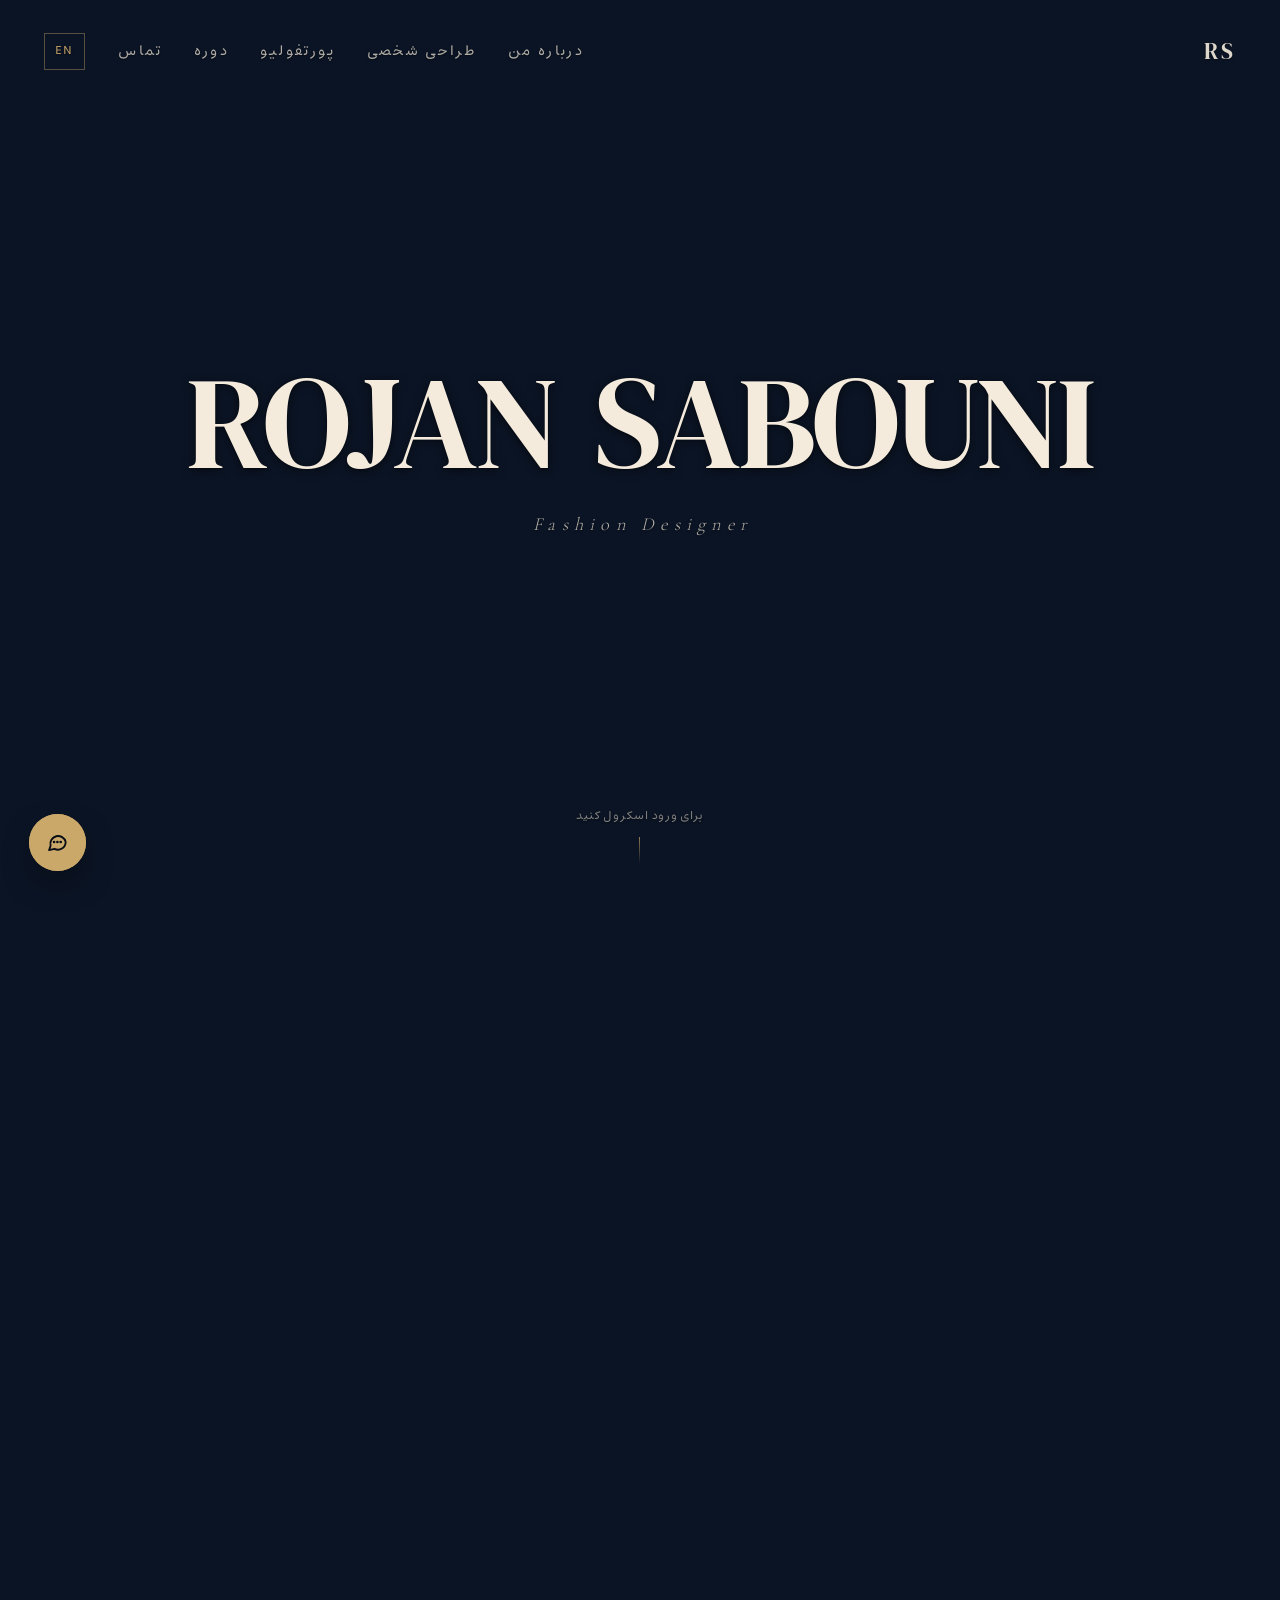
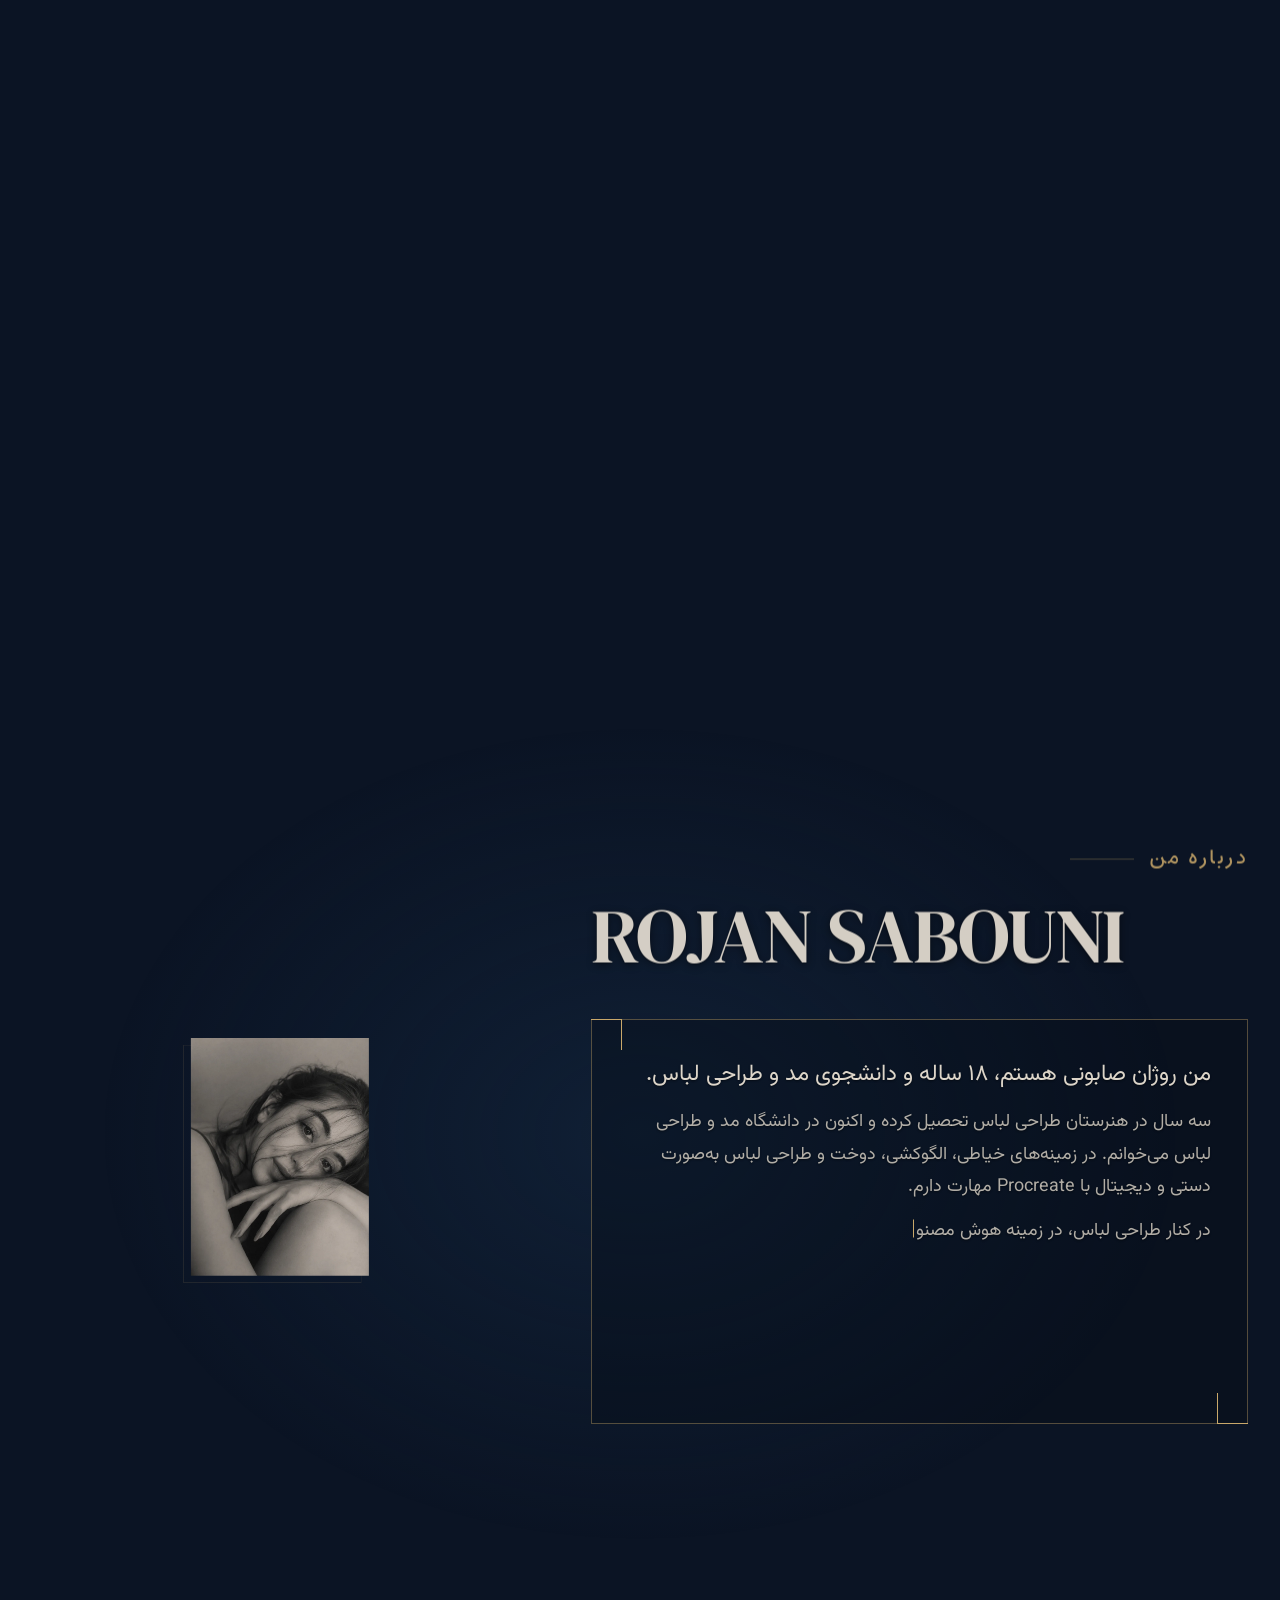
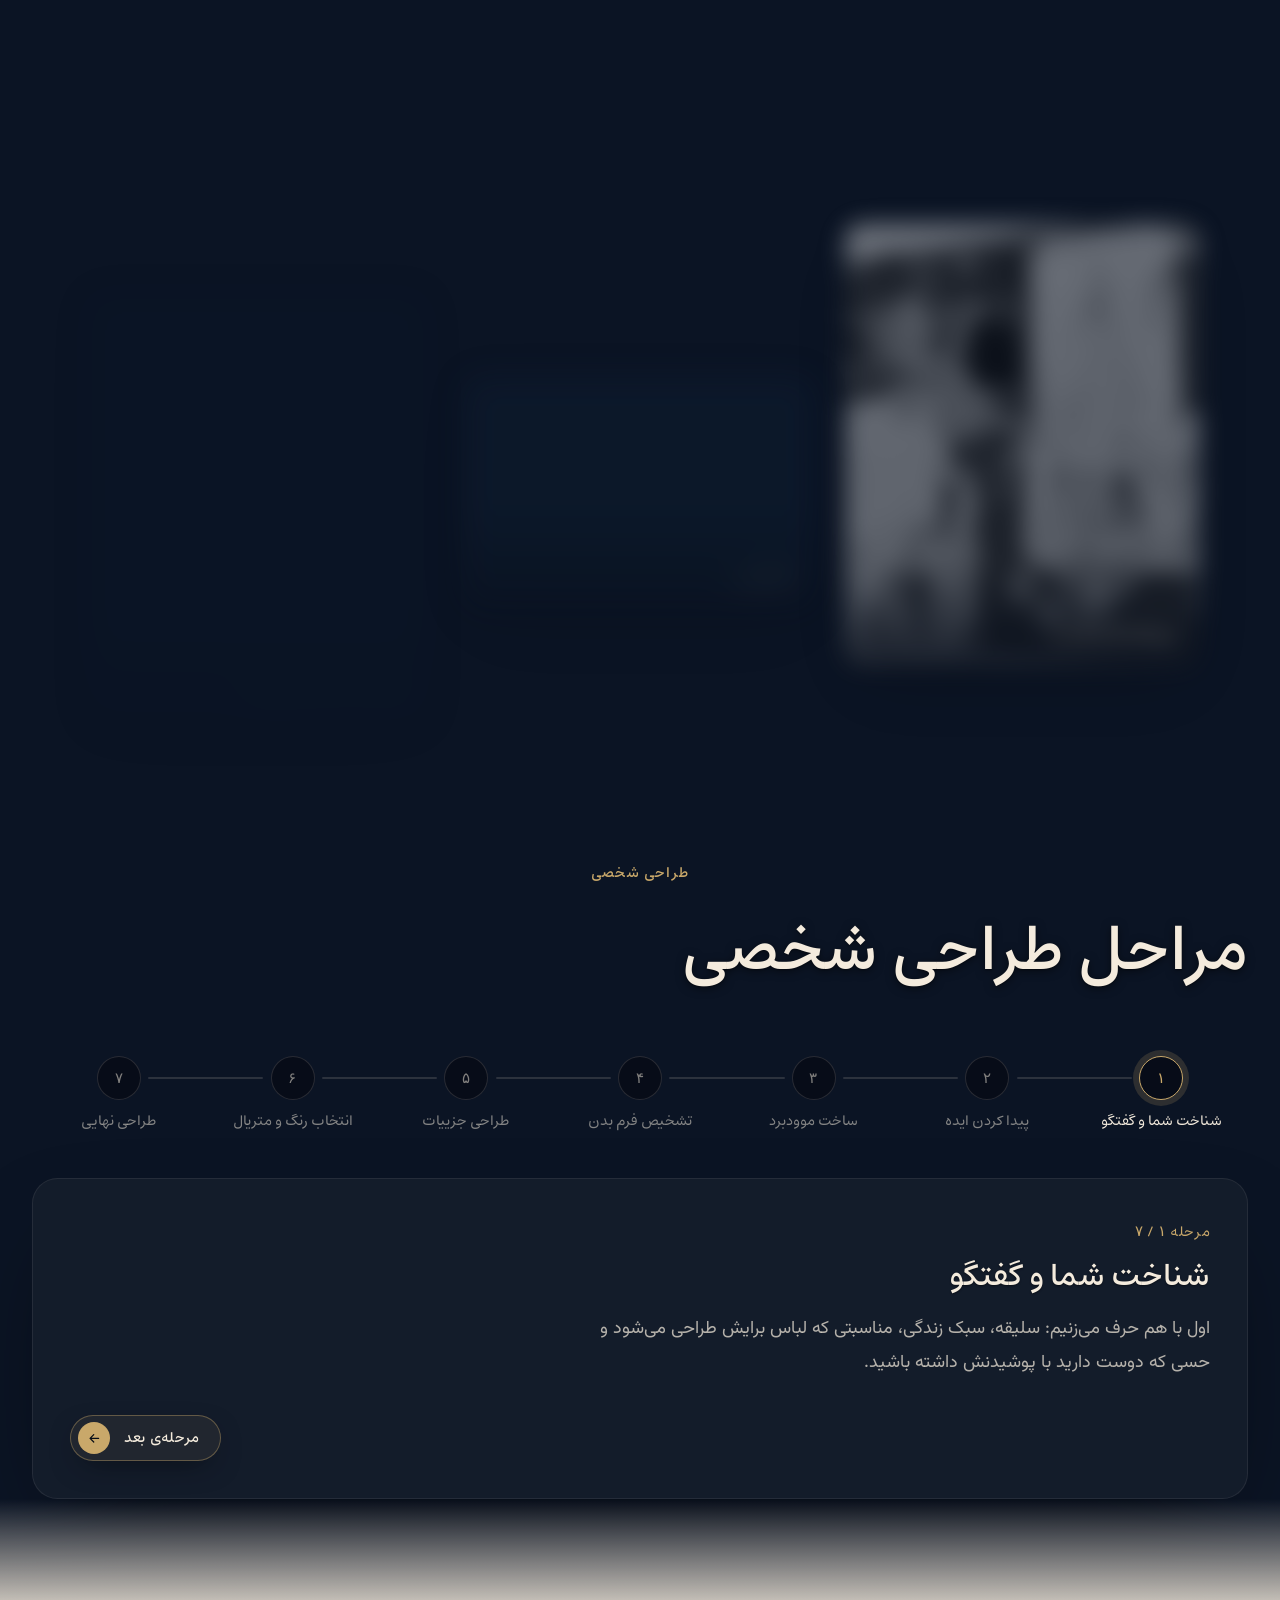
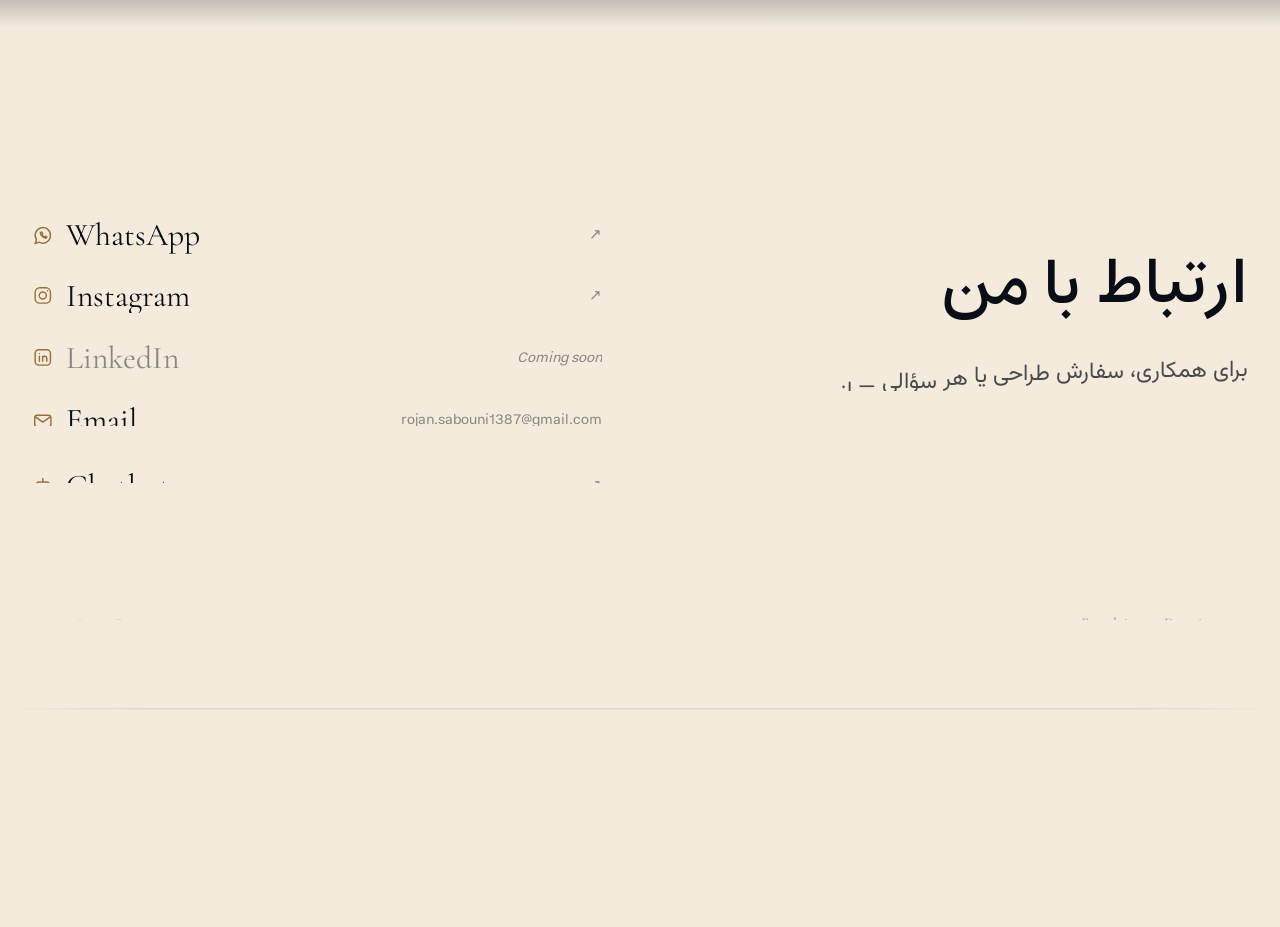
<file: index.html>
<!DOCTYPE html><html lang="fa" dir="rtl" class="no-js"> <head><meta charset="utf-8"><meta name="viewport" content="width=device-width, initial-scale=1"><title>روژان صابونی — طراح لباس</title><meta name="description" content="پورتفولیوی شخصی روژان صابونی، طراح لباس. طراحی دستی و دیجیتال، الگوسازی، دوخت، و تلفیق هوش مصنوعی با طراحی لباس."><meta name="theme-color" content="#0b1424"><meta name="color-scheme" content="dark"><link rel="icon" href="/favicon.svg" type="image/svg+xml"><meta property="og:title" content="روژان صابونی — طراح لباس"><meta property="og:description" content="پورتفولیوی شخصی روژان صابونی، طراح لباس. طراحی دستی و دیجیتال، الگوسازی، دوخت، و تلفیق هوش مصنوعی با طراحی لباس."><meta property="og:type" content="website"><meta property="og:locale" content="fa_IR"><link rel="alternate" hreflang="fa" href="/"><link rel="alternate" hreflang="en" href="/en/"><script>
      // پیش از رنگ‌آمیزی اجرا می‌شود تا حالت بدون‌جاوااسکریپت پرشی نداشته باشد
      document.documentElement.classList.remove('no-js');
    </script><link rel="stylesheet" href="/_astro/consult.D8MBUDCA.css">
<link rel="stylesheet" href="/_astro/index.CSEawr52.css"></head> <body>  <div class="atmosphere" data-atmosphere aria-hidden="true"> <div class="atmosphere__layer atmosphere__layer--1"></div> <div class="atmosphere__layer atmosphere__layer--deep"></div> </div> <a class="skip-link" href="#main">رفتن به محتوای اصلی</a> <header class="nav" data-astro-cid-dmqpwcec> <a class="nav__mark latin" href="/" aria-label="Rojan Sabouni" data-astro-cid-dmqpwcec>RS</a> <button class="nav__toggle" type="button" aria-expanded="false" aria-controls="nav-menu" data-astro-cid-dmqpwcec> <span class="nav__toggle-label" data-astro-cid-dmqpwcec>منو</span> <span class="nav__toggle-bars" aria-hidden="true" data-astro-cid-dmqpwcec><i data-astro-cid-dmqpwcec></i><i data-astro-cid-dmqpwcec></i></span> </button> <nav id="nav-menu" class="nav__menu" aria-label="منو" data-astro-cid-dmqpwcec> <ul class="nav__list" data-astro-cid-dmqpwcec> <li data-astro-cid-dmqpwcec><a class="nav__link" href="#about" data-astro-cid-dmqpwcec>درباره من</a></li><li data-astro-cid-dmqpwcec><a class="nav__link" href="#process" data-astro-cid-dmqpwcec>طراحی شخصی</a></li><li data-astro-cid-dmqpwcec><a class="nav__link" href="#portfolio" data-astro-cid-dmqpwcec>پورتفولیو</a></li><li data-astro-cid-dmqpwcec><a class="nav__link" href="/course/" data-astro-cid-dmqpwcec>دوره</a></li><li data-astro-cid-dmqpwcec><a class="nav__link" href="#contact" data-astro-cid-dmqpwcec>تماس</a></li> </ul> <a class="nav__lang" href="/en/" lang="en" title="Switch to English" data-astro-cid-dmqpwcec> EN </a> </nav> </header>  <script type="module">const n=document.querySelector(".nav__toggle"),o=document.querySelector(".nav__menu");if(n&&o){const t=e=>{n.setAttribute("aria-expanded",String(e)),o.classList.toggle("is-open",e),document.querySelector(".nav")?.classList.toggle("nav--menu-open",e),document.body.style.overflow=e?"hidden":""};n.addEventListener("click",()=>{t(n.getAttribute("aria-expanded")!=="true")}),o.querySelectorAll("a").forEach(e=>{e.addEventListener("click",()=>t(!1))}),document.addEventListener("keydown",e=>{e.key==="Escape"&&t(!1)})}const c=document.querySelector(".nav"),r=document.querySelector("[data-contact]");c&&r&&"IntersectionObserver"in window&&new IntersectionObserver(([e])=>c.classList.toggle("nav--on-light",e.isIntersecting),{rootMargin:"0px 0px -92% 0px"}).observe(r);</script> <main id="main">  <section class="hero" id="hero" data-hero data-astro-cid-anhloy43> <div class="hero__stage" data-astro-cid-anhloy43> <!-- تصویر full-bleed پشت پنل‌ها --> <div class="hero__media" data-astro-cid-anhloy43> <img src="/images/hero-landing.webp" alt="مانکن خیاطی با متر دوخت آویزان روی آن، در فضایی با نور طبیعی و پرده‌های سفید و سرمه‌ای؛ در پس‌زمینه زنی با لباس مشکی در حال رد شدن" width="1672" height="941" fetchpriority="high" decoding="async" data-astro-cid-anhloy43> </div> <!-- دو پنل مات که در مرکز به هم می‌رسند و مثل دو در باز می‌شوند --> <div class="hero__panel hero__panel--start" aria-hidden="true" data-astro-cid-anhloy43></div> <div class="hero__panel hero__panel--end" aria-hidden="true" data-astro-cid-anhloy43></div> <!-- وردمارک بالای پنل‌ها --> <div class="hero__title" data-astro-cid-anhloy43> <h1 class="hero__wordmark latin" data-astro-cid-anhloy43> <span class="hero__word" data-hero-word="start" data-astro-cid-anhloy43>ROJAN</span> <span class="hero__word" data-hero-word="end" data-astro-cid-anhloy43>SABOUNI</span> </h1> <p class="hero__role latin" data-astro-cid-anhloy43>Fashion Designer</p> </div> <p class="hero__scroll" aria-hidden="true" data-astro-cid-anhloy43> <span data-astro-cid-anhloy43>برای ورود اسکرول کنید</span> </p> </div> </section>  <section class="about section depth-glow" id="about" data-about data-astro-cid-zsov6f23> <div class="shell about__grid" data-astro-cid-zsov6f23> <!-- پرتره — چپ در دسکتاپ، ۴۲٪ عرض بخش --> <figure class="about__figure" data-reveal data-about-figure data-astro-cid-zsov6f23> <img src="/images/about-me.webp" alt="پرتره‌ی نزدیک روژان صابونی با نور ملایم، سر تکیه‌داده و موها در صورت" width="1086" height="1448" loading="lazy" decoding="async" data-astro-cid-zsov6f23> </figure> <div class="about__body" data-astro-cid-zsov6f23> <p class="kicker about__kicker" data-fade data-astro-cid-zsov6f23>درباره من</p> <!-- اسم در هر دو زبان انگلیسی می‌ماند — قانون ۳٫۲ --> <h2 class="about__name latin" data-fade data-astro-cid-zsov6f23>ROJAN SABOUNI</h2> <div class="about__frame" data-astro-cid-zsov6f23> <div class="about__text" data-about-text data-astro-cid-zsov6f23> <p class="about__para" data-about-para data-astro-cid-zsov6f23>من روژان صابونی هستم، ۱۸ ساله و دانشجوی مد و طراحی لباس.</p><p class="about__para" data-about-para data-astro-cid-zsov6f23>سه سال در هنرستان طراحی لباس تحصیل کرده و اکنون در دانشگاه مد و طراحی لباس می‌خوانم. در زمینه‌های خیاطی، الگوکشی، دوخت و طراحی لباس به‌صورت دستی و دیجیتال با Procreate مهارت دارم.</p><p class="about__para" data-about-para data-astro-cid-zsov6f23>در کنار طراحی لباس، در زمینه هوش مصنوعی آموزش دیده‌ام و به‌صورت عملی با آن کار می‌کنم و دارای مدرک بین‌المللی در این حوزه هستم. همچنین به تلفیق خلاقانه‌ی طراحی لباس و هوش مصنوعی برای خلق ایده‌های جدید علاقه‌مندم.</p><p class="about__para" data-about-para data-astro-cid-zsov6f23>هدف من، خلق ایده‌هایی تازه در طراحی لباس و تبدیل آن‌ها به آثاری است که هویت و نگاه شخصی من را نشان می‌دهند.</p> </div> </div> </div> </div> </section>  <section class="xp" id="expertise" data-expertise data-astro-cid-vd2c6lga> <div class="xp__stage" data-xp-stage data-astro-cid-vd2c6lga> <canvas class="xp__canvas" data-xp-canvas aria-hidden="true" data-astro-cid-vd2c6lga></canvas> <div class="xp__scrim" data-xp-scrim aria-hidden="true" data-astro-cid-vd2c6lga></div> <div class="xp__overlay" data-astro-cid-vd2c6lga> <header class="xp__head" data-astro-cid-vd2c6lga> <p class="kicker xp__kicker" data-xp-kicker data-astro-cid-vd2c6lga>تخصص‌ها</p> <h2 class="xp__title latin" aria-label="Expertise" data-astro-cid-vd2c6lga> <span class="xp__c" aria-hidden="true" data-astro-cid-vd2c6lga><span class="xp__ci" data-astro-cid-vd2c6lga>E</span></span><span class="xp__c" aria-hidden="true" data-astro-cid-vd2c6lga><span class="xp__ci" data-astro-cid-vd2c6lga>x</span></span><span class="xp__c" aria-hidden="true" data-astro-cid-vd2c6lga><span class="xp__ci" data-astro-cid-vd2c6lga>p</span></span><span class="xp__c" aria-hidden="true" data-astro-cid-vd2c6lga><span class="xp__ci" data-astro-cid-vd2c6lga>e</span></span><span class="xp__c" aria-hidden="true" data-astro-cid-vd2c6lga><span class="xp__ci" data-astro-cid-vd2c6lga>r</span></span><span class="xp__c" aria-hidden="true" data-astro-cid-vd2c6lga><span class="xp__ci" data-astro-cid-vd2c6lga>t</span></span><span class="xp__c" aria-hidden="true" data-astro-cid-vd2c6lga><span class="xp__ci" data-astro-cid-vd2c6lga>i</span></span><span class="xp__c" aria-hidden="true" data-astro-cid-vd2c6lga><span class="xp__ci" data-astro-cid-vd2c6lga>s</span></span><span class="xp__c" aria-hidden="true" data-astro-cid-vd2c6lga><span class="xp__ci" data-astro-cid-vd2c6lga>e</span></span> </h2> </header> <ol class="xp__list" data-astro-cid-vd2c6lga> <li class="xp__item" data-xp-item data-astro-cid-vd2c6lga> <figure class="xp__media" data-astro-cid-vd2c6lga> <img src="/images/portfolio/hand-digital-cover.webp" alt="دستی که با مداد طرح یک لباس بلند را روی کاغذ می‌کشد" loading="lazy" decoding="async" data-astro-cid-vd2c6lga> </figure> <span class="xp__nwrap" data-astro-cid-vd2c6lga><span class="xp__n num" data-astro-cid-vd2c6lga>01</span></span> <span class="xp__label" data-astro-cid-vd2c6lga> <span class="xp__w" data-astro-cid-vd2c6lga><span class="xp__wi" data-astro-cid-vd2c6lga>طراحی</span></span> <span class="xp__w" data-astro-cid-vd2c6lga><span class="xp__wi" data-astro-cid-vd2c6lga>لباس</span></span> <span class="xp__w" data-astro-cid-vd2c6lga><span class="xp__wi" data-astro-cid-vd2c6lga>دستی</span></span> <span class="xp__w" data-astro-cid-vd2c6lga><span class="xp__wi" data-astro-cid-vd2c6lga>و</span></span> <span class="xp__w" data-astro-cid-vd2c6lga><span class="xp__wi" data-astro-cid-vd2c6lga>دیجیتال</span></span> </span> </li><li class="xp__item xp__item--lead" data-xp-item data-astro-cid-vd2c6lga> <figure class="xp__media" data-astro-cid-vd2c6lga> <img src="/images/hero-landing.webp" alt="مانکن خیاطی در نور پنجره" loading="lazy" decoding="async" data-astro-cid-vd2c6lga> </figure> <span class="xp__nwrap" data-astro-cid-vd2c6lga><span class="xp__n num" data-astro-cid-vd2c6lga>02</span></span> <span class="xp__label" data-astro-cid-vd2c6lga> <span class="xp__w" data-astro-cid-vd2c6lga><span class="xp__wi" data-astro-cid-vd2c6lga>هوش</span></span> <span class="xp__w" data-astro-cid-vd2c6lga><span class="xp__wi" data-astro-cid-vd2c6lga>مصنوعی</span></span> <span class="xp__w" data-astro-cid-vd2c6lga><span class="xp__wi" data-astro-cid-vd2c6lga>و</span></span> <span class="xp__w" data-astro-cid-vd2c6lga><span class="xp__wi" data-astro-cid-vd2c6lga>طراحی</span></span> <span class="xp__w" data-astro-cid-vd2c6lga><span class="xp__wi" data-astro-cid-vd2c6lga>لباس</span></span> </span> </li><li class="xp__item" data-xp-item data-astro-cid-vd2c6lga> <figure class="xp__media" data-astro-cid-vd2c6lga> <img src="/images/portfolio/collections-cover.webp" alt="میزی پر از طرح‌های مدادی لباس" loading="lazy" decoding="async" data-astro-cid-vd2c6lga> </figure> <span class="xp__nwrap" data-astro-cid-vd2c6lga><span class="xp__n num" data-astro-cid-vd2c6lga>03</span></span> <span class="xp__label" data-astro-cid-vd2c6lga> <span class="xp__w" data-astro-cid-vd2c6lga><span class="xp__wi" data-astro-cid-vd2c6lga>الگوسازی</span></span> <span class="xp__w" data-astro-cid-vd2c6lga><span class="xp__wi" data-astro-cid-vd2c6lga>و</span></span> <span class="xp__w" data-astro-cid-vd2c6lga><span class="xp__wi" data-astro-cid-vd2c6lga>متد</span></span> <span class="xp__w" data-astro-cid-vd2c6lga><span class="xp__wi" data-astro-cid-vd2c6lga>الگوی</span></span> <span class="xp__w" data-astro-cid-vd2c6lga><span class="xp__wi" data-astro-cid-vd2c6lga>مولر</span></span> </span> </li><li class="xp__item" data-xp-item data-astro-cid-vd2c6lga> <figure class="xp__media" data-astro-cid-vd2c6lga> <img src="/images/personal-design-process.webp" alt="لباسی در حال شکل گرفتن روی مانکن" loading="lazy" decoding="async" data-astro-cid-vd2c6lga> </figure> <span class="xp__nwrap" data-astro-cid-vd2c6lga><span class="xp__n num" data-astro-cid-vd2c6lga>04</span></span> <span class="xp__label" data-astro-cid-vd2c6lga> <span class="xp__w" data-astro-cid-vd2c6lga><span class="xp__wi" data-astro-cid-vd2c6lga>دوخت</span></span> <span class="xp__w" data-astro-cid-vd2c6lga><span class="xp__wi" data-astro-cid-vd2c6lga>و</span></span> <span class="xp__w" data-astro-cid-vd2c6lga><span class="xp__wi" data-astro-cid-vd2c6lga>ساخت</span></span> <span class="xp__w" data-astro-cid-vd2c6lga><span class="xp__wi" data-astro-cid-vd2c6lga>لباس</span></span> </span> </li><li class="xp__item" data-xp-item data-astro-cid-vd2c6lga> <figure class="xp__media" data-astro-cid-vd2c6lga> <img src="/images/about-me.webp" alt="پرتره‌ی نزدیک با نور ملایم" loading="lazy" decoding="async" data-astro-cid-vd2c6lga> </figure> <span class="xp__nwrap" data-astro-cid-vd2c6lga><span class="xp__n num" data-astro-cid-vd2c6lga>05</span></span> <span class="xp__label" data-astro-cid-vd2c6lga> <span class="xp__w" data-astro-cid-vd2c6lga><span class="xp__wi" data-astro-cid-vd2c6lga>شناخت</span></span> <span class="xp__w" data-astro-cid-vd2c6lga><span class="xp__wi" data-astro-cid-vd2c6lga>و</span></span> <span class="xp__w" data-astro-cid-vd2c6lga><span class="xp__wi" data-astro-cid-vd2c6lga>تحلیل</span></span> <span class="xp__w" data-astro-cid-vd2c6lga><span class="xp__wi" data-astro-cid-vd2c6lga>فرم</span></span> <span class="xp__w" data-astro-cid-vd2c6lga><span class="xp__wi" data-astro-cid-vd2c6lga>بدن</span></span> </span> </li><li class="xp__item" data-xp-item data-astro-cid-vd2c6lga> <figure class="xp__media" data-astro-cid-vd2c6lga> <img src="/images/portfolio/personal-projects-cover.webp" alt="بورد الهام با نمونه‌های تور و مروارید" loading="lazy" decoding="async" data-astro-cid-vd2c6lga> </figure> <span class="xp__nwrap" data-astro-cid-vd2c6lga><span class="xp__n num" data-astro-cid-vd2c6lga>06</span></span> <span class="xp__label" data-astro-cid-vd2c6lga> <span class="xp__w" data-astro-cid-vd2c6lga><span class="xp__wi" data-astro-cid-vd2c6lga>تئوری</span></span> <span class="xp__w" data-astro-cid-vd2c6lga><span class="xp__wi" data-astro-cid-vd2c6lga>رنگ</span></span> <span class="xp__w" data-astro-cid-vd2c6lga><span class="xp__wi" data-astro-cid-vd2c6lga>و</span></span> <span class="xp__w" data-astro-cid-vd2c6lga><span class="xp__wi" data-astro-cid-vd2c6lga>آنالیز</span></span> <span class="xp__w" data-astro-cid-vd2c6lga><span class="xp__wi" data-astro-cid-vd2c6lga>رنگ</span></span> </span> </li> </ol> </div> </div> </section>  <section class="pf" id="portfolio" data-portfolio data-astro-cid-7kp4msfm> <header class="pf__head" data-astro-cid-7kp4msfm> <!-- کلمه در هر دو زبان انگلیسی می‌ماند --> <h2 class="pf__word latin" aria-label="PORTFOLIO" data-pf-word data-astro-cid-7kp4msfm> <span class="pf__ch" aria-hidden="true" data-astro-cid-7kp4msfm><span class="pf__chi" data-astro-cid-7kp4msfm>P</span></span><span class="pf__ch" aria-hidden="true" data-astro-cid-7kp4msfm><span class="pf__chi" data-astro-cid-7kp4msfm>O</span></span><span class="pf__ch" aria-hidden="true" data-astro-cid-7kp4msfm><span class="pf__chi" data-astro-cid-7kp4msfm>R</span></span><span class="pf__ch" aria-hidden="true" data-astro-cid-7kp4msfm><span class="pf__chi" data-astro-cid-7kp4msfm>T</span></span><span class="pf__ch" aria-hidden="true" data-astro-cid-7kp4msfm><span class="pf__chi" data-astro-cid-7kp4msfm>F</span></span><span class="pf__ch" aria-hidden="true" data-astro-cid-7kp4msfm><span class="pf__chi" data-astro-cid-7kp4msfm>O</span></span><span class="pf__ch" aria-hidden="true" data-astro-cid-7kp4msfm><span class="pf__chi" data-astro-cid-7kp4msfm>L</span></span><span class="pf__ch" aria-hidden="true" data-astro-cid-7kp4msfm><span class="pf__chi" data-astro-cid-7kp4msfm>I</span></span><span class="pf__ch" aria-hidden="true" data-astro-cid-7kp4msfm><span class="pf__chi" data-astro-cid-7kp4msfm>O</span></span> </h2> <p class="pf__intro" data-pf-intro data-astro-cid-7kp4msfm>سه مسیر کاری — روی هرکدام کلیک کن.</p> </header> <!-- چیدمان ماسونری: هر باکس نسبتِ واقعیِ عکسِ خودش را دارد --> <ul class="pf__grid" data-astro-cid-7kp4msfm> <li class="pf__item" data-pf-item data-astro-cid-7kp4msfm> <a class="pf__card" href="/portfolio/personal-projects/" style="--ratio:1200 / 1500" data-pf-card data-astro-cid-7kp4msfm> <img src="/images/portfolio/personal-projects-cover.webp" alt="بورد الهام سیاه‌وسفید از طرح‌های لباس عروس، همراه با نمونه‌های تور و پاپیون مرواریددوزی‌شده" width="1200" height="1500" loading="lazy" decoding="async" data-astro-cid-7kp4msfm> <span class="pf__tint" aria-hidden="true" data-astro-cid-7kp4msfm></span> <span class="pf__meta" data-astro-cid-7kp4msfm> <span class="pf__label" data-astro-cid-7kp4msfm>پروژه‌های شخصی</span> </span> </a> </li><li class="pf__item" data-pf-item data-astro-cid-7kp4msfm> <a class="pf__card" href="/portfolio/collections/" style="--ratio:1200 / 800" data-pf-card data-astro-cid-7kp4msfm> <img src="/images/portfolio/collections-cover.webp" alt="میزی پر از طرح‌های مدادی پراکنده‌ی لباس، همراه با یک دفترچه اسکیس" width="1200" height="800" loading="lazy" decoding="async" data-astro-cid-7kp4msfm> <span class="pf__tint" aria-hidden="true" data-astro-cid-7kp4msfm></span> <span class="pf__meta" data-astro-cid-7kp4msfm> <span class="pf__label" data-astro-cid-7kp4msfm>کالکشن</span> </span> </a> </li><li class="pf__item" data-pf-item data-astro-cid-7kp4msfm> <a class="pf__card" href="/portfolio/hand-digital/" style="--ratio:1200 / 1500" data-pf-card data-astro-cid-7kp4msfm> <img src="/images/portfolio/hand-digital-cover.webp" alt="نمای نزدیک از دستی که با مداد طرح یک لباس بلند را روی کاغذ سفید می‌کشد" width="1200" height="1500" loading="lazy" decoding="async" data-astro-cid-7kp4msfm> <span class="pf__tint" aria-hidden="true" data-astro-cid-7kp4msfm></span> <span class="pf__meta" data-astro-cid-7kp4msfm> <span class="pf__label" data-astro-cid-7kp4msfm>طراحی دستی و دیجیتال</span> </span> </a> </li> </ul> </section>  <section class="pr" id="process" data-process data-astro-cid-gto3gzpn> <div class="pr__inner" data-astro-cid-gto3gzpn> <header class="pr__head" data-astro-cid-gto3gzpn> <p class="kicker pr__kicker" data-astro-cid-gto3gzpn>طراحی شخصی</p> <h2 class="pr__title" data-astro-cid-gto3gzpn>مراحل طراحی شخصی</h2> </header> <!-- استپر: هر مرحله یک دکمه و یک کارتِ متن. ترتیبِ DOM همان ترتیبِ خواندن
         روی گوشی است (مرحله، متنش، مرحله‌ی بعد…)؛ روی لپ‌تاپ CSS دکمه‌ها را در
         یک ردیف افقی می‌چیند و همه‌ی کارت‌ها را در یک خانه‌ی مشترک زیرشان. --> <div class="st" data-stepper data-astro-cid-gto3gzpn> <div class="st__grid" data-astro-cid-gto3gzpn>  <button class="st__tab" type="button" id="st-tab-1" aria-controls="st-panel-1" style="--i:1" data-step-tab data-astro-cid-gto3gzpn> <span class="st__dot" aria-hidden="true" data-astro-cid-gto3gzpn> <span class="st__n num" data-astro-cid-gto3gzpn>۱</span> <svg class="st__check" viewBox="0 0 24 24" fill="none" data-astro-cid-gto3gzpn> <path d="M5 12.5l4.3 4.3L19 7" stroke="currentColor" stroke-width="2.4" stroke-linecap="round" stroke-linejoin="round" data-astro-cid-gto3gzpn></path> </svg> </span> <span class="st__name" data-astro-cid-gto3gzpn>شناخت شما و گفتگو</span> </button> <div class="st__panel" id="st-panel-1" role="region" aria-labelledby="st-tab-1" data-step-panel data-astro-cid-gto3gzpn> <div class="st__card" data-astro-cid-gto3gzpn> <p class="st__eyebrow" data-astro-cid-gto3gzpn> مرحله <span class="num" data-astro-cid-gto3gzpn>۱</span> / <span class="num" data-astro-cid-gto3gzpn>۷</span> </p> <h3 class="st__heading" tabindex="-1" data-astro-cid-gto3gzpn>شناخت شما و گفتگو</h3> <p class="st__text" data-astro-cid-gto3gzpn>اول با هم حرف می‌زنیم: سلیقه، سبک زندگی، مناسبتی که لباس برایش طراحی می‌شود و حسی که دوست دارید با پوشیدنش داشته باشید.</p> <div class="st__nav" data-astro-cid-gto3gzpn>  <button class="cta cta--sm st__next" type="button" data-step-go="next" data-astro-cid-gto3gzpn="true"><span class="cta__label">مرحله‌ی بعد</span><span class="cta__icon" aria-hidden="true"><svg viewBox="0 0 24 24" fill="none"><path d="M5 12h14M13 6l6 6-6 6" stroke="currentColor" stroke-width="2" stroke-linecap="round" stroke-linejoin="round"></path></svg></span></button> </div> </div> </div>  <button class="st__tab" type="button" id="st-tab-2" aria-controls="st-panel-2" style="--i:2" data-step-tab data-astro-cid-gto3gzpn> <span class="st__dot" aria-hidden="true" data-astro-cid-gto3gzpn> <span class="st__n num" data-astro-cid-gto3gzpn>۲</span> <svg class="st__check" viewBox="0 0 24 24" fill="none" data-astro-cid-gto3gzpn> <path d="M5 12.5l4.3 4.3L19 7" stroke="currentColor" stroke-width="2.4" stroke-linecap="round" stroke-linejoin="round" data-astro-cid-gto3gzpn></path> </svg> </span> <span class="st__name" data-astro-cid-gto3gzpn>پیدا کردن ایده</span> </button> <div class="st__panel" id="st-panel-2" role="region" aria-labelledby="st-tab-2" data-step-panel data-astro-cid-gto3gzpn> <div class="st__card" data-astro-cid-gto3gzpn> <p class="st__eyebrow" data-astro-cid-gto3gzpn> مرحله <span class="num" data-astro-cid-gto3gzpn>۲</span> / <span class="num" data-astro-cid-gto3gzpn>۷</span> </p> <h3 class="st__heading" tabindex="-1" data-astro-cid-gto3gzpn>پیدا کردن ایده</h3> <p class="st__text" data-astro-cid-gto3gzpn>از دل همان گفتگو چند مسیر ایده شکل می‌گیرد و با هم یکی را انتخاب می‌کنیم که دقیقاً شبیه خودتان باشد.</p> <div class="st__nav" data-astro-cid-gto3gzpn> <button class="st__back" type="button" data-step-go="prev" data-astro-cid-gto3gzpn>قبلی</button> <button class="cta cta--sm st__next" type="button" data-step-go="next" data-astro-cid-gto3gzpn="true"><span class="cta__label">مرحله‌ی بعد</span><span class="cta__icon" aria-hidden="true"><svg viewBox="0 0 24 24" fill="none"><path d="M5 12h14M13 6l6 6-6 6" stroke="currentColor" stroke-width="2" stroke-linecap="round" stroke-linejoin="round"></path></svg></span></button> </div> </div> </div>  <button class="st__tab" type="button" id="st-tab-3" aria-controls="st-panel-3" style="--i:3" data-step-tab data-astro-cid-gto3gzpn> <span class="st__dot" aria-hidden="true" data-astro-cid-gto3gzpn> <span class="st__n num" data-astro-cid-gto3gzpn>۳</span> <svg class="st__check" viewBox="0 0 24 24" fill="none" data-astro-cid-gto3gzpn> <path d="M5 12.5l4.3 4.3L19 7" stroke="currentColor" stroke-width="2.4" stroke-linecap="round" stroke-linejoin="round" data-astro-cid-gto3gzpn></path> </svg> </span> <span class="st__name" data-astro-cid-gto3gzpn>ساخت موودبرد</span> </button> <div class="st__panel" id="st-panel-3" role="region" aria-labelledby="st-tab-3" data-step-panel data-astro-cid-gto3gzpn> <div class="st__card" data-astro-cid-gto3gzpn> <p class="st__eyebrow" data-astro-cid-gto3gzpn> مرحله <span class="num" data-astro-cid-gto3gzpn>۳</span> / <span class="num" data-astro-cid-gto3gzpn>۷</span> </p> <h3 class="st__heading" tabindex="-1" data-astro-cid-gto3gzpn>ساخت موودبرد</h3> <p class="st__text" data-astro-cid-gto3gzpn>تصویرها، بافت‌ها و رنگ‌های الهام را کنار هم می‌گذارم تا حال‌وهوای طرح، پیش از کشیدنِ اولین خط، روشن باشد.</p> <div class="st__nav" data-astro-cid-gto3gzpn> <button class="st__back" type="button" data-step-go="prev" data-astro-cid-gto3gzpn>قبلی</button> <button class="cta cta--sm st__next" type="button" data-step-go="next" data-astro-cid-gto3gzpn="true"><span class="cta__label">مرحله‌ی بعد</span><span class="cta__icon" aria-hidden="true"><svg viewBox="0 0 24 24" fill="none"><path d="M5 12h14M13 6l6 6-6 6" stroke="currentColor" stroke-width="2" stroke-linecap="round" stroke-linejoin="round"></path></svg></span></button> </div> </div> </div>  <button class="st__tab" type="button" id="st-tab-4" aria-controls="st-panel-4" style="--i:4" data-step-tab data-astro-cid-gto3gzpn> <span class="st__dot" aria-hidden="true" data-astro-cid-gto3gzpn> <span class="st__n num" data-astro-cid-gto3gzpn>۴</span> <svg class="st__check" viewBox="0 0 24 24" fill="none" data-astro-cid-gto3gzpn> <path d="M5 12.5l4.3 4.3L19 7" stroke="currentColor" stroke-width="2.4" stroke-linecap="round" stroke-linejoin="round" data-astro-cid-gto3gzpn></path> </svg> </span> <span class="st__name" data-astro-cid-gto3gzpn>تشخیص فرم بدن</span> </button> <div class="st__panel" id="st-panel-4" role="region" aria-labelledby="st-tab-4" data-step-panel data-astro-cid-gto3gzpn> <div class="st__card" data-astro-cid-gto3gzpn> <p class="st__eyebrow" data-astro-cid-gto3gzpn> مرحله <span class="num" data-astro-cid-gto3gzpn>۴</span> / <span class="num" data-astro-cid-gto3gzpn>۷</span> </p> <h3 class="st__heading" tabindex="-1" data-astro-cid-gto3gzpn>تشخیص فرم بدن</h3> <p class="st__text" data-astro-cid-gto3gzpn>فرم بدن را بررسی می‌کنم تا برش‌ها، خط‌ها و تناسب‌ها طوری انتخاب شوند که به بهترین شکل روی شما بنشینند.</p> <div class="st__nav" data-astro-cid-gto3gzpn> <button class="st__back" type="button" data-step-go="prev" data-astro-cid-gto3gzpn>قبلی</button> <button class="cta cta--sm st__next" type="button" data-step-go="next" data-astro-cid-gto3gzpn="true"><span class="cta__label">مرحله‌ی بعد</span><span class="cta__icon" aria-hidden="true"><svg viewBox="0 0 24 24" fill="none"><path d="M5 12h14M13 6l6 6-6 6" stroke="currentColor" stroke-width="2" stroke-linecap="round" stroke-linejoin="round"></path></svg></span></button> </div> </div> </div>  <button class="st__tab" type="button" id="st-tab-5" aria-controls="st-panel-5" style="--i:5" data-step-tab data-astro-cid-gto3gzpn> <span class="st__dot" aria-hidden="true" data-astro-cid-gto3gzpn> <span class="st__n num" data-astro-cid-gto3gzpn>۵</span> <svg class="st__check" viewBox="0 0 24 24" fill="none" data-astro-cid-gto3gzpn> <path d="M5 12.5l4.3 4.3L19 7" stroke="currentColor" stroke-width="2.4" stroke-linecap="round" stroke-linejoin="round" data-astro-cid-gto3gzpn></path> </svg> </span> <span class="st__name" data-astro-cid-gto3gzpn>طراحی جزییات</span> </button> <div class="st__panel" id="st-panel-5" role="region" aria-labelledby="st-tab-5" data-step-panel data-astro-cid-gto3gzpn> <div class="st__card" data-astro-cid-gto3gzpn> <p class="st__eyebrow" data-astro-cid-gto3gzpn> مرحله <span class="num" data-astro-cid-gto3gzpn>۵</span> / <span class="num" data-astro-cid-gto3gzpn>۷</span> </p> <h3 class="st__heading" tabindex="-1" data-astro-cid-gto3gzpn>طراحی جزییات</h3> <p class="st__text" data-astro-cid-gto3gzpn>یقه، آستین، دوخت‌ها و تزیینات یکی‌یکی طراحی می‌شوند؛ جزییات است که یک لباس را مالِ خودِ شما می‌کند.</p> <div class="st__nav" data-astro-cid-gto3gzpn> <button class="st__back" type="button" data-step-go="prev" data-astro-cid-gto3gzpn>قبلی</button> <button class="cta cta--sm st__next" type="button" data-step-go="next" data-astro-cid-gto3gzpn="true"><span class="cta__label">مرحله‌ی بعد</span><span class="cta__icon" aria-hidden="true"><svg viewBox="0 0 24 24" fill="none"><path d="M5 12h14M13 6l6 6-6 6" stroke="currentColor" stroke-width="2" stroke-linecap="round" stroke-linejoin="round"></path></svg></span></button> </div> </div> </div>  <button class="st__tab" type="button" id="st-tab-6" aria-controls="st-panel-6" style="--i:6" data-step-tab data-astro-cid-gto3gzpn> <span class="st__dot" aria-hidden="true" data-astro-cid-gto3gzpn> <span class="st__n num" data-astro-cid-gto3gzpn>۶</span> <svg class="st__check" viewBox="0 0 24 24" fill="none" data-astro-cid-gto3gzpn> <path d="M5 12.5l4.3 4.3L19 7" stroke="currentColor" stroke-width="2.4" stroke-linecap="round" stroke-linejoin="round" data-astro-cid-gto3gzpn></path> </svg> </span> <span class="st__name" data-astro-cid-gto3gzpn>انتخاب رنگ و متریال</span> </button> <div class="st__panel" id="st-panel-6" role="region" aria-labelledby="st-tab-6" data-step-panel data-astro-cid-gto3gzpn> <div class="st__card" data-astro-cid-gto3gzpn> <p class="st__eyebrow" data-astro-cid-gto3gzpn> مرحله <span class="num" data-astro-cid-gto3gzpn>۶</span> / <span class="num" data-astro-cid-gto3gzpn>۷</span> </p> <h3 class="st__heading" tabindex="-1" data-astro-cid-gto3gzpn>انتخاب رنگ و متریال</h3> <p class="st__text" data-astro-cid-gto3gzpn>رنگ و پارچه را بر اساس رنگ پوست، فصل و حسی که طرح باید منتقل کند، با هم انتخاب می‌کنیم.</p> <div class="st__nav" data-astro-cid-gto3gzpn> <button class="st__back" type="button" data-step-go="prev" data-astro-cid-gto3gzpn>قبلی</button> <button class="cta cta--sm st__next" type="button" data-step-go="next" data-astro-cid-gto3gzpn="true"><span class="cta__label">مرحله‌ی بعد</span><span class="cta__icon" aria-hidden="true"><svg viewBox="0 0 24 24" fill="none"><path d="M5 12h14M13 6l6 6-6 6" stroke="currentColor" stroke-width="2" stroke-linecap="round" stroke-linejoin="round"></path></svg></span></button> </div> </div> </div>  <button class="st__tab" type="button" id="st-tab-7" aria-controls="st-panel-7" style="--i:7" data-step-tab data-astro-cid-gto3gzpn> <span class="st__dot" aria-hidden="true" data-astro-cid-gto3gzpn> <span class="st__n num" data-astro-cid-gto3gzpn>۷</span> <svg class="st__check" viewBox="0 0 24 24" fill="none" data-astro-cid-gto3gzpn> <path d="M5 12.5l4.3 4.3L19 7" stroke="currentColor" stroke-width="2.4" stroke-linecap="round" stroke-linejoin="round" data-astro-cid-gto3gzpn></path> </svg> </span> <span class="st__name" data-astro-cid-gto3gzpn>طراحی نهایی</span> </button> <div class="st__panel" id="st-panel-7" role="region" aria-labelledby="st-tab-7" data-step-panel data-astro-cid-gto3gzpn> <div class="st__card" data-astro-cid-gto3gzpn> <p class="st__eyebrow" data-astro-cid-gto3gzpn> مرحله <span class="num" data-astro-cid-gto3gzpn>۷</span> / <span class="num" data-astro-cid-gto3gzpn>۷</span> </p> <h3 class="st__heading" tabindex="-1" data-astro-cid-gto3gzpn>طراحی نهایی</h3> <p class="st__text" data-astro-cid-gto3gzpn>همه‌چیز در یک طرحِ نهاییِ کامل جمع می‌شود — آماده برای دوخت.</p> <div class="st__nav" data-astro-cid-gto3gzpn> <button class="st__back" type="button" data-step-go="prev" data-astro-cid-gto3gzpn>قبلی</button> <div class="st__consult" data-astro-cid-gto3gzpn> <span class="st__consult-text" data-astro-cid-gto3gzpn>مشاوره برای طراحی</span>  <a class="cta cta--sm" href="/consult/" data-astro-cid-gto3gzpn="true"><span class="cta__label">شروع</span><span class="cta__icon" aria-hidden="true"><svg viewBox="0 0 24 24" fill="none"><path d="M5 12h14M13 6l6 6-6 6" stroke="currentColor" stroke-width="2" stroke-linecap="round" stroke-linejoin="round"></path></svg></span></a> </div> </div> </div> </div>  </div> </div> </div> </section>  <footer class="ct" id="contact" data-contact data-astro-cid-2w3kkqjp> <div class="ct__top shell" data-astro-cid-2w3kkqjp> <!-- ── تیتر و جمله‌ی زیرش ── --> <header class="ct__head" data-astro-cid-2w3kkqjp> <h2 class="ct__title" data-astro-cid-2w3kkqjp> <span class="rv" data-astro-cid-2w3kkqjp><span class="rv__i" data-astro-cid-2w3kkqjp>ارتباط</span></span> <span class="rv" data-astro-cid-2w3kkqjp><span class="rv__i" data-astro-cid-2w3kkqjp>با</span></span> <span class="rv" data-astro-cid-2w3kkqjp><span class="rv__i" data-astro-cid-2w3kkqjp>من</span></span> </h2> <p class="ct__intro" data-astro-cid-2w3kkqjp> <span class="rv" data-astro-cid-2w3kkqjp><span class="rv__i" data-astro-cid-2w3kkqjp>برای</span></span> <span class="rv" data-astro-cid-2w3kkqjp><span class="rv__i" data-astro-cid-2w3kkqjp>همکاری،</span></span> <span class="rv" data-astro-cid-2w3kkqjp><span class="rv__i" data-astro-cid-2w3kkqjp>سفارش</span></span> <span class="rv" data-astro-cid-2w3kkqjp><span class="rv__i" data-astro-cid-2w3kkqjp>طراحی</span></span> <span class="rv" data-astro-cid-2w3kkqjp><span class="rv__i" data-astro-cid-2w3kkqjp>یا</span></span> <span class="rv" data-astro-cid-2w3kkqjp><span class="rv__i" data-astro-cid-2w3kkqjp>هر</span></span> <span class="rv" data-astro-cid-2w3kkqjp><span class="rv__i" data-astro-cid-2w3kkqjp>سؤالی</span></span> <span class="rv" data-astro-cid-2w3kkqjp><span class="rv__i" data-astro-cid-2w3kkqjp>—</span></span> <span class="rv" data-astro-cid-2w3kkqjp><span class="rv__i" data-astro-cid-2w3kkqjp>از</span></span> <span class="rv" data-astro-cid-2w3kkqjp><span class="rv__i" data-astro-cid-2w3kkqjp>هر</span></span> <span class="rv" data-astro-cid-2w3kkqjp><span class="rv__i" data-astro-cid-2w3kkqjp>راهی</span></span> <span class="rv" data-astro-cid-2w3kkqjp><span class="rv__i" data-astro-cid-2w3kkqjp>که</span></span> <span class="rv" data-astro-cid-2w3kkqjp><span class="rv__i" data-astro-cid-2w3kkqjp>راحت‌تری.</span></span> </p> </header> <!-- ── راه‌های ارتباط: عمودی، فشرده، چپ‌چین ── --> <aside class="ct__side" data-astro-cid-2w3kkqjp> <ul class="ct__channels" data-astro-cid-2w3kkqjp> <li class="rv-line" data-astro-cid-2w3kkqjp> <div class="rv-in" data-astro-cid-2w3kkqjp> <a class="ct__channel" href="https://wa.me/989131998194?text=%D9%BE%DB%8C%D8%A7%D9%85%20%D8%A7%D8%B2%20%D8%B3%D8%A7%DB%8C%D8%AA" target="_blank" rel="noopener noreferrer" data-astro-cid-2w3kkqjp> <svg class="ct__ico" viewBox="0 0 24 24" fill="none" stroke="currentColor" stroke-width="1.6" stroke-linecap="round" stroke-linejoin="round" aria-hidden="true" data-astro-cid-2w3kkqjp><path d="M20.5 11.6a8.5 8.5 0 0 1-12.6 7.4L3.5 20.5l1.6-4.2A8.5 8.5 0 1 1 20.5 11.6Z"/><path d="M9.2 8.4c.3 3 3.3 6 6.3 6.3l1.1-1.3-1.9-1-.9.9c-1-.5-2.3-1.8-2.8-2.8l.9-.9-1-1.9-1.7.7Z"/></svg> <span class="ct__ch-label" data-astro-cid-2w3kkqjp>WhatsApp</span> <span class="ct__ch-value" data-astro-cid-2w3kkqjp>↗</span> </a> </div> </li><li class="rv-line" data-astro-cid-2w3kkqjp> <div class="rv-in" data-astro-cid-2w3kkqjp> <a class="ct__channel" href="https://instagram.com/roje_designer" target="_blank" rel="noopener noreferrer" data-astro-cid-2w3kkqjp> <svg class="ct__ico" viewBox="0 0 24 24" fill="none" stroke="currentColor" stroke-width="1.6" stroke-linecap="round" stroke-linejoin="round" aria-hidden="true" data-astro-cid-2w3kkqjp><rect x="3.5" y="3.5" width="17" height="17" rx="5"/><circle cx="12" cy="12" r="3.9"/><path d="M17.3 6.8v.01"/></svg> <span class="ct__ch-label" data-astro-cid-2w3kkqjp>Instagram</span> <span class="ct__ch-value" data-astro-cid-2w3kkqjp>↗</span> </a> </div> </li><li class="rv-line" data-astro-cid-2w3kkqjp> <div class="rv-in" data-astro-cid-2w3kkqjp> <span class="ct__channel is-soon" data-astro-cid-2w3kkqjp> <svg class="ct__ico" viewBox="0 0 24 24" fill="none" stroke="currentColor" stroke-width="1.6" stroke-linecap="round" stroke-linejoin="round" aria-hidden="true" data-astro-cid-2w3kkqjp><rect x="3.5" y="3.5" width="17" height="17" rx="4"/><path d="M8.2 10.6v5.7M8.2 7.7v.01M11.8 16.3v-3.4a2.3 2.3 0 0 1 4.6 0v3.4M11.8 10.6v5.7"/></svg> <span class="ct__ch-label" data-astro-cid-2w3kkqjp>LinkedIn</span> <span class="ct__ch-value" data-astro-cid-2w3kkqjp>Coming soon</span> </span> </div> </li><li class="rv-line" data-astro-cid-2w3kkqjp> <div class="rv-in" data-astro-cid-2w3kkqjp> <a class="ct__channel" href="mailto:rojan.sabouni1387@gmail.com" data-astro-cid-2w3kkqjp> <svg class="ct__ico" viewBox="0 0 24 24" fill="none" stroke="currentColor" stroke-width="1.6" stroke-linecap="round" stroke-linejoin="round" aria-hidden="true" data-astro-cid-2w3kkqjp><rect x="3" y="5.5" width="18" height="13" rx="3"/><path d="m4.2 7.5 7.8 5.6 7.8-5.6"/></svg> <span class="ct__ch-label" data-astro-cid-2w3kkqjp>Email</span> <span class="ct__ch-value" data-astro-cid-2w3kkqjp>rojan.sabouni1387@gmail.com</span> </a> </div> </li><li class="rv-line" data-astro-cid-2w3kkqjp> <div class="rv-in" data-astro-cid-2w3kkqjp> <a class="ct__channel" href="#chat" data-astro-cid-2w3kkqjp> <svg class="ct__ico" viewBox="0 0 24 24" fill="none" stroke="currentColor" stroke-width="1.6" stroke-linecap="round" stroke-linejoin="round" aria-hidden="true" data-astro-cid-2w3kkqjp><rect x="4" y="7.5" width="16" height="11.5" rx="4"/><path d="M12 3.5v4M9.3 12.6v.01M14.7 12.6v.01M9.8 15.6h4.4"/></svg> <span class="ct__ch-label" data-astro-cid-2w3kkqjp>Chatbot</span> <span class="ct__ch-value" data-astro-cid-2w3kkqjp>↗</span> </a> </div> </li> </ul> </aside> </div> <div class="ct__meta shell rv-line" data-astro-cid-2w3kkqjp> <div class="rv-in" data-astro-cid-2w3kkqjp> <span class="latin ct__role" data-astro-cid-2w3kkqjp>Fashion Designer</span> <span data-astro-cid-2w3kkqjp><span class="latin" data-astro-cid-2w3kkqjp>© 2026 ROJAN SABOUNI</span> · تمام حقوق محفوظ است.</span> </div> </div> <!-- ── نوارِ متحرک: بیشتر جنبه‌ی طراحی دارد. برای صفحه‌خوان و کیبورد پنهان
       است، چون همان لینک‌ها در فهرستِ عمودیِ بالا در دسترس‌اند. ── --> <div class="ct__ticker rv-line" aria-hidden="true" data-astro-cid-2w3kkqjp> <div class="rv-in" data-astro-cid-2w3kkqjp> <div class="ct__marquee" data-astro-cid-2w3kkqjp> <div class="ct__track" data-astro-cid-2w3kkqjp> <ul class="ct__group" data-astro-cid-2w3kkqjp> <li data-astro-cid-2w3kkqjp> <a class="ct__chip" href="https://wa.me/989131998194?text=%D9%BE%DB%8C%D8%A7%D9%85%20%D8%A7%D8%B2%20%D8%B3%D8%A7%DB%8C%D8%AA" tabindex="-1" target="_blank" rel="noopener noreferrer" data-astro-cid-2w3kkqjp> <svg class="ct__ico" viewBox="0 0 24 24" fill="none" stroke="currentColor" stroke-width="1.6" stroke-linecap="round" stroke-linejoin="round" data-astro-cid-2w3kkqjp><path d="M20.5 11.6a8.5 8.5 0 0 1-12.6 7.4L3.5 20.5l1.6-4.2A8.5 8.5 0 1 1 20.5 11.6Z"/><path d="M9.2 8.4c.3 3 3.3 6 6.3 6.3l1.1-1.3-1.9-1-.9.9c-1-.5-2.3-1.8-2.8-2.8l.9-.9-1-1.9-1.7.7Z"/></svg> <span data-astro-cid-2w3kkqjp>WhatsApp</span> </a> </li><li data-astro-cid-2w3kkqjp> <a class="ct__chip" href="https://instagram.com/roje_designer" tabindex="-1" target="_blank" rel="noopener noreferrer" data-astro-cid-2w3kkqjp> <svg class="ct__ico" viewBox="0 0 24 24" fill="none" stroke="currentColor" stroke-width="1.6" stroke-linecap="round" stroke-linejoin="round" data-astro-cid-2w3kkqjp><rect x="3.5" y="3.5" width="17" height="17" rx="5"/><circle cx="12" cy="12" r="3.9"/><path d="M17.3 6.8v.01"/></svg> <span data-astro-cid-2w3kkqjp>Instagram</span> </a> </li><li data-astro-cid-2w3kkqjp> <span class="ct__chip is-soon" data-astro-cid-2w3kkqjp> <svg class="ct__ico" viewBox="0 0 24 24" fill="none" stroke="currentColor" stroke-width="1.6" stroke-linecap="round" stroke-linejoin="round" data-astro-cid-2w3kkqjp><rect x="3.5" y="3.5" width="17" height="17" rx="4"/><path d="M8.2 10.6v5.7M8.2 7.7v.01M11.8 16.3v-3.4a2.3 2.3 0 0 1 4.6 0v3.4M11.8 10.6v5.7"/></svg> <span data-astro-cid-2w3kkqjp>LinkedIn</span> </span> </li><li data-astro-cid-2w3kkqjp> <a class="ct__chip" href="mailto:rojan.sabouni1387@gmail.com" tabindex="-1" data-astro-cid-2w3kkqjp> <svg class="ct__ico" viewBox="0 0 24 24" fill="none" stroke="currentColor" stroke-width="1.6" stroke-linecap="round" stroke-linejoin="round" data-astro-cid-2w3kkqjp><rect x="3" y="5.5" width="18" height="13" rx="3"/><path d="m4.2 7.5 7.8 5.6 7.8-5.6"/></svg> <span data-astro-cid-2w3kkqjp>Email</span> </a> </li><li data-astro-cid-2w3kkqjp> <a class="ct__chip" href="#chat" tabindex="-1" data-astro-cid-2w3kkqjp> <svg class="ct__ico" viewBox="0 0 24 24" fill="none" stroke="currentColor" stroke-width="1.6" stroke-linecap="round" stroke-linejoin="round" data-astro-cid-2w3kkqjp><rect x="4" y="7.5" width="16" height="11.5" rx="4"/><path d="M12 3.5v4M9.3 12.6v.01M14.7 12.6v.01M9.8 15.6h4.4"/></svg> <span data-astro-cid-2w3kkqjp>Chatbot</span> </a> </li><li data-astro-cid-2w3kkqjp> <a class="ct__chip" href="https://wa.me/989131998194?text=%D9%BE%DB%8C%D8%A7%D9%85%20%D8%A7%D8%B2%20%D8%B3%D8%A7%DB%8C%D8%AA" tabindex="-1" target="_blank" rel="noopener noreferrer" data-astro-cid-2w3kkqjp> <svg class="ct__ico" viewBox="0 0 24 24" fill="none" stroke="currentColor" stroke-width="1.6" stroke-linecap="round" stroke-linejoin="round" data-astro-cid-2w3kkqjp><path d="M20.5 11.6a8.5 8.5 0 0 1-12.6 7.4L3.5 20.5l1.6-4.2A8.5 8.5 0 1 1 20.5 11.6Z"/><path d="M9.2 8.4c.3 3 3.3 6 6.3 6.3l1.1-1.3-1.9-1-.9.9c-1-.5-2.3-1.8-2.8-2.8l.9-.9-1-1.9-1.7.7Z"/></svg> <span data-astro-cid-2w3kkqjp>WhatsApp</span> </a> </li><li data-astro-cid-2w3kkqjp> <a class="ct__chip" href="https://instagram.com/roje_designer" tabindex="-1" target="_blank" rel="noopener noreferrer" data-astro-cid-2w3kkqjp> <svg class="ct__ico" viewBox="0 0 24 24" fill="none" stroke="currentColor" stroke-width="1.6" stroke-linecap="round" stroke-linejoin="round" data-astro-cid-2w3kkqjp><rect x="3.5" y="3.5" width="17" height="17" rx="5"/><circle cx="12" cy="12" r="3.9"/><path d="M17.3 6.8v.01"/></svg> <span data-astro-cid-2w3kkqjp>Instagram</span> </a> </li><li data-astro-cid-2w3kkqjp> <span class="ct__chip is-soon" data-astro-cid-2w3kkqjp> <svg class="ct__ico" viewBox="0 0 24 24" fill="none" stroke="currentColor" stroke-width="1.6" stroke-linecap="round" stroke-linejoin="round" data-astro-cid-2w3kkqjp><rect x="3.5" y="3.5" width="17" height="17" rx="4"/><path d="M8.2 10.6v5.7M8.2 7.7v.01M11.8 16.3v-3.4a2.3 2.3 0 0 1 4.6 0v3.4M11.8 10.6v5.7"/></svg> <span data-astro-cid-2w3kkqjp>LinkedIn</span> </span> </li><li data-astro-cid-2w3kkqjp> <a class="ct__chip" href="mailto:rojan.sabouni1387@gmail.com" tabindex="-1" data-astro-cid-2w3kkqjp> <svg class="ct__ico" viewBox="0 0 24 24" fill="none" stroke="currentColor" stroke-width="1.6" stroke-linecap="round" stroke-linejoin="round" data-astro-cid-2w3kkqjp><rect x="3" y="5.5" width="18" height="13" rx="3"/><path d="m4.2 7.5 7.8 5.6 7.8-5.6"/></svg> <span data-astro-cid-2w3kkqjp>Email</span> </a> </li><li data-astro-cid-2w3kkqjp> <a class="ct__chip" href="#chat" tabindex="-1" data-astro-cid-2w3kkqjp> <svg class="ct__ico" viewBox="0 0 24 24" fill="none" stroke="currentColor" stroke-width="1.6" stroke-linecap="round" stroke-linejoin="round" data-astro-cid-2w3kkqjp><rect x="4" y="7.5" width="16" height="11.5" rx="4"/><path d="M12 3.5v4M9.3 12.6v.01M14.7 12.6v.01M9.8 15.6h4.4"/></svg> <span data-astro-cid-2w3kkqjp>Chatbot</span> </a> </li><li data-astro-cid-2w3kkqjp> <a class="ct__chip" href="https://wa.me/989131998194?text=%D9%BE%DB%8C%D8%A7%D9%85%20%D8%A7%D8%B2%20%D8%B3%D8%A7%DB%8C%D8%AA" tabindex="-1" target="_blank" rel="noopener noreferrer" data-astro-cid-2w3kkqjp> <svg class="ct__ico" viewBox="0 0 24 24" fill="none" stroke="currentColor" stroke-width="1.6" stroke-linecap="round" stroke-linejoin="round" data-astro-cid-2w3kkqjp><path d="M20.5 11.6a8.5 8.5 0 0 1-12.6 7.4L3.5 20.5l1.6-4.2A8.5 8.5 0 1 1 20.5 11.6Z"/><path d="M9.2 8.4c.3 3 3.3 6 6.3 6.3l1.1-1.3-1.9-1-.9.9c-1-.5-2.3-1.8-2.8-2.8l.9-.9-1-1.9-1.7.7Z"/></svg> <span data-astro-cid-2w3kkqjp>WhatsApp</span> </a> </li><li data-astro-cid-2w3kkqjp> <a class="ct__chip" href="https://instagram.com/roje_designer" tabindex="-1" target="_blank" rel="noopener noreferrer" data-astro-cid-2w3kkqjp> <svg class="ct__ico" viewBox="0 0 24 24" fill="none" stroke="currentColor" stroke-width="1.6" stroke-linecap="round" stroke-linejoin="round" data-astro-cid-2w3kkqjp><rect x="3.5" y="3.5" width="17" height="17" rx="5"/><circle cx="12" cy="12" r="3.9"/><path d="M17.3 6.8v.01"/></svg> <span data-astro-cid-2w3kkqjp>Instagram</span> </a> </li><li data-astro-cid-2w3kkqjp> <span class="ct__chip is-soon" data-astro-cid-2w3kkqjp> <svg class="ct__ico" viewBox="0 0 24 24" fill="none" stroke="currentColor" stroke-width="1.6" stroke-linecap="round" stroke-linejoin="round" data-astro-cid-2w3kkqjp><rect x="3.5" y="3.5" width="17" height="17" rx="4"/><path d="M8.2 10.6v5.7M8.2 7.7v.01M11.8 16.3v-3.4a2.3 2.3 0 0 1 4.6 0v3.4M11.8 10.6v5.7"/></svg> <span data-astro-cid-2w3kkqjp>LinkedIn</span> </span> </li><li data-astro-cid-2w3kkqjp> <a class="ct__chip" href="mailto:rojan.sabouni1387@gmail.com" tabindex="-1" data-astro-cid-2w3kkqjp> <svg class="ct__ico" viewBox="0 0 24 24" fill="none" stroke="currentColor" stroke-width="1.6" stroke-linecap="round" stroke-linejoin="round" data-astro-cid-2w3kkqjp><rect x="3" y="5.5" width="18" height="13" rx="3"/><path d="m4.2 7.5 7.8 5.6 7.8-5.6"/></svg> <span data-astro-cid-2w3kkqjp>Email</span> </a> </li><li data-astro-cid-2w3kkqjp> <a class="ct__chip" href="#chat" tabindex="-1" data-astro-cid-2w3kkqjp> <svg class="ct__ico" viewBox="0 0 24 24" fill="none" stroke="currentColor" stroke-width="1.6" stroke-linecap="round" stroke-linejoin="round" data-astro-cid-2w3kkqjp><rect x="4" y="7.5" width="16" height="11.5" rx="4"/><path d="M12 3.5v4M9.3 12.6v.01M14.7 12.6v.01M9.8 15.6h4.4"/></svg> <span data-astro-cid-2w3kkqjp>Chatbot</span> </a> </li> </ul><ul class="ct__group" data-astro-cid-2w3kkqjp> <li data-astro-cid-2w3kkqjp> <a class="ct__chip" href="https://wa.me/989131998194?text=%D9%BE%DB%8C%D8%A7%D9%85%20%D8%A7%D8%B2%20%D8%B3%D8%A7%DB%8C%D8%AA" tabindex="-1" target="_blank" rel="noopener noreferrer" data-astro-cid-2w3kkqjp> <svg class="ct__ico" viewBox="0 0 24 24" fill="none" stroke="currentColor" stroke-width="1.6" stroke-linecap="round" stroke-linejoin="round" data-astro-cid-2w3kkqjp><path d="M20.5 11.6a8.5 8.5 0 0 1-12.6 7.4L3.5 20.5l1.6-4.2A8.5 8.5 0 1 1 20.5 11.6Z"/><path d="M9.2 8.4c.3 3 3.3 6 6.3 6.3l1.1-1.3-1.9-1-.9.9c-1-.5-2.3-1.8-2.8-2.8l.9-.9-1-1.9-1.7.7Z"/></svg> <span data-astro-cid-2w3kkqjp>WhatsApp</span> </a> </li><li data-astro-cid-2w3kkqjp> <a class="ct__chip" href="https://instagram.com/roje_designer" tabindex="-1" target="_blank" rel="noopener noreferrer" data-astro-cid-2w3kkqjp> <svg class="ct__ico" viewBox="0 0 24 24" fill="none" stroke="currentColor" stroke-width="1.6" stroke-linecap="round" stroke-linejoin="round" data-astro-cid-2w3kkqjp><rect x="3.5" y="3.5" width="17" height="17" rx="5"/><circle cx="12" cy="12" r="3.9"/><path d="M17.3 6.8v.01"/></svg> <span data-astro-cid-2w3kkqjp>Instagram</span> </a> </li><li data-astro-cid-2w3kkqjp> <span class="ct__chip is-soon" data-astro-cid-2w3kkqjp> <svg class="ct__ico" viewBox="0 0 24 24" fill="none" stroke="currentColor" stroke-width="1.6" stroke-linecap="round" stroke-linejoin="round" data-astro-cid-2w3kkqjp><rect x="3.5" y="3.5" width="17" height="17" rx="4"/><path d="M8.2 10.6v5.7M8.2 7.7v.01M11.8 16.3v-3.4a2.3 2.3 0 0 1 4.6 0v3.4M11.8 10.6v5.7"/></svg> <span data-astro-cid-2w3kkqjp>LinkedIn</span> </span> </li><li data-astro-cid-2w3kkqjp> <a class="ct__chip" href="mailto:rojan.sabouni1387@gmail.com" tabindex="-1" data-astro-cid-2w3kkqjp> <svg class="ct__ico" viewBox="0 0 24 24" fill="none" stroke="currentColor" stroke-width="1.6" stroke-linecap="round" stroke-linejoin="round" data-astro-cid-2w3kkqjp><rect x="3" y="5.5" width="18" height="13" rx="3"/><path d="m4.2 7.5 7.8 5.6 7.8-5.6"/></svg> <span data-astro-cid-2w3kkqjp>Email</span> </a> </li><li data-astro-cid-2w3kkqjp> <a class="ct__chip" href="#chat" tabindex="-1" data-astro-cid-2w3kkqjp> <svg class="ct__ico" viewBox="0 0 24 24" fill="none" stroke="currentColor" stroke-width="1.6" stroke-linecap="round" stroke-linejoin="round" data-astro-cid-2w3kkqjp><rect x="4" y="7.5" width="16" height="11.5" rx="4"/><path d="M12 3.5v4M9.3 12.6v.01M14.7 12.6v.01M9.8 15.6h4.4"/></svg> <span data-astro-cid-2w3kkqjp>Chatbot</span> </a> </li><li data-astro-cid-2w3kkqjp> <a class="ct__chip" href="https://wa.me/989131998194?text=%D9%BE%DB%8C%D8%A7%D9%85%20%D8%A7%D8%B2%20%D8%B3%D8%A7%DB%8C%D8%AA" tabindex="-1" target="_blank" rel="noopener noreferrer" data-astro-cid-2w3kkqjp> <svg class="ct__ico" viewBox="0 0 24 24" fill="none" stroke="currentColor" stroke-width="1.6" stroke-linecap="round" stroke-linejoin="round" data-astro-cid-2w3kkqjp><path d="M20.5 11.6a8.5 8.5 0 0 1-12.6 7.4L3.5 20.5l1.6-4.2A8.5 8.5 0 1 1 20.5 11.6Z"/><path d="M9.2 8.4c.3 3 3.3 6 6.3 6.3l1.1-1.3-1.9-1-.9.9c-1-.5-2.3-1.8-2.8-2.8l.9-.9-1-1.9-1.7.7Z"/></svg> <span data-astro-cid-2w3kkqjp>WhatsApp</span> </a> </li><li data-astro-cid-2w3kkqjp> <a class="ct__chip" href="https://instagram.com/roje_designer" tabindex="-1" target="_blank" rel="noopener noreferrer" data-astro-cid-2w3kkqjp> <svg class="ct__ico" viewBox="0 0 24 24" fill="none" stroke="currentColor" stroke-width="1.6" stroke-linecap="round" stroke-linejoin="round" data-astro-cid-2w3kkqjp><rect x="3.5" y="3.5" width="17" height="17" rx="5"/><circle cx="12" cy="12" r="3.9"/><path d="M17.3 6.8v.01"/></svg> <span data-astro-cid-2w3kkqjp>Instagram</span> </a> </li><li data-astro-cid-2w3kkqjp> <span class="ct__chip is-soon" data-astro-cid-2w3kkqjp> <svg class="ct__ico" viewBox="0 0 24 24" fill="none" stroke="currentColor" stroke-width="1.6" stroke-linecap="round" stroke-linejoin="round" data-astro-cid-2w3kkqjp><rect x="3.5" y="3.5" width="17" height="17" rx="4"/><path d="M8.2 10.6v5.7M8.2 7.7v.01M11.8 16.3v-3.4a2.3 2.3 0 0 1 4.6 0v3.4M11.8 10.6v5.7"/></svg> <span data-astro-cid-2w3kkqjp>LinkedIn</span> </span> </li><li data-astro-cid-2w3kkqjp> <a class="ct__chip" href="mailto:rojan.sabouni1387@gmail.com" tabindex="-1" data-astro-cid-2w3kkqjp> <svg class="ct__ico" viewBox="0 0 24 24" fill="none" stroke="currentColor" stroke-width="1.6" stroke-linecap="round" stroke-linejoin="round" data-astro-cid-2w3kkqjp><rect x="3" y="5.5" width="18" height="13" rx="3"/><path d="m4.2 7.5 7.8 5.6 7.8-5.6"/></svg> <span data-astro-cid-2w3kkqjp>Email</span> </a> </li><li data-astro-cid-2w3kkqjp> <a class="ct__chip" href="#chat" tabindex="-1" data-astro-cid-2w3kkqjp> <svg class="ct__ico" viewBox="0 0 24 24" fill="none" stroke="currentColor" stroke-width="1.6" stroke-linecap="round" stroke-linejoin="round" data-astro-cid-2w3kkqjp><rect x="4" y="7.5" width="16" height="11.5" rx="4"/><path d="M12 3.5v4M9.3 12.6v.01M14.7 12.6v.01M9.8 15.6h4.4"/></svg> <span data-astro-cid-2w3kkqjp>Chatbot</span> </a> </li><li data-astro-cid-2w3kkqjp> <a class="ct__chip" href="https://wa.me/989131998194?text=%D9%BE%DB%8C%D8%A7%D9%85%20%D8%A7%D8%B2%20%D8%B3%D8%A7%DB%8C%D8%AA" tabindex="-1" target="_blank" rel="noopener noreferrer" data-astro-cid-2w3kkqjp> <svg class="ct__ico" viewBox="0 0 24 24" fill="none" stroke="currentColor" stroke-width="1.6" stroke-linecap="round" stroke-linejoin="round" data-astro-cid-2w3kkqjp><path d="M20.5 11.6a8.5 8.5 0 0 1-12.6 7.4L3.5 20.5l1.6-4.2A8.5 8.5 0 1 1 20.5 11.6Z"/><path d="M9.2 8.4c.3 3 3.3 6 6.3 6.3l1.1-1.3-1.9-1-.9.9c-1-.5-2.3-1.8-2.8-2.8l.9-.9-1-1.9-1.7.7Z"/></svg> <span data-astro-cid-2w3kkqjp>WhatsApp</span> </a> </li><li data-astro-cid-2w3kkqjp> <a class="ct__chip" href="https://instagram.com/roje_designer" tabindex="-1" target="_blank" rel="noopener noreferrer" data-astro-cid-2w3kkqjp> <svg class="ct__ico" viewBox="0 0 24 24" fill="none" stroke="currentColor" stroke-width="1.6" stroke-linecap="round" stroke-linejoin="round" data-astro-cid-2w3kkqjp><rect x="3.5" y="3.5" width="17" height="17" rx="5"/><circle cx="12" cy="12" r="3.9"/><path d="M17.3 6.8v.01"/></svg> <span data-astro-cid-2w3kkqjp>Instagram</span> </a> </li><li data-astro-cid-2w3kkqjp> <span class="ct__chip is-soon" data-astro-cid-2w3kkqjp> <svg class="ct__ico" viewBox="0 0 24 24" fill="none" stroke="currentColor" stroke-width="1.6" stroke-linecap="round" stroke-linejoin="round" data-astro-cid-2w3kkqjp><rect x="3.5" y="3.5" width="17" height="17" rx="4"/><path d="M8.2 10.6v5.7M8.2 7.7v.01M11.8 16.3v-3.4a2.3 2.3 0 0 1 4.6 0v3.4M11.8 10.6v5.7"/></svg> <span data-astro-cid-2w3kkqjp>LinkedIn</span> </span> </li><li data-astro-cid-2w3kkqjp> <a class="ct__chip" href="mailto:rojan.sabouni1387@gmail.com" tabindex="-1" data-astro-cid-2w3kkqjp> <svg class="ct__ico" viewBox="0 0 24 24" fill="none" stroke="currentColor" stroke-width="1.6" stroke-linecap="round" stroke-linejoin="round" data-astro-cid-2w3kkqjp><rect x="3" y="5.5" width="18" height="13" rx="3"/><path d="m4.2 7.5 7.8 5.6 7.8-5.6"/></svg> <span data-astro-cid-2w3kkqjp>Email</span> </a> </li><li data-astro-cid-2w3kkqjp> <a class="ct__chip" href="#chat" tabindex="-1" data-astro-cid-2w3kkqjp> <svg class="ct__ico" viewBox="0 0 24 24" fill="none" stroke="currentColor" stroke-width="1.6" stroke-linecap="round" stroke-linejoin="round" data-astro-cid-2w3kkqjp><rect x="4" y="7.5" width="16" height="11.5" rx="4"/><path d="M12 3.5v4M9.3 12.6v.01M14.7 12.6v.01M9.8 15.6h4.4"/></svg> <span data-astro-cid-2w3kkqjp>Chatbot</span> </a> </li> </ul> </div> </div> </div> </div> <!-- ── امضا: اسم، خیلی بزرگ، کشیده در ارتفاع، چسبیده به کفِ صفحه ── --> <div class="ct__signature" data-astro-cid-2w3kkqjp> <h2 class="ct__name latin" aria-label="ROJAN SABOUNI" data-astro-cid-2w3kkqjp> <span class="rv" aria-hidden="true" data-astro-cid-2w3kkqjp><span class="rv__i" data-astro-cid-2w3kkqjp>ROJAN</span></span> <span class="rv" aria-hidden="true" data-astro-cid-2w3kkqjp><span class="rv__i" data-astro-cid-2w3kkqjp>SABOUNI</span></span> </h2> </div> </footer>  <script type="module" src="/_astro/ContactFooter.astro_astro_type_script_index_0_lang.CO91rcUD.js"></script> <script type="module" src="/_astro/Home.astro_astro_type_script_index_0_lang.j6XGx-Wd.js"></script>  </main> <div class="chat" data-chat data-locale="fa"> <div class="chat__panel" id="chat-panel" role="dialog" aria-labelledby="chat-title" hidden data-chat-panel> <header class="chat__head"> <span class="chat__avatar latin" aria-hidden="true">RS</span> <div class="chat__who"> <p class="chat__title" id="chat-title">دستیار روژان</p> <p class="chat__status"><span class="chat__dot" aria-hidden="true"></span>همیشه در دسترس</p> </div> <button class="chat__icon" type="button" aria-label="گفتگوی جدید" title="گفتگوی جدید" data-chat-new> <svg viewBox="0 0 24 24" fill="none" aria-hidden="true"> <path d="M20 12a8 8 0 1 1-2.5-5.8M20 4v4h-4" stroke="currentColor" stroke-width="1.8" stroke-linecap="round" stroke-linejoin="round"></path> </svg> </button> <button class="chat__icon" type="button" aria-label="بستن گفتگو" data-chat-close> <svg viewBox="0 0 24 24" fill="none" aria-hidden="true"><path d="M6 6l12 12M18 6 6 18" stroke="currentColor" stroke-width="1.8" stroke-linecap="round"></path></svg> </button> </header> <!-- ── شخصیتِ متحرک، وسطِ پنل ── --> <div class="chat__stage" aria-hidden="true"> <svg class="bot" viewBox="0 0 200 200" data-bot> <defs> <linearGradient id="bot-g1" x1="0" y1="0" x2="1" y2="1"> <stop offset="0" stop-color="#e0457b"></stop><stop offset="1" stop-color="#7d5cf0"></stop> </linearGradient> <linearGradient id="bot-g2" x1="0" y1="1" x2="1" y2="0"> <stop offset="0" stop-color="#4fb3f6"></stop><stop offset="1" stop-color="#7be495"></stop> </linearGradient> <linearGradient id="bot-g3" x1="1" y1="0" x2="0" y2="1"> <stop offset="0" stop-color="#f5d547"></stop><stop offset="1" stop-color="#e0457b"></stop> </linearGradient> </defs> <g class="bot__orbits" data-bot-orbits> <ellipse class="bot__orbit" data-bot-orbit cx="100" cy="100" rx="86" ry="24" transform="rotate(-24 100 100)" stroke="url(#bot-g1)"></ellipse> <ellipse class="bot__orbit" data-bot-orbit cx="100" cy="100" rx="82" ry="30" transform="rotate(38 100 100)" stroke="url(#bot-g2)"></ellipse> <ellipse class="bot__orbit" data-bot-orbit cx="100" cy="100" rx="80" ry="20" transform="rotate(92 100 100)" stroke="url(#bot-g3)"></ellipse> </g> <path class="bot__line" data-bot-line d="M38 162C50 154 60 170 72 162S94 154 106 162"></path> <g class="bot__figure" data-bot-figure> <path class="bot__body" data-bot-body d="M38,100A62,62 0 1,1 162,100A62,62 0 1,1 38,100Z"></path> <g class="bot__pencil" data-bot-pencil> <rect class="bot__band" x="87" y="64" width="26" height="9"></rect> <path class="bot__wood" d="M87,150L100,180L113,150Z"></path> <path class="bot__lead" d="M95.5,169.5L100,180L104.5,169.5Z"></path> </g> <g data-bot-eye transform="translate(108 73) rotate(-25)"> <rect class="bot__eye" x="-5" y="-11" width="10" height="22" rx="5"></rect> </g> <g data-bot-eye transform="translate(137 66) rotate(-25)"> <rect class="bot__eye" x="-5" y="-11" width="10" height="22" rx="5"></rect> </g> </g> <g class="bot__dots"> <circle class="bot__dot" data-bot-dot cx="64" cy="100" r="11"></circle> <circle class="bot__dot" data-bot-dot cx="100" cy="100" r="11"></circle> <circle class="bot__dot" data-bot-dot cx="136" cy="100" r="11"></circle> </g> <g class="bot__sparks"> <circle class="bot__spark" data-bot-spark cx="100" cy="100" r="5"></circle><circle class="bot__spark" data-bot-spark cx="100" cy="100" r="5"></circle><circle class="bot__spark" data-bot-spark cx="100" cy="100" r="5"></circle><circle class="bot__spark" data-bot-spark cx="100" cy="100" r="5"></circle><circle class="bot__spark" data-bot-spark cx="100" cy="100" r="5"></circle><circle class="bot__spark" data-bot-spark cx="100" cy="100" r="5"></circle> </g> </svg> </div> <div class="chat__body" data-chat-log aria-live="polite"> <div class="chat__msg chat__msg--bot"><p>سلام، خوش اومدید! من دستیارِ سایتِ روژانم. درباره‌ی روژان، تخصص‌هاش، نمونه‌کارها، دوره‌ی ProGeriate یا راه‌های ارتباط — هرچی خواستید بپرسید.</p></div> <!-- سؤال‌های پیشنهادی: با کلیک، همان سؤال پرسیده می‌شود --> <div class="chat__quick" data-chat-starters> <button class="chat__chip" type="button" data-chat-ask="روژان چه کسی است؟">روژان چه کسی است؟</button><button class="chat__chip" type="button" data-chat-ask="دوره چقدر است و چند جلسه؟">دوره چقدر است و چند جلسه؟</button><button class="chat__chip" type="button" data-chat-ask="پورتفولیو را ببینم">پورتفولیو را ببینم</button><button class="chat__chip" type="button" data-chat-ask="برای سفارش لباس چطور شروع کنم؟">برای سفارش لباس چطور شروع کنم؟</button> </div> </div> <form class="chat__form" data-chat-form> <label class="visually-hidden" for="chat-input">پیامتون رو بنویسید…</label> <input id="chat-input" class="chat__input" type="text" autocomplete="off" maxlength="300" placeholder="پیامتون رو بنویسید…" data-chat-input> <button class="chat__send" type="submit" aria-label="ارسال"> <svg viewBox="0 0 24 24" fill="none" aria-hidden="true"><path d="M5 12h14M13 6l6 6-6 6" stroke="currentColor" stroke-width="2" stroke-linecap="round" stroke-linejoin="round"></path></svg> </button> </form> </div> <button class="chat__launcher" type="button" aria-expanded="false" aria-controls="chat-panel" aria-label="گفتگو با دستیار" data-chat-toggle> <svg class="chat__i chat__i--chat" viewBox="0 0 24 24" fill="none" aria-hidden="true"> <path d="M20 11.5a7.5 7.5 0 0 1-10.9 6.7L4 19.5l1.4-4.3A7.5 7.5 0 1 1 20 11.5Z" stroke="currentColor" stroke-width="1.8" stroke-linejoin="round"></path> <path d="M8.8 11.6h.01M12 11.6h.01M15.2 11.6h.01" stroke="currentColor" stroke-width="2.6" stroke-linecap="round"></path> </svg> <svg class="chat__i chat__i--close" viewBox="0 0 24 24" fill="none" aria-hidden="true"> <path d="M6 6l12 12M18 6 6 18" stroke="currentColor" stroke-width="2" stroke-linecap="round"></path> </svg> </button> </div>  <script type="module" src="/_astro/ChatWidget.astro_astro_type_script_index_0_lang.BQnAsgDO.js"></script> <script type="module" src="/_astro/Base.astro_astro_type_script_index_0_lang.TJCyuUtJ.js"></script> </body> </html>
</file>
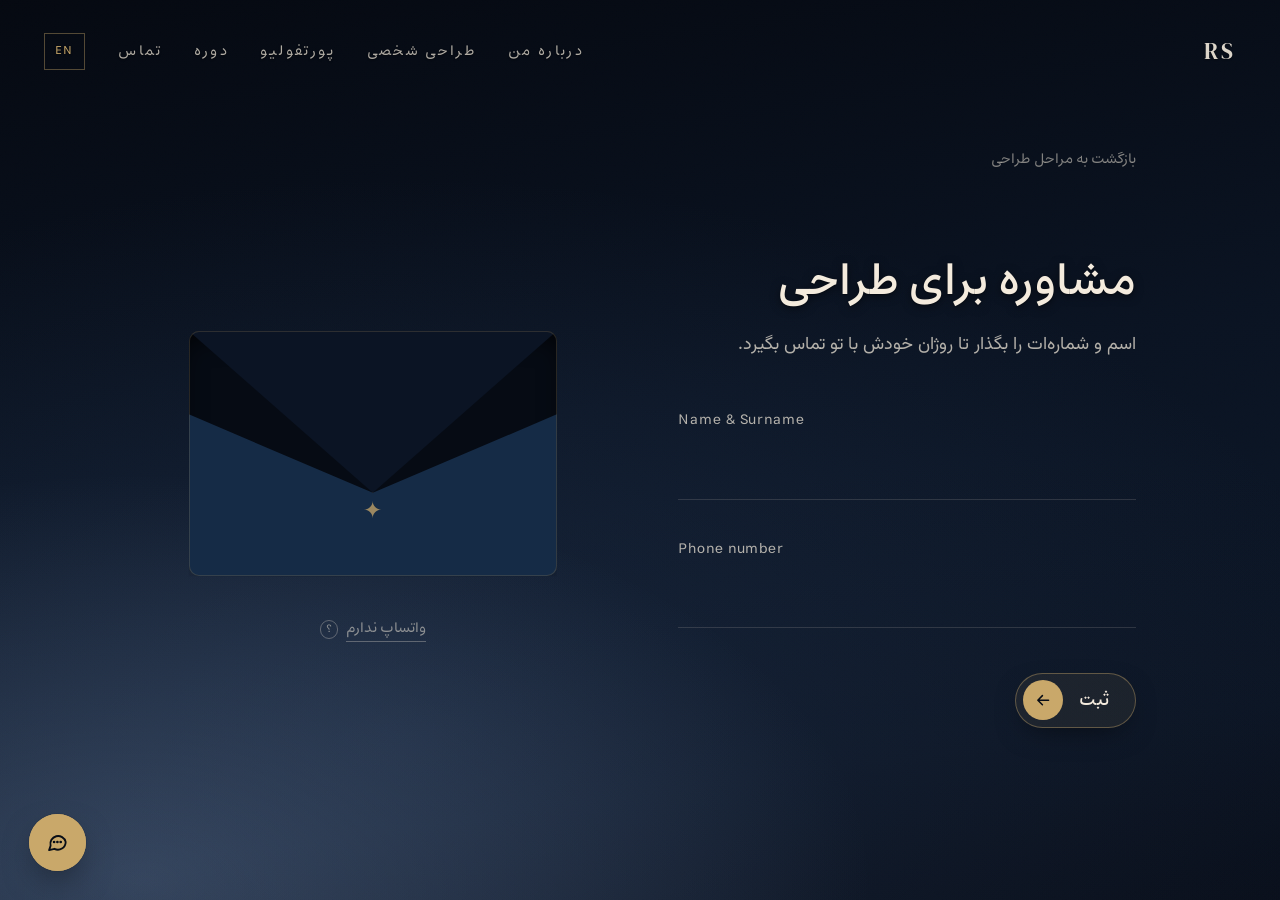
<file: consult/index.html>
<!DOCTYPE html><html lang="fa" dir="rtl" class="no-js"> <head><meta charset="utf-8"><meta name="viewport" content="width=device-width, initial-scale=1"><title>مشاوره برای طراحی — روژان صابونی — طراح لباس</title><meta name="description" content="اسم و شماره‌ات را بگذار تا روژان خودش با تو تماس بگیرد."><meta name="theme-color" content="#0b1424"><meta name="color-scheme" content="dark"><link rel="icon" href="/favicon.svg" type="image/svg+xml"><meta property="og:title" content="مشاوره برای طراحی — روژان صابونی — طراح لباس"><meta property="og:description" content="اسم و شماره‌ات را بگذار تا روژان خودش با تو تماس بگیرد."><meta property="og:type" content="website"><meta property="og:locale" content="fa_IR"><link rel="alternate" hreflang="fa" href="/consult/"><link rel="alternate" hreflang="en" href="/en/consult/"><script>
      // پیش از رنگ‌آمیزی اجرا می‌شود تا حالت بدون‌جاوااسکریپت پرشی نداشته باشد
      document.documentElement.classList.remove('no-js');
    </script><link rel="stylesheet" href="/_astro/consult.D8MBUDCA.css">
<link rel="stylesheet" href="/_astro/consult.nYw5kFey.css"></head> <body>  <div class="atmosphere" data-atmosphere aria-hidden="true"> <div class="atmosphere__layer atmosphere__layer--1"></div> <div class="atmosphere__layer atmosphere__layer--deep"></div> </div> <a class="skip-link" href="#main">رفتن به محتوای اصلی</a> <header class="nav" data-astro-cid-dmqpwcec> <a class="nav__mark latin" href="/" aria-label="Rojan Sabouni" data-astro-cid-dmqpwcec>RS</a> <button class="nav__toggle" type="button" aria-expanded="false" aria-controls="nav-menu" data-astro-cid-dmqpwcec> <span class="nav__toggle-label" data-astro-cid-dmqpwcec>منو</span> <span class="nav__toggle-bars" aria-hidden="true" data-astro-cid-dmqpwcec><i data-astro-cid-dmqpwcec></i><i data-astro-cid-dmqpwcec></i></span> </button> <nav id="nav-menu" class="nav__menu" aria-label="منو" data-astro-cid-dmqpwcec> <ul class="nav__list" data-astro-cid-dmqpwcec> <li data-astro-cid-dmqpwcec><a class="nav__link" href="/#about" data-astro-cid-dmqpwcec>درباره من</a></li><li data-astro-cid-dmqpwcec><a class="nav__link" href="/#process" data-astro-cid-dmqpwcec>طراحی شخصی</a></li><li data-astro-cid-dmqpwcec><a class="nav__link" href="/#portfolio" data-astro-cid-dmqpwcec>پورتفولیو</a></li><li data-astro-cid-dmqpwcec><a class="nav__link" href="/course/" data-astro-cid-dmqpwcec>دوره</a></li><li data-astro-cid-dmqpwcec><a class="nav__link" href="/#contact" data-astro-cid-dmqpwcec>تماس</a></li> </ul> <a class="nav__lang" href="/en/consult/" lang="en" title="Switch to English" data-astro-cid-dmqpwcec> EN </a> </nav> </header>  <script type="module">const n=document.querySelector(".nav__toggle"),o=document.querySelector(".nav__menu");if(n&&o){const t=e=>{n.setAttribute("aria-expanded",String(e)),o.classList.toggle("is-open",e),document.querySelector(".nav")?.classList.toggle("nav--menu-open",e),document.body.style.overflow=e?"hidden":""};n.addEventListener("click",()=>{t(n.getAttribute("aria-expanded")!=="true")}),o.querySelectorAll("a").forEach(e=>{e.addEventListener("click",()=>t(!1))}),document.addEventListener("keydown",e=>{e.key==="Escape"&&t(!1)})}const c=document.querySelector(".nav"),r=document.querySelector("[data-contact]");c&&r&&"IntersectionObserver"in window&&new IntersectionObserver(([e])=>c.classList.toggle("nav--on-light",e.isIntersecting),{rootMargin:"0px 0px -92% 0px"}).observe(r);</script> <main id="main">  <article class="cs" data-consult data-messages="{&#34;errName&#34;:&#34;لطفاً اسم و فامیلت را بنویس.&#34;,&#34;errPhone&#34;:&#34;لطفاً شماره‌ات را بنویس.&#34;,&#34;errPhoneFormat&#34;:&#34;شماره معتبر نیست. مثال: ۰۹۱۲۱۲۳۴۵۶۷&#34;,&#34;errHandle&#34;:&#34;لطفاً آیدی‌ات را بنویس.&#34;,&#34;errEmailFormat&#34;:&#34;ایمیل معتبر نیست.&#34;,&#34;whatsappIntro&#34;:&#34;درخواست مشاوره‌ی طراحی&#34;,&#34;mailSubject&#34;:&#34;درخواست مشاوره‌ی طراحی&#34;,&#34;waBase&#34;:&#34;https://wa.me/989131998194&#34;,&#34;email&#34;:&#34;rojan.sabouni1387@gmail.com&#34;,&#34;altSuccess&#34;:&#34;ثبت شد. روژان از همین راه با تو تماس می‌گیرد.&#34;,&#34;labelInstagram&#34;:&#34;اینستاگرام&#34;,&#34;labelTelegram&#34;:&#34;تلگرام&#34;,&#34;labelEmail&#34;:&#34;ایمیل&#34;,&#34;fieldInstagram&#34;:&#34;آیدی اینستاگرام&#34;,&#34;fieldTelegram&#34;:&#34;آیدی تلگرام&#34;,&#34;fieldEmail&#34;:&#34;آدرس ایمیل&#34;}" data-astro-cid-3r6vqgap> <div class="cs__inner" data-astro-cid-3r6vqgap> <a class="cs__back link" href="/#process" data-astro-cid-3r6vqgap>بازگشت به مراحل طراحی</a> <!-- ── فرم ──────────────────────────────────────────────────────────── --> <div class="cs__form-side" data-consult-panel data-astro-cid-3r6vqgap> <h1 class="cs__title" data-astro-cid-3r6vqgap>مشاوره برای طراحی</h1> <p class="cs__intro" data-astro-cid-3r6vqgap>اسم و شماره‌ات را بگذار تا روژان خودش با تو تماس بگیرد.</p> <form class="cs__form" data-consult-form novalidate data-astro-cid-3r6vqgap> <p class="cs__field" data-astro-cid-3r6vqgap> <label for="cs-name" data-astro-cid-3r6vqgap>Name &amp; Surname</label> <input id="cs-name" name="name" type="text" autocomplete="name" dir="ltr" required data-astro-cid-3r6vqgap> <span class="cs__error" data-error-for="name" role="alert" data-astro-cid-3r6vqgap></span> </p> <p class="cs__field" data-astro-cid-3r6vqgap> <label for="cs-phone" data-astro-cid-3r6vqgap>Phone number</label> <input id="cs-phone" name="phone" type="tel" inputmode="tel" autocomplete="tel" dir="ltr" required data-astro-cid-3r6vqgap> <span class="cs__error" data-error-for="phone" role="alert" data-astro-cid-3r6vqgap></span> </p> <div class="cs__submit" data-astro-cid-3r6vqgap> <button class="cta" type="submit" data-astro-cid-3r6vqgap="true"><span class="cta__label">ثبت</span><span class="cta__icon" aria-hidden="true"><svg viewBox="0 0 24 24" fill="none"><path d="M5 12h14M13 6l6 6-6 6" stroke="currentColor" stroke-width="2" stroke-linecap="round" stroke-linejoin="round"></path></svg></span></button> </div> </form> </div> <!-- ── پاکت نامه ────────────────────────────────────────────────────── --> <div class="cs__envelope-side" data-astro-cid-3r6vqgap> <div class="env" data-envelope aria-live="polite" data-astro-cid-3r6vqgap> <div class="env__stage" data-astro-cid-3r6vqgap> <!-- پشتِ پاکت: تا پاکت بسته است، یک مستطیلِ تو‌پر دیده شود --> <div class="env__back" aria-hidden="true" data-astro-cid-3r6vqgap></div> <!-- نامه: اول داخل پاکت و نامرئی است، بعد بیرون می‌آید --> <div class="env__letter" data-env-letter data-astro-cid-3r6vqgap> <p class="env__title" data-env-line data-astro-cid-3r6vqgap>ممنون!</p> <p class="env__body" data-env-line data-astro-cid-3r6vqgap>اطلاعات ثبت شد. به شما در واتساپ پیام داده می‌شود.</p> <p class="env__note" data-env-line data-astro-cid-3r6vqgap>اگر واتساپ خودش باز نشد، از این دکمه بازش کن تا پیامت به دست روژان برسد.</p> <p class="env__cta" data-env-line data-astro-cid-3r6vqgap> <a class="link env__wa" href="#" data-wa-link target="_blank" rel="noopener noreferrer" data-astro-cid-3r6vqgap> باز کردن واتساپ </a> </p> </div> <!-- بدنه‌ی پاکت: جلوی نامه می‌ایستد تا حس «داخل پاکت بودن» بدهد --> <div class="env__pocket" aria-hidden="true" data-astro-cid-3r6vqgap> <span class="env__seal" data-astro-cid-3r6vqgap>✦</span> </div> <!-- درِ پاکت: با ثبت، به عقب باز می‌شود --> <div class="env__flap" data-env-flap aria-hidden="true" data-astro-cid-3r6vqgap></div> </div> <!-- ── واتساپ ندارم ──────────────────────────────────────────────── --> <button class="cs__no-wa" type="button" data-alt-open data-astro-cid-3r6vqgap> <span class="cs__no-wa-text" data-astro-cid-3r6vqgap>واتساپ ندارم</span> <span class="cs__no-wa-mark" aria-hidden="true" data-astro-cid-3r6vqgap>؟</span> </button> </div> </div> </div> <!-- ── پنجره‌ی راه‌های دیگر ────────────────────────────────────────────── --> <div class="alt" data-alt hidden role="dialog" aria-modal="true" aria-labelledby="alt-title" data-astro-cid-3r6vqgap> <div class="alt__panel" data-astro-cid-3r6vqgap> <button class="alt__x" type="button" data-alt-close aria-label="بستن" data-astro-cid-3r6vqgap>×</button> <h2 class="alt__title" id="alt-title" data-astro-cid-3r6vqgap>از کدام راه با تو تماس بگیریم؟</h2> <p class="alt__intro" data-astro-cid-3r6vqgap>هرکدام را که راحت‌تری انتخاب کن و آیدی‌ات را بنویس.</p> <div class="alt__choices" data-astro-cid-3r6vqgap> <button class="alt__choice" type="button" data-alt-choice="instagram" data-astro-cid-3r6vqgap>اینستاگرام</button> <button class="alt__choice" type="button" data-alt-choice="telegram" data-astro-cid-3r6vqgap>تلگرام</button> <button class="alt__choice" type="button" data-alt-choice="email" data-astro-cid-3r6vqgap>ایمیل</button> </div> <form class="alt__form" data-alt-form novalidate data-astro-cid-3r6vqgap> <div class="alt__field" data-alt-field hidden data-astro-cid-3r6vqgap> <label class="alt__label" for="alt-handle" data-alt-label data-astro-cid-3r6vqgap></label> <input class="alt__input" id="alt-handle" data-alt-input dir="ltr" data-astro-cid-3r6vqgap> <span class="cs__error" data-error-for="handle" role="alert" data-astro-cid-3r6vqgap></span> <p class="alt__note" data-astro-cid-3r6vqgap>با زدن این دکمه، برنامه‌ی ایمیلت با پیامِ آماده باز می‌شود؛ فقط بفرستش.</p> <div class="alt__submit" data-astro-cid-3r6vqgap> <button class="cta cta--sm" type="submit" data-astro-cid-3r6vqgap="true"><span class="cta__label">ثبت</span><span class="cta__icon" aria-hidden="true"><svg viewBox="0 0 24 24" fill="none"><path d="M5 12h14M13 6l6 6-6 6" stroke="currentColor" stroke-width="2" stroke-linecap="round" stroke-linejoin="round"></path></svg></span></button> </div> </div> </form> <p class="alt__done" data-alt-done hidden role="status" data-astro-cid-3r6vqgap></p> </div> </div> </article> <script type="module" src="/_astro/Consult.astro_astro_type_script_index_0_lang.DOj3GZ8L.js"></script>   </main> <div class="chat" data-chat data-locale="fa"> <div class="chat__panel" id="chat-panel" role="dialog" aria-labelledby="chat-title" hidden data-chat-panel> <header class="chat__head"> <span class="chat__avatar latin" aria-hidden="true">RS</span> <div class="chat__who"> <p class="chat__title" id="chat-title">دستیار روژان</p> <p class="chat__status"><span class="chat__dot" aria-hidden="true"></span>همیشه در دسترس</p> </div> <button class="chat__icon" type="button" aria-label="گفتگوی جدید" title="گفتگوی جدید" data-chat-new> <svg viewBox="0 0 24 24" fill="none" aria-hidden="true"> <path d="M20 12a8 8 0 1 1-2.5-5.8M20 4v4h-4" stroke="currentColor" stroke-width="1.8" stroke-linecap="round" stroke-linejoin="round"></path> </svg> </button> <button class="chat__icon" type="button" aria-label="بستن گفتگو" data-chat-close> <svg viewBox="0 0 24 24" fill="none" aria-hidden="true"><path d="M6 6l12 12M18 6 6 18" stroke="currentColor" stroke-width="1.8" stroke-linecap="round"></path></svg> </button> </header> <!-- ── شخصیتِ متحرک، وسطِ پنل ── --> <div class="chat__stage" aria-hidden="true"> <svg class="bot" viewBox="0 0 200 200" data-bot> <defs> <linearGradient id="bot-g1" x1="0" y1="0" x2="1" y2="1"> <stop offset="0" stop-color="#e0457b"></stop><stop offset="1" stop-color="#7d5cf0"></stop> </linearGradient> <linearGradient id="bot-g2" x1="0" y1="1" x2="1" y2="0"> <stop offset="0" stop-color="#4fb3f6"></stop><stop offset="1" stop-color="#7be495"></stop> </linearGradient> <linearGradient id="bot-g3" x1="1" y1="0" x2="0" y2="1"> <stop offset="0" stop-color="#f5d547"></stop><stop offset="1" stop-color="#e0457b"></stop> </linearGradient> </defs> <g class="bot__orbits" data-bot-orbits> <ellipse class="bot__orbit" data-bot-orbit cx="100" cy="100" rx="86" ry="24" transform="rotate(-24 100 100)" stroke="url(#bot-g1)"></ellipse> <ellipse class="bot__orbit" data-bot-orbit cx="100" cy="100" rx="82" ry="30" transform="rotate(38 100 100)" stroke="url(#bot-g2)"></ellipse> <ellipse class="bot__orbit" data-bot-orbit cx="100" cy="100" rx="80" ry="20" transform="rotate(92 100 100)" stroke="url(#bot-g3)"></ellipse> </g> <path class="bot__line" data-bot-line d="M38 162C50 154 60 170 72 162S94 154 106 162"></path> <g class="bot__figure" data-bot-figure> <path class="bot__body" data-bot-body d="M38,100A62,62 0 1,1 162,100A62,62 0 1,1 38,100Z"></path> <g class="bot__pencil" data-bot-pencil> <rect class="bot__band" x="87" y="64" width="26" height="9"></rect> <path class="bot__wood" d="M87,150L100,180L113,150Z"></path> <path class="bot__lead" d="M95.5,169.5L100,180L104.5,169.5Z"></path> </g> <g data-bot-eye transform="translate(108 73) rotate(-25)"> <rect class="bot__eye" x="-5" y="-11" width="10" height="22" rx="5"></rect> </g> <g data-bot-eye transform="translate(137 66) rotate(-25)"> <rect class="bot__eye" x="-5" y="-11" width="10" height="22" rx="5"></rect> </g> </g> <g class="bot__dots"> <circle class="bot__dot" data-bot-dot cx="64" cy="100" r="11"></circle> <circle class="bot__dot" data-bot-dot cx="100" cy="100" r="11"></circle> <circle class="bot__dot" data-bot-dot cx="136" cy="100" r="11"></circle> </g> <g class="bot__sparks"> <circle class="bot__spark" data-bot-spark cx="100" cy="100" r="5"></circle><circle class="bot__spark" data-bot-spark cx="100" cy="100" r="5"></circle><circle class="bot__spark" data-bot-spark cx="100" cy="100" r="5"></circle><circle class="bot__spark" data-bot-spark cx="100" cy="100" r="5"></circle><circle class="bot__spark" data-bot-spark cx="100" cy="100" r="5"></circle><circle class="bot__spark" data-bot-spark cx="100" cy="100" r="5"></circle> </g> </svg> </div> <div class="chat__body" data-chat-log aria-live="polite"> <div class="chat__msg chat__msg--bot"><p>سلام، خوش اومدید! من دستیارِ سایتِ روژانم. درباره‌ی روژان، تخصص‌هاش، نمونه‌کارها، دوره‌ی ProGeriate یا راه‌های ارتباط — هرچی خواستید بپرسید.</p></div> <!-- سؤال‌های پیشنهادی: با کلیک، همان سؤال پرسیده می‌شود --> <div class="chat__quick" data-chat-starters> <button class="chat__chip" type="button" data-chat-ask="روژان چه کسی است؟">روژان چه کسی است؟</button><button class="chat__chip" type="button" data-chat-ask="دوره چقدر است و چند جلسه؟">دوره چقدر است و چند جلسه؟</button><button class="chat__chip" type="button" data-chat-ask="پورتفولیو را ببینم">پورتفولیو را ببینم</button><button class="chat__chip" type="button" data-chat-ask="برای سفارش لباس چطور شروع کنم؟">برای سفارش لباس چطور شروع کنم؟</button> </div> </div> <form class="chat__form" data-chat-form> <label class="visually-hidden" for="chat-input">پیامتون رو بنویسید…</label> <input id="chat-input" class="chat__input" type="text" autocomplete="off" maxlength="300" placeholder="پیامتون رو بنویسید…" data-chat-input> <button class="chat__send" type="submit" aria-label="ارسال"> <svg viewBox="0 0 24 24" fill="none" aria-hidden="true"><path d="M5 12h14M13 6l6 6-6 6" stroke="currentColor" stroke-width="2" stroke-linecap="round" stroke-linejoin="round"></path></svg> </button> </form> </div> <button class="chat__launcher" type="button" aria-expanded="false" aria-controls="chat-panel" aria-label="گفتگو با دستیار" data-chat-toggle> <svg class="chat__i chat__i--chat" viewBox="0 0 24 24" fill="none" aria-hidden="true"> <path d="M20 11.5a7.5 7.5 0 0 1-10.9 6.7L4 19.5l1.4-4.3A7.5 7.5 0 1 1 20 11.5Z" stroke="currentColor" stroke-width="1.8" stroke-linejoin="round"></path> <path d="M8.8 11.6h.01M12 11.6h.01M15.2 11.6h.01" stroke="currentColor" stroke-width="2.6" stroke-linecap="round"></path> </svg> <svg class="chat__i chat__i--close" viewBox="0 0 24 24" fill="none" aria-hidden="true"> <path d="M6 6l12 12M18 6 6 18" stroke="currentColor" stroke-width="2" stroke-linecap="round"></path> </svg> </button> </div>  <script type="module" src="/_astro/ChatWidget.astro_astro_type_script_index_0_lang.BQnAsgDO.js"></script> <script type="module" src="/_astro/Base.astro_astro_type_script_index_0_lang.TJCyuUtJ.js"></script> </body> </html>
</file>
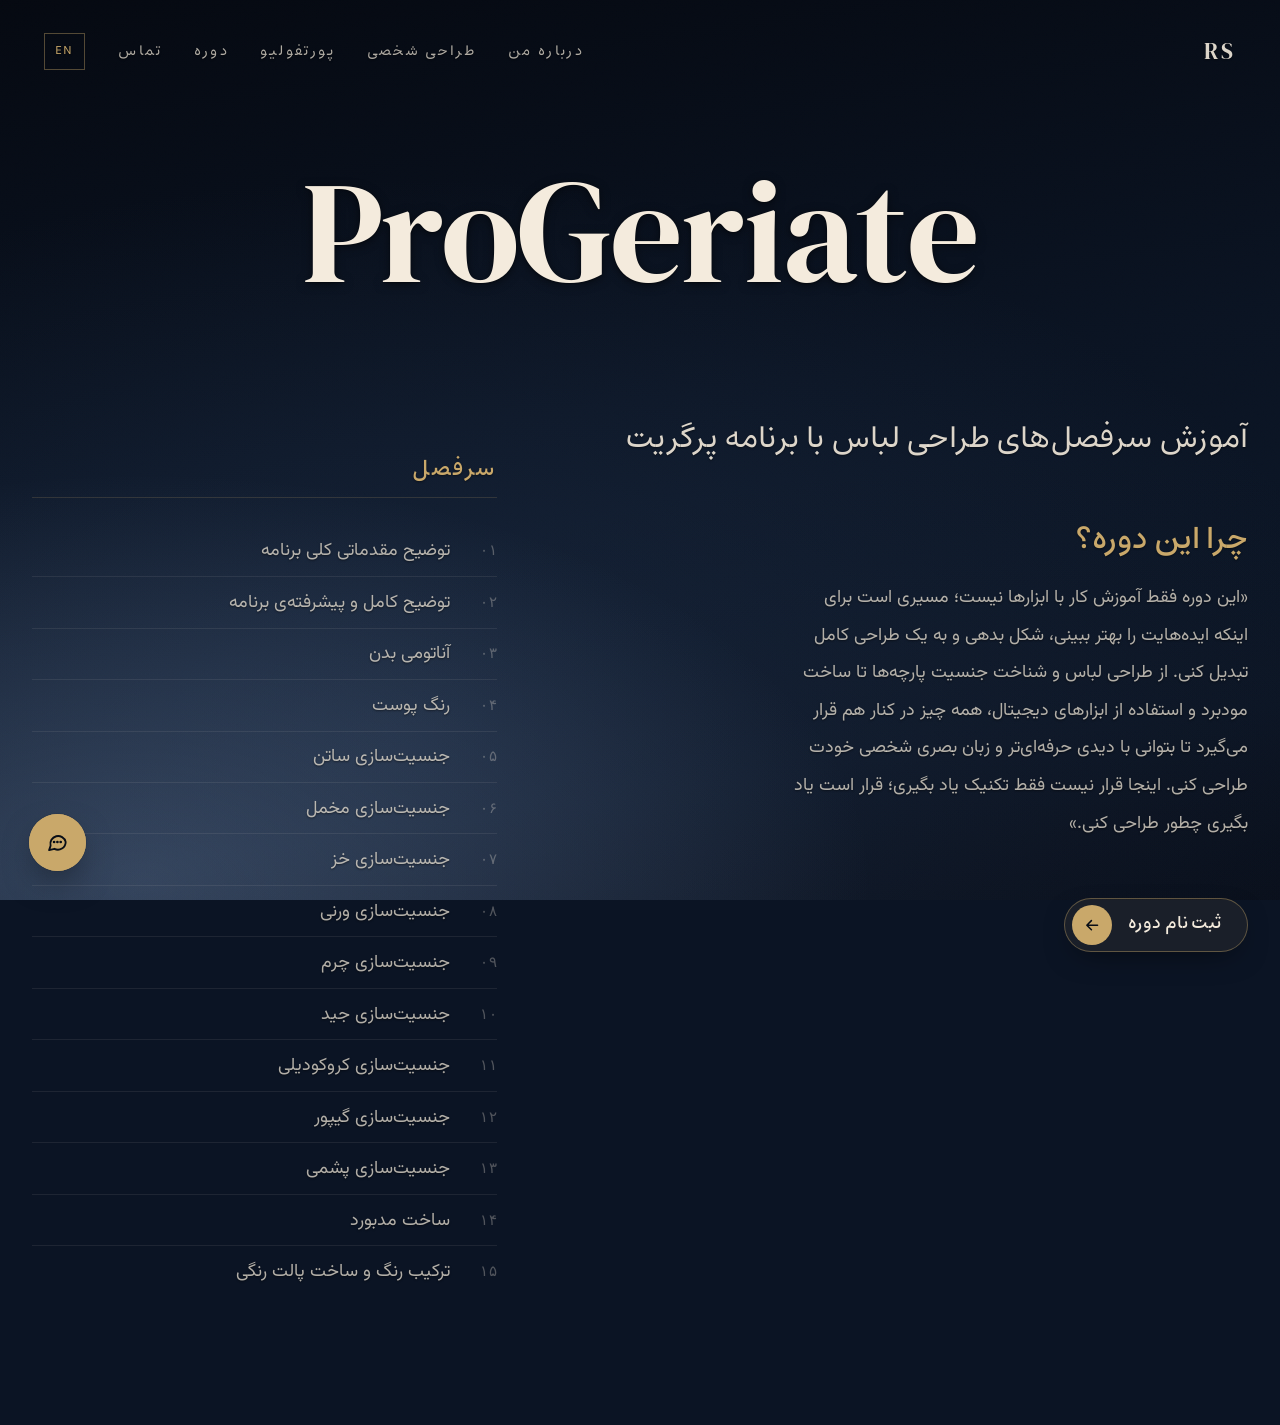
<file: course/index.html>
<!DOCTYPE html><html lang="fa" dir="rtl" class="no-js"> <head><meta charset="utf-8"><meta name="viewport" content="width=device-width, initial-scale=1"><title>ProGeriate — دوره‌ی طراحی لباس | روژان صابونی</title><meta name="description" content="آموزش سرفصل‌های طراحی لباس با برنامه پرگریت."><meta name="theme-color" content="#0b1424"><meta name="color-scheme" content="dark"><link rel="icon" href="/favicon.svg" type="image/svg+xml"><meta property="og:title" content="ProGeriate — دوره‌ی طراحی لباس | روژان صابونی"><meta property="og:description" content="آموزش سرفصل‌های طراحی لباس با برنامه پرگریت."><meta property="og:type" content="website"><meta property="og:locale" content="fa_IR"><link rel="alternate" hreflang="fa" href="/course/"><link rel="alternate" hreflang="en" href="/en/course/"><script>
      // پیش از رنگ‌آمیزی اجرا می‌شود تا حالت بدون‌جاوااسکریپت پرشی نداشته باشد
      document.documentElement.classList.remove('no-js');
    </script><link rel="stylesheet" href="/_astro/consult.D8MBUDCA.css">
<style>.cs[data-astro-cid-mldgemmq]{padding-block:clamp(6rem,14vw,10rem) clamp(4rem,10vw,8rem)}.cs__masthead[data-astro-cid-mldgemmq]{text-align:center;margin-block-end:clamp(3rem,9vw,7rem);padding-inline:1rem}.cs__title[data-astro-cid-mldgemmq]{margin:0;font-family:var(--font-wordmark);font-size:clamp(2.6rem,12vw,9rem);font-weight:400;line-height:1;letter-spacing:-.01em;color:var(--ivory);text-shadow:var(--text-lift-lg)}.cs__grid[data-astro-cid-mldgemmq]{display:grid;grid-template-columns:minmax(0,54fr) minmax(0,38fr);align-items:start;gap:clamp(2.5rem,7vw,7rem)}.cs__subtitle[data-astro-cid-mldgemmq]{margin:0 0 clamp(1.8rem,5vw,3.4rem);font-family:var(--font-heading);font-size:var(--step-2);line-height:1.5;color:var(--ivory-90);text-shadow:var(--text-lift)}.cs__why[data-astro-cid-mldgemmq]{margin:0 0 var(--sp-3);font-family:var(--font-heading);font-size:var(--step-2);color:var(--gold);text-shadow:var(--text-lift)}.cs__lead[data-astro-cid-mldgemmq]{margin:0;max-width:46ch;font-size:var(--step-0);line-height:2.1;color:var(--ivory-72);text-shadow:var(--text-lift)}.cs__cta[data-astro-cid-mldgemmq]{margin-block-start:clamp(2rem,5vw,3.4rem)}.cs__syllabus[data-astro-cid-mldgemmq]{margin-block-start:clamp(0rem,3vw,3rem)}.cs__syllabus-title[data-astro-cid-mldgemmq]{margin:0 0 var(--sp-4);padding-block-end:var(--sp-2);border-block-end:1px solid var(--gold-18);font-family:var(--font-heading);font-size:var(--step-1);letter-spacing:.08em;color:var(--gold);text-shadow:var(--text-lift)}.cs__list[data-astro-cid-mldgemmq]{margin:0;padding:0;list-style:none}.cs__row[data-astro-cid-mldgemmq]{display:flex;align-items:baseline;gap:clamp(.7rem,1.6vw,1.2rem);padding-block:.62rem;border-block-end:1px solid var(--ivory-08);transition:border-color var(--dur) var(--ease)}.cs__row[data-astro-cid-mldgemmq]:last-child{border-block-end:0}.cs__row[data-astro-cid-mldgemmq]:hover{border-block-end-color:var(--gold-40)}.cs__row[data-astro-cid-mldgemmq]:hover .cs__row-label[data-astro-cid-mldgemmq]{color:var(--ivory)}.cs__row[data-astro-cid-mldgemmq]:hover .cs__row-n[data-astro-cid-mldgemmq]{color:var(--gold)}.cs__row-n[data-astro-cid-mldgemmq]{flex:none;min-width:1.9em;font-size:var(--step--1);color:var(--ivory-30);transition:color var(--dur) var(--ease)}.cs__row-label[data-astro-cid-mldgemmq]{font-size:var(--step-0);line-height:1.6;color:var(--ivory-72);text-shadow:var(--text-lift);transition:color var(--dur) var(--ease)}@media(max-width:64rem){.cs__grid[data-astro-cid-mldgemmq]{grid-template-columns:minmax(0,52fr) minmax(0,44fr);gap:clamp(2rem,5vw,3.4rem)}.cs__syllabus[data-astro-cid-mldgemmq]{margin-block-start:0}.cs__subtitle[data-astro-cid-mldgemmq]{font-size:var(--step-1)}.cs__lead[data-astro-cid-mldgemmq]{max-width:none;line-height:2}}@media(max-width:46rem){.cs__grid[data-astro-cid-mldgemmq]{grid-template-columns:1fr;gap:clamp(2.6rem,9vw,4rem)}.cs__cta[data-astro-cid-mldgemmq]{display:flex;justify-content:center}}
</style></head> <body>  <div class="atmosphere" data-atmosphere aria-hidden="true"> <div class="atmosphere__layer atmosphere__layer--1"></div> <div class="atmosphere__layer atmosphere__layer--deep"></div> </div> <a class="skip-link" href="#main">رفتن به محتوای اصلی</a> <header class="nav" data-astro-cid-dmqpwcec> <a class="nav__mark latin" href="/" aria-label="Rojan Sabouni" data-astro-cid-dmqpwcec>RS</a> <button class="nav__toggle" type="button" aria-expanded="false" aria-controls="nav-menu" data-astro-cid-dmqpwcec> <span class="nav__toggle-label" data-astro-cid-dmqpwcec>منو</span> <span class="nav__toggle-bars" aria-hidden="true" data-astro-cid-dmqpwcec><i data-astro-cid-dmqpwcec></i><i data-astro-cid-dmqpwcec></i></span> </button> <nav id="nav-menu" class="nav__menu" aria-label="منو" data-astro-cid-dmqpwcec> <ul class="nav__list" data-astro-cid-dmqpwcec> <li data-astro-cid-dmqpwcec><a class="nav__link" href="/#about" data-astro-cid-dmqpwcec>درباره من</a></li><li data-astro-cid-dmqpwcec><a class="nav__link" href="/#process" data-astro-cid-dmqpwcec>طراحی شخصی</a></li><li data-astro-cid-dmqpwcec><a class="nav__link" href="/#portfolio" data-astro-cid-dmqpwcec>پورتفولیو</a></li><li data-astro-cid-dmqpwcec><a class="nav__link" href="/course/" data-astro-cid-dmqpwcec>دوره</a></li><li data-astro-cid-dmqpwcec><a class="nav__link" href="/#contact" data-astro-cid-dmqpwcec>تماس</a></li> </ul> <a class="nav__lang" href="/en/course/" lang="en" title="Switch to English" data-astro-cid-dmqpwcec> EN </a> </nav> </header>  <script type="module">const n=document.querySelector(".nav__toggle"),o=document.querySelector(".nav__menu");if(n&&o){const t=e=>{n.setAttribute("aria-expanded",String(e)),o.classList.toggle("is-open",e),document.querySelector(".nav")?.classList.toggle("nav--menu-open",e),document.body.style.overflow=e?"hidden":""};n.addEventListener("click",()=>{t(n.getAttribute("aria-expanded")!=="true")}),o.querySelectorAll("a").forEach(e=>{e.addEventListener("click",()=>t(!1))}),document.addEventListener("keydown",e=>{e.key==="Escape"&&t(!1)})}const c=document.querySelector(".nav"),r=document.querySelector("[data-contact]");c&&r&&"IntersectionObserver"in window&&new IntersectionObserver(([e])=>c.classList.toggle("nav--on-light",e.isIntersecting),{rootMargin:"0px 0px -92% 0px"}).observe(r);</script> <main id="main">  <article class="cs" data-astro-cid-mldgemmq> <!-- تیتر اصلی: بالا، وسط، غالب --> <header class="cs__masthead" data-astro-cid-mldgemmq> <h1 class="cs__title latin" data-astro-cid-mldgemmq>ProGeriate</h1> </header> <div class="cs__grid shell" data-astro-cid-mldgemmq> <!-- ستون معرفی — سمت راست در فارسی، سمت اول در چیدمان منطقی --> <section class="cs__intro" data-astro-cid-mldgemmq> <p class="cs__subtitle" data-astro-cid-mldgemmq>آموزش سرفصل‌های طراحی لباس با برنامه پرگریت</p> <h2 class="cs__why" data-astro-cid-mldgemmq>چرا این دوره؟</h2> <p class="cs__lead" data-astro-cid-mldgemmq>«این دوره فقط آموزش کار با ابزارها نیست؛ مسیری است برای اینکه ایده‌هایت را بهتر ببینی، شکل بدهی و به یک طراحی کامل تبدیل کنی. از طراحی لباس و شناخت جنسیت پارچه‌ها تا ساخت مودبرد و استفاده از ابزارهای دیجیتال، همه چیز در کنار هم قرار می‌گیرد تا بتوانی با دیدی حرفه‌ای‌تر و زبان بصری شخصی خودت طراحی کنی. اینجا قرار نیست فقط تکنیک یاد بگیری؛ قرار است یاد بگیری چطور طراحی کنی.»</p> <div class="cs__cta" data-astro-cid-mldgemmq> <a class="cta" href="/course/register/" data-astro-cid-mldgemmq="true"><span class="cta__label">ثبت نام دوره</span><span class="cta__icon" aria-hidden="true"><svg viewBox="0 0 24 24" fill="none"><path d="M5 12h14M13 6l6 6-6 6" stroke="currentColor" stroke-width="2" stroke-linecap="round" stroke-linejoin="round"></path></svg></span></a> </div> </section> <!-- ستون سرفصل — مثل فهرست یک نشریه، نه کارت --> <section class="cs__syllabus" data-astro-cid-mldgemmq> <h2 class="cs__syllabus-title" data-astro-cid-mldgemmq>سرفصل</h2> <ol class="cs__list" data-astro-cid-mldgemmq> <li class="cs__row" data-astro-cid-mldgemmq> <span class="cs__row-n num" data-astro-cid-mldgemmq>۰۱</span> <span class="cs__row-label" data-astro-cid-mldgemmq>توضیح مقدماتی کلی برنامه</span> </li><li class="cs__row" data-astro-cid-mldgemmq> <span class="cs__row-n num" data-astro-cid-mldgemmq>۰۲</span> <span class="cs__row-label" data-astro-cid-mldgemmq>توضیح کامل و پیشرفته‌ی برنامه</span> </li><li class="cs__row" data-astro-cid-mldgemmq> <span class="cs__row-n num" data-astro-cid-mldgemmq>۰۳</span> <span class="cs__row-label" data-astro-cid-mldgemmq>آناتومی بدن</span> </li><li class="cs__row" data-astro-cid-mldgemmq> <span class="cs__row-n num" data-astro-cid-mldgemmq>۰۴</span> <span class="cs__row-label" data-astro-cid-mldgemmq>رنگ پوست</span> </li><li class="cs__row" data-astro-cid-mldgemmq> <span class="cs__row-n num" data-astro-cid-mldgemmq>۰۵</span> <span class="cs__row-label" data-astro-cid-mldgemmq>جنسیت‌سازی ساتن</span> </li><li class="cs__row" data-astro-cid-mldgemmq> <span class="cs__row-n num" data-astro-cid-mldgemmq>۰۶</span> <span class="cs__row-label" data-astro-cid-mldgemmq>جنسیت‌سازی مخمل</span> </li><li class="cs__row" data-astro-cid-mldgemmq> <span class="cs__row-n num" data-astro-cid-mldgemmq>۰۷</span> <span class="cs__row-label" data-astro-cid-mldgemmq>جنسیت‌سازی خز</span> </li><li class="cs__row" data-astro-cid-mldgemmq> <span class="cs__row-n num" data-astro-cid-mldgemmq>۰۸</span> <span class="cs__row-label" data-astro-cid-mldgemmq>جنسیت‌سازی ورنی</span> </li><li class="cs__row" data-astro-cid-mldgemmq> <span class="cs__row-n num" data-astro-cid-mldgemmq>۰۹</span> <span class="cs__row-label" data-astro-cid-mldgemmq>جنسیت‌سازی چرم</span> </li><li class="cs__row" data-astro-cid-mldgemmq> <span class="cs__row-n num" data-astro-cid-mldgemmq>۱۰</span> <span class="cs__row-label" data-astro-cid-mldgemmq>جنسیت‌سازی جید</span> </li><li class="cs__row" data-astro-cid-mldgemmq> <span class="cs__row-n num" data-astro-cid-mldgemmq>۱۱</span> <span class="cs__row-label" data-astro-cid-mldgemmq>جنسیت‌سازی کروکودیلی</span> </li><li class="cs__row" data-astro-cid-mldgemmq> <span class="cs__row-n num" data-astro-cid-mldgemmq>۱۲</span> <span class="cs__row-label" data-astro-cid-mldgemmq>جنسیت‌سازی گیپور</span> </li><li class="cs__row" data-astro-cid-mldgemmq> <span class="cs__row-n num" data-astro-cid-mldgemmq>۱۳</span> <span class="cs__row-label" data-astro-cid-mldgemmq>جنسیت‌سازی پشمی</span> </li><li class="cs__row" data-astro-cid-mldgemmq> <span class="cs__row-n num" data-astro-cid-mldgemmq>۱۴</span> <span class="cs__row-label" data-astro-cid-mldgemmq>ساخت مدبورد</span> </li><li class="cs__row" data-astro-cid-mldgemmq> <span class="cs__row-n num" data-astro-cid-mldgemmq>۱۵</span> <span class="cs__row-label" data-astro-cid-mldgemmq>ترکیب رنگ و ساخت پالت رنگی</span> </li> </ol> </section> </div> </article>   </main> <div class="chat" data-chat data-locale="fa"> <div class="chat__panel" id="chat-panel" role="dialog" aria-labelledby="chat-title" hidden data-chat-panel> <header class="chat__head"> <span class="chat__avatar latin" aria-hidden="true">RS</span> <div class="chat__who"> <p class="chat__title" id="chat-title">دستیار روژان</p> <p class="chat__status"><span class="chat__dot" aria-hidden="true"></span>همیشه در دسترس</p> </div> <button class="chat__icon" type="button" aria-label="گفتگوی جدید" title="گفتگوی جدید" data-chat-new> <svg viewBox="0 0 24 24" fill="none" aria-hidden="true"> <path d="M20 12a8 8 0 1 1-2.5-5.8M20 4v4h-4" stroke="currentColor" stroke-width="1.8" stroke-linecap="round" stroke-linejoin="round"></path> </svg> </button> <button class="chat__icon" type="button" aria-label="بستن گفتگو" data-chat-close> <svg viewBox="0 0 24 24" fill="none" aria-hidden="true"><path d="M6 6l12 12M18 6 6 18" stroke="currentColor" stroke-width="1.8" stroke-linecap="round"></path></svg> </button> </header> <!-- ── شخصیتِ متحرک، وسطِ پنل ── --> <div class="chat__stage" aria-hidden="true"> <svg class="bot" viewBox="0 0 200 200" data-bot> <defs> <linearGradient id="bot-g1" x1="0" y1="0" x2="1" y2="1"> <stop offset="0" stop-color="#e0457b"></stop><stop offset="1" stop-color="#7d5cf0"></stop> </linearGradient> <linearGradient id="bot-g2" x1="0" y1="1" x2="1" y2="0"> <stop offset="0" stop-color="#4fb3f6"></stop><stop offset="1" stop-color="#7be495"></stop> </linearGradient> <linearGradient id="bot-g3" x1="1" y1="0" x2="0" y2="1"> <stop offset="0" stop-color="#f5d547"></stop><stop offset="1" stop-color="#e0457b"></stop> </linearGradient> </defs> <g class="bot__orbits" data-bot-orbits> <ellipse class="bot__orbit" data-bot-orbit cx="100" cy="100" rx="86" ry="24" transform="rotate(-24 100 100)" stroke="url(#bot-g1)"></ellipse> <ellipse class="bot__orbit" data-bot-orbit cx="100" cy="100" rx="82" ry="30" transform="rotate(38 100 100)" stroke="url(#bot-g2)"></ellipse> <ellipse class="bot__orbit" data-bot-orbit cx="100" cy="100" rx="80" ry="20" transform="rotate(92 100 100)" stroke="url(#bot-g3)"></ellipse> </g> <path class="bot__line" data-bot-line d="M38 162C50 154 60 170 72 162S94 154 106 162"></path> <g class="bot__figure" data-bot-figure> <path class="bot__body" data-bot-body d="M38,100A62,62 0 1,1 162,100A62,62 0 1,1 38,100Z"></path> <g class="bot__pencil" data-bot-pencil> <rect class="bot__band" x="87" y="64" width="26" height="9"></rect> <path class="bot__wood" d="M87,150L100,180L113,150Z"></path> <path class="bot__lead" d="M95.5,169.5L100,180L104.5,169.5Z"></path> </g> <g data-bot-eye transform="translate(108 73) rotate(-25)"> <rect class="bot__eye" x="-5" y="-11" width="10" height="22" rx="5"></rect> </g> <g data-bot-eye transform="translate(137 66) rotate(-25)"> <rect class="bot__eye" x="-5" y="-11" width="10" height="22" rx="5"></rect> </g> </g> <g class="bot__dots"> <circle class="bot__dot" data-bot-dot cx="64" cy="100" r="11"></circle> <circle class="bot__dot" data-bot-dot cx="100" cy="100" r="11"></circle> <circle class="bot__dot" data-bot-dot cx="136" cy="100" r="11"></circle> </g> <g class="bot__sparks"> <circle class="bot__spark" data-bot-spark cx="100" cy="100" r="5"></circle><circle class="bot__spark" data-bot-spark cx="100" cy="100" r="5"></circle><circle class="bot__spark" data-bot-spark cx="100" cy="100" r="5"></circle><circle class="bot__spark" data-bot-spark cx="100" cy="100" r="5"></circle><circle class="bot__spark" data-bot-spark cx="100" cy="100" r="5"></circle><circle class="bot__spark" data-bot-spark cx="100" cy="100" r="5"></circle> </g> </svg> </div> <div class="chat__body" data-chat-log aria-live="polite"> <div class="chat__msg chat__msg--bot"><p>سلام، خوش اومدید! من دستیارِ سایتِ روژانم. درباره‌ی روژان، تخصص‌هاش، نمونه‌کارها، دوره‌ی ProGeriate یا راه‌های ارتباط — هرچی خواستید بپرسید.</p></div> <!-- سؤال‌های پیشنهادی: با کلیک، همان سؤال پرسیده می‌شود --> <div class="chat__quick" data-chat-starters> <button class="chat__chip" type="button" data-chat-ask="روژان چه کسی است؟">روژان چه کسی است؟</button><button class="chat__chip" type="button" data-chat-ask="دوره چقدر است و چند جلسه؟">دوره چقدر است و چند جلسه؟</button><button class="chat__chip" type="button" data-chat-ask="پورتفولیو را ببینم">پورتفولیو را ببینم</button><button class="chat__chip" type="button" data-chat-ask="برای سفارش لباس چطور شروع کنم؟">برای سفارش لباس چطور شروع کنم؟</button> </div> </div> <form class="chat__form" data-chat-form> <label class="visually-hidden" for="chat-input">پیامتون رو بنویسید…</label> <input id="chat-input" class="chat__input" type="text" autocomplete="off" maxlength="300" placeholder="پیامتون رو بنویسید…" data-chat-input> <button class="chat__send" type="submit" aria-label="ارسال"> <svg viewBox="0 0 24 24" fill="none" aria-hidden="true"><path d="M5 12h14M13 6l6 6-6 6" stroke="currentColor" stroke-width="2" stroke-linecap="round" stroke-linejoin="round"></path></svg> </button> </form> </div> <button class="chat__launcher" type="button" aria-expanded="false" aria-controls="chat-panel" aria-label="گفتگو با دستیار" data-chat-toggle> <svg class="chat__i chat__i--chat" viewBox="0 0 24 24" fill="none" aria-hidden="true"> <path d="M20 11.5a7.5 7.5 0 0 1-10.9 6.7L4 19.5l1.4-4.3A7.5 7.5 0 1 1 20 11.5Z" stroke="currentColor" stroke-width="1.8" stroke-linejoin="round"></path> <path d="M8.8 11.6h.01M12 11.6h.01M15.2 11.6h.01" stroke="currentColor" stroke-width="2.6" stroke-linecap="round"></path> </svg> <svg class="chat__i chat__i--close" viewBox="0 0 24 24" fill="none" aria-hidden="true"> <path d="M6 6l12 12M18 6 6 18" stroke="currentColor" stroke-width="2" stroke-linecap="round"></path> </svg> </button> </div>  <script type="module" src="/_astro/ChatWidget.astro_astro_type_script_index_0_lang.BQnAsgDO.js"></script> <script type="module" src="/_astro/Base.astro_astro_type_script_index_0_lang.TJCyuUtJ.js"></script> </body> </html>
</file>
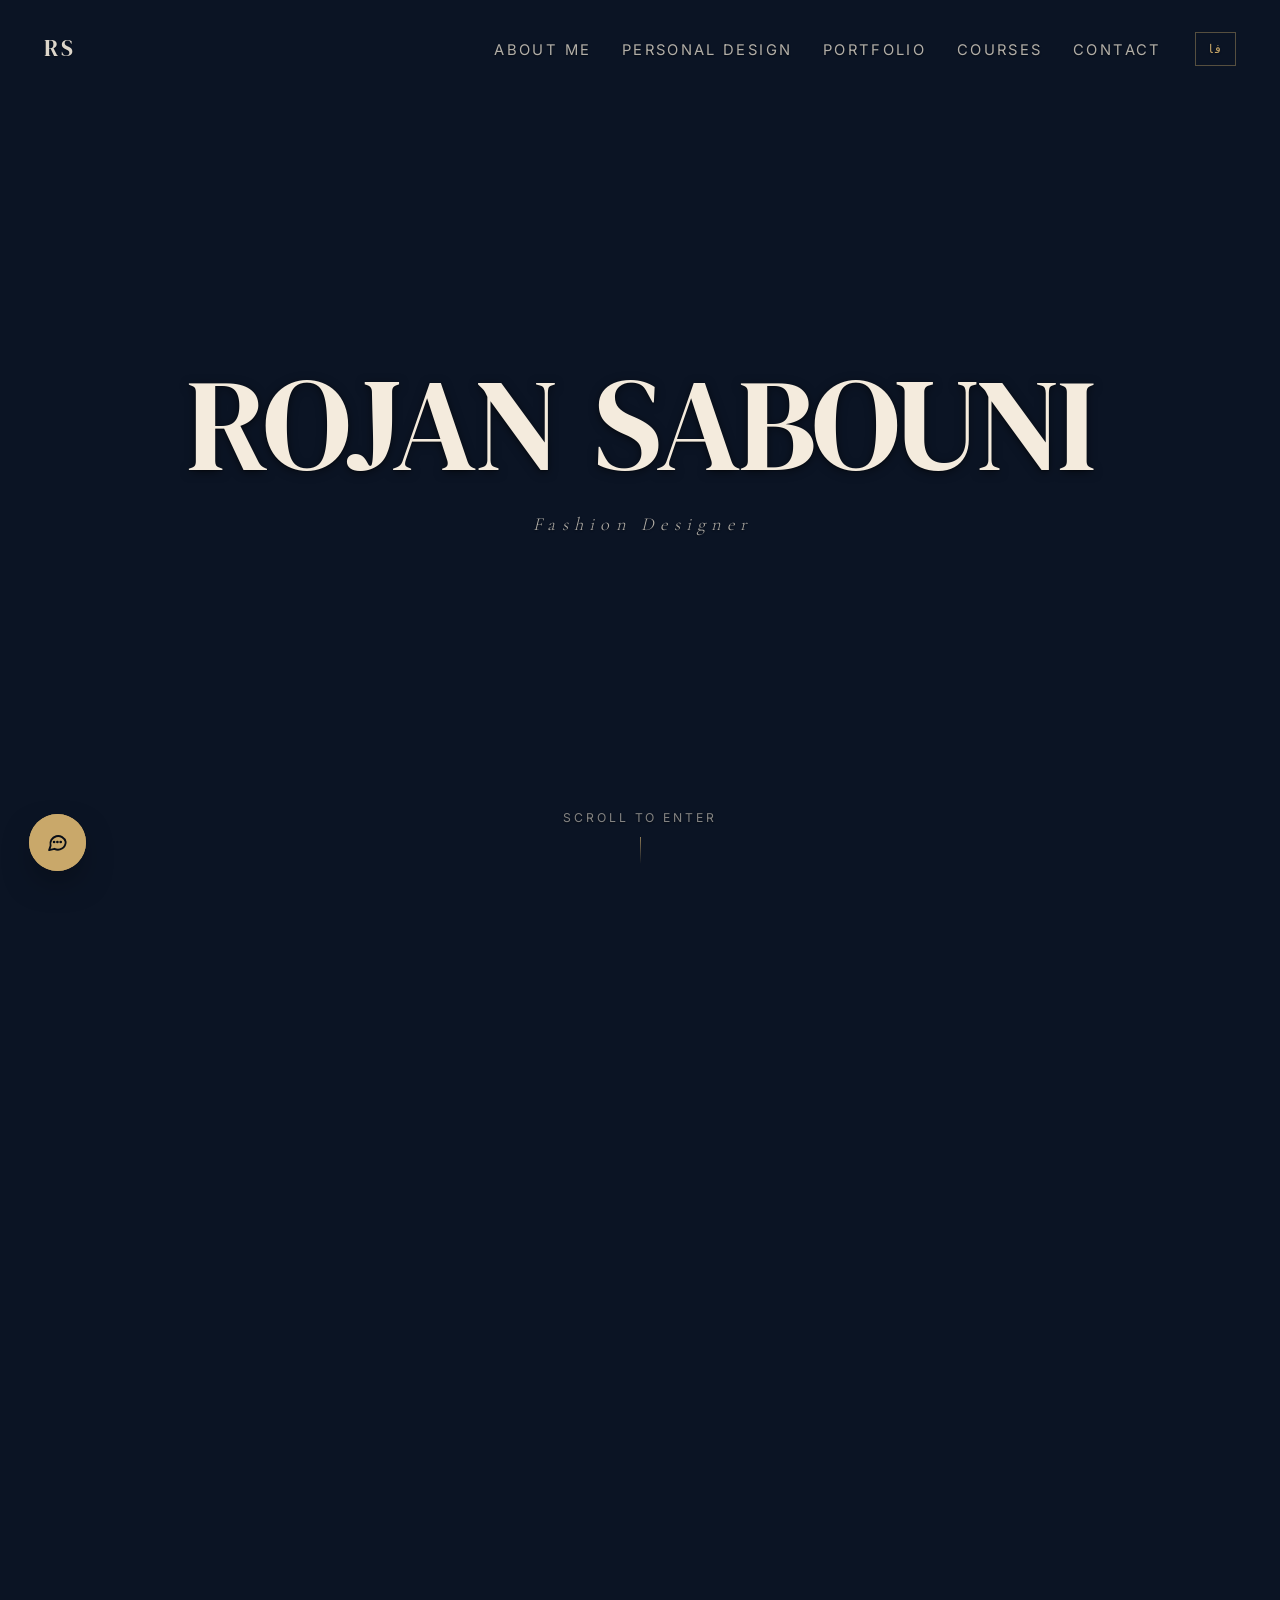
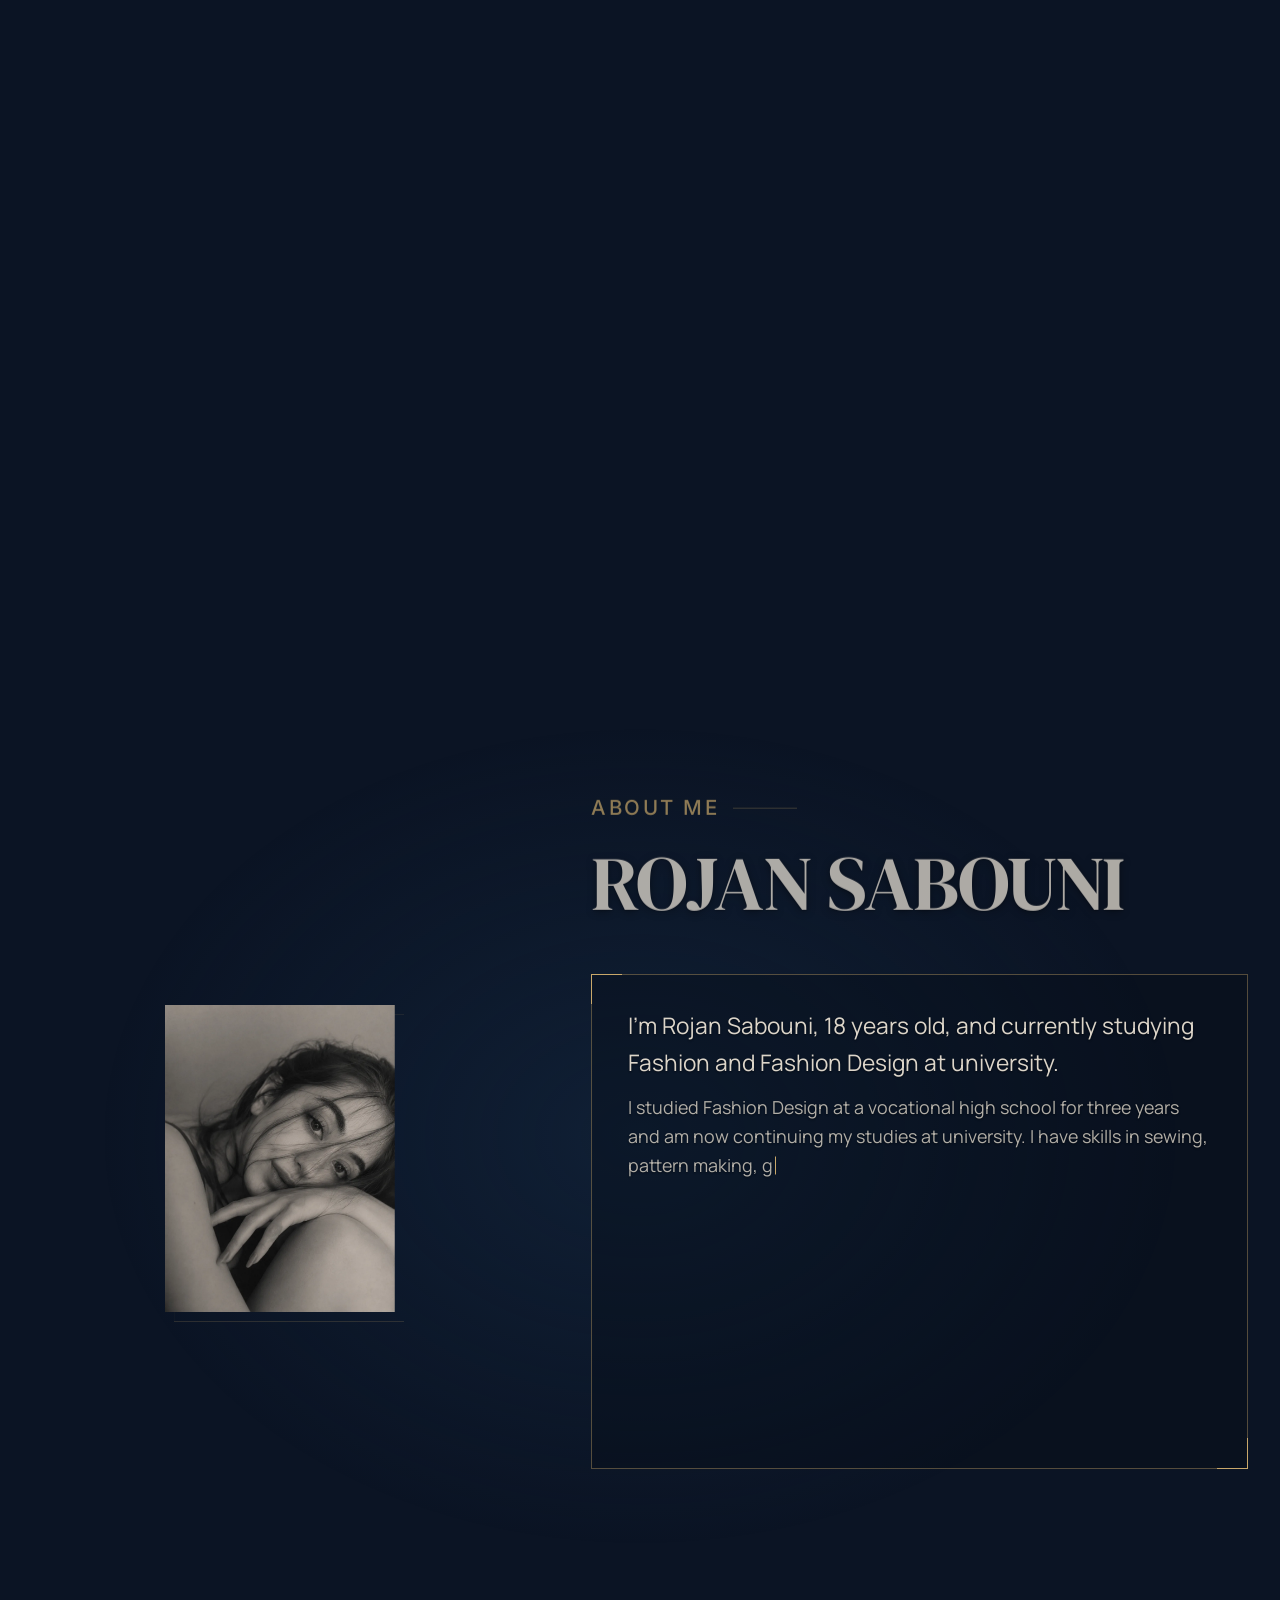
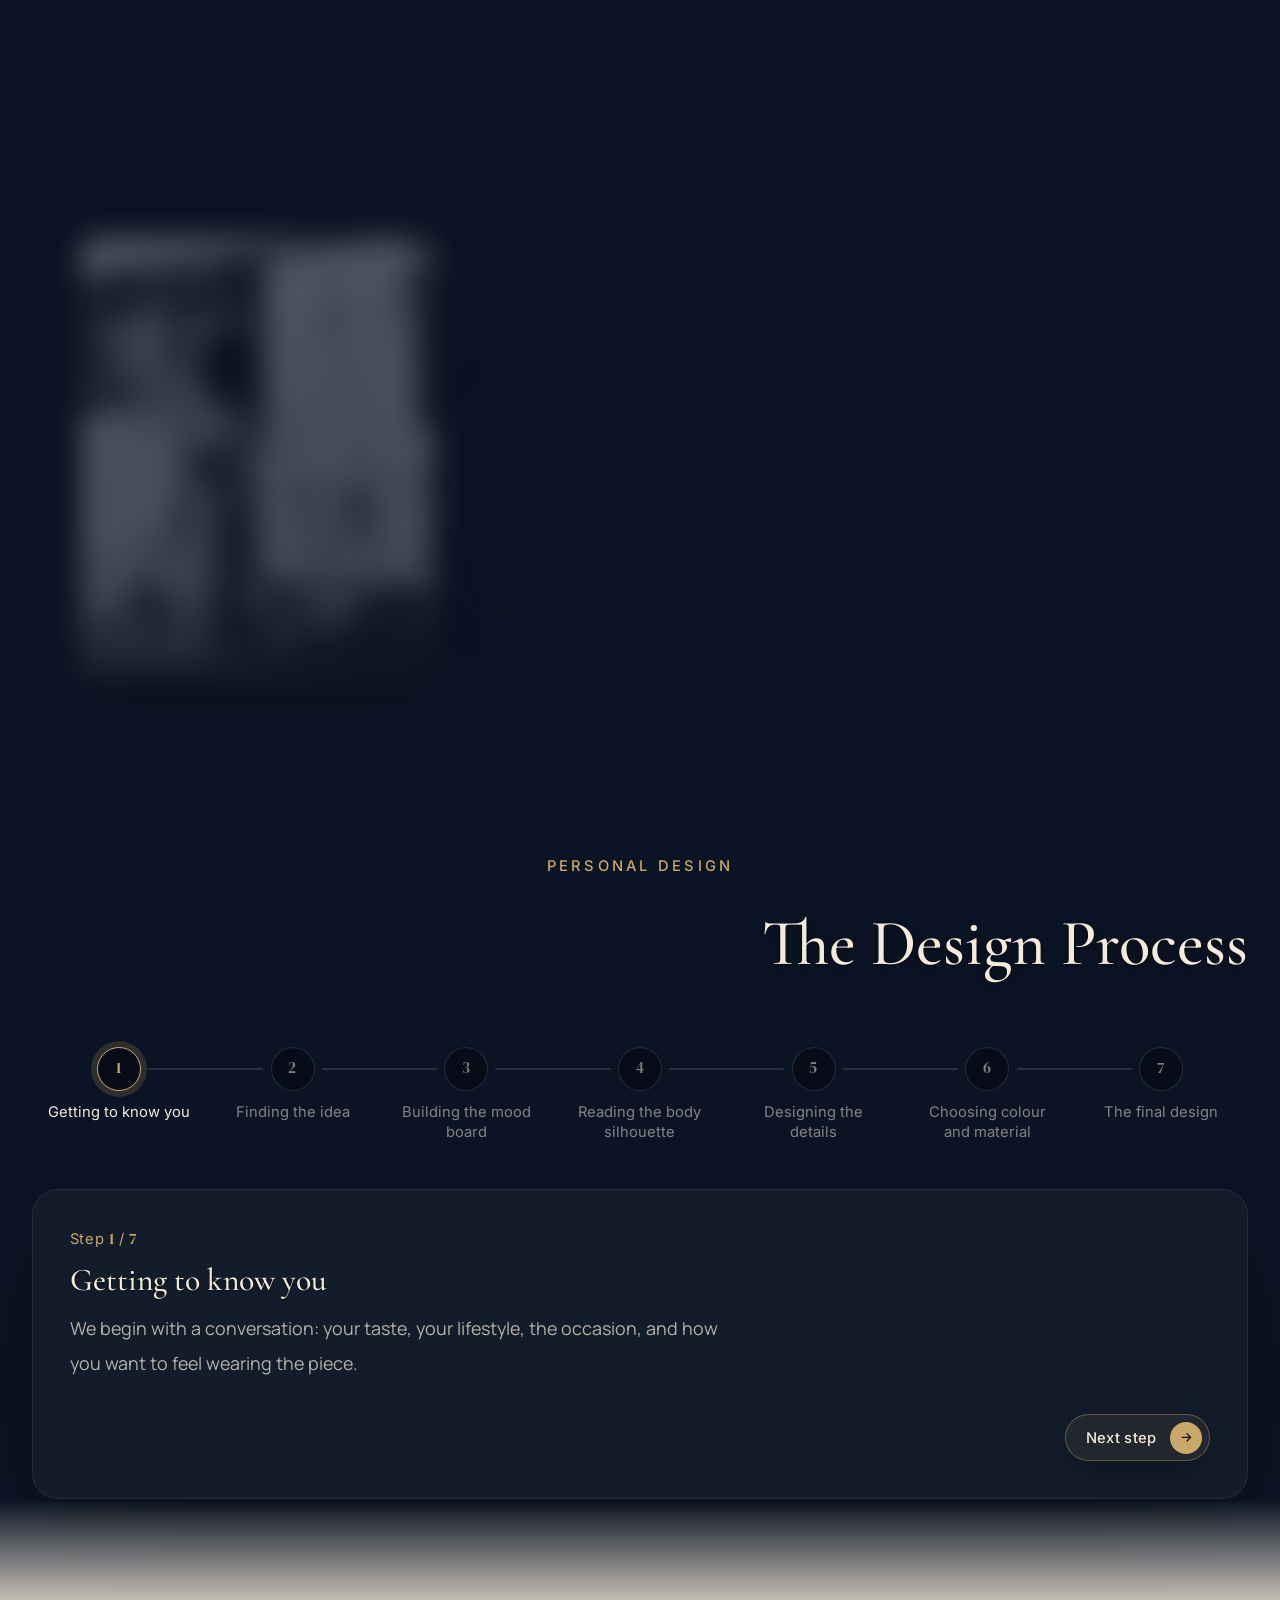
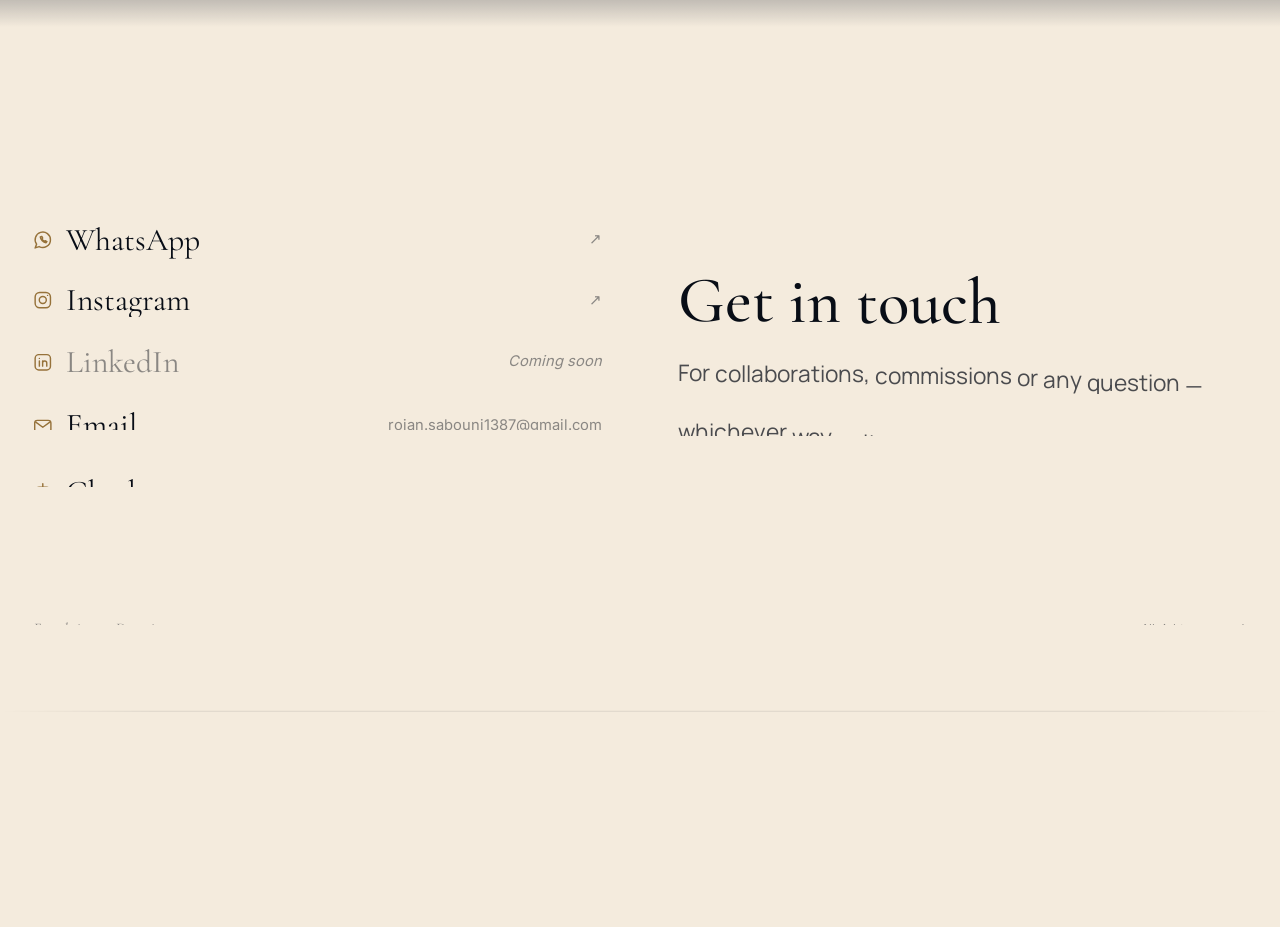
<file: en/index.html>
<!DOCTYPE html><html lang="en" dir="ltr" class="no-js"> <head><meta charset="utf-8"><meta name="viewport" content="width=device-width, initial-scale=1"><title>Rojan Sabouni — Fashion Designer</title><meta name="description" content="The personal portfolio of Rojan Sabouni, fashion designer. Hand-drawn and digital design, pattern making, garment construction, and fashion design with AI."><meta name="theme-color" content="#0b1424"><meta name="color-scheme" content="dark"><link rel="icon" href="/favicon.svg" type="image/svg+xml"><meta property="og:title" content="Rojan Sabouni — Fashion Designer"><meta property="og:description" content="The personal portfolio of Rojan Sabouni, fashion designer. Hand-drawn and digital design, pattern making, garment construction, and fashion design with AI."><meta property="og:type" content="website"><meta property="og:locale" content="en_US"><link rel="alternate" hreflang="fa" href="/"><link rel="alternate" hreflang="en" href="/en/"><script>
      // پیش از رنگ‌آمیزی اجرا می‌شود تا حالت بدون‌جاوااسکریپت پرشی نداشته باشد
      document.documentElement.classList.remove('no-js');
    </script><link rel="stylesheet" href="/_astro/consult.D8MBUDCA.css">
<link rel="stylesheet" href="/_astro/index.CSEawr52.css"></head> <body>  <div class="atmosphere" data-atmosphere aria-hidden="true"> <div class="atmosphere__layer atmosphere__layer--1"></div> <div class="atmosphere__layer atmosphere__layer--deep"></div> </div> <a class="skip-link" href="#main">Skip to main content</a> <header class="nav" data-astro-cid-dmqpwcec> <a class="nav__mark latin" href="/en/" aria-label="Rojan Sabouni" data-astro-cid-dmqpwcec>RS</a> <button class="nav__toggle" type="button" aria-expanded="false" aria-controls="nav-menu" data-astro-cid-dmqpwcec> <span class="nav__toggle-label" data-astro-cid-dmqpwcec>Menu</span> <span class="nav__toggle-bars" aria-hidden="true" data-astro-cid-dmqpwcec><i data-astro-cid-dmqpwcec></i><i data-astro-cid-dmqpwcec></i></span> </button> <nav id="nav-menu" class="nav__menu" aria-label="Menu" data-astro-cid-dmqpwcec> <ul class="nav__list" data-astro-cid-dmqpwcec> <li data-astro-cid-dmqpwcec><a class="nav__link" href="#about" data-astro-cid-dmqpwcec>About Me</a></li><li data-astro-cid-dmqpwcec><a class="nav__link" href="#process" data-astro-cid-dmqpwcec>Personal Design</a></li><li data-astro-cid-dmqpwcec><a class="nav__link" href="#portfolio" data-astro-cid-dmqpwcec>Portfolio</a></li><li data-astro-cid-dmqpwcec><a class="nav__link" href="/en/course/" data-astro-cid-dmqpwcec>Courses</a></li><li data-astro-cid-dmqpwcec><a class="nav__link" href="#contact" data-astro-cid-dmqpwcec>Contact</a></li> </ul> <a class="nav__lang" href="/" lang="fa" title="رفتن به نسخه‌ی فارسی" data-astro-cid-dmqpwcec> فا </a> </nav> </header>  <script type="module">const n=document.querySelector(".nav__toggle"),o=document.querySelector(".nav__menu");if(n&&o){const t=e=>{n.setAttribute("aria-expanded",String(e)),o.classList.toggle("is-open",e),document.querySelector(".nav")?.classList.toggle("nav--menu-open",e),document.body.style.overflow=e?"hidden":""};n.addEventListener("click",()=>{t(n.getAttribute("aria-expanded")!=="true")}),o.querySelectorAll("a").forEach(e=>{e.addEventListener("click",()=>t(!1))}),document.addEventListener("keydown",e=>{e.key==="Escape"&&t(!1)})}const c=document.querySelector(".nav"),r=document.querySelector("[data-contact]");c&&r&&"IntersectionObserver"in window&&new IntersectionObserver(([e])=>c.classList.toggle("nav--on-light",e.isIntersecting),{rootMargin:"0px 0px -92% 0px"}).observe(r);</script> <main id="main">  <section class="hero" id="hero" data-hero data-astro-cid-anhloy43> <div class="hero__stage" data-astro-cid-anhloy43> <!-- تصویر full-bleed پشت پنل‌ها --> <div class="hero__media" data-astro-cid-anhloy43> <img src="/images/hero-landing.webp" alt="A tailor’s mannequin with a measuring tape draped over it, in a room of natural light and white and navy curtains; a woman in black passes behind it" width="1672" height="941" fetchpriority="high" decoding="async" data-astro-cid-anhloy43> </div> <!-- دو پنل مات که در مرکز به هم می‌رسند و مثل دو در باز می‌شوند --> <div class="hero__panel hero__panel--start" aria-hidden="true" data-astro-cid-anhloy43></div> <div class="hero__panel hero__panel--end" aria-hidden="true" data-astro-cid-anhloy43></div> <!-- وردمارک بالای پنل‌ها --> <div class="hero__title" data-astro-cid-anhloy43> <h1 class="hero__wordmark latin" data-astro-cid-anhloy43> <span class="hero__word" data-hero-word="start" data-astro-cid-anhloy43>ROJAN</span> <span class="hero__word" data-hero-word="end" data-astro-cid-anhloy43>SABOUNI</span> </h1> <p class="hero__role latin" data-astro-cid-anhloy43>Fashion Designer</p> </div> <p class="hero__scroll" aria-hidden="true" data-astro-cid-anhloy43> <span data-astro-cid-anhloy43>Scroll to enter</span> </p> </div> </section>  <section class="about section depth-glow" id="about" data-about data-astro-cid-zsov6f23> <div class="shell about__grid" data-astro-cid-zsov6f23> <!-- پرتره — چپ در دسکتاپ، ۴۲٪ عرض بخش --> <figure class="about__figure" data-reveal data-about-figure data-astro-cid-zsov6f23> <img src="/images/about-me.webp" alt="A close portrait of Rojan Sabouni in soft light, head resting, hair across her face" width="1086" height="1448" loading="lazy" decoding="async" data-astro-cid-zsov6f23> </figure> <div class="about__body" data-astro-cid-zsov6f23> <p class="kicker about__kicker" data-fade data-astro-cid-zsov6f23>About Me</p> <!-- اسم در هر دو زبان انگلیسی می‌ماند — قانون ۳٫۲ --> <h2 class="about__name latin" data-fade data-astro-cid-zsov6f23>ROJAN SABOUNI</h2> <div class="about__frame" data-astro-cid-zsov6f23> <div class="about__text" data-about-text data-astro-cid-zsov6f23> <p class="about__para" data-about-para data-astro-cid-zsov6f23>I’m Rojan Sabouni, 18 years old, and currently studying Fashion and Fashion Design at university.</p><p class="about__para" data-about-para data-astro-cid-zsov6f23>I studied Fashion Design at a vocational high school for three years and am now continuing my studies at university. I have skills in sewing, pattern making, garment construction, and fashion design, both by hand and digitally using Procreate.</p><p class="about__para" data-about-para data-astro-cid-zsov6f23>Alongside fashion design, I have received training in Artificial Intelligence, have practical experience working with AI, and hold an international certification in the field. I’m also interested in creatively combining fashion design and AI to develop new ideas and approaches to design.</p><p class="about__para" data-about-para data-astro-cid-zsov6f23>My goal is to create fresh ideas in fashion and transform them into work that reflects my own identity and creative perspective.</p> </div> </div> </div> </div> </section>  <section class="xp" id="expertise" data-expertise data-astro-cid-vd2c6lga> <div class="xp__stage" data-xp-stage data-astro-cid-vd2c6lga> <canvas class="xp__canvas" data-xp-canvas aria-hidden="true" data-astro-cid-vd2c6lga></canvas> <div class="xp__scrim" data-xp-scrim aria-hidden="true" data-astro-cid-vd2c6lga></div> <div class="xp__overlay" data-astro-cid-vd2c6lga> <header class="xp__head" data-astro-cid-vd2c6lga> <p class="kicker xp__kicker" data-xp-kicker data-astro-cid-vd2c6lga>Expertise</p> <h2 class="xp__title latin" aria-label="Expertise" data-astro-cid-vd2c6lga> <span class="xp__c" aria-hidden="true" data-astro-cid-vd2c6lga><span class="xp__ci" data-astro-cid-vd2c6lga>E</span></span><span class="xp__c" aria-hidden="true" data-astro-cid-vd2c6lga><span class="xp__ci" data-astro-cid-vd2c6lga>x</span></span><span class="xp__c" aria-hidden="true" data-astro-cid-vd2c6lga><span class="xp__ci" data-astro-cid-vd2c6lga>p</span></span><span class="xp__c" aria-hidden="true" data-astro-cid-vd2c6lga><span class="xp__ci" data-astro-cid-vd2c6lga>e</span></span><span class="xp__c" aria-hidden="true" data-astro-cid-vd2c6lga><span class="xp__ci" data-astro-cid-vd2c6lga>r</span></span><span class="xp__c" aria-hidden="true" data-astro-cid-vd2c6lga><span class="xp__ci" data-astro-cid-vd2c6lga>t</span></span><span class="xp__c" aria-hidden="true" data-astro-cid-vd2c6lga><span class="xp__ci" data-astro-cid-vd2c6lga>i</span></span><span class="xp__c" aria-hidden="true" data-astro-cid-vd2c6lga><span class="xp__ci" data-astro-cid-vd2c6lga>s</span></span><span class="xp__c" aria-hidden="true" data-astro-cid-vd2c6lga><span class="xp__ci" data-astro-cid-vd2c6lga>e</span></span> </h2> </header> <ol class="xp__list" data-astro-cid-vd2c6lga> <li class="xp__item" data-xp-item data-astro-cid-vd2c6lga> <figure class="xp__media" data-astro-cid-vd2c6lga> <img src="/images/portfolio/hand-digital-cover.webp" alt="A hand sketching a long gown in pencil" loading="lazy" decoding="async" data-astro-cid-vd2c6lga> </figure> <span class="xp__nwrap" data-astro-cid-vd2c6lga><span class="xp__n num" data-astro-cid-vd2c6lga>01</span></span> <span class="xp__label" data-astro-cid-vd2c6lga> <span class="xp__w" data-astro-cid-vd2c6lga><span class="xp__wi" data-astro-cid-vd2c6lga>Hand</span></span> <span class="xp__w" data-astro-cid-vd2c6lga><span class="xp__wi" data-astro-cid-vd2c6lga>&amp;</span></span> <span class="xp__w" data-astro-cid-vd2c6lga><span class="xp__wi" data-astro-cid-vd2c6lga>Digital</span></span> <span class="xp__w" data-astro-cid-vd2c6lga><span class="xp__wi" data-astro-cid-vd2c6lga>Fashion</span></span> <span class="xp__w" data-astro-cid-vd2c6lga><span class="xp__wi" data-astro-cid-vd2c6lga>Design</span></span> </span> </li><li class="xp__item xp__item--lead" data-xp-item data-astro-cid-vd2c6lga> <figure class="xp__media" data-astro-cid-vd2c6lga> <img src="/images/hero-landing.webp" alt="A dress form in window light" loading="lazy" decoding="async" data-astro-cid-vd2c6lga> </figure> <span class="xp__nwrap" data-astro-cid-vd2c6lga><span class="xp__n num" data-astro-cid-vd2c6lga>02</span></span> <span class="xp__label" data-astro-cid-vd2c6lga> <span class="xp__w" data-astro-cid-vd2c6lga><span class="xp__wi" data-astro-cid-vd2c6lga>Artificial</span></span> <span class="xp__w" data-astro-cid-vd2c6lga><span class="xp__wi" data-astro-cid-vd2c6lga>Intelligence</span></span> <span class="xp__w" data-astro-cid-vd2c6lga><span class="xp__wi" data-astro-cid-vd2c6lga>&amp;</span></span> <span class="xp__w" data-astro-cid-vd2c6lga><span class="xp__wi" data-astro-cid-vd2c6lga>Fashion</span></span> <span class="xp__w" data-astro-cid-vd2c6lga><span class="xp__wi" data-astro-cid-vd2c6lga>Design</span></span> </span> </li><li class="xp__item" data-xp-item data-astro-cid-vd2c6lga> <figure class="xp__media" data-astro-cid-vd2c6lga> <img src="/images/portfolio/collections-cover.webp" alt="A desk covered in pencil garment sketches" loading="lazy" decoding="async" data-astro-cid-vd2c6lga> </figure> <span class="xp__nwrap" data-astro-cid-vd2c6lga><span class="xp__n num" data-astro-cid-vd2c6lga>03</span></span> <span class="xp__label" data-astro-cid-vd2c6lga> <span class="xp__w" data-astro-cid-vd2c6lga><span class="xp__wi" data-astro-cid-vd2c6lga>Pattern</span></span> <span class="xp__w" data-astro-cid-vd2c6lga><span class="xp__wi" data-astro-cid-vd2c6lga>Making</span></span> <span class="xp__w" data-astro-cid-vd2c6lga><span class="xp__wi" data-astro-cid-vd2c6lga>&amp;</span></span> <span class="xp__w" data-astro-cid-vd2c6lga><span class="xp__wi" data-astro-cid-vd2c6lga>Müller</span></span> <span class="xp__w" data-astro-cid-vd2c6lga><span class="xp__wi" data-astro-cid-vd2c6lga>Pattern</span></span> <span class="xp__w" data-astro-cid-vd2c6lga><span class="xp__wi" data-astro-cid-vd2c6lga>Cutting</span></span> </span> </li><li class="xp__item" data-xp-item data-astro-cid-vd2c6lga> <figure class="xp__media" data-astro-cid-vd2c6lga> <img src="/images/personal-design-process.webp" alt="A garment taking shape on a dress form" loading="lazy" decoding="async" data-astro-cid-vd2c6lga> </figure> <span class="xp__nwrap" data-astro-cid-vd2c6lga><span class="xp__n num" data-astro-cid-vd2c6lga>04</span></span> <span class="xp__label" data-astro-cid-vd2c6lga> <span class="xp__w" data-astro-cid-vd2c6lga><span class="xp__wi" data-astro-cid-vd2c6lga>Sewing</span></span> <span class="xp__w" data-astro-cid-vd2c6lga><span class="xp__wi" data-astro-cid-vd2c6lga>&amp;</span></span> <span class="xp__w" data-astro-cid-vd2c6lga><span class="xp__wi" data-astro-cid-vd2c6lga>Garment</span></span> <span class="xp__w" data-astro-cid-vd2c6lga><span class="xp__wi" data-astro-cid-vd2c6lga>Construction</span></span> </span> </li><li class="xp__item" data-xp-item data-astro-cid-vd2c6lga> <figure class="xp__media" data-astro-cid-vd2c6lga> <img src="/images/about-me.webp" alt="A close portrait in soft light" loading="lazy" decoding="async" data-astro-cid-vd2c6lga> </figure> <span class="xp__nwrap" data-astro-cid-vd2c6lga><span class="xp__n num" data-astro-cid-vd2c6lga>05</span></span> <span class="xp__label" data-astro-cid-vd2c6lga> <span class="xp__w" data-astro-cid-vd2c6lga><span class="xp__wi" data-astro-cid-vd2c6lga>Body</span></span> <span class="xp__w" data-astro-cid-vd2c6lga><span class="xp__wi" data-astro-cid-vd2c6lga>Silhouette</span></span> <span class="xp__w" data-astro-cid-vd2c6lga><span class="xp__wi" data-astro-cid-vd2c6lga>Recognition</span></span> <span class="xp__w" data-astro-cid-vd2c6lga><span class="xp__wi" data-astro-cid-vd2c6lga>&amp;</span></span> <span class="xp__w" data-astro-cid-vd2c6lga><span class="xp__wi" data-astro-cid-vd2c6lga>Analysis</span></span> </span> </li><li class="xp__item" data-xp-item data-astro-cid-vd2c6lga> <figure class="xp__media" data-astro-cid-vd2c6lga> <img src="/images/portfolio/personal-projects-cover.webp" alt="A mood board with tulle and pearl samples" loading="lazy" decoding="async" data-astro-cid-vd2c6lga> </figure> <span class="xp__nwrap" data-astro-cid-vd2c6lga><span class="xp__n num" data-astro-cid-vd2c6lga>06</span></span> <span class="xp__label" data-astro-cid-vd2c6lga> <span class="xp__w" data-astro-cid-vd2c6lga><span class="xp__wi" data-astro-cid-vd2c6lga>Color</span></span> <span class="xp__w" data-astro-cid-vd2c6lga><span class="xp__wi" data-astro-cid-vd2c6lga>Theory</span></span> <span class="xp__w" data-astro-cid-vd2c6lga><span class="xp__wi" data-astro-cid-vd2c6lga>&amp;</span></span> <span class="xp__w" data-astro-cid-vd2c6lga><span class="xp__wi" data-astro-cid-vd2c6lga>Color</span></span> <span class="xp__w" data-astro-cid-vd2c6lga><span class="xp__wi" data-astro-cid-vd2c6lga>Analysis</span></span> </span> </li> </ol> </div> </div> </section>  <section class="pf" id="portfolio" data-portfolio data-astro-cid-7kp4msfm> <header class="pf__head" data-astro-cid-7kp4msfm> <!-- کلمه در هر دو زبان انگلیسی می‌ماند --> <h2 class="pf__word latin" aria-label="PORTFOLIO" data-pf-word data-astro-cid-7kp4msfm> <span class="pf__ch" aria-hidden="true" data-astro-cid-7kp4msfm><span class="pf__chi" data-astro-cid-7kp4msfm>P</span></span><span class="pf__ch" aria-hidden="true" data-astro-cid-7kp4msfm><span class="pf__chi" data-astro-cid-7kp4msfm>O</span></span><span class="pf__ch" aria-hidden="true" data-astro-cid-7kp4msfm><span class="pf__chi" data-astro-cid-7kp4msfm>R</span></span><span class="pf__ch" aria-hidden="true" data-astro-cid-7kp4msfm><span class="pf__chi" data-astro-cid-7kp4msfm>T</span></span><span class="pf__ch" aria-hidden="true" data-astro-cid-7kp4msfm><span class="pf__chi" data-astro-cid-7kp4msfm>F</span></span><span class="pf__ch" aria-hidden="true" data-astro-cid-7kp4msfm><span class="pf__chi" data-astro-cid-7kp4msfm>O</span></span><span class="pf__ch" aria-hidden="true" data-astro-cid-7kp4msfm><span class="pf__chi" data-astro-cid-7kp4msfm>L</span></span><span class="pf__ch" aria-hidden="true" data-astro-cid-7kp4msfm><span class="pf__chi" data-astro-cid-7kp4msfm>I</span></span><span class="pf__ch" aria-hidden="true" data-astro-cid-7kp4msfm><span class="pf__chi" data-astro-cid-7kp4msfm>O</span></span> </h2> <p class="pf__intro" data-pf-intro data-astro-cid-7kp4msfm>Three bodies of work — click any one.</p> </header> <!-- چیدمان ماسونری: هر باکس نسبتِ واقعیِ عکسِ خودش را دارد --> <ul class="pf__grid" data-astro-cid-7kp4msfm> <li class="pf__item" data-pf-item data-astro-cid-7kp4msfm> <a class="pf__card" href="/en/portfolio/personal-projects/" style="--ratio:1200 / 1500" data-pf-card data-astro-cid-7kp4msfm> <img src="/images/portfolio/personal-projects-cover.webp" alt="A black and white mood board of bridal gown sketches with tulle and pearl-beaded bow samples" width="1200" height="1500" loading="lazy" decoding="async" data-astro-cid-7kp4msfm> <span class="pf__tint" aria-hidden="true" data-astro-cid-7kp4msfm></span> <span class="pf__meta" data-astro-cid-7kp4msfm> <span class="pf__label" data-astro-cid-7kp4msfm>Personal Projects</span> </span> </a> </li><li class="pf__item" data-pf-item data-astro-cid-7kp4msfm> <a class="pf__card" href="/en/portfolio/collections/" style="--ratio:1200 / 800" data-pf-card data-astro-cid-7kp4msfm> <img src="/images/portfolio/collections-cover.webp" alt="A desk covered in scattered pencil garment sketches beside a sketchbook" width="1200" height="800" loading="lazy" decoding="async" data-astro-cid-7kp4msfm> <span class="pf__tint" aria-hidden="true" data-astro-cid-7kp4msfm></span> <span class="pf__meta" data-astro-cid-7kp4msfm> <span class="pf__label" data-astro-cid-7kp4msfm>Collections</span> </span> </a> </li><li class="pf__item" data-pf-item data-astro-cid-7kp4msfm> <a class="pf__card" href="/en/portfolio/hand-digital/" style="--ratio:1200 / 1500" data-pf-card data-astro-cid-7kp4msfm> <img src="/images/portfolio/hand-digital-cover.webp" alt="A close-up of a hand drawing a long gown in pencil on white paper" width="1200" height="1500" loading="lazy" decoding="async" data-astro-cid-7kp4msfm> <span class="pf__tint" aria-hidden="true" data-astro-cid-7kp4msfm></span> <span class="pf__meta" data-astro-cid-7kp4msfm> <span class="pf__label" data-astro-cid-7kp4msfm>Hand-Drawn &amp; Digital Design</span> </span> </a> </li> </ul> </section>  <section class="pr" id="process" data-process data-astro-cid-gto3gzpn> <div class="pr__inner" data-astro-cid-gto3gzpn> <header class="pr__head" data-astro-cid-gto3gzpn> <p class="kicker pr__kicker" data-astro-cid-gto3gzpn>Personal Design</p> <h2 class="pr__title" data-astro-cid-gto3gzpn>The Design Process</h2> </header> <!-- استپر: هر مرحله یک دکمه و یک کارتِ متن. ترتیبِ DOM همان ترتیبِ خواندن
         روی گوشی است (مرحله، متنش، مرحله‌ی بعد…)؛ روی لپ‌تاپ CSS دکمه‌ها را در
         یک ردیف افقی می‌چیند و همه‌ی کارت‌ها را در یک خانه‌ی مشترک زیرشان. --> <div class="st" data-stepper data-astro-cid-gto3gzpn> <div class="st__grid" data-astro-cid-gto3gzpn>  <button class="st__tab" type="button" id="st-tab-1" aria-controls="st-panel-1" style="--i:1" data-step-tab data-astro-cid-gto3gzpn> <span class="st__dot" aria-hidden="true" data-astro-cid-gto3gzpn> <span class="st__n num" data-astro-cid-gto3gzpn>1</span> <svg class="st__check" viewBox="0 0 24 24" fill="none" data-astro-cid-gto3gzpn> <path d="M5 12.5l4.3 4.3L19 7" stroke="currentColor" stroke-width="2.4" stroke-linecap="round" stroke-linejoin="round" data-astro-cid-gto3gzpn></path> </svg> </span> <span class="st__name" data-astro-cid-gto3gzpn>Getting to know you</span> </button> <div class="st__panel" id="st-panel-1" role="region" aria-labelledby="st-tab-1" data-step-panel data-astro-cid-gto3gzpn> <div class="st__card" data-astro-cid-gto3gzpn> <p class="st__eyebrow" data-astro-cid-gto3gzpn> Step <span class="num" data-astro-cid-gto3gzpn>1</span> / <span class="num" data-astro-cid-gto3gzpn>7</span> </p> <h3 class="st__heading" tabindex="-1" data-astro-cid-gto3gzpn>Getting to know you</h3> <p class="st__text" data-astro-cid-gto3gzpn>We begin with a conversation: your taste, your lifestyle, the occasion, and how you want to feel wearing the piece.</p> <div class="st__nav" data-astro-cid-gto3gzpn>  <button class="cta cta--sm st__next" type="button" data-step-go="next" data-astro-cid-gto3gzpn="true"><span class="cta__label">Next step</span><span class="cta__icon" aria-hidden="true"><svg viewBox="0 0 24 24" fill="none"><path d="M5 12h14M13 6l6 6-6 6" stroke="currentColor" stroke-width="2" stroke-linecap="round" stroke-linejoin="round"></path></svg></span></button> </div> </div> </div>  <button class="st__tab" type="button" id="st-tab-2" aria-controls="st-panel-2" style="--i:2" data-step-tab data-astro-cid-gto3gzpn> <span class="st__dot" aria-hidden="true" data-astro-cid-gto3gzpn> <span class="st__n num" data-astro-cid-gto3gzpn>2</span> <svg class="st__check" viewBox="0 0 24 24" fill="none" data-astro-cid-gto3gzpn> <path d="M5 12.5l4.3 4.3L19 7" stroke="currentColor" stroke-width="2.4" stroke-linecap="round" stroke-linejoin="round" data-astro-cid-gto3gzpn></path> </svg> </span> <span class="st__name" data-astro-cid-gto3gzpn>Finding the idea</span> </button> <div class="st__panel" id="st-panel-2" role="region" aria-labelledby="st-tab-2" data-step-panel data-astro-cid-gto3gzpn> <div class="st__card" data-astro-cid-gto3gzpn> <p class="st__eyebrow" data-astro-cid-gto3gzpn> Step <span class="num" data-astro-cid-gto3gzpn>2</span> / <span class="num" data-astro-cid-gto3gzpn>7</span> </p> <h3 class="st__heading" tabindex="-1" data-astro-cid-gto3gzpn>Finding the idea</h3> <p class="st__text" data-astro-cid-gto3gzpn>A few directions take shape from that conversation, and together we choose the one that feels most like you.</p> <div class="st__nav" data-astro-cid-gto3gzpn> <button class="st__back" type="button" data-step-go="prev" data-astro-cid-gto3gzpn>Back</button> <button class="cta cta--sm st__next" type="button" data-step-go="next" data-astro-cid-gto3gzpn="true"><span class="cta__label">Next step</span><span class="cta__icon" aria-hidden="true"><svg viewBox="0 0 24 24" fill="none"><path d="M5 12h14M13 6l6 6-6 6" stroke="currentColor" stroke-width="2" stroke-linecap="round" stroke-linejoin="round"></path></svg></span></button> </div> </div> </div>  <button class="st__tab" type="button" id="st-tab-3" aria-controls="st-panel-3" style="--i:3" data-step-tab data-astro-cid-gto3gzpn> <span class="st__dot" aria-hidden="true" data-astro-cid-gto3gzpn> <span class="st__n num" data-astro-cid-gto3gzpn>3</span> <svg class="st__check" viewBox="0 0 24 24" fill="none" data-astro-cid-gto3gzpn> <path d="M5 12.5l4.3 4.3L19 7" stroke="currentColor" stroke-width="2.4" stroke-linecap="round" stroke-linejoin="round" data-astro-cid-gto3gzpn></path> </svg> </span> <span class="st__name" data-astro-cid-gto3gzpn>Building the mood board</span> </button> <div class="st__panel" id="st-panel-3" role="region" aria-labelledby="st-tab-3" data-step-panel data-astro-cid-gto3gzpn> <div class="st__card" data-astro-cid-gto3gzpn> <p class="st__eyebrow" data-astro-cid-gto3gzpn> Step <span class="num" data-astro-cid-gto3gzpn>3</span> / <span class="num" data-astro-cid-gto3gzpn>7</span> </p> <h3 class="st__heading" tabindex="-1" data-astro-cid-gto3gzpn>Building the mood board</h3> <p class="st__text" data-astro-cid-gto3gzpn>I gather images, textures and colours into a mood board, so the feeling of the design is clear before the first line is drawn.</p> <div class="st__nav" data-astro-cid-gto3gzpn> <button class="st__back" type="button" data-step-go="prev" data-astro-cid-gto3gzpn>Back</button> <button class="cta cta--sm st__next" type="button" data-step-go="next" data-astro-cid-gto3gzpn="true"><span class="cta__label">Next step</span><span class="cta__icon" aria-hidden="true"><svg viewBox="0 0 24 24" fill="none"><path d="M5 12h14M13 6l6 6-6 6" stroke="currentColor" stroke-width="2" stroke-linecap="round" stroke-linejoin="round"></path></svg></span></button> </div> </div> </div>  <button class="st__tab" type="button" id="st-tab-4" aria-controls="st-panel-4" style="--i:4" data-step-tab data-astro-cid-gto3gzpn> <span class="st__dot" aria-hidden="true" data-astro-cid-gto3gzpn> <span class="st__n num" data-astro-cid-gto3gzpn>4</span> <svg class="st__check" viewBox="0 0 24 24" fill="none" data-astro-cid-gto3gzpn> <path d="M5 12.5l4.3 4.3L19 7" stroke="currentColor" stroke-width="2.4" stroke-linecap="round" stroke-linejoin="round" data-astro-cid-gto3gzpn></path> </svg> </span> <span class="st__name" data-astro-cid-gto3gzpn>Reading the body silhouette</span> </button> <div class="st__panel" id="st-panel-4" role="region" aria-labelledby="st-tab-4" data-step-panel data-astro-cid-gto3gzpn> <div class="st__card" data-astro-cid-gto3gzpn> <p class="st__eyebrow" data-astro-cid-gto3gzpn> Step <span class="num" data-astro-cid-gto3gzpn>4</span> / <span class="num" data-astro-cid-gto3gzpn>7</span> </p> <h3 class="st__heading" tabindex="-1" data-astro-cid-gto3gzpn>Reading the body silhouette</h3> <p class="st__text" data-astro-cid-gto3gzpn>I study your silhouette so that cuts, lines and proportions are chosen to sit on you at their best.</p> <div class="st__nav" data-astro-cid-gto3gzpn> <button class="st__back" type="button" data-step-go="prev" data-astro-cid-gto3gzpn>Back</button> <button class="cta cta--sm st__next" type="button" data-step-go="next" data-astro-cid-gto3gzpn="true"><span class="cta__label">Next step</span><span class="cta__icon" aria-hidden="true"><svg viewBox="0 0 24 24" fill="none"><path d="M5 12h14M13 6l6 6-6 6" stroke="currentColor" stroke-width="2" stroke-linecap="round" stroke-linejoin="round"></path></svg></span></button> </div> </div> </div>  <button class="st__tab" type="button" id="st-tab-5" aria-controls="st-panel-5" style="--i:5" data-step-tab data-astro-cid-gto3gzpn> <span class="st__dot" aria-hidden="true" data-astro-cid-gto3gzpn> <span class="st__n num" data-astro-cid-gto3gzpn>5</span> <svg class="st__check" viewBox="0 0 24 24" fill="none" data-astro-cid-gto3gzpn> <path d="M5 12.5l4.3 4.3L19 7" stroke="currentColor" stroke-width="2.4" stroke-linecap="round" stroke-linejoin="round" data-astro-cid-gto3gzpn></path> </svg> </span> <span class="st__name" data-astro-cid-gto3gzpn>Designing the details</span> </button> <div class="st__panel" id="st-panel-5" role="region" aria-labelledby="st-tab-5" data-step-panel data-astro-cid-gto3gzpn> <div class="st__card" data-astro-cid-gto3gzpn> <p class="st__eyebrow" data-astro-cid-gto3gzpn> Step <span class="num" data-astro-cid-gto3gzpn>5</span> / <span class="num" data-astro-cid-gto3gzpn>7</span> </p> <h3 class="st__heading" tabindex="-1" data-astro-cid-gto3gzpn>Designing the details</h3> <p class="st__text" data-astro-cid-gto3gzpn>Neckline, sleeves, seams and embellishment are designed one by one — the details are what make a piece truly yours.</p> <div class="st__nav" data-astro-cid-gto3gzpn> <button class="st__back" type="button" data-step-go="prev" data-astro-cid-gto3gzpn>Back</button> <button class="cta cta--sm st__next" type="button" data-step-go="next" data-astro-cid-gto3gzpn="true"><span class="cta__label">Next step</span><span class="cta__icon" aria-hidden="true"><svg viewBox="0 0 24 24" fill="none"><path d="M5 12h14M13 6l6 6-6 6" stroke="currentColor" stroke-width="2" stroke-linecap="round" stroke-linejoin="round"></path></svg></span></button> </div> </div> </div>  <button class="st__tab" type="button" id="st-tab-6" aria-controls="st-panel-6" style="--i:6" data-step-tab data-astro-cid-gto3gzpn> <span class="st__dot" aria-hidden="true" data-astro-cid-gto3gzpn> <span class="st__n num" data-astro-cid-gto3gzpn>6</span> <svg class="st__check" viewBox="0 0 24 24" fill="none" data-astro-cid-gto3gzpn> <path d="M5 12.5l4.3 4.3L19 7" stroke="currentColor" stroke-width="2.4" stroke-linecap="round" stroke-linejoin="round" data-astro-cid-gto3gzpn></path> </svg> </span> <span class="st__name" data-astro-cid-gto3gzpn>Choosing colour and material</span> </button> <div class="st__panel" id="st-panel-6" role="region" aria-labelledby="st-tab-6" data-step-panel data-astro-cid-gto3gzpn> <div class="st__card" data-astro-cid-gto3gzpn> <p class="st__eyebrow" data-astro-cid-gto3gzpn> Step <span class="num" data-astro-cid-gto3gzpn>6</span> / <span class="num" data-astro-cid-gto3gzpn>7</span> </p> <h3 class="st__heading" tabindex="-1" data-astro-cid-gto3gzpn>Choosing colour and material</h3> <p class="st__text" data-astro-cid-gto3gzpn>We choose colour and fabric together, around your skin tone, the season and the mood the design should carry.</p> <div class="st__nav" data-astro-cid-gto3gzpn> <button class="st__back" type="button" data-step-go="prev" data-astro-cid-gto3gzpn>Back</button> <button class="cta cta--sm st__next" type="button" data-step-go="next" data-astro-cid-gto3gzpn="true"><span class="cta__label">Next step</span><span class="cta__icon" aria-hidden="true"><svg viewBox="0 0 24 24" fill="none"><path d="M5 12h14M13 6l6 6-6 6" stroke="currentColor" stroke-width="2" stroke-linecap="round" stroke-linejoin="round"></path></svg></span></button> </div> </div> </div>  <button class="st__tab" type="button" id="st-tab-7" aria-controls="st-panel-7" style="--i:7" data-step-tab data-astro-cid-gto3gzpn> <span class="st__dot" aria-hidden="true" data-astro-cid-gto3gzpn> <span class="st__n num" data-astro-cid-gto3gzpn>7</span> <svg class="st__check" viewBox="0 0 24 24" fill="none" data-astro-cid-gto3gzpn> <path d="M5 12.5l4.3 4.3L19 7" stroke="currentColor" stroke-width="2.4" stroke-linecap="round" stroke-linejoin="round" data-astro-cid-gto3gzpn></path> </svg> </span> <span class="st__name" data-astro-cid-gto3gzpn>The final design</span> </button> <div class="st__panel" id="st-panel-7" role="region" aria-labelledby="st-tab-7" data-step-panel data-astro-cid-gto3gzpn> <div class="st__card" data-astro-cid-gto3gzpn> <p class="st__eyebrow" data-astro-cid-gto3gzpn> Step <span class="num" data-astro-cid-gto3gzpn>7</span> / <span class="num" data-astro-cid-gto3gzpn>7</span> </p> <h3 class="st__heading" tabindex="-1" data-astro-cid-gto3gzpn>The final design</h3> <p class="st__text" data-astro-cid-gto3gzpn>Everything comes together in one finished design, ready to be made.</p> <div class="st__nav" data-astro-cid-gto3gzpn> <button class="st__back" type="button" data-step-go="prev" data-astro-cid-gto3gzpn>Back</button> <div class="st__consult" data-astro-cid-gto3gzpn> <span class="st__consult-text" data-astro-cid-gto3gzpn>Design consultation</span>  <a class="cta cta--sm" href="/en/consult/" data-astro-cid-gto3gzpn="true"><span class="cta__label">Start</span><span class="cta__icon" aria-hidden="true"><svg viewBox="0 0 24 24" fill="none"><path d="M5 12h14M13 6l6 6-6 6" stroke="currentColor" stroke-width="2" stroke-linecap="round" stroke-linejoin="round"></path></svg></span></a> </div> </div> </div> </div>  </div> </div> </div> </section>  <footer class="ct" id="contact" data-contact data-astro-cid-2w3kkqjp> <div class="ct__top shell" data-astro-cid-2w3kkqjp> <!-- ── تیتر و جمله‌ی زیرش ── --> <header class="ct__head" data-astro-cid-2w3kkqjp> <h2 class="ct__title" data-astro-cid-2w3kkqjp> <span class="rv" data-astro-cid-2w3kkqjp><span class="rv__i" data-astro-cid-2w3kkqjp>Get</span></span> <span class="rv" data-astro-cid-2w3kkqjp><span class="rv__i" data-astro-cid-2w3kkqjp>in</span></span> <span class="rv" data-astro-cid-2w3kkqjp><span class="rv__i" data-astro-cid-2w3kkqjp>touch</span></span> </h2> <p class="ct__intro" data-astro-cid-2w3kkqjp> <span class="rv" data-astro-cid-2w3kkqjp><span class="rv__i" data-astro-cid-2w3kkqjp>For</span></span> <span class="rv" data-astro-cid-2w3kkqjp><span class="rv__i" data-astro-cid-2w3kkqjp>collaborations,</span></span> <span class="rv" data-astro-cid-2w3kkqjp><span class="rv__i" data-astro-cid-2w3kkqjp>commissions</span></span> <span class="rv" data-astro-cid-2w3kkqjp><span class="rv__i" data-astro-cid-2w3kkqjp>or</span></span> <span class="rv" data-astro-cid-2w3kkqjp><span class="rv__i" data-astro-cid-2w3kkqjp>any</span></span> <span class="rv" data-astro-cid-2w3kkqjp><span class="rv__i" data-astro-cid-2w3kkqjp>question</span></span> <span class="rv" data-astro-cid-2w3kkqjp><span class="rv__i" data-astro-cid-2w3kkqjp>—</span></span> <span class="rv" data-astro-cid-2w3kkqjp><span class="rv__i" data-astro-cid-2w3kkqjp>whichever</span></span> <span class="rv" data-astro-cid-2w3kkqjp><span class="rv__i" data-astro-cid-2w3kkqjp>way</span></span> <span class="rv" data-astro-cid-2w3kkqjp><span class="rv__i" data-astro-cid-2w3kkqjp>suits</span></span> <span class="rv" data-astro-cid-2w3kkqjp><span class="rv__i" data-astro-cid-2w3kkqjp>you.</span></span> </p> </header> <!-- ── راه‌های ارتباط: عمودی، فشرده، چپ‌چین ── --> <aside class="ct__side" data-astro-cid-2w3kkqjp> <ul class="ct__channels" data-astro-cid-2w3kkqjp> <li class="rv-line" data-astro-cid-2w3kkqjp> <div class="rv-in" data-astro-cid-2w3kkqjp> <a class="ct__channel" href="https://wa.me/989131998194?text=Message%20from%20the%20website" target="_blank" rel="noopener noreferrer" data-astro-cid-2w3kkqjp> <svg class="ct__ico" viewBox="0 0 24 24" fill="none" stroke="currentColor" stroke-width="1.6" stroke-linecap="round" stroke-linejoin="round" aria-hidden="true" data-astro-cid-2w3kkqjp><path d="M20.5 11.6a8.5 8.5 0 0 1-12.6 7.4L3.5 20.5l1.6-4.2A8.5 8.5 0 1 1 20.5 11.6Z"/><path d="M9.2 8.4c.3 3 3.3 6 6.3 6.3l1.1-1.3-1.9-1-.9.9c-1-.5-2.3-1.8-2.8-2.8l.9-.9-1-1.9-1.7.7Z"/></svg> <span class="ct__ch-label" data-astro-cid-2w3kkqjp>WhatsApp</span> <span class="ct__ch-value" data-astro-cid-2w3kkqjp>↗</span> </a> </div> </li><li class="rv-line" data-astro-cid-2w3kkqjp> <div class="rv-in" data-astro-cid-2w3kkqjp> <a class="ct__channel" href="https://instagram.com/roje_designer" target="_blank" rel="noopener noreferrer" data-astro-cid-2w3kkqjp> <svg class="ct__ico" viewBox="0 0 24 24" fill="none" stroke="currentColor" stroke-width="1.6" stroke-linecap="round" stroke-linejoin="round" aria-hidden="true" data-astro-cid-2w3kkqjp><rect x="3.5" y="3.5" width="17" height="17" rx="5"/><circle cx="12" cy="12" r="3.9"/><path d="M17.3 6.8v.01"/></svg> <span class="ct__ch-label" data-astro-cid-2w3kkqjp>Instagram</span> <span class="ct__ch-value" data-astro-cid-2w3kkqjp>↗</span> </a> </div> </li><li class="rv-line" data-astro-cid-2w3kkqjp> <div class="rv-in" data-astro-cid-2w3kkqjp> <span class="ct__channel is-soon" data-astro-cid-2w3kkqjp> <svg class="ct__ico" viewBox="0 0 24 24" fill="none" stroke="currentColor" stroke-width="1.6" stroke-linecap="round" stroke-linejoin="round" aria-hidden="true" data-astro-cid-2w3kkqjp><rect x="3.5" y="3.5" width="17" height="17" rx="4"/><path d="M8.2 10.6v5.7M8.2 7.7v.01M11.8 16.3v-3.4a2.3 2.3 0 0 1 4.6 0v3.4M11.8 10.6v5.7"/></svg> <span class="ct__ch-label" data-astro-cid-2w3kkqjp>LinkedIn</span> <span class="ct__ch-value" data-astro-cid-2w3kkqjp>Coming soon</span> </span> </div> </li><li class="rv-line" data-astro-cid-2w3kkqjp> <div class="rv-in" data-astro-cid-2w3kkqjp> <a class="ct__channel" href="mailto:rojan.sabouni1387@gmail.com" data-astro-cid-2w3kkqjp> <svg class="ct__ico" viewBox="0 0 24 24" fill="none" stroke="currentColor" stroke-width="1.6" stroke-linecap="round" stroke-linejoin="round" aria-hidden="true" data-astro-cid-2w3kkqjp><rect x="3" y="5.5" width="18" height="13" rx="3"/><path d="m4.2 7.5 7.8 5.6 7.8-5.6"/></svg> <span class="ct__ch-label" data-astro-cid-2w3kkqjp>Email</span> <span class="ct__ch-value" data-astro-cid-2w3kkqjp>rojan.sabouni1387@gmail.com</span> </a> </div> </li><li class="rv-line" data-astro-cid-2w3kkqjp> <div class="rv-in" data-astro-cid-2w3kkqjp> <a class="ct__channel" href="#chat" data-astro-cid-2w3kkqjp> <svg class="ct__ico" viewBox="0 0 24 24" fill="none" stroke="currentColor" stroke-width="1.6" stroke-linecap="round" stroke-linejoin="round" aria-hidden="true" data-astro-cid-2w3kkqjp><rect x="4" y="7.5" width="16" height="11.5" rx="4"/><path d="M12 3.5v4M9.3 12.6v.01M14.7 12.6v.01M9.8 15.6h4.4"/></svg> <span class="ct__ch-label" data-astro-cid-2w3kkqjp>Chatbot</span> <span class="ct__ch-value" data-astro-cid-2w3kkqjp>↗</span> </a> </div> </li> </ul> </aside> </div> <div class="ct__meta shell rv-line" data-astro-cid-2w3kkqjp> <div class="rv-in" data-astro-cid-2w3kkqjp> <span class="latin ct__role" data-astro-cid-2w3kkqjp>Fashion Designer</span> <span data-astro-cid-2w3kkqjp><span class="latin" data-astro-cid-2w3kkqjp>© 2026 ROJAN SABOUNI</span> · All rights reserved.</span> </div> </div> <!-- ── نوارِ متحرک: بیشتر جنبه‌ی طراحی دارد. برای صفحه‌خوان و کیبورد پنهان
       است، چون همان لینک‌ها در فهرستِ عمودیِ بالا در دسترس‌اند. ── --> <div class="ct__ticker rv-line" aria-hidden="true" data-astro-cid-2w3kkqjp> <div class="rv-in" data-astro-cid-2w3kkqjp> <div class="ct__marquee" data-astro-cid-2w3kkqjp> <div class="ct__track" data-astro-cid-2w3kkqjp> <ul class="ct__group" data-astro-cid-2w3kkqjp> <li data-astro-cid-2w3kkqjp> <a class="ct__chip" href="https://wa.me/989131998194?text=Message%20from%20the%20website" tabindex="-1" target="_blank" rel="noopener noreferrer" data-astro-cid-2w3kkqjp> <svg class="ct__ico" viewBox="0 0 24 24" fill="none" stroke="currentColor" stroke-width="1.6" stroke-linecap="round" stroke-linejoin="round" data-astro-cid-2w3kkqjp><path d="M20.5 11.6a8.5 8.5 0 0 1-12.6 7.4L3.5 20.5l1.6-4.2A8.5 8.5 0 1 1 20.5 11.6Z"/><path d="M9.2 8.4c.3 3 3.3 6 6.3 6.3l1.1-1.3-1.9-1-.9.9c-1-.5-2.3-1.8-2.8-2.8l.9-.9-1-1.9-1.7.7Z"/></svg> <span data-astro-cid-2w3kkqjp>WhatsApp</span> </a> </li><li data-astro-cid-2w3kkqjp> <a class="ct__chip" href="https://instagram.com/roje_designer" tabindex="-1" target="_blank" rel="noopener noreferrer" data-astro-cid-2w3kkqjp> <svg class="ct__ico" viewBox="0 0 24 24" fill="none" stroke="currentColor" stroke-width="1.6" stroke-linecap="round" stroke-linejoin="round" data-astro-cid-2w3kkqjp><rect x="3.5" y="3.5" width="17" height="17" rx="5"/><circle cx="12" cy="12" r="3.9"/><path d="M17.3 6.8v.01"/></svg> <span data-astro-cid-2w3kkqjp>Instagram</span> </a> </li><li data-astro-cid-2w3kkqjp> <span class="ct__chip is-soon" data-astro-cid-2w3kkqjp> <svg class="ct__ico" viewBox="0 0 24 24" fill="none" stroke="currentColor" stroke-width="1.6" stroke-linecap="round" stroke-linejoin="round" data-astro-cid-2w3kkqjp><rect x="3.5" y="3.5" width="17" height="17" rx="4"/><path d="M8.2 10.6v5.7M8.2 7.7v.01M11.8 16.3v-3.4a2.3 2.3 0 0 1 4.6 0v3.4M11.8 10.6v5.7"/></svg> <span data-astro-cid-2w3kkqjp>LinkedIn</span> </span> </li><li data-astro-cid-2w3kkqjp> <a class="ct__chip" href="mailto:rojan.sabouni1387@gmail.com" tabindex="-1" data-astro-cid-2w3kkqjp> <svg class="ct__ico" viewBox="0 0 24 24" fill="none" stroke="currentColor" stroke-width="1.6" stroke-linecap="round" stroke-linejoin="round" data-astro-cid-2w3kkqjp><rect x="3" y="5.5" width="18" height="13" rx="3"/><path d="m4.2 7.5 7.8 5.6 7.8-5.6"/></svg> <span data-astro-cid-2w3kkqjp>Email</span> </a> </li><li data-astro-cid-2w3kkqjp> <a class="ct__chip" href="#chat" tabindex="-1" data-astro-cid-2w3kkqjp> <svg class="ct__ico" viewBox="0 0 24 24" fill="none" stroke="currentColor" stroke-width="1.6" stroke-linecap="round" stroke-linejoin="round" data-astro-cid-2w3kkqjp><rect x="4" y="7.5" width="16" height="11.5" rx="4"/><path d="M12 3.5v4M9.3 12.6v.01M14.7 12.6v.01M9.8 15.6h4.4"/></svg> <span data-astro-cid-2w3kkqjp>Chatbot</span> </a> </li><li data-astro-cid-2w3kkqjp> <a class="ct__chip" href="https://wa.me/989131998194?text=Message%20from%20the%20website" tabindex="-1" target="_blank" rel="noopener noreferrer" data-astro-cid-2w3kkqjp> <svg class="ct__ico" viewBox="0 0 24 24" fill="none" stroke="currentColor" stroke-width="1.6" stroke-linecap="round" stroke-linejoin="round" data-astro-cid-2w3kkqjp><path d="M20.5 11.6a8.5 8.5 0 0 1-12.6 7.4L3.5 20.5l1.6-4.2A8.5 8.5 0 1 1 20.5 11.6Z"/><path d="M9.2 8.4c.3 3 3.3 6 6.3 6.3l1.1-1.3-1.9-1-.9.9c-1-.5-2.3-1.8-2.8-2.8l.9-.9-1-1.9-1.7.7Z"/></svg> <span data-astro-cid-2w3kkqjp>WhatsApp</span> </a> </li><li data-astro-cid-2w3kkqjp> <a class="ct__chip" href="https://instagram.com/roje_designer" tabindex="-1" target="_blank" rel="noopener noreferrer" data-astro-cid-2w3kkqjp> <svg class="ct__ico" viewBox="0 0 24 24" fill="none" stroke="currentColor" stroke-width="1.6" stroke-linecap="round" stroke-linejoin="round" data-astro-cid-2w3kkqjp><rect x="3.5" y="3.5" width="17" height="17" rx="5"/><circle cx="12" cy="12" r="3.9"/><path d="M17.3 6.8v.01"/></svg> <span data-astro-cid-2w3kkqjp>Instagram</span> </a> </li><li data-astro-cid-2w3kkqjp> <span class="ct__chip is-soon" data-astro-cid-2w3kkqjp> <svg class="ct__ico" viewBox="0 0 24 24" fill="none" stroke="currentColor" stroke-width="1.6" stroke-linecap="round" stroke-linejoin="round" data-astro-cid-2w3kkqjp><rect x="3.5" y="3.5" width="17" height="17" rx="4"/><path d="M8.2 10.6v5.7M8.2 7.7v.01M11.8 16.3v-3.4a2.3 2.3 0 0 1 4.6 0v3.4M11.8 10.6v5.7"/></svg> <span data-astro-cid-2w3kkqjp>LinkedIn</span> </span> </li><li data-astro-cid-2w3kkqjp> <a class="ct__chip" href="mailto:rojan.sabouni1387@gmail.com" tabindex="-1" data-astro-cid-2w3kkqjp> <svg class="ct__ico" viewBox="0 0 24 24" fill="none" stroke="currentColor" stroke-width="1.6" stroke-linecap="round" stroke-linejoin="round" data-astro-cid-2w3kkqjp><rect x="3" y="5.5" width="18" height="13" rx="3"/><path d="m4.2 7.5 7.8 5.6 7.8-5.6"/></svg> <span data-astro-cid-2w3kkqjp>Email</span> </a> </li><li data-astro-cid-2w3kkqjp> <a class="ct__chip" href="#chat" tabindex="-1" data-astro-cid-2w3kkqjp> <svg class="ct__ico" viewBox="0 0 24 24" fill="none" stroke="currentColor" stroke-width="1.6" stroke-linecap="round" stroke-linejoin="round" data-astro-cid-2w3kkqjp><rect x="4" y="7.5" width="16" height="11.5" rx="4"/><path d="M12 3.5v4M9.3 12.6v.01M14.7 12.6v.01M9.8 15.6h4.4"/></svg> <span data-astro-cid-2w3kkqjp>Chatbot</span> </a> </li><li data-astro-cid-2w3kkqjp> <a class="ct__chip" href="https://wa.me/989131998194?text=Message%20from%20the%20website" tabindex="-1" target="_blank" rel="noopener noreferrer" data-astro-cid-2w3kkqjp> <svg class="ct__ico" viewBox="0 0 24 24" fill="none" stroke="currentColor" stroke-width="1.6" stroke-linecap="round" stroke-linejoin="round" data-astro-cid-2w3kkqjp><path d="M20.5 11.6a8.5 8.5 0 0 1-12.6 7.4L3.5 20.5l1.6-4.2A8.5 8.5 0 1 1 20.5 11.6Z"/><path d="M9.2 8.4c.3 3 3.3 6 6.3 6.3l1.1-1.3-1.9-1-.9.9c-1-.5-2.3-1.8-2.8-2.8l.9-.9-1-1.9-1.7.7Z"/></svg> <span data-astro-cid-2w3kkqjp>WhatsApp</span> </a> </li><li data-astro-cid-2w3kkqjp> <a class="ct__chip" href="https://instagram.com/roje_designer" tabindex="-1" target="_blank" rel="noopener noreferrer" data-astro-cid-2w3kkqjp> <svg class="ct__ico" viewBox="0 0 24 24" fill="none" stroke="currentColor" stroke-width="1.6" stroke-linecap="round" stroke-linejoin="round" data-astro-cid-2w3kkqjp><rect x="3.5" y="3.5" width="17" height="17" rx="5"/><circle cx="12" cy="12" r="3.9"/><path d="M17.3 6.8v.01"/></svg> <span data-astro-cid-2w3kkqjp>Instagram</span> </a> </li><li data-astro-cid-2w3kkqjp> <span class="ct__chip is-soon" data-astro-cid-2w3kkqjp> <svg class="ct__ico" viewBox="0 0 24 24" fill="none" stroke="currentColor" stroke-width="1.6" stroke-linecap="round" stroke-linejoin="round" data-astro-cid-2w3kkqjp><rect x="3.5" y="3.5" width="17" height="17" rx="4"/><path d="M8.2 10.6v5.7M8.2 7.7v.01M11.8 16.3v-3.4a2.3 2.3 0 0 1 4.6 0v3.4M11.8 10.6v5.7"/></svg> <span data-astro-cid-2w3kkqjp>LinkedIn</span> </span> </li><li data-astro-cid-2w3kkqjp> <a class="ct__chip" href="mailto:rojan.sabouni1387@gmail.com" tabindex="-1" data-astro-cid-2w3kkqjp> <svg class="ct__ico" viewBox="0 0 24 24" fill="none" stroke="currentColor" stroke-width="1.6" stroke-linecap="round" stroke-linejoin="round" data-astro-cid-2w3kkqjp><rect x="3" y="5.5" width="18" height="13" rx="3"/><path d="m4.2 7.5 7.8 5.6 7.8-5.6"/></svg> <span data-astro-cid-2w3kkqjp>Email</span> </a> </li><li data-astro-cid-2w3kkqjp> <a class="ct__chip" href="#chat" tabindex="-1" data-astro-cid-2w3kkqjp> <svg class="ct__ico" viewBox="0 0 24 24" fill="none" stroke="currentColor" stroke-width="1.6" stroke-linecap="round" stroke-linejoin="round" data-astro-cid-2w3kkqjp><rect x="4" y="7.5" width="16" height="11.5" rx="4"/><path d="M12 3.5v4M9.3 12.6v.01M14.7 12.6v.01M9.8 15.6h4.4"/></svg> <span data-astro-cid-2w3kkqjp>Chatbot</span> </a> </li> </ul><ul class="ct__group" data-astro-cid-2w3kkqjp> <li data-astro-cid-2w3kkqjp> <a class="ct__chip" href="https://wa.me/989131998194?text=Message%20from%20the%20website" tabindex="-1" target="_blank" rel="noopener noreferrer" data-astro-cid-2w3kkqjp> <svg class="ct__ico" viewBox="0 0 24 24" fill="none" stroke="currentColor" stroke-width="1.6" stroke-linecap="round" stroke-linejoin="round" data-astro-cid-2w3kkqjp><path d="M20.5 11.6a8.5 8.5 0 0 1-12.6 7.4L3.5 20.5l1.6-4.2A8.5 8.5 0 1 1 20.5 11.6Z"/><path d="M9.2 8.4c.3 3 3.3 6 6.3 6.3l1.1-1.3-1.9-1-.9.9c-1-.5-2.3-1.8-2.8-2.8l.9-.9-1-1.9-1.7.7Z"/></svg> <span data-astro-cid-2w3kkqjp>WhatsApp</span> </a> </li><li data-astro-cid-2w3kkqjp> <a class="ct__chip" href="https://instagram.com/roje_designer" tabindex="-1" target="_blank" rel="noopener noreferrer" data-astro-cid-2w3kkqjp> <svg class="ct__ico" viewBox="0 0 24 24" fill="none" stroke="currentColor" stroke-width="1.6" stroke-linecap="round" stroke-linejoin="round" data-astro-cid-2w3kkqjp><rect x="3.5" y="3.5" width="17" height="17" rx="5"/><circle cx="12" cy="12" r="3.9"/><path d="M17.3 6.8v.01"/></svg> <span data-astro-cid-2w3kkqjp>Instagram</span> </a> </li><li data-astro-cid-2w3kkqjp> <span class="ct__chip is-soon" data-astro-cid-2w3kkqjp> <svg class="ct__ico" viewBox="0 0 24 24" fill="none" stroke="currentColor" stroke-width="1.6" stroke-linecap="round" stroke-linejoin="round" data-astro-cid-2w3kkqjp><rect x="3.5" y="3.5" width="17" height="17" rx="4"/><path d="M8.2 10.6v5.7M8.2 7.7v.01M11.8 16.3v-3.4a2.3 2.3 0 0 1 4.6 0v3.4M11.8 10.6v5.7"/></svg> <span data-astro-cid-2w3kkqjp>LinkedIn</span> </span> </li><li data-astro-cid-2w3kkqjp> <a class="ct__chip" href="mailto:rojan.sabouni1387@gmail.com" tabindex="-1" data-astro-cid-2w3kkqjp> <svg class="ct__ico" viewBox="0 0 24 24" fill="none" stroke="currentColor" stroke-width="1.6" stroke-linecap="round" stroke-linejoin="round" data-astro-cid-2w3kkqjp><rect x="3" y="5.5" width="18" height="13" rx="3"/><path d="m4.2 7.5 7.8 5.6 7.8-5.6"/></svg> <span data-astro-cid-2w3kkqjp>Email</span> </a> </li><li data-astro-cid-2w3kkqjp> <a class="ct__chip" href="#chat" tabindex="-1" data-astro-cid-2w3kkqjp> <svg class="ct__ico" viewBox="0 0 24 24" fill="none" stroke="currentColor" stroke-width="1.6" stroke-linecap="round" stroke-linejoin="round" data-astro-cid-2w3kkqjp><rect x="4" y="7.5" width="16" height="11.5" rx="4"/><path d="M12 3.5v4M9.3 12.6v.01M14.7 12.6v.01M9.8 15.6h4.4"/></svg> <span data-astro-cid-2w3kkqjp>Chatbot</span> </a> </li><li data-astro-cid-2w3kkqjp> <a class="ct__chip" href="https://wa.me/989131998194?text=Message%20from%20the%20website" tabindex="-1" target="_blank" rel="noopener noreferrer" data-astro-cid-2w3kkqjp> <svg class="ct__ico" viewBox="0 0 24 24" fill="none" stroke="currentColor" stroke-width="1.6" stroke-linecap="round" stroke-linejoin="round" data-astro-cid-2w3kkqjp><path d="M20.5 11.6a8.5 8.5 0 0 1-12.6 7.4L3.5 20.5l1.6-4.2A8.5 8.5 0 1 1 20.5 11.6Z"/><path d="M9.2 8.4c.3 3 3.3 6 6.3 6.3l1.1-1.3-1.9-1-.9.9c-1-.5-2.3-1.8-2.8-2.8l.9-.9-1-1.9-1.7.7Z"/></svg> <span data-astro-cid-2w3kkqjp>WhatsApp</span> </a> </li><li data-astro-cid-2w3kkqjp> <a class="ct__chip" href="https://instagram.com/roje_designer" tabindex="-1" target="_blank" rel="noopener noreferrer" data-astro-cid-2w3kkqjp> <svg class="ct__ico" viewBox="0 0 24 24" fill="none" stroke="currentColor" stroke-width="1.6" stroke-linecap="round" stroke-linejoin="round" data-astro-cid-2w3kkqjp><rect x="3.5" y="3.5" width="17" height="17" rx="5"/><circle cx="12" cy="12" r="3.9"/><path d="M17.3 6.8v.01"/></svg> <span data-astro-cid-2w3kkqjp>Instagram</span> </a> </li><li data-astro-cid-2w3kkqjp> <span class="ct__chip is-soon" data-astro-cid-2w3kkqjp> <svg class="ct__ico" viewBox="0 0 24 24" fill="none" stroke="currentColor" stroke-width="1.6" stroke-linecap="round" stroke-linejoin="round" data-astro-cid-2w3kkqjp><rect x="3.5" y="3.5" width="17" height="17" rx="4"/><path d="M8.2 10.6v5.7M8.2 7.7v.01M11.8 16.3v-3.4a2.3 2.3 0 0 1 4.6 0v3.4M11.8 10.6v5.7"/></svg> <span data-astro-cid-2w3kkqjp>LinkedIn</span> </span> </li><li data-astro-cid-2w3kkqjp> <a class="ct__chip" href="mailto:rojan.sabouni1387@gmail.com" tabindex="-1" data-astro-cid-2w3kkqjp> <svg class="ct__ico" viewBox="0 0 24 24" fill="none" stroke="currentColor" stroke-width="1.6" stroke-linecap="round" stroke-linejoin="round" data-astro-cid-2w3kkqjp><rect x="3" y="5.5" width="18" height="13" rx="3"/><path d="m4.2 7.5 7.8 5.6 7.8-5.6"/></svg> <span data-astro-cid-2w3kkqjp>Email</span> </a> </li><li data-astro-cid-2w3kkqjp> <a class="ct__chip" href="#chat" tabindex="-1" data-astro-cid-2w3kkqjp> <svg class="ct__ico" viewBox="0 0 24 24" fill="none" stroke="currentColor" stroke-width="1.6" stroke-linecap="round" stroke-linejoin="round" data-astro-cid-2w3kkqjp><rect x="4" y="7.5" width="16" height="11.5" rx="4"/><path d="M12 3.5v4M9.3 12.6v.01M14.7 12.6v.01M9.8 15.6h4.4"/></svg> <span data-astro-cid-2w3kkqjp>Chatbot</span> </a> </li><li data-astro-cid-2w3kkqjp> <a class="ct__chip" href="https://wa.me/989131998194?text=Message%20from%20the%20website" tabindex="-1" target="_blank" rel="noopener noreferrer" data-astro-cid-2w3kkqjp> <svg class="ct__ico" viewBox="0 0 24 24" fill="none" stroke="currentColor" stroke-width="1.6" stroke-linecap="round" stroke-linejoin="round" data-astro-cid-2w3kkqjp><path d="M20.5 11.6a8.5 8.5 0 0 1-12.6 7.4L3.5 20.5l1.6-4.2A8.5 8.5 0 1 1 20.5 11.6Z"/><path d="M9.2 8.4c.3 3 3.3 6 6.3 6.3l1.1-1.3-1.9-1-.9.9c-1-.5-2.3-1.8-2.8-2.8l.9-.9-1-1.9-1.7.7Z"/></svg> <span data-astro-cid-2w3kkqjp>WhatsApp</span> </a> </li><li data-astro-cid-2w3kkqjp> <a class="ct__chip" href="https://instagram.com/roje_designer" tabindex="-1" target="_blank" rel="noopener noreferrer" data-astro-cid-2w3kkqjp> <svg class="ct__ico" viewBox="0 0 24 24" fill="none" stroke="currentColor" stroke-width="1.6" stroke-linecap="round" stroke-linejoin="round" data-astro-cid-2w3kkqjp><rect x="3.5" y="3.5" width="17" height="17" rx="5"/><circle cx="12" cy="12" r="3.9"/><path d="M17.3 6.8v.01"/></svg> <span data-astro-cid-2w3kkqjp>Instagram</span> </a> </li><li data-astro-cid-2w3kkqjp> <span class="ct__chip is-soon" data-astro-cid-2w3kkqjp> <svg class="ct__ico" viewBox="0 0 24 24" fill="none" stroke="currentColor" stroke-width="1.6" stroke-linecap="round" stroke-linejoin="round" data-astro-cid-2w3kkqjp><rect x="3.5" y="3.5" width="17" height="17" rx="4"/><path d="M8.2 10.6v5.7M8.2 7.7v.01M11.8 16.3v-3.4a2.3 2.3 0 0 1 4.6 0v3.4M11.8 10.6v5.7"/></svg> <span data-astro-cid-2w3kkqjp>LinkedIn</span> </span> </li><li data-astro-cid-2w3kkqjp> <a class="ct__chip" href="mailto:rojan.sabouni1387@gmail.com" tabindex="-1" data-astro-cid-2w3kkqjp> <svg class="ct__ico" viewBox="0 0 24 24" fill="none" stroke="currentColor" stroke-width="1.6" stroke-linecap="round" stroke-linejoin="round" data-astro-cid-2w3kkqjp><rect x="3" y="5.5" width="18" height="13" rx="3"/><path d="m4.2 7.5 7.8 5.6 7.8-5.6"/></svg> <span data-astro-cid-2w3kkqjp>Email</span> </a> </li><li data-astro-cid-2w3kkqjp> <a class="ct__chip" href="#chat" tabindex="-1" data-astro-cid-2w3kkqjp> <svg class="ct__ico" viewBox="0 0 24 24" fill="none" stroke="currentColor" stroke-width="1.6" stroke-linecap="round" stroke-linejoin="round" data-astro-cid-2w3kkqjp><rect x="4" y="7.5" width="16" height="11.5" rx="4"/><path d="M12 3.5v4M9.3 12.6v.01M14.7 12.6v.01M9.8 15.6h4.4"/></svg> <span data-astro-cid-2w3kkqjp>Chatbot</span> </a> </li> </ul> </div> </div> </div> </div> <!-- ── امضا: اسم، خیلی بزرگ، کشیده در ارتفاع، چسبیده به کفِ صفحه ── --> <div class="ct__signature" data-astro-cid-2w3kkqjp> <h2 class="ct__name latin" aria-label="ROJAN SABOUNI" data-astro-cid-2w3kkqjp> <span class="rv" aria-hidden="true" data-astro-cid-2w3kkqjp><span class="rv__i" data-astro-cid-2w3kkqjp>ROJAN</span></span> <span class="rv" aria-hidden="true" data-astro-cid-2w3kkqjp><span class="rv__i" data-astro-cid-2w3kkqjp>SABOUNI</span></span> </h2> </div> </footer>  <script type="module" src="/_astro/ContactFooter.astro_astro_type_script_index_0_lang.CO91rcUD.js"></script> <script type="module" src="/_astro/Home.astro_astro_type_script_index_0_lang.j6XGx-Wd.js"></script>  </main> <div class="chat" data-chat data-locale="en"> <div class="chat__panel" id="chat-panel" role="dialog" aria-labelledby="chat-title" hidden data-chat-panel> <header class="chat__head"> <span class="chat__avatar latin" aria-hidden="true">RS</span> <div class="chat__who"> <p class="chat__title" id="chat-title">Rojan’s assistant</p> <p class="chat__status"><span class="chat__dot" aria-hidden="true"></span>Always available</p> </div> <button class="chat__icon" type="button" aria-label="New conversation" title="New conversation" data-chat-new> <svg viewBox="0 0 24 24" fill="none" aria-hidden="true"> <path d="M20 12a8 8 0 1 1-2.5-5.8M20 4v4h-4" stroke="currentColor" stroke-width="1.8" stroke-linecap="round" stroke-linejoin="round"></path> </svg> </button> <button class="chat__icon" type="button" aria-label="Close chat" data-chat-close> <svg viewBox="0 0 24 24" fill="none" aria-hidden="true"><path d="M6 6l12 12M18 6 6 18" stroke="currentColor" stroke-width="1.8" stroke-linecap="round"></path></svg> </button> </header> <!-- ── شخصیتِ متحرک، وسطِ پنل ── --> <div class="chat__stage" aria-hidden="true"> <svg class="bot" viewBox="0 0 200 200" data-bot> <defs> <linearGradient id="bot-g1" x1="0" y1="0" x2="1" y2="1"> <stop offset="0" stop-color="#e0457b"></stop><stop offset="1" stop-color="#7d5cf0"></stop> </linearGradient> <linearGradient id="bot-g2" x1="0" y1="1" x2="1" y2="0"> <stop offset="0" stop-color="#4fb3f6"></stop><stop offset="1" stop-color="#7be495"></stop> </linearGradient> <linearGradient id="bot-g3" x1="1" y1="0" x2="0" y2="1"> <stop offset="0" stop-color="#f5d547"></stop><stop offset="1" stop-color="#e0457b"></stop> </linearGradient> </defs> <g class="bot__orbits" data-bot-orbits> <ellipse class="bot__orbit" data-bot-orbit cx="100" cy="100" rx="86" ry="24" transform="rotate(-24 100 100)" stroke="url(#bot-g1)"></ellipse> <ellipse class="bot__orbit" data-bot-orbit cx="100" cy="100" rx="82" ry="30" transform="rotate(38 100 100)" stroke="url(#bot-g2)"></ellipse> <ellipse class="bot__orbit" data-bot-orbit cx="100" cy="100" rx="80" ry="20" transform="rotate(92 100 100)" stroke="url(#bot-g3)"></ellipse> </g> <path class="bot__line" data-bot-line d="M38 162C50 154 60 170 72 162S94 154 106 162"></path> <g class="bot__figure" data-bot-figure> <path class="bot__body" data-bot-body d="M38,100A62,62 0 1,1 162,100A62,62 0 1,1 38,100Z"></path> <g class="bot__pencil" data-bot-pencil> <rect class="bot__band" x="87" y="64" width="26" height="9"></rect> <path class="bot__wood" d="M87,150L100,180L113,150Z"></path> <path class="bot__lead" d="M95.5,169.5L100,180L104.5,169.5Z"></path> </g> <g data-bot-eye transform="translate(108 73) rotate(-25)"> <rect class="bot__eye" x="-5" y="-11" width="10" height="22" rx="5"></rect> </g> <g data-bot-eye transform="translate(137 66) rotate(-25)"> <rect class="bot__eye" x="-5" y="-11" width="10" height="22" rx="5"></rect> </g> </g> <g class="bot__dots"> <circle class="bot__dot" data-bot-dot cx="64" cy="100" r="11"></circle> <circle class="bot__dot" data-bot-dot cx="100" cy="100" r="11"></circle> <circle class="bot__dot" data-bot-dot cx="136" cy="100" r="11"></circle> </g> <g class="bot__sparks"> <circle class="bot__spark" data-bot-spark cx="100" cy="100" r="5"></circle><circle class="bot__spark" data-bot-spark cx="100" cy="100" r="5"></circle><circle class="bot__spark" data-bot-spark cx="100" cy="100" r="5"></circle><circle class="bot__spark" data-bot-spark cx="100" cy="100" r="5"></circle><circle class="bot__spark" data-bot-spark cx="100" cy="100" r="5"></circle><circle class="bot__spark" data-bot-spark cx="100" cy="100" r="5"></circle> </g> </svg> </div> <div class="chat__body" data-chat-log aria-live="polite"> <div class="chat__msg chat__msg--bot"><p>Hi, welcome! I’m Rojan’s site assistant. Ask me anything about Rojan, her expertise, the portfolio, the ProGeriate course, or how to reach her.</p></div> <!-- سؤال‌های پیشنهادی: با کلیک، همان سؤال پرسیده می‌شود --> <div class="chat__quick" data-chat-starters> <button class="chat__chip" type="button" data-chat-ask="Who is Rojan?">Who is Rojan?</button><button class="chat__chip" type="button" data-chat-ask="How much is the course, and how many sessions?">How much is the course, and how many sessions?</button><button class="chat__chip" type="button" data-chat-ask="Explore the portfolio">Explore the portfolio</button><button class="chat__chip" type="button" data-chat-ask="How do I commission a design?">How do I commission a design?</button> </div> </div> <form class="chat__form" data-chat-form> <label class="visually-hidden" for="chat-input">Write a message…</label> <input id="chat-input" class="chat__input" type="text" autocomplete="off" maxlength="300" placeholder="Write a message…" data-chat-input> <button class="chat__send" type="submit" aria-label="Send"> <svg viewBox="0 0 24 24" fill="none" aria-hidden="true"><path d="M5 12h14M13 6l6 6-6 6" stroke="currentColor" stroke-width="2" stroke-linecap="round" stroke-linejoin="round"></path></svg> </button> </form> </div> <button class="chat__launcher" type="button" aria-expanded="false" aria-controls="chat-panel" aria-label="Chat with the assistant" data-chat-toggle> <svg class="chat__i chat__i--chat" viewBox="0 0 24 24" fill="none" aria-hidden="true"> <path d="M20 11.5a7.5 7.5 0 0 1-10.9 6.7L4 19.5l1.4-4.3A7.5 7.5 0 1 1 20 11.5Z" stroke="currentColor" stroke-width="1.8" stroke-linejoin="round"></path> <path d="M8.8 11.6h.01M12 11.6h.01M15.2 11.6h.01" stroke="currentColor" stroke-width="2.6" stroke-linecap="round"></path> </svg> <svg class="chat__i chat__i--close" viewBox="0 0 24 24" fill="none" aria-hidden="true"> <path d="M6 6l12 12M18 6 6 18" stroke="currentColor" stroke-width="2" stroke-linecap="round"></path> </svg> </button> </div>  <script type="module" src="/_astro/ChatWidget.astro_astro_type_script_index_0_lang.BQnAsgDO.js"></script> <script type="module" src="/_astro/Base.astro_astro_type_script_index_0_lang.TJCyuUtJ.js"></script> </body> </html>
</file>
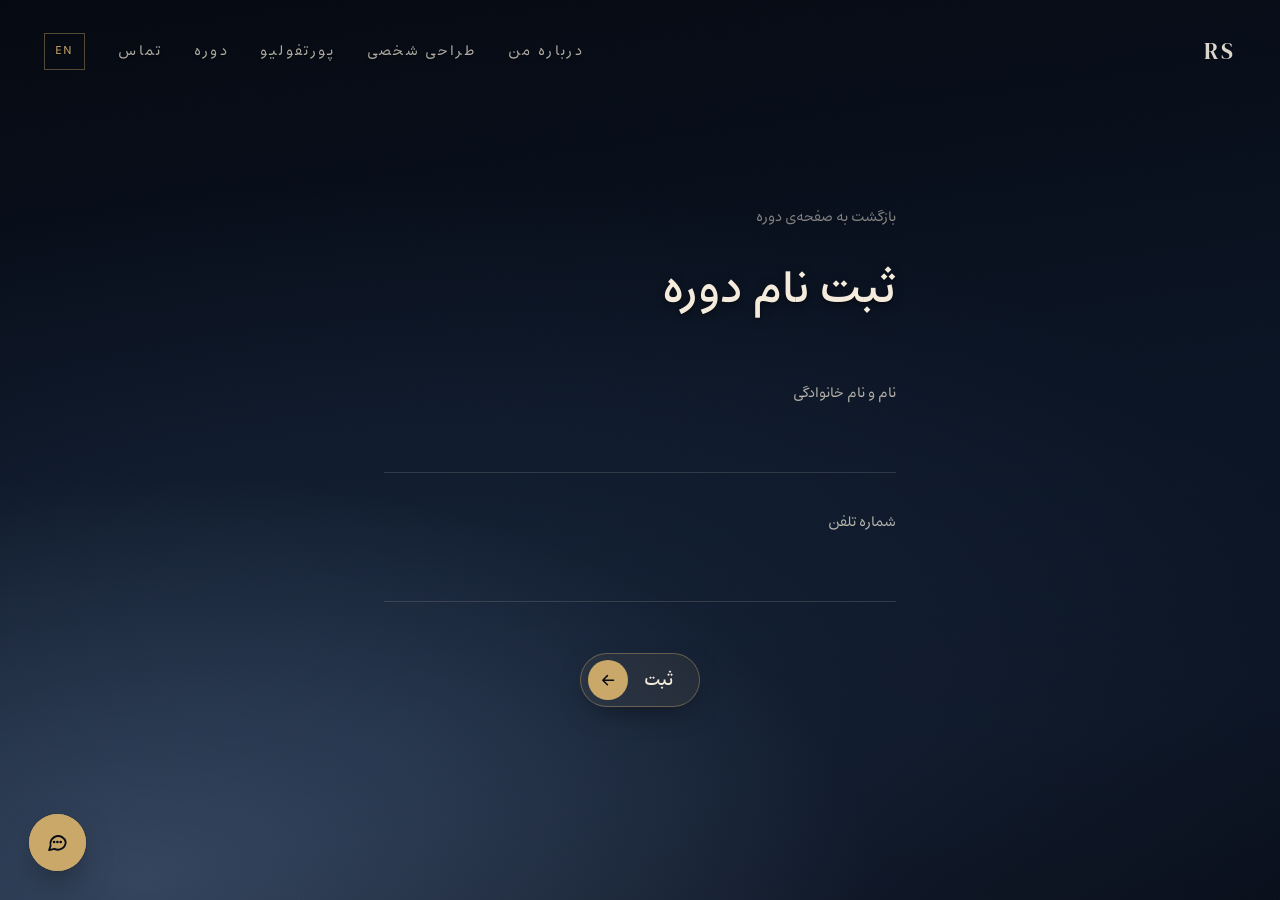
<file: course/register/index.html>
<!DOCTYPE html><html lang="fa" dir="rtl" class="no-js"> <head><meta charset="utf-8"><meta name="viewport" content="width=device-width, initial-scale=1"><title>ثبت نام دوره — ProGeriate | روژان صابونی</title><meta name="description" content="ثبت نام در دوره‌ی طراحی لباس ProGeriate."><meta name="theme-color" content="#0b1424"><meta name="color-scheme" content="dark"><link rel="icon" href="/favicon.svg" type="image/svg+xml"><meta property="og:title" content="ثبت نام دوره — ProGeriate | روژان صابونی"><meta property="og:description" content="ثبت نام در دوره‌ی طراحی لباس ProGeriate."><meta property="og:type" content="website"><meta property="og:locale" content="fa_IR"><link rel="alternate" hreflang="fa" href="/course/register/"><link rel="alternate" hreflang="en" href="/en/course/register/"><script>
      // پیش از رنگ‌آمیزی اجرا می‌شود تا حالت بدون‌جاوااسکریپت پرشی نداشته باشد
      document.documentElement.classList.remove('no-js');
    </script><link rel="stylesheet" href="/_astro/consult.D8MBUDCA.css">
<style>.rg[data-astro-cid-hix3s73f]{display:grid;place-items:center;min-height:100vh;padding-block:clamp(6rem,14vw,9rem) var(--sp-8)}.rg__inner[data-astro-cid-hix3s73f]{width:min(100% - 2.4rem,32rem)}.rg__back[data-astro-cid-hix3s73f]{display:inline-block;margin-block-end:var(--sp-4);font-size:var(--step--1);color:var(--ivory-52)}.rg__title[data-astro-cid-hix3s73f]{margin:0 0 clamp(2rem,6vw,3.4rem);font-family:var(--font-heading);font-size:var(--step-3);color:var(--ivory);text-shadow:var(--text-lift-lg)}.rg__form[data-astro-cid-hix3s73f]{display:grid;gap:var(--sp-4)}.rg__field[data-astro-cid-hix3s73f]{display:grid;gap:.4rem;margin:0}.rg__field[data-astro-cid-hix3s73f] label[data-astro-cid-hix3s73f]{font-family:var(--font-ui);font-size:var(--step--1);color:var(--ivory-72)}.rg__field[data-astro-cid-hix3s73f] input[data-astro-cid-hix3s73f]{width:100%;padding:.7rem .1rem;background:none;border:0;border-block-end:1px solid var(--ivory-14);color:var(--ivory);font-family:inherit;font-size:var(--step-1);transition:border-color var(--dur) var(--ease)}.rg__field[data-astro-cid-hix3s73f] input[data-astro-cid-hix3s73f]:focus{outline:none;border-block-end-color:var(--gold)}.rg__field[data-astro-cid-hix3s73f] input[data-astro-cid-hix3s73f][aria-invalid=true]{border-block-end-color:var(--coral)}.rg__error[data-astro-cid-hix3s73f]{min-height:1.1em;font-size:var(--step--1);color:var(--coral)}.rg__error[data-astro-cid-hix3s73f]:empty{min-height:0}.rg__submit[data-astro-cid-hix3s73f]{justify-self:center;margin-block-start:var(--sp-3)}.rg__success[data-astro-cid-hix3s73f]{margin:0;font-family:var(--font-heading);font-size:var(--step-2);line-height:1.7;color:var(--ivory);text-shadow:var(--text-lift)}
</style></head> <body>  <div class="atmosphere" data-atmosphere aria-hidden="true"> <div class="atmosphere__layer atmosphere__layer--1"></div> <div class="atmosphere__layer atmosphere__layer--deep"></div> </div> <a class="skip-link" href="#main">رفتن به محتوای اصلی</a> <header class="nav" data-astro-cid-dmqpwcec> <a class="nav__mark latin" href="/" aria-label="Rojan Sabouni" data-astro-cid-dmqpwcec>RS</a> <button class="nav__toggle" type="button" aria-expanded="false" aria-controls="nav-menu" data-astro-cid-dmqpwcec> <span class="nav__toggle-label" data-astro-cid-dmqpwcec>منو</span> <span class="nav__toggle-bars" aria-hidden="true" data-astro-cid-dmqpwcec><i data-astro-cid-dmqpwcec></i><i data-astro-cid-dmqpwcec></i></span> </button> <nav id="nav-menu" class="nav__menu" aria-label="منو" data-astro-cid-dmqpwcec> <ul class="nav__list" data-astro-cid-dmqpwcec> <li data-astro-cid-dmqpwcec><a class="nav__link" href="/#about" data-astro-cid-dmqpwcec>درباره من</a></li><li data-astro-cid-dmqpwcec><a class="nav__link" href="/#process" data-astro-cid-dmqpwcec>طراحی شخصی</a></li><li data-astro-cid-dmqpwcec><a class="nav__link" href="/#portfolio" data-astro-cid-dmqpwcec>پورتفولیو</a></li><li data-astro-cid-dmqpwcec><a class="nav__link" href="/course/" data-astro-cid-dmqpwcec>دوره</a></li><li data-astro-cid-dmqpwcec><a class="nav__link" href="/#contact" data-astro-cid-dmqpwcec>تماس</a></li> </ul> <a class="nav__lang" href="/en/course/register/" lang="en" title="Switch to English" data-astro-cid-dmqpwcec> EN </a> </nav> </header>  <script type="module">const n=document.querySelector(".nav__toggle"),o=document.querySelector(".nav__menu");if(n&&o){const t=e=>{n.setAttribute("aria-expanded",String(e)),o.classList.toggle("is-open",e),document.querySelector(".nav")?.classList.toggle("nav--menu-open",e),document.body.style.overflow=e?"hidden":""};n.addEventListener("click",()=>{t(n.getAttribute("aria-expanded")!=="true")}),o.querySelectorAll("a").forEach(e=>{e.addEventListener("click",()=>t(!1))}),document.addEventListener("keydown",e=>{e.key==="Escape"&&t(!1)})}const c=document.querySelector(".nav"),r=document.querySelector("[data-contact]");c&&r&&"IntersectionObserver"in window&&new IntersectionObserver(([e])=>c.classList.toggle("nav--on-light",e.isIntersecting),{rootMargin:"0px 0px -92% 0px"}).observe(r);</script> <main id="main">  <article class="rg" data-astro-cid-hix3s73f> <div class="rg__inner" data-astro-cid-hix3s73f> <a class="rg__back link" href="/course/" data-astro-cid-hix3s73f>بازگشت به صفحه‌ی دوره</a> <h1 class="rg__title" data-astro-cid-hix3s73f>ثبت نام دوره</h1> <form class="rg__form" data-register-form data-messages="{&#34;name&#34;:&#34;لطفاً نام و نام خانوادگی‌ات را بنویس.&#34;,&#34;phone&#34;:&#34;لطفاً شماره تلفنت را بنویس.&#34;,&#34;phoneFormat&#34;:&#34;شماره تلفن معتبر نیست. مثال: ۰۹۱۲۱۲۳۴۵۶۷&#34;,&#34;success&#34;:&#34;ثبت با موفقیت انجام شد، منتظر پیام من باشید…&#34;,&#34;intro&#34;:&#34;ثبت نام دوره ProGeriate&#34;,&#34;whatsapp&#34;:&#34;https://wa.me/989131998194&#34;}" novalidate data-astro-cid-hix3s73f> <p class="rg__field" data-astro-cid-hix3s73f> <label for="rg-name" data-astro-cid-hix3s73f>نام و نام خانوادگی</label> <input id="rg-name" name="name" type="text" autocomplete="name" required data-astro-cid-hix3s73f> <span class="rg__error" data-error-for="name" role="alert" data-astro-cid-hix3s73f></span> </p> <p class="rg__field" data-astro-cid-hix3s73f> <label for="rg-phone" data-astro-cid-hix3s73f>شماره تلفن</label> <input id="rg-phone" name="phone" type="tel" inputmode="tel" autocomplete="tel" dir="ltr" required data-astro-cid-hix3s73f> <span class="rg__error" data-error-for="phone" role="alert" data-astro-cid-hix3s73f></span> </p> <div class="rg__submit" data-astro-cid-hix3s73f> <button class="cta" type="submit" data-astro-cid-hix3s73f="true"><span class="cta__label">ثبت</span><span class="cta__icon" aria-hidden="true"><svg viewBox="0 0 24 24" fill="none"><path d="M5 12h14M13 6l6 6-6 6" stroke="currentColor" stroke-width="2" stroke-linecap="round" stroke-linejoin="round"></path></svg></span></button> </div> </form> <!-- حالت موفقیت جای فرم را می‌گیرد؛ کاربر به صفحه‌ی دیگری فرستاده نمی‌شود --> <p class="rg__success" data-register-success hidden data-astro-cid-hix3s73f>ثبت با موفقیت انجام شد، منتظر پیام من باشید…</p> </div> </article>  <script type="module" src="/_astro/Register.astro_astro_type_script_index_0_lang.BXT_3LSj.js"></script>  </main> <div class="chat" data-chat data-locale="fa"> <div class="chat__panel" id="chat-panel" role="dialog" aria-labelledby="chat-title" hidden data-chat-panel> <header class="chat__head"> <span class="chat__avatar latin" aria-hidden="true">RS</span> <div class="chat__who"> <p class="chat__title" id="chat-title">دستیار روژان</p> <p class="chat__status"><span class="chat__dot" aria-hidden="true"></span>همیشه در دسترس</p> </div> <button class="chat__icon" type="button" aria-label="گفتگوی جدید" title="گفتگوی جدید" data-chat-new> <svg viewBox="0 0 24 24" fill="none" aria-hidden="true"> <path d="M20 12a8 8 0 1 1-2.5-5.8M20 4v4h-4" stroke="currentColor" stroke-width="1.8" stroke-linecap="round" stroke-linejoin="round"></path> </svg> </button> <button class="chat__icon" type="button" aria-label="بستن گفتگو" data-chat-close> <svg viewBox="0 0 24 24" fill="none" aria-hidden="true"><path d="M6 6l12 12M18 6 6 18" stroke="currentColor" stroke-width="1.8" stroke-linecap="round"></path></svg> </button> </header> <!-- ── شخصیتِ متحرک، وسطِ پنل ── --> <div class="chat__stage" aria-hidden="true"> <svg class="bot" viewBox="0 0 200 200" data-bot> <defs> <linearGradient id="bot-g1" x1="0" y1="0" x2="1" y2="1"> <stop offset="0" stop-color="#e0457b"></stop><stop offset="1" stop-color="#7d5cf0"></stop> </linearGradient> <linearGradient id="bot-g2" x1="0" y1="1" x2="1" y2="0"> <stop offset="0" stop-color="#4fb3f6"></stop><stop offset="1" stop-color="#7be495"></stop> </linearGradient> <linearGradient id="bot-g3" x1="1" y1="0" x2="0" y2="1"> <stop offset="0" stop-color="#f5d547"></stop><stop offset="1" stop-color="#e0457b"></stop> </linearGradient> </defs> <g class="bot__orbits" data-bot-orbits> <ellipse class="bot__orbit" data-bot-orbit cx="100" cy="100" rx="86" ry="24" transform="rotate(-24 100 100)" stroke="url(#bot-g1)"></ellipse> <ellipse class="bot__orbit" data-bot-orbit cx="100" cy="100" rx="82" ry="30" transform="rotate(38 100 100)" stroke="url(#bot-g2)"></ellipse> <ellipse class="bot__orbit" data-bot-orbit cx="100" cy="100" rx="80" ry="20" transform="rotate(92 100 100)" stroke="url(#bot-g3)"></ellipse> </g> <path class="bot__line" data-bot-line d="M38 162C50 154 60 170 72 162S94 154 106 162"></path> <g class="bot__figure" data-bot-figure> <path class="bot__body" data-bot-body d="M38,100A62,62 0 1,1 162,100A62,62 0 1,1 38,100Z"></path> <g class="bot__pencil" data-bot-pencil> <rect class="bot__band" x="87" y="64" width="26" height="9"></rect> <path class="bot__wood" d="M87,150L100,180L113,150Z"></path> <path class="bot__lead" d="M95.5,169.5L100,180L104.5,169.5Z"></path> </g> <g data-bot-eye transform="translate(108 73) rotate(-25)"> <rect class="bot__eye" x="-5" y="-11" width="10" height="22" rx="5"></rect> </g> <g data-bot-eye transform="translate(137 66) rotate(-25)"> <rect class="bot__eye" x="-5" y="-11" width="10" height="22" rx="5"></rect> </g> </g> <g class="bot__dots"> <circle class="bot__dot" data-bot-dot cx="64" cy="100" r="11"></circle> <circle class="bot__dot" data-bot-dot cx="100" cy="100" r="11"></circle> <circle class="bot__dot" data-bot-dot cx="136" cy="100" r="11"></circle> </g> <g class="bot__sparks"> <circle class="bot__spark" data-bot-spark cx="100" cy="100" r="5"></circle><circle class="bot__spark" data-bot-spark cx="100" cy="100" r="5"></circle><circle class="bot__spark" data-bot-spark cx="100" cy="100" r="5"></circle><circle class="bot__spark" data-bot-spark cx="100" cy="100" r="5"></circle><circle class="bot__spark" data-bot-spark cx="100" cy="100" r="5"></circle><circle class="bot__spark" data-bot-spark cx="100" cy="100" r="5"></circle> </g> </svg> </div> <div class="chat__body" data-chat-log aria-live="polite"> <div class="chat__msg chat__msg--bot"><p>سلام، خوش اومدید! من دستیارِ سایتِ روژانم. درباره‌ی روژان، تخصص‌هاش، نمونه‌کارها، دوره‌ی ProGeriate یا راه‌های ارتباط — هرچی خواستید بپرسید.</p></div> <!-- سؤال‌های پیشنهادی: با کلیک، همان سؤال پرسیده می‌شود --> <div class="chat__quick" data-chat-starters> <button class="chat__chip" type="button" data-chat-ask="روژان چه کسی است؟">روژان چه کسی است؟</button><button class="chat__chip" type="button" data-chat-ask="دوره چقدر است و چند جلسه؟">دوره چقدر است و چند جلسه؟</button><button class="chat__chip" type="button" data-chat-ask="پورتفولیو را ببینم">پورتفولیو را ببینم</button><button class="chat__chip" type="button" data-chat-ask="برای سفارش لباس چطور شروع کنم؟">برای سفارش لباس چطور شروع کنم؟</button> </div> </div> <form class="chat__form" data-chat-form> <label class="visually-hidden" for="chat-input">پیامتون رو بنویسید…</label> <input id="chat-input" class="chat__input" type="text" autocomplete="off" maxlength="300" placeholder="پیامتون رو بنویسید…" data-chat-input> <button class="chat__send" type="submit" aria-label="ارسال"> <svg viewBox="0 0 24 24" fill="none" aria-hidden="true"><path d="M5 12h14M13 6l6 6-6 6" stroke="currentColor" stroke-width="2" stroke-linecap="round" stroke-linejoin="round"></path></svg> </button> </form> </div> <button class="chat__launcher" type="button" aria-expanded="false" aria-controls="chat-panel" aria-label="گفتگو با دستیار" data-chat-toggle> <svg class="chat__i chat__i--chat" viewBox="0 0 24 24" fill="none" aria-hidden="true"> <path d="M20 11.5a7.5 7.5 0 0 1-10.9 6.7L4 19.5l1.4-4.3A7.5 7.5 0 1 1 20 11.5Z" stroke="currentColor" stroke-width="1.8" stroke-linejoin="round"></path> <path d="M8.8 11.6h.01M12 11.6h.01M15.2 11.6h.01" stroke="currentColor" stroke-width="2.6" stroke-linecap="round"></path> </svg> <svg class="chat__i chat__i--close" viewBox="0 0 24 24" fill="none" aria-hidden="true"> <path d="M6 6l12 12M18 6 6 18" stroke="currentColor" stroke-width="2" stroke-linecap="round"></path> </svg> </button> </div>  <script type="module" src="/_astro/ChatWidget.astro_astro_type_script_index_0_lang.BQnAsgDO.js"></script> <script type="module" src="/_astro/Base.astro_astro_type_script_index_0_lang.TJCyuUtJ.js"></script> </body> </html>
</file>
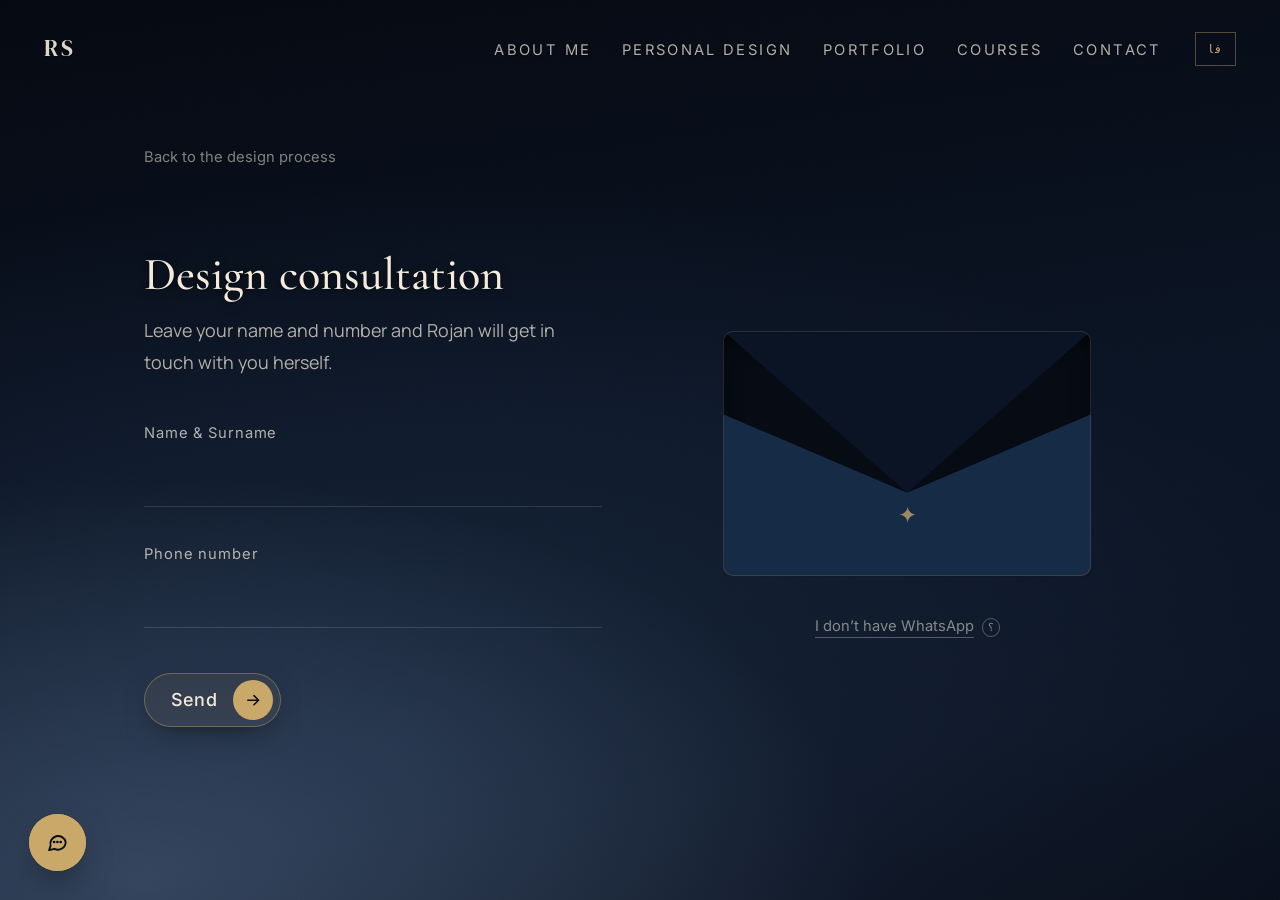
<file: en/consult/index.html>
<!DOCTYPE html><html lang="en" dir="ltr" class="no-js"> <head><meta charset="utf-8"><meta name="viewport" content="width=device-width, initial-scale=1"><title>Design consultation — Rojan Sabouni — Fashion Designer</title><meta name="description" content="Leave your name and number and Rojan will get in touch with you herself."><meta name="theme-color" content="#0b1424"><meta name="color-scheme" content="dark"><link rel="icon" href="/favicon.svg" type="image/svg+xml"><meta property="og:title" content="Design consultation — Rojan Sabouni — Fashion Designer"><meta property="og:description" content="Leave your name and number and Rojan will get in touch with you herself."><meta property="og:type" content="website"><meta property="og:locale" content="en_US"><link rel="alternate" hreflang="fa" href="/consult/"><link rel="alternate" hreflang="en" href="/en/consult/"><script>
      // پیش از رنگ‌آمیزی اجرا می‌شود تا حالت بدون‌جاوااسکریپت پرشی نداشته باشد
      document.documentElement.classList.remove('no-js');
    </script><link rel="stylesheet" href="/_astro/consult.D8MBUDCA.css">
<link rel="stylesheet" href="/_astro/consult.nYw5kFey.css"></head> <body>  <div class="atmosphere" data-atmosphere aria-hidden="true"> <div class="atmosphere__layer atmosphere__layer--1"></div> <div class="atmosphere__layer atmosphere__layer--deep"></div> </div> <a class="skip-link" href="#main">Skip to main content</a> <header class="nav" data-astro-cid-dmqpwcec> <a class="nav__mark latin" href="/en/" aria-label="Rojan Sabouni" data-astro-cid-dmqpwcec>RS</a> <button class="nav__toggle" type="button" aria-expanded="false" aria-controls="nav-menu" data-astro-cid-dmqpwcec> <span class="nav__toggle-label" data-astro-cid-dmqpwcec>Menu</span> <span class="nav__toggle-bars" aria-hidden="true" data-astro-cid-dmqpwcec><i data-astro-cid-dmqpwcec></i><i data-astro-cid-dmqpwcec></i></span> </button> <nav id="nav-menu" class="nav__menu" aria-label="Menu" data-astro-cid-dmqpwcec> <ul class="nav__list" data-astro-cid-dmqpwcec> <li data-astro-cid-dmqpwcec><a class="nav__link" href="/en/#about" data-astro-cid-dmqpwcec>About Me</a></li><li data-astro-cid-dmqpwcec><a class="nav__link" href="/en/#process" data-astro-cid-dmqpwcec>Personal Design</a></li><li data-astro-cid-dmqpwcec><a class="nav__link" href="/en/#portfolio" data-astro-cid-dmqpwcec>Portfolio</a></li><li data-astro-cid-dmqpwcec><a class="nav__link" href="/en/course/" data-astro-cid-dmqpwcec>Courses</a></li><li data-astro-cid-dmqpwcec><a class="nav__link" href="/en/#contact" data-astro-cid-dmqpwcec>Contact</a></li> </ul> <a class="nav__lang" href="/consult/" lang="fa" title="رفتن به نسخه‌ی فارسی" data-astro-cid-dmqpwcec> فا </a> </nav> </header>  <script type="module">const n=document.querySelector(".nav__toggle"),o=document.querySelector(".nav__menu");if(n&&o){const t=e=>{n.setAttribute("aria-expanded",String(e)),o.classList.toggle("is-open",e),document.querySelector(".nav")?.classList.toggle("nav--menu-open",e),document.body.style.overflow=e?"hidden":""};n.addEventListener("click",()=>{t(n.getAttribute("aria-expanded")!=="true")}),o.querySelectorAll("a").forEach(e=>{e.addEventListener("click",()=>t(!1))}),document.addEventListener("keydown",e=>{e.key==="Escape"&&t(!1)})}const c=document.querySelector(".nav"),r=document.querySelector("[data-contact]");c&&r&&"IntersectionObserver"in window&&new IntersectionObserver(([e])=>c.classList.toggle("nav--on-light",e.isIntersecting),{rootMargin:"0px 0px -92% 0px"}).observe(r);</script> <main id="main">  <article class="cs" data-consult data-messages="{&#34;errName&#34;:&#34;Please enter your name and surname.&#34;,&#34;errPhone&#34;:&#34;Please enter your phone number.&#34;,&#34;errPhoneFormat&#34;:&#34;That phone number doesn’t look right.&#34;,&#34;errHandle&#34;:&#34;Please enter your handle.&#34;,&#34;errEmailFormat&#34;:&#34;That email doesn’t look right.&#34;,&#34;whatsappIntro&#34;:&#34;Design consultation request&#34;,&#34;mailSubject&#34;:&#34;Design consultation request&#34;,&#34;waBase&#34;:&#34;https://wa.me/989131998194&#34;,&#34;email&#34;:&#34;rojan.sabouni1387@gmail.com&#34;,&#34;altSuccess&#34;:&#34;Done. Rojan will reach you that way.&#34;,&#34;labelInstagram&#34;:&#34;Instagram&#34;,&#34;labelTelegram&#34;:&#34;Telegram&#34;,&#34;labelEmail&#34;:&#34;Email&#34;,&#34;fieldInstagram&#34;:&#34;Instagram handle&#34;,&#34;fieldTelegram&#34;:&#34;Telegram handle&#34;,&#34;fieldEmail&#34;:&#34;Email address&#34;}" data-astro-cid-3r6vqgap> <div class="cs__inner" data-astro-cid-3r6vqgap> <a class="cs__back link" href="/en/#process" data-astro-cid-3r6vqgap>Back to the design process</a> <!-- ── فرم ──────────────────────────────────────────────────────────── --> <div class="cs__form-side" data-consult-panel data-astro-cid-3r6vqgap> <h1 class="cs__title" data-astro-cid-3r6vqgap>Design consultation</h1> <p class="cs__intro" data-astro-cid-3r6vqgap>Leave your name and number and Rojan will get in touch with you herself.</p> <form class="cs__form" data-consult-form novalidate data-astro-cid-3r6vqgap> <p class="cs__field" data-astro-cid-3r6vqgap> <label for="cs-name" data-astro-cid-3r6vqgap>Name &amp; Surname</label> <input id="cs-name" name="name" type="text" autocomplete="name" dir="ltr" required data-astro-cid-3r6vqgap> <span class="cs__error" data-error-for="name" role="alert" data-astro-cid-3r6vqgap></span> </p> <p class="cs__field" data-astro-cid-3r6vqgap> <label for="cs-phone" data-astro-cid-3r6vqgap>Phone number</label> <input id="cs-phone" name="phone" type="tel" inputmode="tel" autocomplete="tel" dir="ltr" required data-astro-cid-3r6vqgap> <span class="cs__error" data-error-for="phone" role="alert" data-astro-cid-3r6vqgap></span> </p> <div class="cs__submit" data-astro-cid-3r6vqgap> <button class="cta" type="submit" data-astro-cid-3r6vqgap="true"><span class="cta__label">Send</span><span class="cta__icon" aria-hidden="true"><svg viewBox="0 0 24 24" fill="none"><path d="M5 12h14M13 6l6 6-6 6" stroke="currentColor" stroke-width="2" stroke-linecap="round" stroke-linejoin="round"></path></svg></span></button> </div> </form> </div> <!-- ── پاکت نامه ────────────────────────────────────────────────────── --> <div class="cs__envelope-side" data-astro-cid-3r6vqgap> <div class="env" data-envelope aria-live="polite" data-astro-cid-3r6vqgap> <div class="env__stage" data-astro-cid-3r6vqgap> <!-- پشتِ پاکت: تا پاکت بسته است، یک مستطیلِ تو‌پر دیده شود --> <div class="env__back" aria-hidden="true" data-astro-cid-3r6vqgap></div> <!-- نامه: اول داخل پاکت و نامرئی است، بعد بیرون می‌آید --> <div class="env__letter" data-env-letter data-astro-cid-3r6vqgap> <p class="env__title" data-env-line data-astro-cid-3r6vqgap>Thank you!</p> <p class="env__body" data-env-line data-astro-cid-3r6vqgap>Your details are in. Rojan will message you on WhatsApp.</p> <p class="env__note" data-env-line data-astro-cid-3r6vqgap>If WhatsApp didn’t open by itself, use this button so your message reaches her.</p> <p class="env__cta" data-env-line data-astro-cid-3r6vqgap> <a class="link env__wa" href="#" data-wa-link target="_blank" rel="noopener noreferrer" data-astro-cid-3r6vqgap> Open WhatsApp </a> </p> </div> <!-- بدنه‌ی پاکت: جلوی نامه می‌ایستد تا حس «داخل پاکت بودن» بدهد --> <div class="env__pocket" aria-hidden="true" data-astro-cid-3r6vqgap> <span class="env__seal" data-astro-cid-3r6vqgap>✦</span> </div> <!-- درِ پاکت: با ثبت، به عقب باز می‌شود --> <div class="env__flap" data-env-flap aria-hidden="true" data-astro-cid-3r6vqgap></div> </div> <!-- ── واتساپ ندارم ──────────────────────────────────────────────── --> <button class="cs__no-wa" type="button" data-alt-open data-astro-cid-3r6vqgap> <span class="cs__no-wa-text" data-astro-cid-3r6vqgap>I don’t have WhatsApp</span> <span class="cs__no-wa-mark" aria-hidden="true" data-astro-cid-3r6vqgap>؟</span> </button> </div> </div> </div> <!-- ── پنجره‌ی راه‌های دیگر ────────────────────────────────────────────── --> <div class="alt" data-alt hidden role="dialog" aria-modal="true" aria-labelledby="alt-title" data-astro-cid-3r6vqgap> <div class="alt__panel" data-astro-cid-3r6vqgap> <button class="alt__x" type="button" data-alt-close aria-label="Close" data-astro-cid-3r6vqgap>×</button> <h2 class="alt__title" id="alt-title" data-astro-cid-3r6vqgap>How should she reach you instead?</h2> <p class="alt__intro" data-astro-cid-3r6vqgap>Pick whichever suits you and leave your handle.</p> <div class="alt__choices" data-astro-cid-3r6vqgap> <button class="alt__choice" type="button" data-alt-choice="instagram" data-astro-cid-3r6vqgap>Instagram</button> <button class="alt__choice" type="button" data-alt-choice="telegram" data-astro-cid-3r6vqgap>Telegram</button> <button class="alt__choice" type="button" data-alt-choice="email" data-astro-cid-3r6vqgap>Email</button> </div> <form class="alt__form" data-alt-form novalidate data-astro-cid-3r6vqgap> <div class="alt__field" data-alt-field hidden data-astro-cid-3r6vqgap> <label class="alt__label" for="alt-handle" data-alt-label data-astro-cid-3r6vqgap></label> <input class="alt__input" id="alt-handle" data-alt-input dir="ltr" data-astro-cid-3r6vqgap> <span class="cs__error" data-error-for="handle" role="alert" data-astro-cid-3r6vqgap></span> <p class="alt__note" data-astro-cid-3r6vqgap>This opens your email app with the message ready — just send it.</p> <div class="alt__submit" data-astro-cid-3r6vqgap> <button class="cta cta--sm" type="submit" data-astro-cid-3r6vqgap="true"><span class="cta__label">Send</span><span class="cta__icon" aria-hidden="true"><svg viewBox="0 0 24 24" fill="none"><path d="M5 12h14M13 6l6 6-6 6" stroke="currentColor" stroke-width="2" stroke-linecap="round" stroke-linejoin="round"></path></svg></span></button> </div> </div> </form> <p class="alt__done" data-alt-done hidden role="status" data-astro-cid-3r6vqgap></p> </div> </div> </article> <script type="module" src="/_astro/Consult.astro_astro_type_script_index_0_lang.DOj3GZ8L.js"></script>   </main> <div class="chat" data-chat data-locale="en"> <div class="chat__panel" id="chat-panel" role="dialog" aria-labelledby="chat-title" hidden data-chat-panel> <header class="chat__head"> <span class="chat__avatar latin" aria-hidden="true">RS</span> <div class="chat__who"> <p class="chat__title" id="chat-title">Rojan’s assistant</p> <p class="chat__status"><span class="chat__dot" aria-hidden="true"></span>Always available</p> </div> <button class="chat__icon" type="button" aria-label="New conversation" title="New conversation" data-chat-new> <svg viewBox="0 0 24 24" fill="none" aria-hidden="true"> <path d="M20 12a8 8 0 1 1-2.5-5.8M20 4v4h-4" stroke="currentColor" stroke-width="1.8" stroke-linecap="round" stroke-linejoin="round"></path> </svg> </button> <button class="chat__icon" type="button" aria-label="Close chat" data-chat-close> <svg viewBox="0 0 24 24" fill="none" aria-hidden="true"><path d="M6 6l12 12M18 6 6 18" stroke="currentColor" stroke-width="1.8" stroke-linecap="round"></path></svg> </button> </header> <!-- ── شخصیتِ متحرک، وسطِ پنل ── --> <div class="chat__stage" aria-hidden="true"> <svg class="bot" viewBox="0 0 200 200" data-bot> <defs> <linearGradient id="bot-g1" x1="0" y1="0" x2="1" y2="1"> <stop offset="0" stop-color="#e0457b"></stop><stop offset="1" stop-color="#7d5cf0"></stop> </linearGradient> <linearGradient id="bot-g2" x1="0" y1="1" x2="1" y2="0"> <stop offset="0" stop-color="#4fb3f6"></stop><stop offset="1" stop-color="#7be495"></stop> </linearGradient> <linearGradient id="bot-g3" x1="1" y1="0" x2="0" y2="1"> <stop offset="0" stop-color="#f5d547"></stop><stop offset="1" stop-color="#e0457b"></stop> </linearGradient> </defs> <g class="bot__orbits" data-bot-orbits> <ellipse class="bot__orbit" data-bot-orbit cx="100" cy="100" rx="86" ry="24" transform="rotate(-24 100 100)" stroke="url(#bot-g1)"></ellipse> <ellipse class="bot__orbit" data-bot-orbit cx="100" cy="100" rx="82" ry="30" transform="rotate(38 100 100)" stroke="url(#bot-g2)"></ellipse> <ellipse class="bot__orbit" data-bot-orbit cx="100" cy="100" rx="80" ry="20" transform="rotate(92 100 100)" stroke="url(#bot-g3)"></ellipse> </g> <path class="bot__line" data-bot-line d="M38 162C50 154 60 170 72 162S94 154 106 162"></path> <g class="bot__figure" data-bot-figure> <path class="bot__body" data-bot-body d="M38,100A62,62 0 1,1 162,100A62,62 0 1,1 38,100Z"></path> <g class="bot__pencil" data-bot-pencil> <rect class="bot__band" x="87" y="64" width="26" height="9"></rect> <path class="bot__wood" d="M87,150L100,180L113,150Z"></path> <path class="bot__lead" d="M95.5,169.5L100,180L104.5,169.5Z"></path> </g> <g data-bot-eye transform="translate(108 73) rotate(-25)"> <rect class="bot__eye" x="-5" y="-11" width="10" height="22" rx="5"></rect> </g> <g data-bot-eye transform="translate(137 66) rotate(-25)"> <rect class="bot__eye" x="-5" y="-11" width="10" height="22" rx="5"></rect> </g> </g> <g class="bot__dots"> <circle class="bot__dot" data-bot-dot cx="64" cy="100" r="11"></circle> <circle class="bot__dot" data-bot-dot cx="100" cy="100" r="11"></circle> <circle class="bot__dot" data-bot-dot cx="136" cy="100" r="11"></circle> </g> <g class="bot__sparks"> <circle class="bot__spark" data-bot-spark cx="100" cy="100" r="5"></circle><circle class="bot__spark" data-bot-spark cx="100" cy="100" r="5"></circle><circle class="bot__spark" data-bot-spark cx="100" cy="100" r="5"></circle><circle class="bot__spark" data-bot-spark cx="100" cy="100" r="5"></circle><circle class="bot__spark" data-bot-spark cx="100" cy="100" r="5"></circle><circle class="bot__spark" data-bot-spark cx="100" cy="100" r="5"></circle> </g> </svg> </div> <div class="chat__body" data-chat-log aria-live="polite"> <div class="chat__msg chat__msg--bot"><p>Hi, welcome! I’m Rojan’s site assistant. Ask me anything about Rojan, her expertise, the portfolio, the ProGeriate course, or how to reach her.</p></div> <!-- سؤال‌های پیشنهادی: با کلیک، همان سؤال پرسیده می‌شود --> <div class="chat__quick" data-chat-starters> <button class="chat__chip" type="button" data-chat-ask="Who is Rojan?">Who is Rojan?</button><button class="chat__chip" type="button" data-chat-ask="How much is the course, and how many sessions?">How much is the course, and how many sessions?</button><button class="chat__chip" type="button" data-chat-ask="Explore the portfolio">Explore the portfolio</button><button class="chat__chip" type="button" data-chat-ask="How do I commission a design?">How do I commission a design?</button> </div> </div> <form class="chat__form" data-chat-form> <label class="visually-hidden" for="chat-input">Write a message…</label> <input id="chat-input" class="chat__input" type="text" autocomplete="off" maxlength="300" placeholder="Write a message…" data-chat-input> <button class="chat__send" type="submit" aria-label="Send"> <svg viewBox="0 0 24 24" fill="none" aria-hidden="true"><path d="M5 12h14M13 6l6 6-6 6" stroke="currentColor" stroke-width="2" stroke-linecap="round" stroke-linejoin="round"></path></svg> </button> </form> </div> <button class="chat__launcher" type="button" aria-expanded="false" aria-controls="chat-panel" aria-label="Chat with the assistant" data-chat-toggle> <svg class="chat__i chat__i--chat" viewBox="0 0 24 24" fill="none" aria-hidden="true"> <path d="M20 11.5a7.5 7.5 0 0 1-10.9 6.7L4 19.5l1.4-4.3A7.5 7.5 0 1 1 20 11.5Z" stroke="currentColor" stroke-width="1.8" stroke-linejoin="round"></path> <path d="M8.8 11.6h.01M12 11.6h.01M15.2 11.6h.01" stroke="currentColor" stroke-width="2.6" stroke-linecap="round"></path> </svg> <svg class="chat__i chat__i--close" viewBox="0 0 24 24" fill="none" aria-hidden="true"> <path d="M6 6l12 12M18 6 6 18" stroke="currentColor" stroke-width="2" stroke-linecap="round"></path> </svg> </button> </div>  <script type="module" src="/_astro/ChatWidget.astro_astro_type_script_index_0_lang.BQnAsgDO.js"></script> <script type="module" src="/_astro/Base.astro_astro_type_script_index_0_lang.TJCyuUtJ.js"></script> </body> </html>
</file>
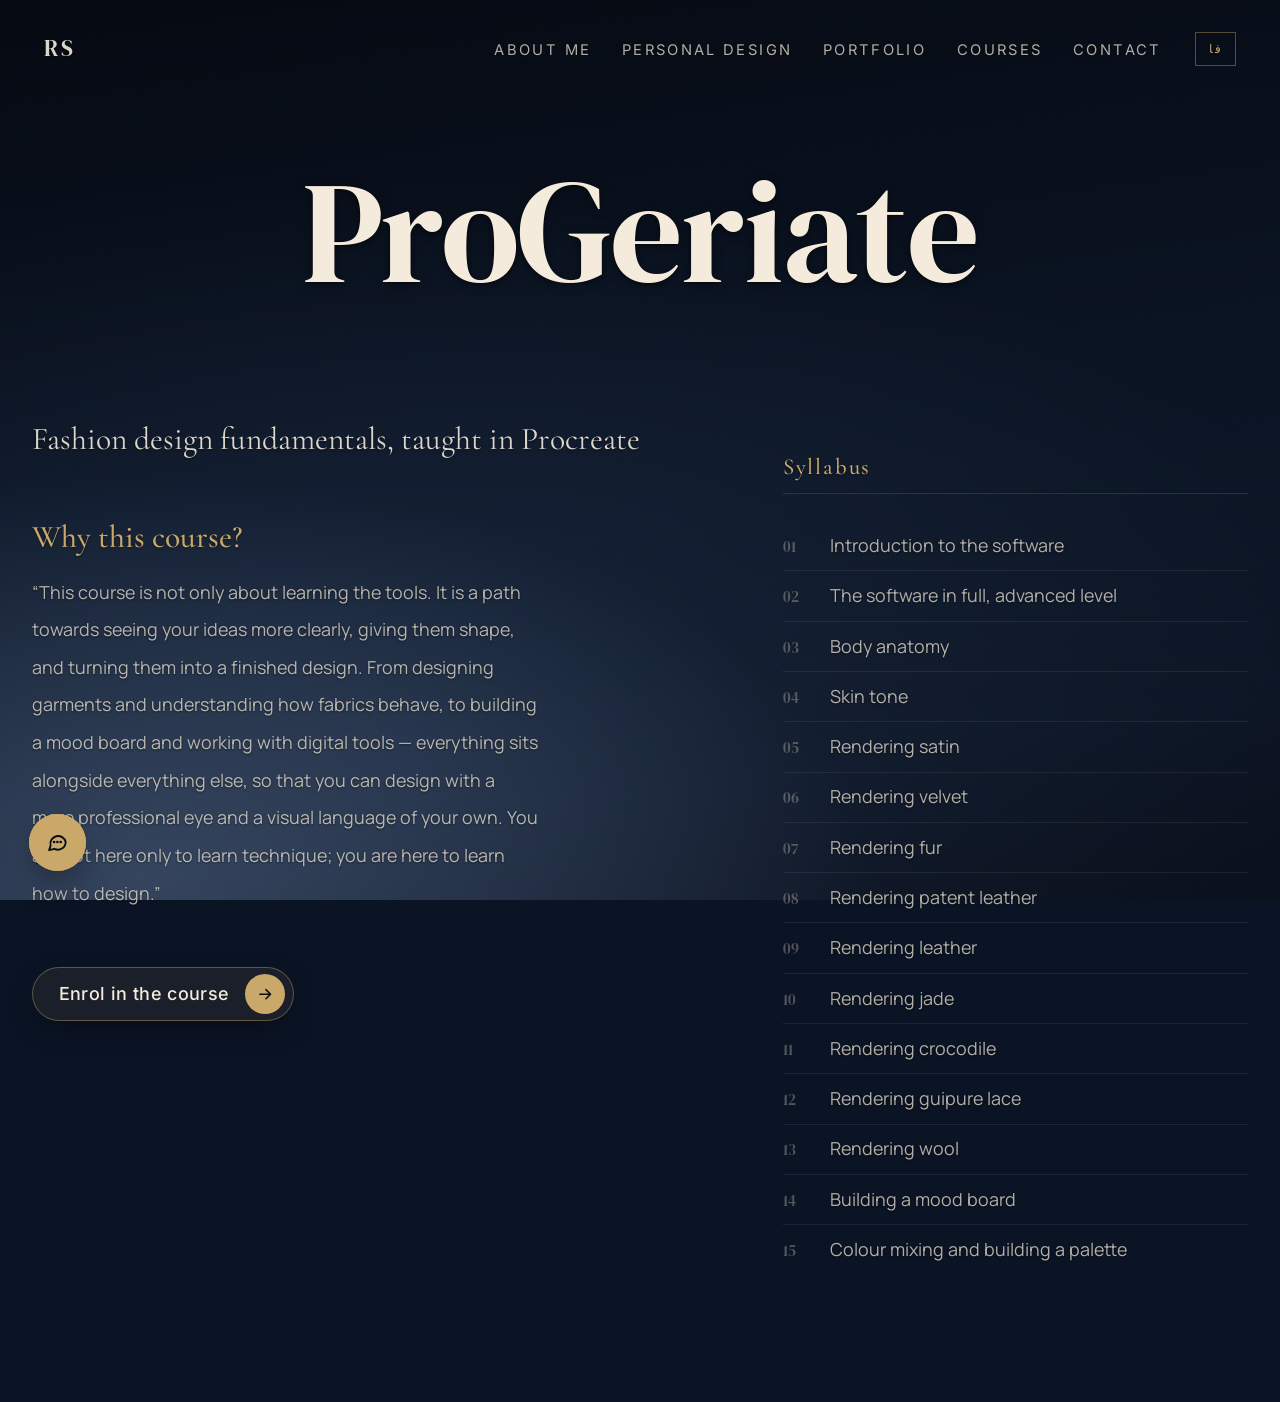
<file: en/course/index.html>
<!DOCTYPE html><html lang="en" dir="ltr" class="no-js"> <head><meta charset="utf-8"><meta name="viewport" content="width=device-width, initial-scale=1"><title>ProGeriate — Fashion Design Course | Rojan Sabouni</title><meta name="description" content="A course on fashion design fundamentals using Procreate."><meta name="theme-color" content="#0b1424"><meta name="color-scheme" content="dark"><link rel="icon" href="/favicon.svg" type="image/svg+xml"><meta property="og:title" content="ProGeriate — Fashion Design Course | Rojan Sabouni"><meta property="og:description" content="A course on fashion design fundamentals using Procreate."><meta property="og:type" content="website"><meta property="og:locale" content="en_US"><link rel="alternate" hreflang="fa" href="/course/"><link rel="alternate" hreflang="en" href="/en/course/"><script>
      // پیش از رنگ‌آمیزی اجرا می‌شود تا حالت بدون‌جاوااسکریپت پرشی نداشته باشد
      document.documentElement.classList.remove('no-js');
    </script><link rel="stylesheet" href="/_astro/consult.D8MBUDCA.css">
<style>.cs[data-astro-cid-mldgemmq]{padding-block:clamp(6rem,14vw,10rem) clamp(4rem,10vw,8rem)}.cs__masthead[data-astro-cid-mldgemmq]{text-align:center;margin-block-end:clamp(3rem,9vw,7rem);padding-inline:1rem}.cs__title[data-astro-cid-mldgemmq]{margin:0;font-family:var(--font-wordmark);font-size:clamp(2.6rem,12vw,9rem);font-weight:400;line-height:1;letter-spacing:-.01em;color:var(--ivory);text-shadow:var(--text-lift-lg)}.cs__grid[data-astro-cid-mldgemmq]{display:grid;grid-template-columns:minmax(0,54fr) minmax(0,38fr);align-items:start;gap:clamp(2.5rem,7vw,7rem)}.cs__subtitle[data-astro-cid-mldgemmq]{margin:0 0 clamp(1.8rem,5vw,3.4rem);font-family:var(--font-heading);font-size:var(--step-2);line-height:1.5;color:var(--ivory-90);text-shadow:var(--text-lift)}.cs__why[data-astro-cid-mldgemmq]{margin:0 0 var(--sp-3);font-family:var(--font-heading);font-size:var(--step-2);color:var(--gold);text-shadow:var(--text-lift)}.cs__lead[data-astro-cid-mldgemmq]{margin:0;max-width:46ch;font-size:var(--step-0);line-height:2.1;color:var(--ivory-72);text-shadow:var(--text-lift)}.cs__cta[data-astro-cid-mldgemmq]{margin-block-start:clamp(2rem,5vw,3.4rem)}.cs__syllabus[data-astro-cid-mldgemmq]{margin-block-start:clamp(0rem,3vw,3rem)}.cs__syllabus-title[data-astro-cid-mldgemmq]{margin:0 0 var(--sp-4);padding-block-end:var(--sp-2);border-block-end:1px solid var(--gold-18);font-family:var(--font-heading);font-size:var(--step-1);letter-spacing:.08em;color:var(--gold);text-shadow:var(--text-lift)}.cs__list[data-astro-cid-mldgemmq]{margin:0;padding:0;list-style:none}.cs__row[data-astro-cid-mldgemmq]{display:flex;align-items:baseline;gap:clamp(.7rem,1.6vw,1.2rem);padding-block:.62rem;border-block-end:1px solid var(--ivory-08);transition:border-color var(--dur) var(--ease)}.cs__row[data-astro-cid-mldgemmq]:last-child{border-block-end:0}.cs__row[data-astro-cid-mldgemmq]:hover{border-block-end-color:var(--gold-40)}.cs__row[data-astro-cid-mldgemmq]:hover .cs__row-label[data-astro-cid-mldgemmq]{color:var(--ivory)}.cs__row[data-astro-cid-mldgemmq]:hover .cs__row-n[data-astro-cid-mldgemmq]{color:var(--gold)}.cs__row-n[data-astro-cid-mldgemmq]{flex:none;min-width:1.9em;font-size:var(--step--1);color:var(--ivory-30);transition:color var(--dur) var(--ease)}.cs__row-label[data-astro-cid-mldgemmq]{font-size:var(--step-0);line-height:1.6;color:var(--ivory-72);text-shadow:var(--text-lift);transition:color var(--dur) var(--ease)}@media(max-width:64rem){.cs__grid[data-astro-cid-mldgemmq]{grid-template-columns:minmax(0,52fr) minmax(0,44fr);gap:clamp(2rem,5vw,3.4rem)}.cs__syllabus[data-astro-cid-mldgemmq]{margin-block-start:0}.cs__subtitle[data-astro-cid-mldgemmq]{font-size:var(--step-1)}.cs__lead[data-astro-cid-mldgemmq]{max-width:none;line-height:2}}@media(max-width:46rem){.cs__grid[data-astro-cid-mldgemmq]{grid-template-columns:1fr;gap:clamp(2.6rem,9vw,4rem)}.cs__cta[data-astro-cid-mldgemmq]{display:flex;justify-content:center}}
</style></head> <body>  <div class="atmosphere" data-atmosphere aria-hidden="true"> <div class="atmosphere__layer atmosphere__layer--1"></div> <div class="atmosphere__layer atmosphere__layer--deep"></div> </div> <a class="skip-link" href="#main">Skip to main content</a> <header class="nav" data-astro-cid-dmqpwcec> <a class="nav__mark latin" href="/en/" aria-label="Rojan Sabouni" data-astro-cid-dmqpwcec>RS</a> <button class="nav__toggle" type="button" aria-expanded="false" aria-controls="nav-menu" data-astro-cid-dmqpwcec> <span class="nav__toggle-label" data-astro-cid-dmqpwcec>Menu</span> <span class="nav__toggle-bars" aria-hidden="true" data-astro-cid-dmqpwcec><i data-astro-cid-dmqpwcec></i><i data-astro-cid-dmqpwcec></i></span> </button> <nav id="nav-menu" class="nav__menu" aria-label="Menu" data-astro-cid-dmqpwcec> <ul class="nav__list" data-astro-cid-dmqpwcec> <li data-astro-cid-dmqpwcec><a class="nav__link" href="/en/#about" data-astro-cid-dmqpwcec>About Me</a></li><li data-astro-cid-dmqpwcec><a class="nav__link" href="/en/#process" data-astro-cid-dmqpwcec>Personal Design</a></li><li data-astro-cid-dmqpwcec><a class="nav__link" href="/en/#portfolio" data-astro-cid-dmqpwcec>Portfolio</a></li><li data-astro-cid-dmqpwcec><a class="nav__link" href="/en/course/" data-astro-cid-dmqpwcec>Courses</a></li><li data-astro-cid-dmqpwcec><a class="nav__link" href="/en/#contact" data-astro-cid-dmqpwcec>Contact</a></li> </ul> <a class="nav__lang" href="/course/" lang="fa" title="رفتن به نسخه‌ی فارسی" data-astro-cid-dmqpwcec> فا </a> </nav> </header>  <script type="module">const n=document.querySelector(".nav__toggle"),o=document.querySelector(".nav__menu");if(n&&o){const t=e=>{n.setAttribute("aria-expanded",String(e)),o.classList.toggle("is-open",e),document.querySelector(".nav")?.classList.toggle("nav--menu-open",e),document.body.style.overflow=e?"hidden":""};n.addEventListener("click",()=>{t(n.getAttribute("aria-expanded")!=="true")}),o.querySelectorAll("a").forEach(e=>{e.addEventListener("click",()=>t(!1))}),document.addEventListener("keydown",e=>{e.key==="Escape"&&t(!1)})}const c=document.querySelector(".nav"),r=document.querySelector("[data-contact]");c&&r&&"IntersectionObserver"in window&&new IntersectionObserver(([e])=>c.classList.toggle("nav--on-light",e.isIntersecting),{rootMargin:"0px 0px -92% 0px"}).observe(r);</script> <main id="main">  <article class="cs" data-astro-cid-mldgemmq> <!-- تیتر اصلی: بالا، وسط، غالب --> <header class="cs__masthead" data-astro-cid-mldgemmq> <h1 class="cs__title latin" data-astro-cid-mldgemmq>ProGeriate</h1> </header> <div class="cs__grid shell" data-astro-cid-mldgemmq> <!-- ستون معرفی — سمت راست در فارسی، سمت اول در چیدمان منطقی --> <section class="cs__intro" data-astro-cid-mldgemmq> <p class="cs__subtitle" data-astro-cid-mldgemmq>Fashion design fundamentals, taught in Procreate</p> <h2 class="cs__why" data-astro-cid-mldgemmq>Why this course?</h2> <p class="cs__lead" data-astro-cid-mldgemmq>“This course is not only about learning the tools. It is a path towards seeing your ideas more clearly, giving them shape, and turning them into a finished design. From designing garments and understanding how fabrics behave, to building a mood board and working with digital tools — everything sits alongside everything else, so that you can design with a more professional eye and a visual language of your own. You are not here only to learn technique; you are here to learn how to design.”</p> <div class="cs__cta" data-astro-cid-mldgemmq> <a class="cta" href="/en/course/register/" data-astro-cid-mldgemmq="true"><span class="cta__label">Enrol in the course</span><span class="cta__icon" aria-hidden="true"><svg viewBox="0 0 24 24" fill="none"><path d="M5 12h14M13 6l6 6-6 6" stroke="currentColor" stroke-width="2" stroke-linecap="round" stroke-linejoin="round"></path></svg></span></a> </div> </section> <!-- ستون سرفصل — مثل فهرست یک نشریه، نه کارت --> <section class="cs__syllabus" data-astro-cid-mldgemmq> <h2 class="cs__syllabus-title" data-astro-cid-mldgemmq>Syllabus</h2> <ol class="cs__list" data-astro-cid-mldgemmq> <li class="cs__row" data-astro-cid-mldgemmq> <span class="cs__row-n num" data-astro-cid-mldgemmq>01</span> <span class="cs__row-label" data-astro-cid-mldgemmq>Introduction to the software</span> </li><li class="cs__row" data-astro-cid-mldgemmq> <span class="cs__row-n num" data-astro-cid-mldgemmq>02</span> <span class="cs__row-label" data-astro-cid-mldgemmq>The software in full, advanced level</span> </li><li class="cs__row" data-astro-cid-mldgemmq> <span class="cs__row-n num" data-astro-cid-mldgemmq>03</span> <span class="cs__row-label" data-astro-cid-mldgemmq>Body anatomy</span> </li><li class="cs__row" data-astro-cid-mldgemmq> <span class="cs__row-n num" data-astro-cid-mldgemmq>04</span> <span class="cs__row-label" data-astro-cid-mldgemmq>Skin tone</span> </li><li class="cs__row" data-astro-cid-mldgemmq> <span class="cs__row-n num" data-astro-cid-mldgemmq>05</span> <span class="cs__row-label" data-astro-cid-mldgemmq>Rendering satin</span> </li><li class="cs__row" data-astro-cid-mldgemmq> <span class="cs__row-n num" data-astro-cid-mldgemmq>06</span> <span class="cs__row-label" data-astro-cid-mldgemmq>Rendering velvet</span> </li><li class="cs__row" data-astro-cid-mldgemmq> <span class="cs__row-n num" data-astro-cid-mldgemmq>07</span> <span class="cs__row-label" data-astro-cid-mldgemmq>Rendering fur</span> </li><li class="cs__row" data-astro-cid-mldgemmq> <span class="cs__row-n num" data-astro-cid-mldgemmq>08</span> <span class="cs__row-label" data-astro-cid-mldgemmq>Rendering patent leather</span> </li><li class="cs__row" data-astro-cid-mldgemmq> <span class="cs__row-n num" data-astro-cid-mldgemmq>09</span> <span class="cs__row-label" data-astro-cid-mldgemmq>Rendering leather</span> </li><li class="cs__row" data-astro-cid-mldgemmq> <span class="cs__row-n num" data-astro-cid-mldgemmq>10</span> <span class="cs__row-label" data-astro-cid-mldgemmq>Rendering jade</span> </li><li class="cs__row" data-astro-cid-mldgemmq> <span class="cs__row-n num" data-astro-cid-mldgemmq>11</span> <span class="cs__row-label" data-astro-cid-mldgemmq>Rendering crocodile</span> </li><li class="cs__row" data-astro-cid-mldgemmq> <span class="cs__row-n num" data-astro-cid-mldgemmq>12</span> <span class="cs__row-label" data-astro-cid-mldgemmq>Rendering guipure lace</span> </li><li class="cs__row" data-astro-cid-mldgemmq> <span class="cs__row-n num" data-astro-cid-mldgemmq>13</span> <span class="cs__row-label" data-astro-cid-mldgemmq>Rendering wool</span> </li><li class="cs__row" data-astro-cid-mldgemmq> <span class="cs__row-n num" data-astro-cid-mldgemmq>14</span> <span class="cs__row-label" data-astro-cid-mldgemmq>Building a mood board</span> </li><li class="cs__row" data-astro-cid-mldgemmq> <span class="cs__row-n num" data-astro-cid-mldgemmq>15</span> <span class="cs__row-label" data-astro-cid-mldgemmq>Colour mixing and building a palette</span> </li> </ol> </section> </div> </article>   </main> <div class="chat" data-chat data-locale="en"> <div class="chat__panel" id="chat-panel" role="dialog" aria-labelledby="chat-title" hidden data-chat-panel> <header class="chat__head"> <span class="chat__avatar latin" aria-hidden="true">RS</span> <div class="chat__who"> <p class="chat__title" id="chat-title">Rojan’s assistant</p> <p class="chat__status"><span class="chat__dot" aria-hidden="true"></span>Always available</p> </div> <button class="chat__icon" type="button" aria-label="New conversation" title="New conversation" data-chat-new> <svg viewBox="0 0 24 24" fill="none" aria-hidden="true"> <path d="M20 12a8 8 0 1 1-2.5-5.8M20 4v4h-4" stroke="currentColor" stroke-width="1.8" stroke-linecap="round" stroke-linejoin="round"></path> </svg> </button> <button class="chat__icon" type="button" aria-label="Close chat" data-chat-close> <svg viewBox="0 0 24 24" fill="none" aria-hidden="true"><path d="M6 6l12 12M18 6 6 18" stroke="currentColor" stroke-width="1.8" stroke-linecap="round"></path></svg> </button> </header> <!-- ── شخصیتِ متحرک، وسطِ پنل ── --> <div class="chat__stage" aria-hidden="true"> <svg class="bot" viewBox="0 0 200 200" data-bot> <defs> <linearGradient id="bot-g1" x1="0" y1="0" x2="1" y2="1"> <stop offset="0" stop-color="#e0457b"></stop><stop offset="1" stop-color="#7d5cf0"></stop> </linearGradient> <linearGradient id="bot-g2" x1="0" y1="1" x2="1" y2="0"> <stop offset="0" stop-color="#4fb3f6"></stop><stop offset="1" stop-color="#7be495"></stop> </linearGradient> <linearGradient id="bot-g3" x1="1" y1="0" x2="0" y2="1"> <stop offset="0" stop-color="#f5d547"></stop><stop offset="1" stop-color="#e0457b"></stop> </linearGradient> </defs> <g class="bot__orbits" data-bot-orbits> <ellipse class="bot__orbit" data-bot-orbit cx="100" cy="100" rx="86" ry="24" transform="rotate(-24 100 100)" stroke="url(#bot-g1)"></ellipse> <ellipse class="bot__orbit" data-bot-orbit cx="100" cy="100" rx="82" ry="30" transform="rotate(38 100 100)" stroke="url(#bot-g2)"></ellipse> <ellipse class="bot__orbit" data-bot-orbit cx="100" cy="100" rx="80" ry="20" transform="rotate(92 100 100)" stroke="url(#bot-g3)"></ellipse> </g> <path class="bot__line" data-bot-line d="M38 162C50 154 60 170 72 162S94 154 106 162"></path> <g class="bot__figure" data-bot-figure> <path class="bot__body" data-bot-body d="M38,100A62,62 0 1,1 162,100A62,62 0 1,1 38,100Z"></path> <g class="bot__pencil" data-bot-pencil> <rect class="bot__band" x="87" y="64" width="26" height="9"></rect> <path class="bot__wood" d="M87,150L100,180L113,150Z"></path> <path class="bot__lead" d="M95.5,169.5L100,180L104.5,169.5Z"></path> </g> <g data-bot-eye transform="translate(108 73) rotate(-25)"> <rect class="bot__eye" x="-5" y="-11" width="10" height="22" rx="5"></rect> </g> <g data-bot-eye transform="translate(137 66) rotate(-25)"> <rect class="bot__eye" x="-5" y="-11" width="10" height="22" rx="5"></rect> </g> </g> <g class="bot__dots"> <circle class="bot__dot" data-bot-dot cx="64" cy="100" r="11"></circle> <circle class="bot__dot" data-bot-dot cx="100" cy="100" r="11"></circle> <circle class="bot__dot" data-bot-dot cx="136" cy="100" r="11"></circle> </g> <g class="bot__sparks"> <circle class="bot__spark" data-bot-spark cx="100" cy="100" r="5"></circle><circle class="bot__spark" data-bot-spark cx="100" cy="100" r="5"></circle><circle class="bot__spark" data-bot-spark cx="100" cy="100" r="5"></circle><circle class="bot__spark" data-bot-spark cx="100" cy="100" r="5"></circle><circle class="bot__spark" data-bot-spark cx="100" cy="100" r="5"></circle><circle class="bot__spark" data-bot-spark cx="100" cy="100" r="5"></circle> </g> </svg> </div> <div class="chat__body" data-chat-log aria-live="polite"> <div class="chat__msg chat__msg--bot"><p>Hi, welcome! I’m Rojan’s site assistant. Ask me anything about Rojan, her expertise, the portfolio, the ProGeriate course, or how to reach her.</p></div> <!-- سؤال‌های پیشنهادی: با کلیک، همان سؤال پرسیده می‌شود --> <div class="chat__quick" data-chat-starters> <button class="chat__chip" type="button" data-chat-ask="Who is Rojan?">Who is Rojan?</button><button class="chat__chip" type="button" data-chat-ask="How much is the course, and how many sessions?">How much is the course, and how many sessions?</button><button class="chat__chip" type="button" data-chat-ask="Explore the portfolio">Explore the portfolio</button><button class="chat__chip" type="button" data-chat-ask="How do I commission a design?">How do I commission a design?</button> </div> </div> <form class="chat__form" data-chat-form> <label class="visually-hidden" for="chat-input">Write a message…</label> <input id="chat-input" class="chat__input" type="text" autocomplete="off" maxlength="300" placeholder="Write a message…" data-chat-input> <button class="chat__send" type="submit" aria-label="Send"> <svg viewBox="0 0 24 24" fill="none" aria-hidden="true"><path d="M5 12h14M13 6l6 6-6 6" stroke="currentColor" stroke-width="2" stroke-linecap="round" stroke-linejoin="round"></path></svg> </button> </form> </div> <button class="chat__launcher" type="button" aria-expanded="false" aria-controls="chat-panel" aria-label="Chat with the assistant" data-chat-toggle> <svg class="chat__i chat__i--chat" viewBox="0 0 24 24" fill="none" aria-hidden="true"> <path d="M20 11.5a7.5 7.5 0 0 1-10.9 6.7L4 19.5l1.4-4.3A7.5 7.5 0 1 1 20 11.5Z" stroke="currentColor" stroke-width="1.8" stroke-linejoin="round"></path> <path d="M8.8 11.6h.01M12 11.6h.01M15.2 11.6h.01" stroke="currentColor" stroke-width="2.6" stroke-linecap="round"></path> </svg> <svg class="chat__i chat__i--close" viewBox="0 0 24 24" fill="none" aria-hidden="true"> <path d="M6 6l12 12M18 6 6 18" stroke="currentColor" stroke-width="2" stroke-linecap="round"></path> </svg> </button> </div>  <script type="module" src="/_astro/ChatWidget.astro_astro_type_script_index_0_lang.BQnAsgDO.js"></script> <script type="module" src="/_astro/Base.astro_astro_type_script_index_0_lang.TJCyuUtJ.js"></script> </body> </html>
</file>
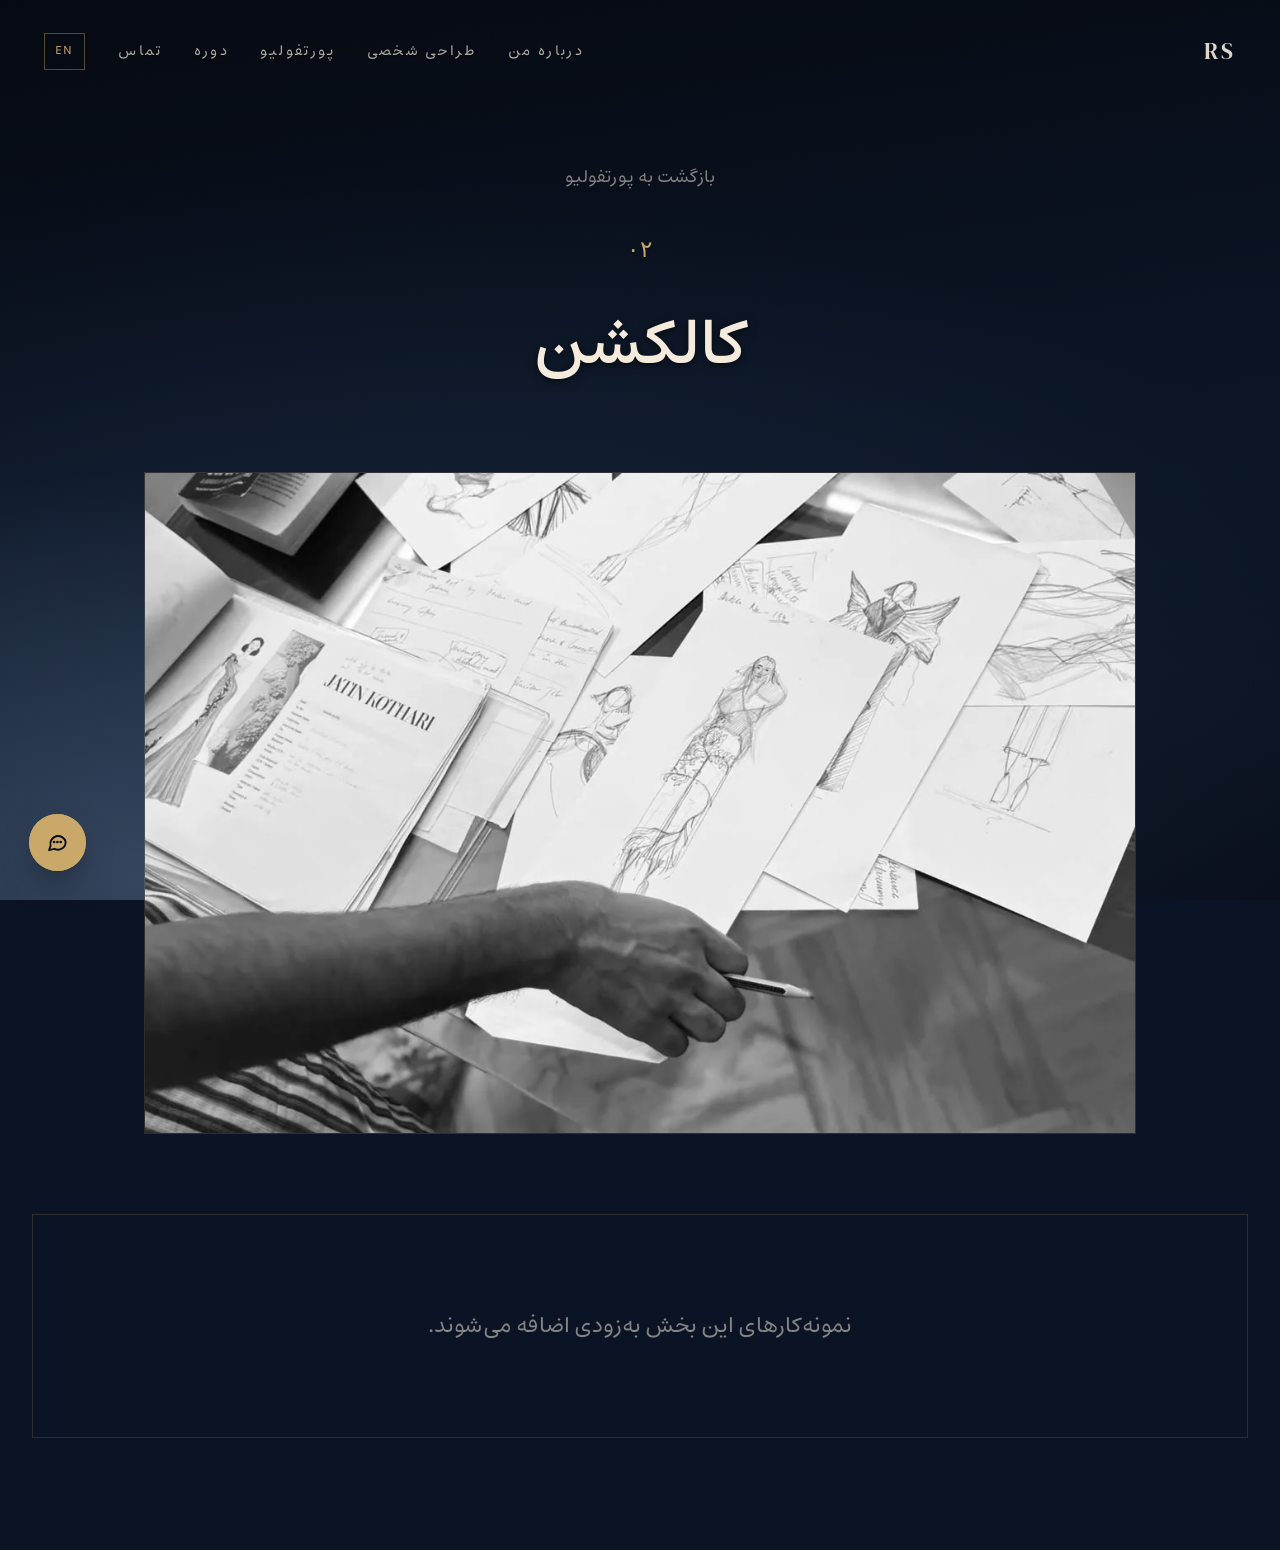
<file: portfolio/collections/index.html>
<!DOCTYPE html><html lang="fa" dir="rtl" class="no-js"> <head><meta charset="utf-8"><meta name="viewport" content="width=device-width, initial-scale=1"><title>کالکشن — روژان صابونی — طراح لباس</title><meta name="description" content="پورتفولیوی شخصی روژان صابونی، طراح لباس. طراحی دستی و دیجیتال، الگوسازی، دوخت، و تلفیق هوش مصنوعی با طراحی لباس."><meta name="theme-color" content="#0b1424"><meta name="color-scheme" content="dark"><link rel="icon" href="/favicon.svg" type="image/svg+xml"><meta property="og:title" content="کالکشن — روژان صابونی — طراح لباس"><meta property="og:description" content="پورتفولیوی شخصی روژان صابونی، طراح لباس. طراحی دستی و دیجیتال، الگوسازی، دوخت، و تلفیق هوش مصنوعی با طراحی لباس."><meta property="og:type" content="website"><meta property="og:locale" content="fa_IR"><link rel="alternate" hreflang="fa" href="/portfolio/collections/"><link rel="alternate" hreflang="en" href="/en/portfolio/collections/"><script>
      // پیش از رنگ‌آمیزی اجرا می‌شود تا حالت بدون‌جاوااسکریپت پرشی نداشته باشد
      document.documentElement.classList.remove('no-js');
    </script><link rel="stylesheet" href="/_astro/consult.D8MBUDCA.css">
<style>.cat[data-astro-cid-djzykpeu]{padding-block:clamp(6rem,14vw,10rem) clamp(4rem,10vw,7rem)}.cat__head[data-astro-cid-djzykpeu]{display:grid;justify-items:center;text-align:center;gap:var(--sp-2)}.cat__back[data-astro-cid-djzykpeu]{font-size:var(--step--1);letter-spacing:.14em;text-transform:uppercase;color:var(--ivory-52);margin-block-end:var(--sp-3)}[dir=rtl] .cat__back[data-astro-cid-djzykpeu]{letter-spacing:.02em;text-transform:none;font-size:var(--step-0)}.cat__n[data-astro-cid-djzykpeu]{font-size:var(--step-1);color:var(--gold);text-shadow:var(--text-lift)}.cat__title[data-astro-cid-djzykpeu]{font-family:var(--font-heading);font-size:var(--step-4);color:var(--ivory);text-shadow:var(--text-lift-lg)}.cat__cover[data-astro-cid-djzykpeu]{margin:clamp(2.5rem,7vw,5rem) auto 0;width:min(100% - 2.4rem,62rem)}.cat__cover[data-astro-cid-djzykpeu] img[data-astro-cid-djzykpeu]{width:100%;height:auto;border:1px solid var(--gold-18)}.cat__body[data-astro-cid-djzykpeu]{margin-block-start:clamp(2.5rem,7vw,5rem)}.cat__grid[data-astro-cid-djzykpeu]{display:grid;grid-template-columns:repeat(auto-fill,minmax(min(18rem,100%),1fr));gap:clamp(1rem,2.6vw,2rem);margin:0;padding:0;list-style:none}.cat__work[data-astro-cid-djzykpeu] img[data-astro-cid-djzykpeu]{width:100%;height:auto;border:1px solid var(--gold-18)}.cat__work-title[data-astro-cid-djzykpeu]{margin:var(--sp-2) 0 0;font-family:var(--font-heading);font-size:var(--step-0);color:var(--ivory-72)}.cat__empty[data-astro-cid-djzykpeu]{display:grid;place-items:center;min-height:clamp(9rem,22vw,14rem);margin:0;border:1px solid var(--gold-18);font-family:var(--font-heading);font-size:var(--step-1);color:var(--ivory-52);text-align:center;padding:var(--sp-4)}
</style></head> <body>  <div class="atmosphere" data-atmosphere aria-hidden="true"> <div class="atmosphere__layer atmosphere__layer--1"></div> <div class="atmosphere__layer atmosphere__layer--deep"></div> </div> <a class="skip-link" href="#main">رفتن به محتوای اصلی</a> <header class="nav" data-astro-cid-dmqpwcec> <a class="nav__mark latin" href="/" aria-label="Rojan Sabouni" data-astro-cid-dmqpwcec>RS</a> <button class="nav__toggle" type="button" aria-expanded="false" aria-controls="nav-menu" data-astro-cid-dmqpwcec> <span class="nav__toggle-label" data-astro-cid-dmqpwcec>منو</span> <span class="nav__toggle-bars" aria-hidden="true" data-astro-cid-dmqpwcec><i data-astro-cid-dmqpwcec></i><i data-astro-cid-dmqpwcec></i></span> </button> <nav id="nav-menu" class="nav__menu" aria-label="منو" data-astro-cid-dmqpwcec> <ul class="nav__list" data-astro-cid-dmqpwcec> <li data-astro-cid-dmqpwcec><a class="nav__link" href="/#about" data-astro-cid-dmqpwcec>درباره من</a></li><li data-astro-cid-dmqpwcec><a class="nav__link" href="/#process" data-astro-cid-dmqpwcec>طراحی شخصی</a></li><li data-astro-cid-dmqpwcec><a class="nav__link" href="/#portfolio" data-astro-cid-dmqpwcec>پورتفولیو</a></li><li data-astro-cid-dmqpwcec><a class="nav__link" href="/course/" data-astro-cid-dmqpwcec>دوره</a></li><li data-astro-cid-dmqpwcec><a class="nav__link" href="/#contact" data-astro-cid-dmqpwcec>تماس</a></li> </ul> <a class="nav__lang" href="/en/portfolio/collections/" lang="en" title="Switch to English" data-astro-cid-dmqpwcec> EN </a> </nav> </header>  <script type="module">const n=document.querySelector(".nav__toggle"),o=document.querySelector(".nav__menu");if(n&&o){const t=e=>{n.setAttribute("aria-expanded",String(e)),o.classList.toggle("is-open",e),document.querySelector(".nav")?.classList.toggle("nav--menu-open",e),document.body.style.overflow=e?"hidden":""};n.addEventListener("click",()=>{t(n.getAttribute("aria-expanded")!=="true")}),o.querySelectorAll("a").forEach(e=>{e.addEventListener("click",()=>t(!1))}),document.addEventListener("keydown",e=>{e.key==="Escape"&&t(!1)})}const c=document.querySelector(".nav"),r=document.querySelector("[data-contact]");c&&r&&"IntersectionObserver"in window&&new IntersectionObserver(([e])=>c.classList.toggle("nav--on-light",e.isIntersecting),{rootMargin:"0px 0px -92% 0px"}).observe(r);</script> <main id="main">  <article class="cat" data-astro-cid-djzykpeu> <header class="cat__head shell" data-astro-cid-djzykpeu> <a class="cat__back link" href="/#portfolio" data-astro-cid-djzykpeu>بازگشت به پورتفولیو</a> <p class="cat__n num" data-astro-cid-djzykpeu>۰۲</p> <h1 class="cat__title" data-astro-cid-djzykpeu>کالکشن</h1> </header> <figure class="cat__cover" data-astro-cid-djzykpeu> <img src="/images/portfolio/collections-cover.webp" alt="میزی پر از طرح‌های مدادی پراکنده‌ی لباس، همراه با یک دفترچه اسکیس" width="1200" height="1500" fetchpriority="high" decoding="async" data-astro-cid-djzykpeu> </figure> <section class="cat__body shell" data-astro-cid-djzykpeu> <p class="cat__empty" data-astro-cid-djzykpeu>نمونه‌کارهای این بخش به‌زودی اضافه می‌شوند.</p> </section> </article>   </main> <div class="chat" data-chat data-locale="fa"> <div class="chat__panel" id="chat-panel" role="dialog" aria-labelledby="chat-title" hidden data-chat-panel> <header class="chat__head"> <span class="chat__avatar latin" aria-hidden="true">RS</span> <div class="chat__who"> <p class="chat__title" id="chat-title">دستیار روژان</p> <p class="chat__status"><span class="chat__dot" aria-hidden="true"></span>همیشه در دسترس</p> </div> <button class="chat__icon" type="button" aria-label="گفتگوی جدید" title="گفتگوی جدید" data-chat-new> <svg viewBox="0 0 24 24" fill="none" aria-hidden="true"> <path d="M20 12a8 8 0 1 1-2.5-5.8M20 4v4h-4" stroke="currentColor" stroke-width="1.8" stroke-linecap="round" stroke-linejoin="round"></path> </svg> </button> <button class="chat__icon" type="button" aria-label="بستن گفتگو" data-chat-close> <svg viewBox="0 0 24 24" fill="none" aria-hidden="true"><path d="M6 6l12 12M18 6 6 18" stroke="currentColor" stroke-width="1.8" stroke-linecap="round"></path></svg> </button> </header> <!-- ── شخصیتِ متحرک، وسطِ پنل ── --> <div class="chat__stage" aria-hidden="true"> <svg class="bot" viewBox="0 0 200 200" data-bot> <defs> <linearGradient id="bot-g1" x1="0" y1="0" x2="1" y2="1"> <stop offset="0" stop-color="#e0457b"></stop><stop offset="1" stop-color="#7d5cf0"></stop> </linearGradient> <linearGradient id="bot-g2" x1="0" y1="1" x2="1" y2="0"> <stop offset="0" stop-color="#4fb3f6"></stop><stop offset="1" stop-color="#7be495"></stop> </linearGradient> <linearGradient id="bot-g3" x1="1" y1="0" x2="0" y2="1"> <stop offset="0" stop-color="#f5d547"></stop><stop offset="1" stop-color="#e0457b"></stop> </linearGradient> </defs> <g class="bot__orbits" data-bot-orbits> <ellipse class="bot__orbit" data-bot-orbit cx="100" cy="100" rx="86" ry="24" transform="rotate(-24 100 100)" stroke="url(#bot-g1)"></ellipse> <ellipse class="bot__orbit" data-bot-orbit cx="100" cy="100" rx="82" ry="30" transform="rotate(38 100 100)" stroke="url(#bot-g2)"></ellipse> <ellipse class="bot__orbit" data-bot-orbit cx="100" cy="100" rx="80" ry="20" transform="rotate(92 100 100)" stroke="url(#bot-g3)"></ellipse> </g> <path class="bot__line" data-bot-line d="M38 162C50 154 60 170 72 162S94 154 106 162"></path> <g class="bot__figure" data-bot-figure> <path class="bot__body" data-bot-body d="M38,100A62,62 0 1,1 162,100A62,62 0 1,1 38,100Z"></path> <g class="bot__pencil" data-bot-pencil> <rect class="bot__band" x="87" y="64" width="26" height="9"></rect> <path class="bot__wood" d="M87,150L100,180L113,150Z"></path> <path class="bot__lead" d="M95.5,169.5L100,180L104.5,169.5Z"></path> </g> <g data-bot-eye transform="translate(108 73) rotate(-25)"> <rect class="bot__eye" x="-5" y="-11" width="10" height="22" rx="5"></rect> </g> <g data-bot-eye transform="translate(137 66) rotate(-25)"> <rect class="bot__eye" x="-5" y="-11" width="10" height="22" rx="5"></rect> </g> </g> <g class="bot__dots"> <circle class="bot__dot" data-bot-dot cx="64" cy="100" r="11"></circle> <circle class="bot__dot" data-bot-dot cx="100" cy="100" r="11"></circle> <circle class="bot__dot" data-bot-dot cx="136" cy="100" r="11"></circle> </g> <g class="bot__sparks"> <circle class="bot__spark" data-bot-spark cx="100" cy="100" r="5"></circle><circle class="bot__spark" data-bot-spark cx="100" cy="100" r="5"></circle><circle class="bot__spark" data-bot-spark cx="100" cy="100" r="5"></circle><circle class="bot__spark" data-bot-spark cx="100" cy="100" r="5"></circle><circle class="bot__spark" data-bot-spark cx="100" cy="100" r="5"></circle><circle class="bot__spark" data-bot-spark cx="100" cy="100" r="5"></circle> </g> </svg> </div> <div class="chat__body" data-chat-log aria-live="polite"> <div class="chat__msg chat__msg--bot"><p>سلام، خوش اومدید! من دستیارِ سایتِ روژانم. درباره‌ی روژان، تخصص‌هاش، نمونه‌کارها، دوره‌ی ProGeriate یا راه‌های ارتباط — هرچی خواستید بپرسید.</p></div> <!-- سؤال‌های پیشنهادی: با کلیک، همان سؤال پرسیده می‌شود --> <div class="chat__quick" data-chat-starters> <button class="chat__chip" type="button" data-chat-ask="روژان چه کسی است؟">روژان چه کسی است؟</button><button class="chat__chip" type="button" data-chat-ask="دوره چقدر است و چند جلسه؟">دوره چقدر است و چند جلسه؟</button><button class="chat__chip" type="button" data-chat-ask="پورتفولیو را ببینم">پورتفولیو را ببینم</button><button class="chat__chip" type="button" data-chat-ask="برای سفارش لباس چطور شروع کنم؟">برای سفارش لباس چطور شروع کنم؟</button> </div> </div> <form class="chat__form" data-chat-form> <label class="visually-hidden" for="chat-input">پیامتون رو بنویسید…</label> <input id="chat-input" class="chat__input" type="text" autocomplete="off" maxlength="300" placeholder="پیامتون رو بنویسید…" data-chat-input> <button class="chat__send" type="submit" aria-label="ارسال"> <svg viewBox="0 0 24 24" fill="none" aria-hidden="true"><path d="M5 12h14M13 6l6 6-6 6" stroke="currentColor" stroke-width="2" stroke-linecap="round" stroke-linejoin="round"></path></svg> </button> </form> </div> <button class="chat__launcher" type="button" aria-expanded="false" aria-controls="chat-panel" aria-label="گفتگو با دستیار" data-chat-toggle> <svg class="chat__i chat__i--chat" viewBox="0 0 24 24" fill="none" aria-hidden="true"> <path d="M20 11.5a7.5 7.5 0 0 1-10.9 6.7L4 19.5l1.4-4.3A7.5 7.5 0 1 1 20 11.5Z" stroke="currentColor" stroke-width="1.8" stroke-linejoin="round"></path> <path d="M8.8 11.6h.01M12 11.6h.01M15.2 11.6h.01" stroke="currentColor" stroke-width="2.6" stroke-linecap="round"></path> </svg> <svg class="chat__i chat__i--close" viewBox="0 0 24 24" fill="none" aria-hidden="true"> <path d="M6 6l12 12M18 6 6 18" stroke="currentColor" stroke-width="2" stroke-linecap="round"></path> </svg> </button> </div>  <script type="module" src="/_astro/ChatWidget.astro_astro_type_script_index_0_lang.BQnAsgDO.js"></script> <script type="module" src="/_astro/Base.astro_astro_type_script_index_0_lang.TJCyuUtJ.js"></script> </body> </html>
</file>
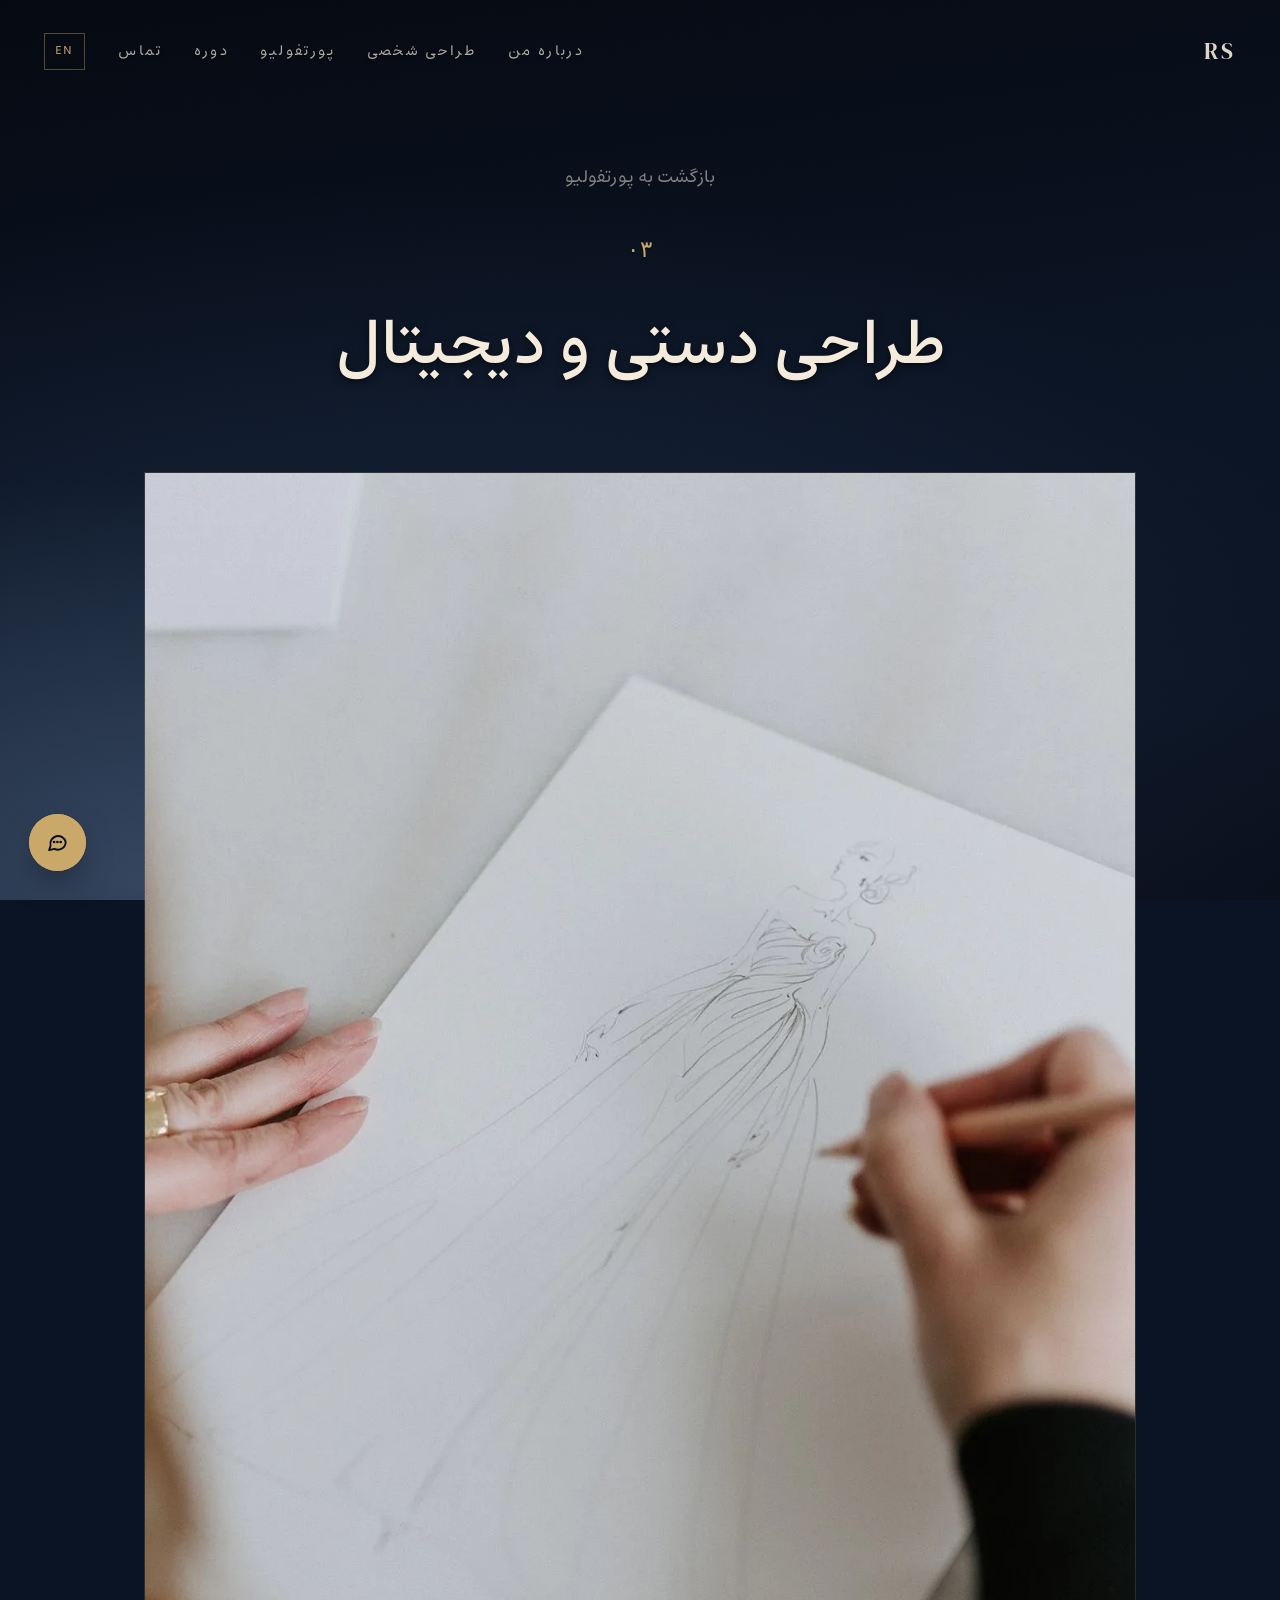
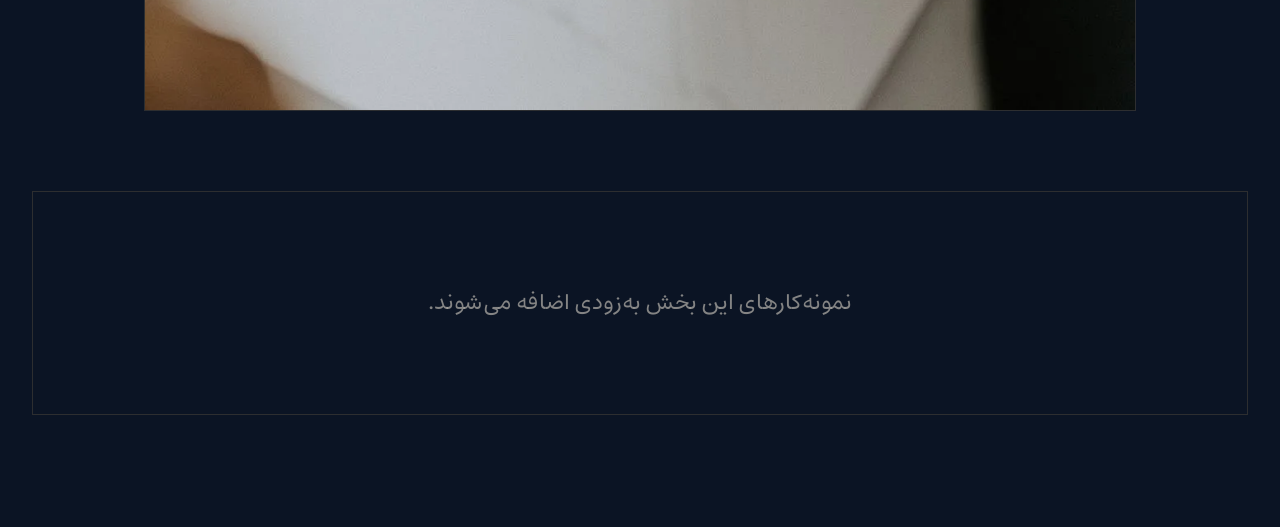
<file: portfolio/hand-digital/index.html>
<!DOCTYPE html><html lang="fa" dir="rtl" class="no-js"> <head><meta charset="utf-8"><meta name="viewport" content="width=device-width, initial-scale=1"><title>طراحی دستی و دیجیتال — روژان صابونی — طراح لباس</title><meta name="description" content="پورتفولیوی شخصی روژان صابونی، طراح لباس. طراحی دستی و دیجیتال، الگوسازی، دوخت، و تلفیق هوش مصنوعی با طراحی لباس."><meta name="theme-color" content="#0b1424"><meta name="color-scheme" content="dark"><link rel="icon" href="/favicon.svg" type="image/svg+xml"><meta property="og:title" content="طراحی دستی و دیجیتال — روژان صابونی — طراح لباس"><meta property="og:description" content="پورتفولیوی شخصی روژان صابونی، طراح لباس. طراحی دستی و دیجیتال، الگوسازی، دوخت، و تلفیق هوش مصنوعی با طراحی لباس."><meta property="og:type" content="website"><meta property="og:locale" content="fa_IR"><link rel="alternate" hreflang="fa" href="/portfolio/hand-digital/"><link rel="alternate" hreflang="en" href="/en/portfolio/hand-digital/"><script>
      // پیش از رنگ‌آمیزی اجرا می‌شود تا حالت بدون‌جاوااسکریپت پرشی نداشته باشد
      document.documentElement.classList.remove('no-js');
    </script><link rel="stylesheet" href="/_astro/consult.D8MBUDCA.css">
<style>.cat[data-astro-cid-djzykpeu]{padding-block:clamp(6rem,14vw,10rem) clamp(4rem,10vw,7rem)}.cat__head[data-astro-cid-djzykpeu]{display:grid;justify-items:center;text-align:center;gap:var(--sp-2)}.cat__back[data-astro-cid-djzykpeu]{font-size:var(--step--1);letter-spacing:.14em;text-transform:uppercase;color:var(--ivory-52);margin-block-end:var(--sp-3)}[dir=rtl] .cat__back[data-astro-cid-djzykpeu]{letter-spacing:.02em;text-transform:none;font-size:var(--step-0)}.cat__n[data-astro-cid-djzykpeu]{font-size:var(--step-1);color:var(--gold);text-shadow:var(--text-lift)}.cat__title[data-astro-cid-djzykpeu]{font-family:var(--font-heading);font-size:var(--step-4);color:var(--ivory);text-shadow:var(--text-lift-lg)}.cat__cover[data-astro-cid-djzykpeu]{margin:clamp(2.5rem,7vw,5rem) auto 0;width:min(100% - 2.4rem,62rem)}.cat__cover[data-astro-cid-djzykpeu] img[data-astro-cid-djzykpeu]{width:100%;height:auto;border:1px solid var(--gold-18)}.cat__body[data-astro-cid-djzykpeu]{margin-block-start:clamp(2.5rem,7vw,5rem)}.cat__grid[data-astro-cid-djzykpeu]{display:grid;grid-template-columns:repeat(auto-fill,minmax(min(18rem,100%),1fr));gap:clamp(1rem,2.6vw,2rem);margin:0;padding:0;list-style:none}.cat__work[data-astro-cid-djzykpeu] img[data-astro-cid-djzykpeu]{width:100%;height:auto;border:1px solid var(--gold-18)}.cat__work-title[data-astro-cid-djzykpeu]{margin:var(--sp-2) 0 0;font-family:var(--font-heading);font-size:var(--step-0);color:var(--ivory-72)}.cat__empty[data-astro-cid-djzykpeu]{display:grid;place-items:center;min-height:clamp(9rem,22vw,14rem);margin:0;border:1px solid var(--gold-18);font-family:var(--font-heading);font-size:var(--step-1);color:var(--ivory-52);text-align:center;padding:var(--sp-4)}
</style></head> <body>  <div class="atmosphere" data-atmosphere aria-hidden="true"> <div class="atmosphere__layer atmosphere__layer--1"></div> <div class="atmosphere__layer atmosphere__layer--deep"></div> </div> <a class="skip-link" href="#main">رفتن به محتوای اصلی</a> <header class="nav" data-astro-cid-dmqpwcec> <a class="nav__mark latin" href="/" aria-label="Rojan Sabouni" data-astro-cid-dmqpwcec>RS</a> <button class="nav__toggle" type="button" aria-expanded="false" aria-controls="nav-menu" data-astro-cid-dmqpwcec> <span class="nav__toggle-label" data-astro-cid-dmqpwcec>منو</span> <span class="nav__toggle-bars" aria-hidden="true" data-astro-cid-dmqpwcec><i data-astro-cid-dmqpwcec></i><i data-astro-cid-dmqpwcec></i></span> </button> <nav id="nav-menu" class="nav__menu" aria-label="منو" data-astro-cid-dmqpwcec> <ul class="nav__list" data-astro-cid-dmqpwcec> <li data-astro-cid-dmqpwcec><a class="nav__link" href="/#about" data-astro-cid-dmqpwcec>درباره من</a></li><li data-astro-cid-dmqpwcec><a class="nav__link" href="/#process" data-astro-cid-dmqpwcec>طراحی شخصی</a></li><li data-astro-cid-dmqpwcec><a class="nav__link" href="/#portfolio" data-astro-cid-dmqpwcec>پورتفولیو</a></li><li data-astro-cid-dmqpwcec><a class="nav__link" href="/course/" data-astro-cid-dmqpwcec>دوره</a></li><li data-astro-cid-dmqpwcec><a class="nav__link" href="/#contact" data-astro-cid-dmqpwcec>تماس</a></li> </ul> <a class="nav__lang" href="/en/portfolio/hand-digital/" lang="en" title="Switch to English" data-astro-cid-dmqpwcec> EN </a> </nav> </header>  <script type="module">const n=document.querySelector(".nav__toggle"),o=document.querySelector(".nav__menu");if(n&&o){const t=e=>{n.setAttribute("aria-expanded",String(e)),o.classList.toggle("is-open",e),document.querySelector(".nav")?.classList.toggle("nav--menu-open",e),document.body.style.overflow=e?"hidden":""};n.addEventListener("click",()=>{t(n.getAttribute("aria-expanded")!=="true")}),o.querySelectorAll("a").forEach(e=>{e.addEventListener("click",()=>t(!1))}),document.addEventListener("keydown",e=>{e.key==="Escape"&&t(!1)})}const c=document.querySelector(".nav"),r=document.querySelector("[data-contact]");c&&r&&"IntersectionObserver"in window&&new IntersectionObserver(([e])=>c.classList.toggle("nav--on-light",e.isIntersecting),{rootMargin:"0px 0px -92% 0px"}).observe(r);</script> <main id="main">  <article class="cat" data-astro-cid-djzykpeu> <header class="cat__head shell" data-astro-cid-djzykpeu> <a class="cat__back link" href="/#portfolio" data-astro-cid-djzykpeu>بازگشت به پورتفولیو</a> <p class="cat__n num" data-astro-cid-djzykpeu>۰۳</p> <h1 class="cat__title" data-astro-cid-djzykpeu>طراحی دستی و دیجیتال</h1> </header> <figure class="cat__cover" data-astro-cid-djzykpeu> <img src="/images/portfolio/hand-digital-cover.webp" alt="نمای نزدیک از دستی که با مداد طرح یک لباس بلند را روی کاغذ سفید می‌کشد" width="1200" height="1500" fetchpriority="high" decoding="async" data-astro-cid-djzykpeu> </figure> <section class="cat__body shell" data-astro-cid-djzykpeu> <p class="cat__empty" data-astro-cid-djzykpeu>نمونه‌کارهای این بخش به‌زودی اضافه می‌شوند.</p> </section> </article>   </main> <div class="chat" data-chat data-locale="fa"> <div class="chat__panel" id="chat-panel" role="dialog" aria-labelledby="chat-title" hidden data-chat-panel> <header class="chat__head"> <span class="chat__avatar latin" aria-hidden="true">RS</span> <div class="chat__who"> <p class="chat__title" id="chat-title">دستیار روژان</p> <p class="chat__status"><span class="chat__dot" aria-hidden="true"></span>همیشه در دسترس</p> </div> <button class="chat__icon" type="button" aria-label="گفتگوی جدید" title="گفتگوی جدید" data-chat-new> <svg viewBox="0 0 24 24" fill="none" aria-hidden="true"> <path d="M20 12a8 8 0 1 1-2.5-5.8M20 4v4h-4" stroke="currentColor" stroke-width="1.8" stroke-linecap="round" stroke-linejoin="round"></path> </svg> </button> <button class="chat__icon" type="button" aria-label="بستن گفتگو" data-chat-close> <svg viewBox="0 0 24 24" fill="none" aria-hidden="true"><path d="M6 6l12 12M18 6 6 18" stroke="currentColor" stroke-width="1.8" stroke-linecap="round"></path></svg> </button> </header> <!-- ── شخصیتِ متحرک، وسطِ پنل ── --> <div class="chat__stage" aria-hidden="true"> <svg class="bot" viewBox="0 0 200 200" data-bot> <defs> <linearGradient id="bot-g1" x1="0" y1="0" x2="1" y2="1"> <stop offset="0" stop-color="#e0457b"></stop><stop offset="1" stop-color="#7d5cf0"></stop> </linearGradient> <linearGradient id="bot-g2" x1="0" y1="1" x2="1" y2="0"> <stop offset="0" stop-color="#4fb3f6"></stop><stop offset="1" stop-color="#7be495"></stop> </linearGradient> <linearGradient id="bot-g3" x1="1" y1="0" x2="0" y2="1"> <stop offset="0" stop-color="#f5d547"></stop><stop offset="1" stop-color="#e0457b"></stop> </linearGradient> </defs> <g class="bot__orbits" data-bot-orbits> <ellipse class="bot__orbit" data-bot-orbit cx="100" cy="100" rx="86" ry="24" transform="rotate(-24 100 100)" stroke="url(#bot-g1)"></ellipse> <ellipse class="bot__orbit" data-bot-orbit cx="100" cy="100" rx="82" ry="30" transform="rotate(38 100 100)" stroke="url(#bot-g2)"></ellipse> <ellipse class="bot__orbit" data-bot-orbit cx="100" cy="100" rx="80" ry="20" transform="rotate(92 100 100)" stroke="url(#bot-g3)"></ellipse> </g> <path class="bot__line" data-bot-line d="M38 162C50 154 60 170 72 162S94 154 106 162"></path> <g class="bot__figure" data-bot-figure> <path class="bot__body" data-bot-body d="M38,100A62,62 0 1,1 162,100A62,62 0 1,1 38,100Z"></path> <g class="bot__pencil" data-bot-pencil> <rect class="bot__band" x="87" y="64" width="26" height="9"></rect> <path class="bot__wood" d="M87,150L100,180L113,150Z"></path> <path class="bot__lead" d="M95.5,169.5L100,180L104.5,169.5Z"></path> </g> <g data-bot-eye transform="translate(108 73) rotate(-25)"> <rect class="bot__eye" x="-5" y="-11" width="10" height="22" rx="5"></rect> </g> <g data-bot-eye transform="translate(137 66) rotate(-25)"> <rect class="bot__eye" x="-5" y="-11" width="10" height="22" rx="5"></rect> </g> </g> <g class="bot__dots"> <circle class="bot__dot" data-bot-dot cx="64" cy="100" r="11"></circle> <circle class="bot__dot" data-bot-dot cx="100" cy="100" r="11"></circle> <circle class="bot__dot" data-bot-dot cx="136" cy="100" r="11"></circle> </g> <g class="bot__sparks"> <circle class="bot__spark" data-bot-spark cx="100" cy="100" r="5"></circle><circle class="bot__spark" data-bot-spark cx="100" cy="100" r="5"></circle><circle class="bot__spark" data-bot-spark cx="100" cy="100" r="5"></circle><circle class="bot__spark" data-bot-spark cx="100" cy="100" r="5"></circle><circle class="bot__spark" data-bot-spark cx="100" cy="100" r="5"></circle><circle class="bot__spark" data-bot-spark cx="100" cy="100" r="5"></circle> </g> </svg> </div> <div class="chat__body" data-chat-log aria-live="polite"> <div class="chat__msg chat__msg--bot"><p>سلام، خوش اومدید! من دستیارِ سایتِ روژانم. درباره‌ی روژان، تخصص‌هاش، نمونه‌کارها، دوره‌ی ProGeriate یا راه‌های ارتباط — هرچی خواستید بپرسید.</p></div> <!-- سؤال‌های پیشنهادی: با کلیک، همان سؤال پرسیده می‌شود --> <div class="chat__quick" data-chat-starters> <button class="chat__chip" type="button" data-chat-ask="روژان چه کسی است؟">روژان چه کسی است؟</button><button class="chat__chip" type="button" data-chat-ask="دوره چقدر است و چند جلسه؟">دوره چقدر است و چند جلسه؟</button><button class="chat__chip" type="button" data-chat-ask="پورتفولیو را ببینم">پورتفولیو را ببینم</button><button class="chat__chip" type="button" data-chat-ask="برای سفارش لباس چطور شروع کنم؟">برای سفارش لباس چطور شروع کنم؟</button> </div> </div> <form class="chat__form" data-chat-form> <label class="visually-hidden" for="chat-input">پیامتون رو بنویسید…</label> <input id="chat-input" class="chat__input" type="text" autocomplete="off" maxlength="300" placeholder="پیامتون رو بنویسید…" data-chat-input> <button class="chat__send" type="submit" aria-label="ارسال"> <svg viewBox="0 0 24 24" fill="none" aria-hidden="true"><path d="M5 12h14M13 6l6 6-6 6" stroke="currentColor" stroke-width="2" stroke-linecap="round" stroke-linejoin="round"></path></svg> </button> </form> </div> <button class="chat__launcher" type="button" aria-expanded="false" aria-controls="chat-panel" aria-label="گفتگو با دستیار" data-chat-toggle> <svg class="chat__i chat__i--chat" viewBox="0 0 24 24" fill="none" aria-hidden="true"> <path d="M20 11.5a7.5 7.5 0 0 1-10.9 6.7L4 19.5l1.4-4.3A7.5 7.5 0 1 1 20 11.5Z" stroke="currentColor" stroke-width="1.8" stroke-linejoin="round"></path> <path d="M8.8 11.6h.01M12 11.6h.01M15.2 11.6h.01" stroke="currentColor" stroke-width="2.6" stroke-linecap="round"></path> </svg> <svg class="chat__i chat__i--close" viewBox="0 0 24 24" fill="none" aria-hidden="true"> <path d="M6 6l12 12M18 6 6 18" stroke="currentColor" stroke-width="2" stroke-linecap="round"></path> </svg> </button> </div>  <script type="module" src="/_astro/ChatWidget.astro_astro_type_script_index_0_lang.BQnAsgDO.js"></script> <script type="module" src="/_astro/Base.astro_astro_type_script_index_0_lang.TJCyuUtJ.js"></script> </body> </html>
</file>
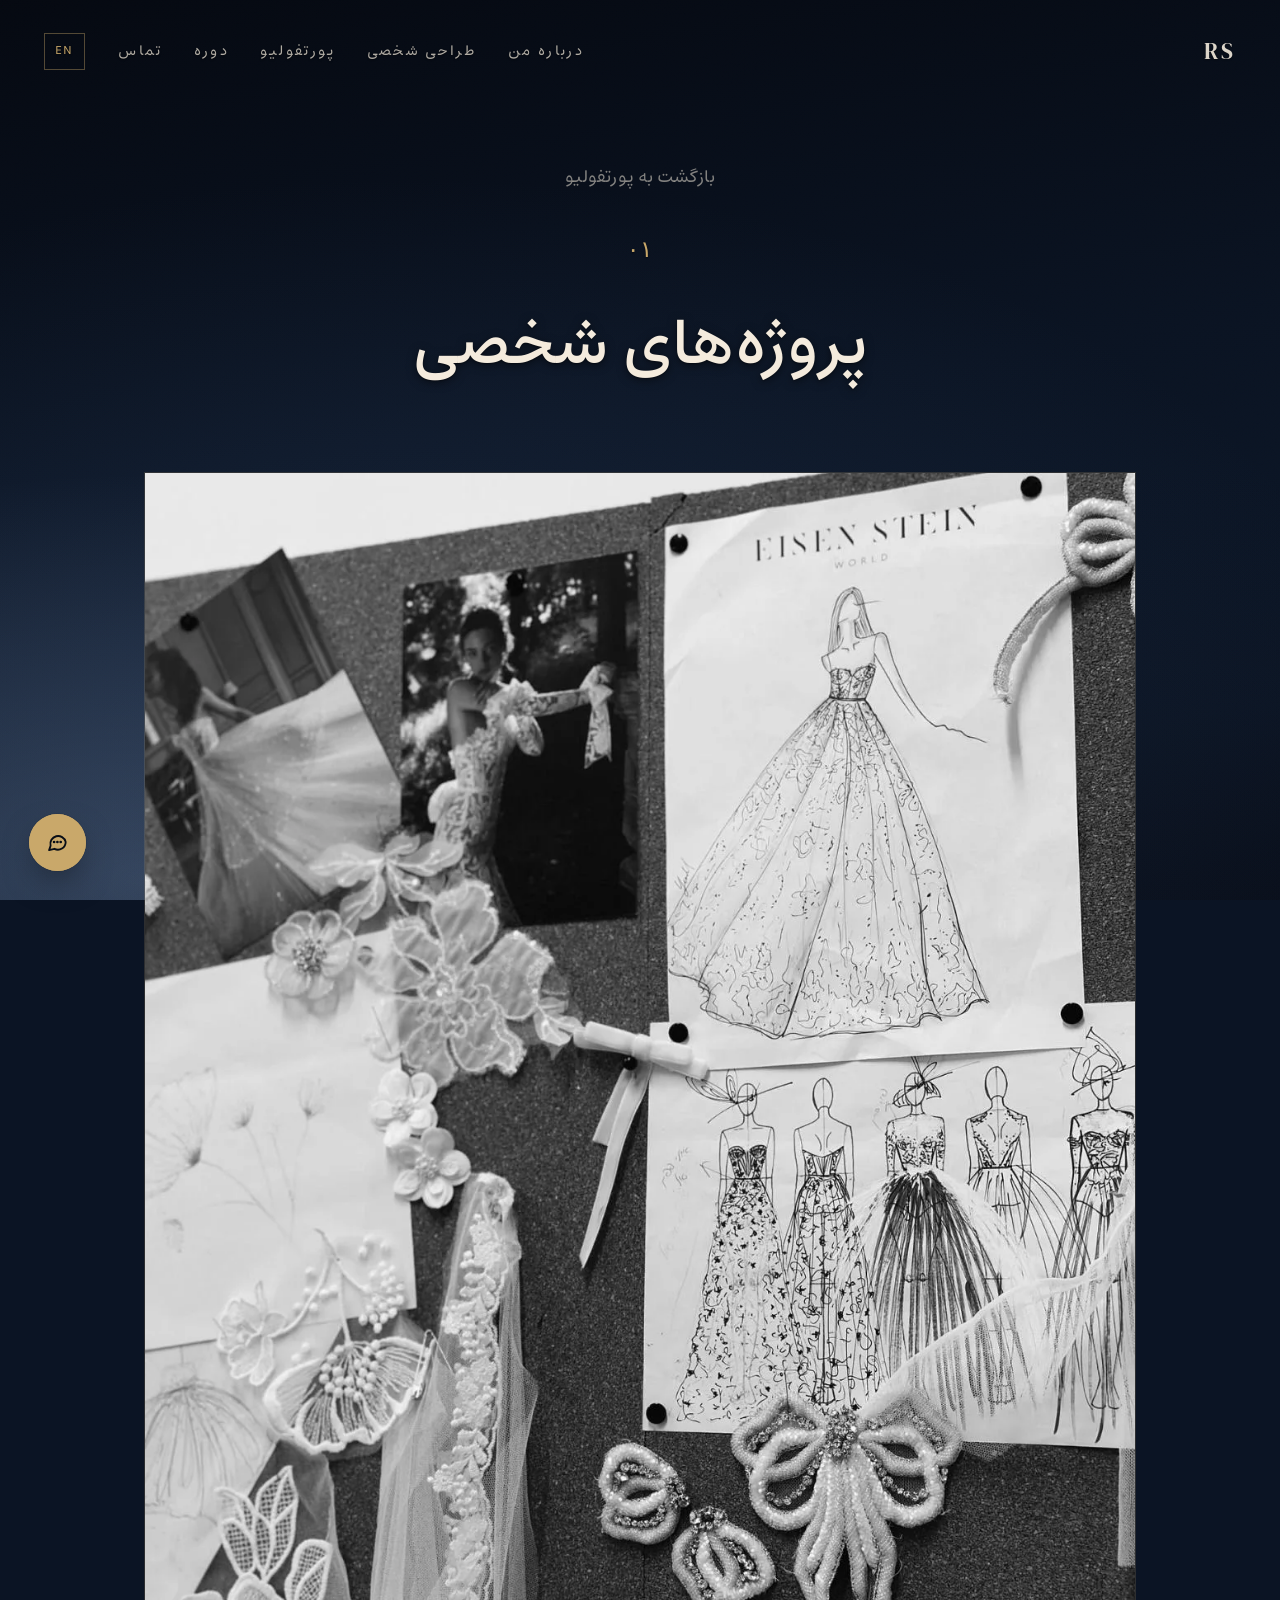
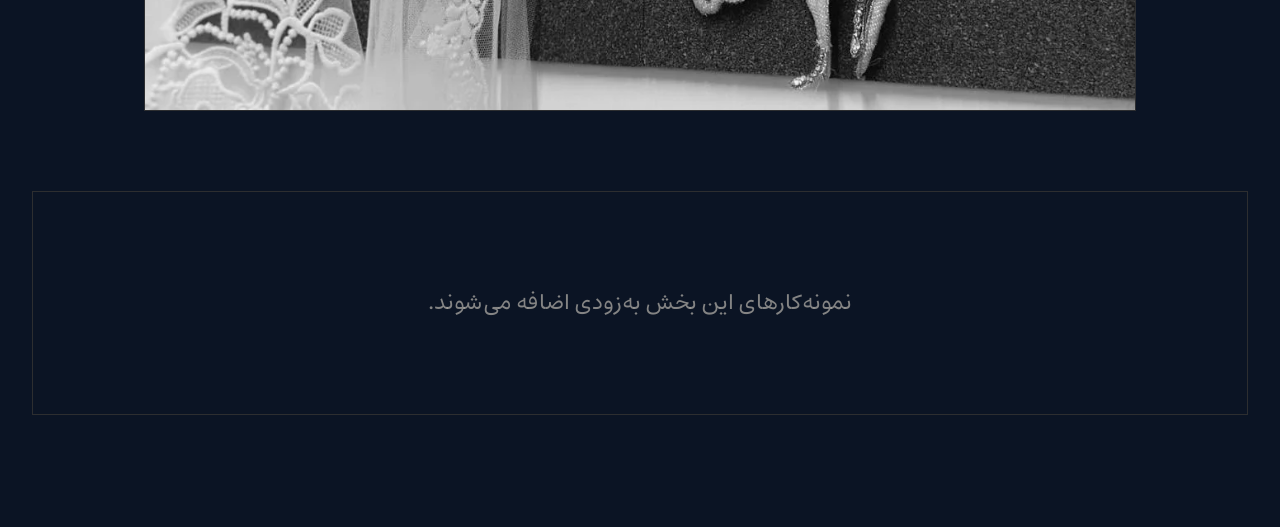
<file: portfolio/personal-projects/index.html>
<!DOCTYPE html><html lang="fa" dir="rtl" class="no-js"> <head><meta charset="utf-8"><meta name="viewport" content="width=device-width, initial-scale=1"><title>پروژه‌های شخصی — روژان صابونی — طراح لباس</title><meta name="description" content="پورتفولیوی شخصی روژان صابونی، طراح لباس. طراحی دستی و دیجیتال، الگوسازی، دوخت، و تلفیق هوش مصنوعی با طراحی لباس."><meta name="theme-color" content="#0b1424"><meta name="color-scheme" content="dark"><link rel="icon" href="/favicon.svg" type="image/svg+xml"><meta property="og:title" content="پروژه‌های شخصی — روژان صابونی — طراح لباس"><meta property="og:description" content="پورتفولیوی شخصی روژان صابونی، طراح لباس. طراحی دستی و دیجیتال، الگوسازی، دوخت، و تلفیق هوش مصنوعی با طراحی لباس."><meta property="og:type" content="website"><meta property="og:locale" content="fa_IR"><link rel="alternate" hreflang="fa" href="/portfolio/personal-projects/"><link rel="alternate" hreflang="en" href="/en/portfolio/personal-projects/"><script>
      // پیش از رنگ‌آمیزی اجرا می‌شود تا حالت بدون‌جاوااسکریپت پرشی نداشته باشد
      document.documentElement.classList.remove('no-js');
    </script><link rel="stylesheet" href="/_astro/consult.D8MBUDCA.css">
<style>.cat[data-astro-cid-djzykpeu]{padding-block:clamp(6rem,14vw,10rem) clamp(4rem,10vw,7rem)}.cat__head[data-astro-cid-djzykpeu]{display:grid;justify-items:center;text-align:center;gap:var(--sp-2)}.cat__back[data-astro-cid-djzykpeu]{font-size:var(--step--1);letter-spacing:.14em;text-transform:uppercase;color:var(--ivory-52);margin-block-end:var(--sp-3)}[dir=rtl] .cat__back[data-astro-cid-djzykpeu]{letter-spacing:.02em;text-transform:none;font-size:var(--step-0)}.cat__n[data-astro-cid-djzykpeu]{font-size:var(--step-1);color:var(--gold);text-shadow:var(--text-lift)}.cat__title[data-astro-cid-djzykpeu]{font-family:var(--font-heading);font-size:var(--step-4);color:var(--ivory);text-shadow:var(--text-lift-lg)}.cat__cover[data-astro-cid-djzykpeu]{margin:clamp(2.5rem,7vw,5rem) auto 0;width:min(100% - 2.4rem,62rem)}.cat__cover[data-astro-cid-djzykpeu] img[data-astro-cid-djzykpeu]{width:100%;height:auto;border:1px solid var(--gold-18)}.cat__body[data-astro-cid-djzykpeu]{margin-block-start:clamp(2.5rem,7vw,5rem)}.cat__grid[data-astro-cid-djzykpeu]{display:grid;grid-template-columns:repeat(auto-fill,minmax(min(18rem,100%),1fr));gap:clamp(1rem,2.6vw,2rem);margin:0;padding:0;list-style:none}.cat__work[data-astro-cid-djzykpeu] img[data-astro-cid-djzykpeu]{width:100%;height:auto;border:1px solid var(--gold-18)}.cat__work-title[data-astro-cid-djzykpeu]{margin:var(--sp-2) 0 0;font-family:var(--font-heading);font-size:var(--step-0);color:var(--ivory-72)}.cat__empty[data-astro-cid-djzykpeu]{display:grid;place-items:center;min-height:clamp(9rem,22vw,14rem);margin:0;border:1px solid var(--gold-18);font-family:var(--font-heading);font-size:var(--step-1);color:var(--ivory-52);text-align:center;padding:var(--sp-4)}
</style></head> <body>  <div class="atmosphere" data-atmosphere aria-hidden="true"> <div class="atmosphere__layer atmosphere__layer--1"></div> <div class="atmosphere__layer atmosphere__layer--deep"></div> </div> <a class="skip-link" href="#main">رفتن به محتوای اصلی</a> <header class="nav" data-astro-cid-dmqpwcec> <a class="nav__mark latin" href="/" aria-label="Rojan Sabouni" data-astro-cid-dmqpwcec>RS</a> <button class="nav__toggle" type="button" aria-expanded="false" aria-controls="nav-menu" data-astro-cid-dmqpwcec> <span class="nav__toggle-label" data-astro-cid-dmqpwcec>منو</span> <span class="nav__toggle-bars" aria-hidden="true" data-astro-cid-dmqpwcec><i data-astro-cid-dmqpwcec></i><i data-astro-cid-dmqpwcec></i></span> </button> <nav id="nav-menu" class="nav__menu" aria-label="منو" data-astro-cid-dmqpwcec> <ul class="nav__list" data-astro-cid-dmqpwcec> <li data-astro-cid-dmqpwcec><a class="nav__link" href="/#about" data-astro-cid-dmqpwcec>درباره من</a></li><li data-astro-cid-dmqpwcec><a class="nav__link" href="/#process" data-astro-cid-dmqpwcec>طراحی شخصی</a></li><li data-astro-cid-dmqpwcec><a class="nav__link" href="/#portfolio" data-astro-cid-dmqpwcec>پورتفولیو</a></li><li data-astro-cid-dmqpwcec><a class="nav__link" href="/course/" data-astro-cid-dmqpwcec>دوره</a></li><li data-astro-cid-dmqpwcec><a class="nav__link" href="/#contact" data-astro-cid-dmqpwcec>تماس</a></li> </ul> <a class="nav__lang" href="/en/portfolio/personal-projects/" lang="en" title="Switch to English" data-astro-cid-dmqpwcec> EN </a> </nav> </header>  <script type="module">const n=document.querySelector(".nav__toggle"),o=document.querySelector(".nav__menu");if(n&&o){const t=e=>{n.setAttribute("aria-expanded",String(e)),o.classList.toggle("is-open",e),document.querySelector(".nav")?.classList.toggle("nav--menu-open",e),document.body.style.overflow=e?"hidden":""};n.addEventListener("click",()=>{t(n.getAttribute("aria-expanded")!=="true")}),o.querySelectorAll("a").forEach(e=>{e.addEventListener("click",()=>t(!1))}),document.addEventListener("keydown",e=>{e.key==="Escape"&&t(!1)})}const c=document.querySelector(".nav"),r=document.querySelector("[data-contact]");c&&r&&"IntersectionObserver"in window&&new IntersectionObserver(([e])=>c.classList.toggle("nav--on-light",e.isIntersecting),{rootMargin:"0px 0px -92% 0px"}).observe(r);</script> <main id="main">  <article class="cat" data-astro-cid-djzykpeu> <header class="cat__head shell" data-astro-cid-djzykpeu> <a class="cat__back link" href="/#portfolio" data-astro-cid-djzykpeu>بازگشت به پورتفولیو</a> <p class="cat__n num" data-astro-cid-djzykpeu>۰۱</p> <h1 class="cat__title" data-astro-cid-djzykpeu>پروژه‌های شخصی</h1> </header> <figure class="cat__cover" data-astro-cid-djzykpeu> <img src="/images/portfolio/personal-projects-cover.webp" alt="بورد الهام سیاه‌وسفید از طرح‌های لباس عروس، همراه با نمونه‌های تور و پاپیون مرواریددوزی‌شده" width="1200" height="1500" fetchpriority="high" decoding="async" data-astro-cid-djzykpeu> </figure> <section class="cat__body shell" data-astro-cid-djzykpeu> <p class="cat__empty" data-astro-cid-djzykpeu>نمونه‌کارهای این بخش به‌زودی اضافه می‌شوند.</p> </section> </article>   </main> <div class="chat" data-chat data-locale="fa"> <div class="chat__panel" id="chat-panel" role="dialog" aria-labelledby="chat-title" hidden data-chat-panel> <header class="chat__head"> <span class="chat__avatar latin" aria-hidden="true">RS</span> <div class="chat__who"> <p class="chat__title" id="chat-title">دستیار روژان</p> <p class="chat__status"><span class="chat__dot" aria-hidden="true"></span>همیشه در دسترس</p> </div> <button class="chat__icon" type="button" aria-label="گفتگوی جدید" title="گفتگوی جدید" data-chat-new> <svg viewBox="0 0 24 24" fill="none" aria-hidden="true"> <path d="M20 12a8 8 0 1 1-2.5-5.8M20 4v4h-4" stroke="currentColor" stroke-width="1.8" stroke-linecap="round" stroke-linejoin="round"></path> </svg> </button> <button class="chat__icon" type="button" aria-label="بستن گفتگو" data-chat-close> <svg viewBox="0 0 24 24" fill="none" aria-hidden="true"><path d="M6 6l12 12M18 6 6 18" stroke="currentColor" stroke-width="1.8" stroke-linecap="round"></path></svg> </button> </header> <!-- ── شخصیتِ متحرک، وسطِ پنل ── --> <div class="chat__stage" aria-hidden="true"> <svg class="bot" viewBox="0 0 200 200" data-bot> <defs> <linearGradient id="bot-g1" x1="0" y1="0" x2="1" y2="1"> <stop offset="0" stop-color="#e0457b"></stop><stop offset="1" stop-color="#7d5cf0"></stop> </linearGradient> <linearGradient id="bot-g2" x1="0" y1="1" x2="1" y2="0"> <stop offset="0" stop-color="#4fb3f6"></stop><stop offset="1" stop-color="#7be495"></stop> </linearGradient> <linearGradient id="bot-g3" x1="1" y1="0" x2="0" y2="1"> <stop offset="0" stop-color="#f5d547"></stop><stop offset="1" stop-color="#e0457b"></stop> </linearGradient> </defs> <g class="bot__orbits" data-bot-orbits> <ellipse class="bot__orbit" data-bot-orbit cx="100" cy="100" rx="86" ry="24" transform="rotate(-24 100 100)" stroke="url(#bot-g1)"></ellipse> <ellipse class="bot__orbit" data-bot-orbit cx="100" cy="100" rx="82" ry="30" transform="rotate(38 100 100)" stroke="url(#bot-g2)"></ellipse> <ellipse class="bot__orbit" data-bot-orbit cx="100" cy="100" rx="80" ry="20" transform="rotate(92 100 100)" stroke="url(#bot-g3)"></ellipse> </g> <path class="bot__line" data-bot-line d="M38 162C50 154 60 170 72 162S94 154 106 162"></path> <g class="bot__figure" data-bot-figure> <path class="bot__body" data-bot-body d="M38,100A62,62 0 1,1 162,100A62,62 0 1,1 38,100Z"></path> <g class="bot__pencil" data-bot-pencil> <rect class="bot__band" x="87" y="64" width="26" height="9"></rect> <path class="bot__wood" d="M87,150L100,180L113,150Z"></path> <path class="bot__lead" d="M95.5,169.5L100,180L104.5,169.5Z"></path> </g> <g data-bot-eye transform="translate(108 73) rotate(-25)"> <rect class="bot__eye" x="-5" y="-11" width="10" height="22" rx="5"></rect> </g> <g data-bot-eye transform="translate(137 66) rotate(-25)"> <rect class="bot__eye" x="-5" y="-11" width="10" height="22" rx="5"></rect> </g> </g> <g class="bot__dots"> <circle class="bot__dot" data-bot-dot cx="64" cy="100" r="11"></circle> <circle class="bot__dot" data-bot-dot cx="100" cy="100" r="11"></circle> <circle class="bot__dot" data-bot-dot cx="136" cy="100" r="11"></circle> </g> <g class="bot__sparks"> <circle class="bot__spark" data-bot-spark cx="100" cy="100" r="5"></circle><circle class="bot__spark" data-bot-spark cx="100" cy="100" r="5"></circle><circle class="bot__spark" data-bot-spark cx="100" cy="100" r="5"></circle><circle class="bot__spark" data-bot-spark cx="100" cy="100" r="5"></circle><circle class="bot__spark" data-bot-spark cx="100" cy="100" r="5"></circle><circle class="bot__spark" data-bot-spark cx="100" cy="100" r="5"></circle> </g> </svg> </div> <div class="chat__body" data-chat-log aria-live="polite"> <div class="chat__msg chat__msg--bot"><p>سلام، خوش اومدید! من دستیارِ سایتِ روژانم. درباره‌ی روژان، تخصص‌هاش، نمونه‌کارها، دوره‌ی ProGeriate یا راه‌های ارتباط — هرچی خواستید بپرسید.</p></div> <!-- سؤال‌های پیشنهادی: با کلیک، همان سؤال پرسیده می‌شود --> <div class="chat__quick" data-chat-starters> <button class="chat__chip" type="button" data-chat-ask="روژان چه کسی است؟">روژان چه کسی است؟</button><button class="chat__chip" type="button" data-chat-ask="دوره چقدر است و چند جلسه؟">دوره چقدر است و چند جلسه؟</button><button class="chat__chip" type="button" data-chat-ask="پورتفولیو را ببینم">پورتفولیو را ببینم</button><button class="chat__chip" type="button" data-chat-ask="برای سفارش لباس چطور شروع کنم؟">برای سفارش لباس چطور شروع کنم؟</button> </div> </div> <form class="chat__form" data-chat-form> <label class="visually-hidden" for="chat-input">پیامتون رو بنویسید…</label> <input id="chat-input" class="chat__input" type="text" autocomplete="off" maxlength="300" placeholder="پیامتون رو بنویسید…" data-chat-input> <button class="chat__send" type="submit" aria-label="ارسال"> <svg viewBox="0 0 24 24" fill="none" aria-hidden="true"><path d="M5 12h14M13 6l6 6-6 6" stroke="currentColor" stroke-width="2" stroke-linecap="round" stroke-linejoin="round"></path></svg> </button> </form> </div> <button class="chat__launcher" type="button" aria-expanded="false" aria-controls="chat-panel" aria-label="گفتگو با دستیار" data-chat-toggle> <svg class="chat__i chat__i--chat" viewBox="0 0 24 24" fill="none" aria-hidden="true"> <path d="M20 11.5a7.5 7.5 0 0 1-10.9 6.7L4 19.5l1.4-4.3A7.5 7.5 0 1 1 20 11.5Z" stroke="currentColor" stroke-width="1.8" stroke-linejoin="round"></path> <path d="M8.8 11.6h.01M12 11.6h.01M15.2 11.6h.01" stroke="currentColor" stroke-width="2.6" stroke-linecap="round"></path> </svg> <svg class="chat__i chat__i--close" viewBox="0 0 24 24" fill="none" aria-hidden="true"> <path d="M6 6l12 12M18 6 6 18" stroke="currentColor" stroke-width="2" stroke-linecap="round"></path> </svg> </button> </div>  <script type="module" src="/_astro/ChatWidget.astro_astro_type_script_index_0_lang.BQnAsgDO.js"></script> <script type="module" src="/_astro/Base.astro_astro_type_script_index_0_lang.TJCyuUtJ.js"></script> </body> </html>
</file>
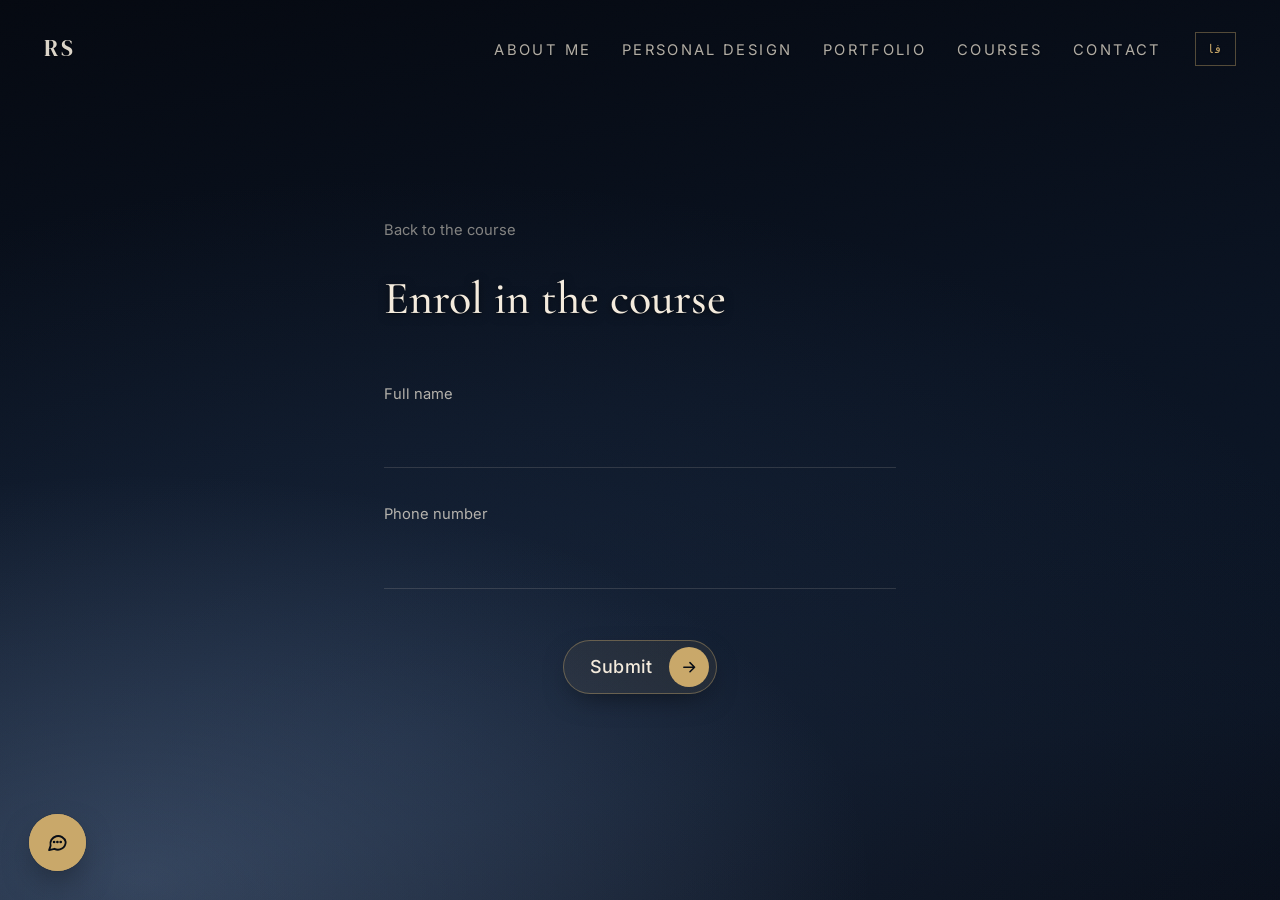
<file: en/course/register/index.html>
<!DOCTYPE html><html lang="en" dir="ltr" class="no-js"> <head><meta charset="utf-8"><meta name="viewport" content="width=device-width, initial-scale=1"><title>Enrol — ProGeriate | Rojan Sabouni</title><meta name="description" content="Enrol in the ProGeriate fashion design course."><meta name="theme-color" content="#0b1424"><meta name="color-scheme" content="dark"><link rel="icon" href="/favicon.svg" type="image/svg+xml"><meta property="og:title" content="Enrol — ProGeriate | Rojan Sabouni"><meta property="og:description" content="Enrol in the ProGeriate fashion design course."><meta property="og:type" content="website"><meta property="og:locale" content="en_US"><link rel="alternate" hreflang="fa" href="/course/register/"><link rel="alternate" hreflang="en" href="/en/course/register/"><script>
      // پیش از رنگ‌آمیزی اجرا می‌شود تا حالت بدون‌جاوااسکریپت پرشی نداشته باشد
      document.documentElement.classList.remove('no-js');
    </script><link rel="stylesheet" href="/_astro/consult.D8MBUDCA.css">
<style>.rg[data-astro-cid-hix3s73f]{display:grid;place-items:center;min-height:100vh;padding-block:clamp(6rem,14vw,9rem) var(--sp-8)}.rg__inner[data-astro-cid-hix3s73f]{width:min(100% - 2.4rem,32rem)}.rg__back[data-astro-cid-hix3s73f]{display:inline-block;margin-block-end:var(--sp-4);font-size:var(--step--1);color:var(--ivory-52)}.rg__title[data-astro-cid-hix3s73f]{margin:0 0 clamp(2rem,6vw,3.4rem);font-family:var(--font-heading);font-size:var(--step-3);color:var(--ivory);text-shadow:var(--text-lift-lg)}.rg__form[data-astro-cid-hix3s73f]{display:grid;gap:var(--sp-4)}.rg__field[data-astro-cid-hix3s73f]{display:grid;gap:.4rem;margin:0}.rg__field[data-astro-cid-hix3s73f] label[data-astro-cid-hix3s73f]{font-family:var(--font-ui);font-size:var(--step--1);color:var(--ivory-72)}.rg__field[data-astro-cid-hix3s73f] input[data-astro-cid-hix3s73f]{width:100%;padding:.7rem .1rem;background:none;border:0;border-block-end:1px solid var(--ivory-14);color:var(--ivory);font-family:inherit;font-size:var(--step-1);transition:border-color var(--dur) var(--ease)}.rg__field[data-astro-cid-hix3s73f] input[data-astro-cid-hix3s73f]:focus{outline:none;border-block-end-color:var(--gold)}.rg__field[data-astro-cid-hix3s73f] input[data-astro-cid-hix3s73f][aria-invalid=true]{border-block-end-color:var(--coral)}.rg__error[data-astro-cid-hix3s73f]{min-height:1.1em;font-size:var(--step--1);color:var(--coral)}.rg__error[data-astro-cid-hix3s73f]:empty{min-height:0}.rg__submit[data-astro-cid-hix3s73f]{justify-self:center;margin-block-start:var(--sp-3)}.rg__success[data-astro-cid-hix3s73f]{margin:0;font-family:var(--font-heading);font-size:var(--step-2);line-height:1.7;color:var(--ivory);text-shadow:var(--text-lift)}
</style></head> <body>  <div class="atmosphere" data-atmosphere aria-hidden="true"> <div class="atmosphere__layer atmosphere__layer--1"></div> <div class="atmosphere__layer atmosphere__layer--deep"></div> </div> <a class="skip-link" href="#main">Skip to main content</a> <header class="nav" data-astro-cid-dmqpwcec> <a class="nav__mark latin" href="/en/" aria-label="Rojan Sabouni" data-astro-cid-dmqpwcec>RS</a> <button class="nav__toggle" type="button" aria-expanded="false" aria-controls="nav-menu" data-astro-cid-dmqpwcec> <span class="nav__toggle-label" data-astro-cid-dmqpwcec>Menu</span> <span class="nav__toggle-bars" aria-hidden="true" data-astro-cid-dmqpwcec><i data-astro-cid-dmqpwcec></i><i data-astro-cid-dmqpwcec></i></span> </button> <nav id="nav-menu" class="nav__menu" aria-label="Menu" data-astro-cid-dmqpwcec> <ul class="nav__list" data-astro-cid-dmqpwcec> <li data-astro-cid-dmqpwcec><a class="nav__link" href="/en/#about" data-astro-cid-dmqpwcec>About Me</a></li><li data-astro-cid-dmqpwcec><a class="nav__link" href="/en/#process" data-astro-cid-dmqpwcec>Personal Design</a></li><li data-astro-cid-dmqpwcec><a class="nav__link" href="/en/#portfolio" data-astro-cid-dmqpwcec>Portfolio</a></li><li data-astro-cid-dmqpwcec><a class="nav__link" href="/en/course/" data-astro-cid-dmqpwcec>Courses</a></li><li data-astro-cid-dmqpwcec><a class="nav__link" href="/en/#contact" data-astro-cid-dmqpwcec>Contact</a></li> </ul> <a class="nav__lang" href="/course/register/" lang="fa" title="رفتن به نسخه‌ی فارسی" data-astro-cid-dmqpwcec> فا </a> </nav> </header>  <script type="module">const n=document.querySelector(".nav__toggle"),o=document.querySelector(".nav__menu");if(n&&o){const t=e=>{n.setAttribute("aria-expanded",String(e)),o.classList.toggle("is-open",e),document.querySelector(".nav")?.classList.toggle("nav--menu-open",e),document.body.style.overflow=e?"hidden":""};n.addEventListener("click",()=>{t(n.getAttribute("aria-expanded")!=="true")}),o.querySelectorAll("a").forEach(e=>{e.addEventListener("click",()=>t(!1))}),document.addEventListener("keydown",e=>{e.key==="Escape"&&t(!1)})}const c=document.querySelector(".nav"),r=document.querySelector("[data-contact]");c&&r&&"IntersectionObserver"in window&&new IntersectionObserver(([e])=>c.classList.toggle("nav--on-light",e.isIntersecting),{rootMargin:"0px 0px -92% 0px"}).observe(r);</script> <main id="main">  <article class="rg" data-astro-cid-hix3s73f> <div class="rg__inner" data-astro-cid-hix3s73f> <a class="rg__back link" href="/en/course/" data-astro-cid-hix3s73f>Back to the course</a> <h1 class="rg__title" data-astro-cid-hix3s73f>Enrol in the course</h1> <form class="rg__form" data-register-form data-messages="{&#34;name&#34;:&#34;Please enter your full name.&#34;,&#34;phone&#34;:&#34;Please enter your phone number.&#34;,&#34;phoneFormat&#34;:&#34;That phone number doesn’t look right.&#34;,&#34;success&#34;:&#34;You’re enrolled. Watch for a message from me…&#34;,&#34;intro&#34;:&#34;ProGeriate course enrolment&#34;,&#34;whatsapp&#34;:&#34;https://wa.me/989131998194&#34;}" novalidate data-astro-cid-hix3s73f> <p class="rg__field" data-astro-cid-hix3s73f> <label for="rg-name" data-astro-cid-hix3s73f>Full name</label> <input id="rg-name" name="name" type="text" autocomplete="name" required data-astro-cid-hix3s73f> <span class="rg__error" data-error-for="name" role="alert" data-astro-cid-hix3s73f></span> </p> <p class="rg__field" data-astro-cid-hix3s73f> <label for="rg-phone" data-astro-cid-hix3s73f>Phone number</label> <input id="rg-phone" name="phone" type="tel" inputmode="tel" autocomplete="tel" dir="ltr" required data-astro-cid-hix3s73f> <span class="rg__error" data-error-for="phone" role="alert" data-astro-cid-hix3s73f></span> </p> <div class="rg__submit" data-astro-cid-hix3s73f> <button class="cta" type="submit" data-astro-cid-hix3s73f="true"><span class="cta__label">Submit</span><span class="cta__icon" aria-hidden="true"><svg viewBox="0 0 24 24" fill="none"><path d="M5 12h14M13 6l6 6-6 6" stroke="currentColor" stroke-width="2" stroke-linecap="round" stroke-linejoin="round"></path></svg></span></button> </div> </form> <!-- حالت موفقیت جای فرم را می‌گیرد؛ کاربر به صفحه‌ی دیگری فرستاده نمی‌شود --> <p class="rg__success" data-register-success hidden data-astro-cid-hix3s73f>You’re enrolled. Watch for a message from me…</p> </div> </article>  <script type="module" src="/_astro/Register.astro_astro_type_script_index_0_lang.BXT_3LSj.js"></script>  </main> <div class="chat" data-chat data-locale="en"> <div class="chat__panel" id="chat-panel" role="dialog" aria-labelledby="chat-title" hidden data-chat-panel> <header class="chat__head"> <span class="chat__avatar latin" aria-hidden="true">RS</span> <div class="chat__who"> <p class="chat__title" id="chat-title">Rojan’s assistant</p> <p class="chat__status"><span class="chat__dot" aria-hidden="true"></span>Always available</p> </div> <button class="chat__icon" type="button" aria-label="New conversation" title="New conversation" data-chat-new> <svg viewBox="0 0 24 24" fill="none" aria-hidden="true"> <path d="M20 12a8 8 0 1 1-2.5-5.8M20 4v4h-4" stroke="currentColor" stroke-width="1.8" stroke-linecap="round" stroke-linejoin="round"></path> </svg> </button> <button class="chat__icon" type="button" aria-label="Close chat" data-chat-close> <svg viewBox="0 0 24 24" fill="none" aria-hidden="true"><path d="M6 6l12 12M18 6 6 18" stroke="currentColor" stroke-width="1.8" stroke-linecap="round"></path></svg> </button> </header> <!-- ── شخصیتِ متحرک، وسطِ پنل ── --> <div class="chat__stage" aria-hidden="true"> <svg class="bot" viewBox="0 0 200 200" data-bot> <defs> <linearGradient id="bot-g1" x1="0" y1="0" x2="1" y2="1"> <stop offset="0" stop-color="#e0457b"></stop><stop offset="1" stop-color="#7d5cf0"></stop> </linearGradient> <linearGradient id="bot-g2" x1="0" y1="1" x2="1" y2="0"> <stop offset="0" stop-color="#4fb3f6"></stop><stop offset="1" stop-color="#7be495"></stop> </linearGradient> <linearGradient id="bot-g3" x1="1" y1="0" x2="0" y2="1"> <stop offset="0" stop-color="#f5d547"></stop><stop offset="1" stop-color="#e0457b"></stop> </linearGradient> </defs> <g class="bot__orbits" data-bot-orbits> <ellipse class="bot__orbit" data-bot-orbit cx="100" cy="100" rx="86" ry="24" transform="rotate(-24 100 100)" stroke="url(#bot-g1)"></ellipse> <ellipse class="bot__orbit" data-bot-orbit cx="100" cy="100" rx="82" ry="30" transform="rotate(38 100 100)" stroke="url(#bot-g2)"></ellipse> <ellipse class="bot__orbit" data-bot-orbit cx="100" cy="100" rx="80" ry="20" transform="rotate(92 100 100)" stroke="url(#bot-g3)"></ellipse> </g> <path class="bot__line" data-bot-line d="M38 162C50 154 60 170 72 162S94 154 106 162"></path> <g class="bot__figure" data-bot-figure> <path class="bot__body" data-bot-body d="M38,100A62,62 0 1,1 162,100A62,62 0 1,1 38,100Z"></path> <g class="bot__pencil" data-bot-pencil> <rect class="bot__band" x="87" y="64" width="26" height="9"></rect> <path class="bot__wood" d="M87,150L100,180L113,150Z"></path> <path class="bot__lead" d="M95.5,169.5L100,180L104.5,169.5Z"></path> </g> <g data-bot-eye transform="translate(108 73) rotate(-25)"> <rect class="bot__eye" x="-5" y="-11" width="10" height="22" rx="5"></rect> </g> <g data-bot-eye transform="translate(137 66) rotate(-25)"> <rect class="bot__eye" x="-5" y="-11" width="10" height="22" rx="5"></rect> </g> </g> <g class="bot__dots"> <circle class="bot__dot" data-bot-dot cx="64" cy="100" r="11"></circle> <circle class="bot__dot" data-bot-dot cx="100" cy="100" r="11"></circle> <circle class="bot__dot" data-bot-dot cx="136" cy="100" r="11"></circle> </g> <g class="bot__sparks"> <circle class="bot__spark" data-bot-spark cx="100" cy="100" r="5"></circle><circle class="bot__spark" data-bot-spark cx="100" cy="100" r="5"></circle><circle class="bot__spark" data-bot-spark cx="100" cy="100" r="5"></circle><circle class="bot__spark" data-bot-spark cx="100" cy="100" r="5"></circle><circle class="bot__spark" data-bot-spark cx="100" cy="100" r="5"></circle><circle class="bot__spark" data-bot-spark cx="100" cy="100" r="5"></circle> </g> </svg> </div> <div class="chat__body" data-chat-log aria-live="polite"> <div class="chat__msg chat__msg--bot"><p>Hi, welcome! I’m Rojan’s site assistant. Ask me anything about Rojan, her expertise, the portfolio, the ProGeriate course, or how to reach her.</p></div> <!-- سؤال‌های پیشنهادی: با کلیک، همان سؤال پرسیده می‌شود --> <div class="chat__quick" data-chat-starters> <button class="chat__chip" type="button" data-chat-ask="Who is Rojan?">Who is Rojan?</button><button class="chat__chip" type="button" data-chat-ask="How much is the course, and how many sessions?">How much is the course, and how many sessions?</button><button class="chat__chip" type="button" data-chat-ask="Explore the portfolio">Explore the portfolio</button><button class="chat__chip" type="button" data-chat-ask="How do I commission a design?">How do I commission a design?</button> </div> </div> <form class="chat__form" data-chat-form> <label class="visually-hidden" for="chat-input">Write a message…</label> <input id="chat-input" class="chat__input" type="text" autocomplete="off" maxlength="300" placeholder="Write a message…" data-chat-input> <button class="chat__send" type="submit" aria-label="Send"> <svg viewBox="0 0 24 24" fill="none" aria-hidden="true"><path d="M5 12h14M13 6l6 6-6 6" stroke="currentColor" stroke-width="2" stroke-linecap="round" stroke-linejoin="round"></path></svg> </button> </form> </div> <button class="chat__launcher" type="button" aria-expanded="false" aria-controls="chat-panel" aria-label="Chat with the assistant" data-chat-toggle> <svg class="chat__i chat__i--chat" viewBox="0 0 24 24" fill="none" aria-hidden="true"> <path d="M20 11.5a7.5 7.5 0 0 1-10.9 6.7L4 19.5l1.4-4.3A7.5 7.5 0 1 1 20 11.5Z" stroke="currentColor" stroke-width="1.8" stroke-linejoin="round"></path> <path d="M8.8 11.6h.01M12 11.6h.01M15.2 11.6h.01" stroke="currentColor" stroke-width="2.6" stroke-linecap="round"></path> </svg> <svg class="chat__i chat__i--close" viewBox="0 0 24 24" fill="none" aria-hidden="true"> <path d="M6 6l12 12M18 6 6 18" stroke="currentColor" stroke-width="2" stroke-linecap="round"></path> </svg> </button> </div>  <script type="module" src="/_astro/ChatWidget.astro_astro_type_script_index_0_lang.BQnAsgDO.js"></script> <script type="module" src="/_astro/Base.astro_astro_type_script_index_0_lang.TJCyuUtJ.js"></script> </body> </html>
</file>
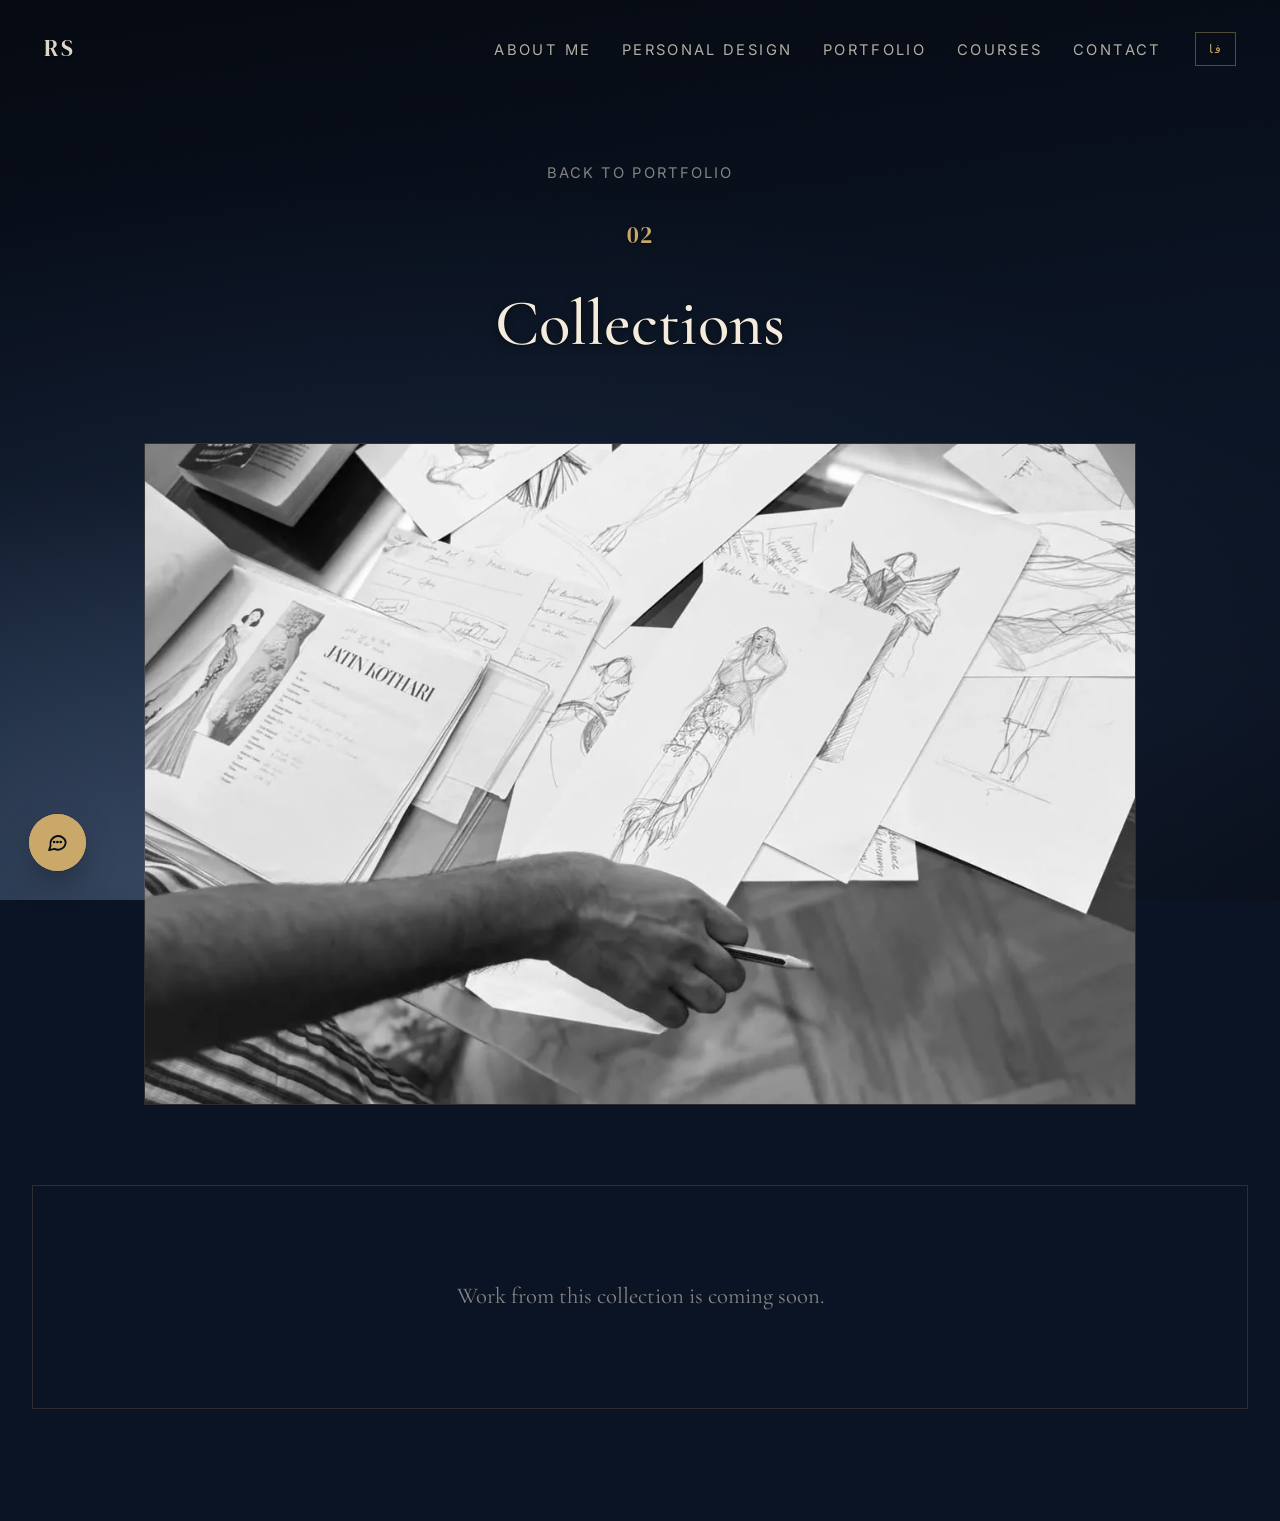
<file: en/portfolio/collections/index.html>
<!DOCTYPE html><html lang="en" dir="ltr" class="no-js"> <head><meta charset="utf-8"><meta name="viewport" content="width=device-width, initial-scale=1"><title>Collections — Rojan Sabouni — Fashion Designer</title><meta name="description" content="The personal portfolio of Rojan Sabouni, fashion designer. Hand-drawn and digital design, pattern making, garment construction, and fashion design with AI."><meta name="theme-color" content="#0b1424"><meta name="color-scheme" content="dark"><link rel="icon" href="/favicon.svg" type="image/svg+xml"><meta property="og:title" content="Collections — Rojan Sabouni — Fashion Designer"><meta property="og:description" content="The personal portfolio of Rojan Sabouni, fashion designer. Hand-drawn and digital design, pattern making, garment construction, and fashion design with AI."><meta property="og:type" content="website"><meta property="og:locale" content="en_US"><link rel="alternate" hreflang="fa" href="/portfolio/collections/"><link rel="alternate" hreflang="en" href="/en/portfolio/collections/"><script>
      // پیش از رنگ‌آمیزی اجرا می‌شود تا حالت بدون‌جاوااسکریپت پرشی نداشته باشد
      document.documentElement.classList.remove('no-js');
    </script><link rel="stylesheet" href="/_astro/consult.D8MBUDCA.css">
<style>.cat[data-astro-cid-djzykpeu]{padding-block:clamp(6rem,14vw,10rem) clamp(4rem,10vw,7rem)}.cat__head[data-astro-cid-djzykpeu]{display:grid;justify-items:center;text-align:center;gap:var(--sp-2)}.cat__back[data-astro-cid-djzykpeu]{font-size:var(--step--1);letter-spacing:.14em;text-transform:uppercase;color:var(--ivory-52);margin-block-end:var(--sp-3)}[dir=rtl] .cat__back[data-astro-cid-djzykpeu]{letter-spacing:.02em;text-transform:none;font-size:var(--step-0)}.cat__n[data-astro-cid-djzykpeu]{font-size:var(--step-1);color:var(--gold);text-shadow:var(--text-lift)}.cat__title[data-astro-cid-djzykpeu]{font-family:var(--font-heading);font-size:var(--step-4);color:var(--ivory);text-shadow:var(--text-lift-lg)}.cat__cover[data-astro-cid-djzykpeu]{margin:clamp(2.5rem,7vw,5rem) auto 0;width:min(100% - 2.4rem,62rem)}.cat__cover[data-astro-cid-djzykpeu] img[data-astro-cid-djzykpeu]{width:100%;height:auto;border:1px solid var(--gold-18)}.cat__body[data-astro-cid-djzykpeu]{margin-block-start:clamp(2.5rem,7vw,5rem)}.cat__grid[data-astro-cid-djzykpeu]{display:grid;grid-template-columns:repeat(auto-fill,minmax(min(18rem,100%),1fr));gap:clamp(1rem,2.6vw,2rem);margin:0;padding:0;list-style:none}.cat__work[data-astro-cid-djzykpeu] img[data-astro-cid-djzykpeu]{width:100%;height:auto;border:1px solid var(--gold-18)}.cat__work-title[data-astro-cid-djzykpeu]{margin:var(--sp-2) 0 0;font-family:var(--font-heading);font-size:var(--step-0);color:var(--ivory-72)}.cat__empty[data-astro-cid-djzykpeu]{display:grid;place-items:center;min-height:clamp(9rem,22vw,14rem);margin:0;border:1px solid var(--gold-18);font-family:var(--font-heading);font-size:var(--step-1);color:var(--ivory-52);text-align:center;padding:var(--sp-4)}
</style></head> <body>  <div class="atmosphere" data-atmosphere aria-hidden="true"> <div class="atmosphere__layer atmosphere__layer--1"></div> <div class="atmosphere__layer atmosphere__layer--deep"></div> </div> <a class="skip-link" href="#main">Skip to main content</a> <header class="nav" data-astro-cid-dmqpwcec> <a class="nav__mark latin" href="/en/" aria-label="Rojan Sabouni" data-astro-cid-dmqpwcec>RS</a> <button class="nav__toggle" type="button" aria-expanded="false" aria-controls="nav-menu" data-astro-cid-dmqpwcec> <span class="nav__toggle-label" data-astro-cid-dmqpwcec>Menu</span> <span class="nav__toggle-bars" aria-hidden="true" data-astro-cid-dmqpwcec><i data-astro-cid-dmqpwcec></i><i data-astro-cid-dmqpwcec></i></span> </button> <nav id="nav-menu" class="nav__menu" aria-label="Menu" data-astro-cid-dmqpwcec> <ul class="nav__list" data-astro-cid-dmqpwcec> <li data-astro-cid-dmqpwcec><a class="nav__link" href="/en/#about" data-astro-cid-dmqpwcec>About Me</a></li><li data-astro-cid-dmqpwcec><a class="nav__link" href="/en/#process" data-astro-cid-dmqpwcec>Personal Design</a></li><li data-astro-cid-dmqpwcec><a class="nav__link" href="/en/#portfolio" data-astro-cid-dmqpwcec>Portfolio</a></li><li data-astro-cid-dmqpwcec><a class="nav__link" href="/en/course/" data-astro-cid-dmqpwcec>Courses</a></li><li data-astro-cid-dmqpwcec><a class="nav__link" href="/en/#contact" data-astro-cid-dmqpwcec>Contact</a></li> </ul> <a class="nav__lang" href="/portfolio/collections/" lang="fa" title="رفتن به نسخه‌ی فارسی" data-astro-cid-dmqpwcec> فا </a> </nav> </header>  <script type="module">const n=document.querySelector(".nav__toggle"),o=document.querySelector(".nav__menu");if(n&&o){const t=e=>{n.setAttribute("aria-expanded",String(e)),o.classList.toggle("is-open",e),document.querySelector(".nav")?.classList.toggle("nav--menu-open",e),document.body.style.overflow=e?"hidden":""};n.addEventListener("click",()=>{t(n.getAttribute("aria-expanded")!=="true")}),o.querySelectorAll("a").forEach(e=>{e.addEventListener("click",()=>t(!1))}),document.addEventListener("keydown",e=>{e.key==="Escape"&&t(!1)})}const c=document.querySelector(".nav"),r=document.querySelector("[data-contact]");c&&r&&"IntersectionObserver"in window&&new IntersectionObserver(([e])=>c.classList.toggle("nav--on-light",e.isIntersecting),{rootMargin:"0px 0px -92% 0px"}).observe(r);</script> <main id="main">  <article class="cat" data-astro-cid-djzykpeu> <header class="cat__head shell" data-astro-cid-djzykpeu> <a class="cat__back link" href="/en/#portfolio" data-astro-cid-djzykpeu>Back to portfolio</a> <p class="cat__n num" data-astro-cid-djzykpeu>02</p> <h1 class="cat__title" data-astro-cid-djzykpeu>Collections</h1> </header> <figure class="cat__cover" data-astro-cid-djzykpeu> <img src="/images/portfolio/collections-cover.webp" alt="A desk covered in scattered pencil garment sketches beside a sketchbook" width="1200" height="1500" fetchpriority="high" decoding="async" data-astro-cid-djzykpeu> </figure> <section class="cat__body shell" data-astro-cid-djzykpeu> <p class="cat__empty" data-astro-cid-djzykpeu>Work from this collection is coming soon.</p> </section> </article>   </main> <div class="chat" data-chat data-locale="en"> <div class="chat__panel" id="chat-panel" role="dialog" aria-labelledby="chat-title" hidden data-chat-panel> <header class="chat__head"> <span class="chat__avatar latin" aria-hidden="true">RS</span> <div class="chat__who"> <p class="chat__title" id="chat-title">Rojan’s assistant</p> <p class="chat__status"><span class="chat__dot" aria-hidden="true"></span>Always available</p> </div> <button class="chat__icon" type="button" aria-label="New conversation" title="New conversation" data-chat-new> <svg viewBox="0 0 24 24" fill="none" aria-hidden="true"> <path d="M20 12a8 8 0 1 1-2.5-5.8M20 4v4h-4" stroke="currentColor" stroke-width="1.8" stroke-linecap="round" stroke-linejoin="round"></path> </svg> </button> <button class="chat__icon" type="button" aria-label="Close chat" data-chat-close> <svg viewBox="0 0 24 24" fill="none" aria-hidden="true"><path d="M6 6l12 12M18 6 6 18" stroke="currentColor" stroke-width="1.8" stroke-linecap="round"></path></svg> </button> </header> <!-- ── شخصیتِ متحرک، وسطِ پنل ── --> <div class="chat__stage" aria-hidden="true"> <svg class="bot" viewBox="0 0 200 200" data-bot> <defs> <linearGradient id="bot-g1" x1="0" y1="0" x2="1" y2="1"> <stop offset="0" stop-color="#e0457b"></stop><stop offset="1" stop-color="#7d5cf0"></stop> </linearGradient> <linearGradient id="bot-g2" x1="0" y1="1" x2="1" y2="0"> <stop offset="0" stop-color="#4fb3f6"></stop><stop offset="1" stop-color="#7be495"></stop> </linearGradient> <linearGradient id="bot-g3" x1="1" y1="0" x2="0" y2="1"> <stop offset="0" stop-color="#f5d547"></stop><stop offset="1" stop-color="#e0457b"></stop> </linearGradient> </defs> <g class="bot__orbits" data-bot-orbits> <ellipse class="bot__orbit" data-bot-orbit cx="100" cy="100" rx="86" ry="24" transform="rotate(-24 100 100)" stroke="url(#bot-g1)"></ellipse> <ellipse class="bot__orbit" data-bot-orbit cx="100" cy="100" rx="82" ry="30" transform="rotate(38 100 100)" stroke="url(#bot-g2)"></ellipse> <ellipse class="bot__orbit" data-bot-orbit cx="100" cy="100" rx="80" ry="20" transform="rotate(92 100 100)" stroke="url(#bot-g3)"></ellipse> </g> <path class="bot__line" data-bot-line d="M38 162C50 154 60 170 72 162S94 154 106 162"></path> <g class="bot__figure" data-bot-figure> <path class="bot__body" data-bot-body d="M38,100A62,62 0 1,1 162,100A62,62 0 1,1 38,100Z"></path> <g class="bot__pencil" data-bot-pencil> <rect class="bot__band" x="87" y="64" width="26" height="9"></rect> <path class="bot__wood" d="M87,150L100,180L113,150Z"></path> <path class="bot__lead" d="M95.5,169.5L100,180L104.5,169.5Z"></path> </g> <g data-bot-eye transform="translate(108 73) rotate(-25)"> <rect class="bot__eye" x="-5" y="-11" width="10" height="22" rx="5"></rect> </g> <g data-bot-eye transform="translate(137 66) rotate(-25)"> <rect class="bot__eye" x="-5" y="-11" width="10" height="22" rx="5"></rect> </g> </g> <g class="bot__dots"> <circle class="bot__dot" data-bot-dot cx="64" cy="100" r="11"></circle> <circle class="bot__dot" data-bot-dot cx="100" cy="100" r="11"></circle> <circle class="bot__dot" data-bot-dot cx="136" cy="100" r="11"></circle> </g> <g class="bot__sparks"> <circle class="bot__spark" data-bot-spark cx="100" cy="100" r="5"></circle><circle class="bot__spark" data-bot-spark cx="100" cy="100" r="5"></circle><circle class="bot__spark" data-bot-spark cx="100" cy="100" r="5"></circle><circle class="bot__spark" data-bot-spark cx="100" cy="100" r="5"></circle><circle class="bot__spark" data-bot-spark cx="100" cy="100" r="5"></circle><circle class="bot__spark" data-bot-spark cx="100" cy="100" r="5"></circle> </g> </svg> </div> <div class="chat__body" data-chat-log aria-live="polite"> <div class="chat__msg chat__msg--bot"><p>Hi, welcome! I’m Rojan’s site assistant. Ask me anything about Rojan, her expertise, the portfolio, the ProGeriate course, or how to reach her.</p></div> <!-- سؤال‌های پیشنهادی: با کلیک، همان سؤال پرسیده می‌شود --> <div class="chat__quick" data-chat-starters> <button class="chat__chip" type="button" data-chat-ask="Who is Rojan?">Who is Rojan?</button><button class="chat__chip" type="button" data-chat-ask="How much is the course, and how many sessions?">How much is the course, and how many sessions?</button><button class="chat__chip" type="button" data-chat-ask="Explore the portfolio">Explore the portfolio</button><button class="chat__chip" type="button" data-chat-ask="How do I commission a design?">How do I commission a design?</button> </div> </div> <form class="chat__form" data-chat-form> <label class="visually-hidden" for="chat-input">Write a message…</label> <input id="chat-input" class="chat__input" type="text" autocomplete="off" maxlength="300" placeholder="Write a message…" data-chat-input> <button class="chat__send" type="submit" aria-label="Send"> <svg viewBox="0 0 24 24" fill="none" aria-hidden="true"><path d="M5 12h14M13 6l6 6-6 6" stroke="currentColor" stroke-width="2" stroke-linecap="round" stroke-linejoin="round"></path></svg> </button> </form> </div> <button class="chat__launcher" type="button" aria-expanded="false" aria-controls="chat-panel" aria-label="Chat with the assistant" data-chat-toggle> <svg class="chat__i chat__i--chat" viewBox="0 0 24 24" fill="none" aria-hidden="true"> <path d="M20 11.5a7.5 7.5 0 0 1-10.9 6.7L4 19.5l1.4-4.3A7.5 7.5 0 1 1 20 11.5Z" stroke="currentColor" stroke-width="1.8" stroke-linejoin="round"></path> <path d="M8.8 11.6h.01M12 11.6h.01M15.2 11.6h.01" stroke="currentColor" stroke-width="2.6" stroke-linecap="round"></path> </svg> <svg class="chat__i chat__i--close" viewBox="0 0 24 24" fill="none" aria-hidden="true"> <path d="M6 6l12 12M18 6 6 18" stroke="currentColor" stroke-width="2" stroke-linecap="round"></path> </svg> </button> </div>  <script type="module" src="/_astro/ChatWidget.astro_astro_type_script_index_0_lang.BQnAsgDO.js"></script> <script type="module" src="/_astro/Base.astro_astro_type_script_index_0_lang.TJCyuUtJ.js"></script> </body> </html>
</file>
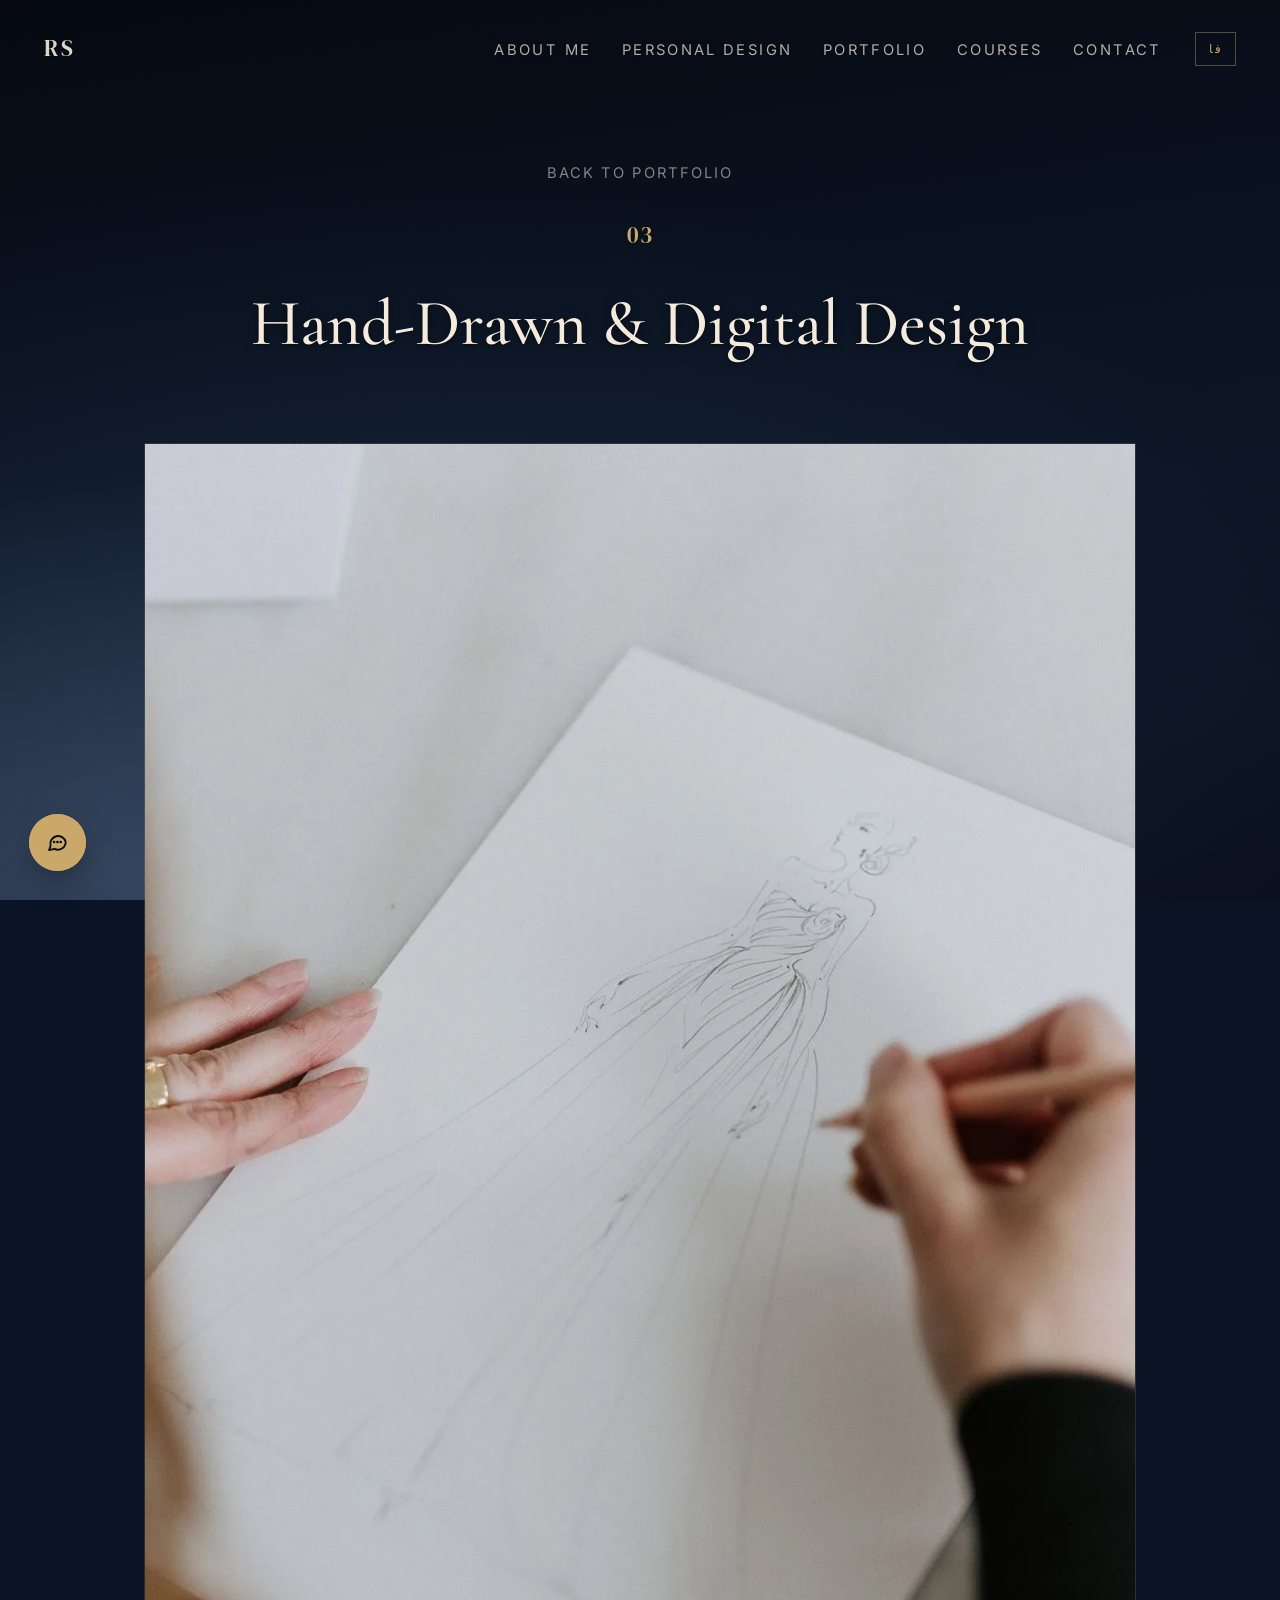
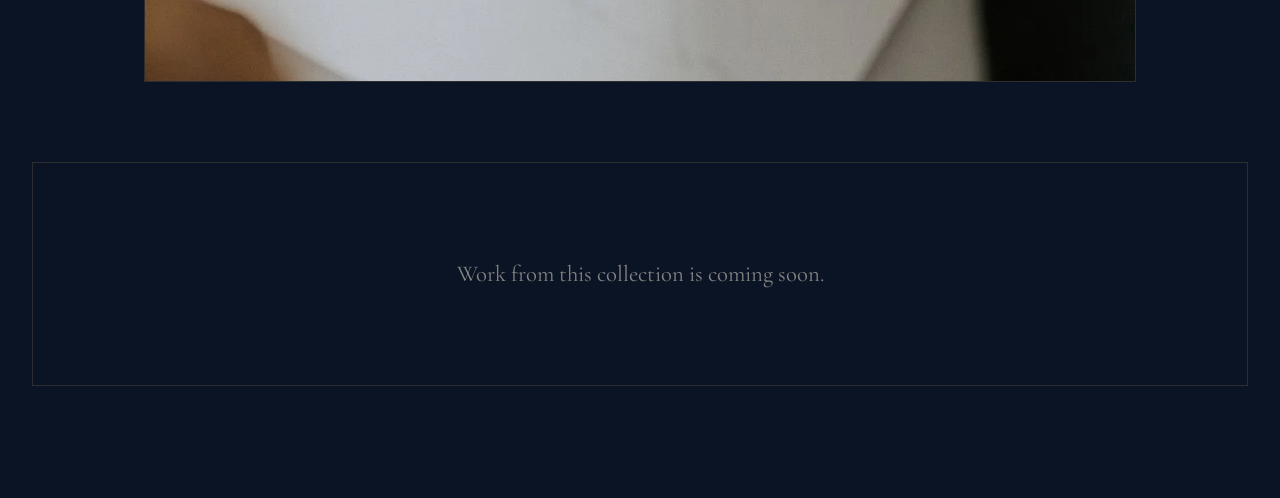
<file: en/portfolio/hand-digital/index.html>
<!DOCTYPE html><html lang="en" dir="ltr" class="no-js"> <head><meta charset="utf-8"><meta name="viewport" content="width=device-width, initial-scale=1"><title>Hand-Drawn &amp; Digital Design — Rojan Sabouni — Fashion Designer</title><meta name="description" content="The personal portfolio of Rojan Sabouni, fashion designer. Hand-drawn and digital design, pattern making, garment construction, and fashion design with AI."><meta name="theme-color" content="#0b1424"><meta name="color-scheme" content="dark"><link rel="icon" href="/favicon.svg" type="image/svg+xml"><meta property="og:title" content="Hand-Drawn &#38; Digital Design — Rojan Sabouni — Fashion Designer"><meta property="og:description" content="The personal portfolio of Rojan Sabouni, fashion designer. Hand-drawn and digital design, pattern making, garment construction, and fashion design with AI."><meta property="og:type" content="website"><meta property="og:locale" content="en_US"><link rel="alternate" hreflang="fa" href="/portfolio/hand-digital/"><link rel="alternate" hreflang="en" href="/en/portfolio/hand-digital/"><script>
      // پیش از رنگ‌آمیزی اجرا می‌شود تا حالت بدون‌جاوااسکریپت پرشی نداشته باشد
      document.documentElement.classList.remove('no-js');
    </script><link rel="stylesheet" href="/_astro/consult.D8MBUDCA.css">
<style>.cat[data-astro-cid-djzykpeu]{padding-block:clamp(6rem,14vw,10rem) clamp(4rem,10vw,7rem)}.cat__head[data-astro-cid-djzykpeu]{display:grid;justify-items:center;text-align:center;gap:var(--sp-2)}.cat__back[data-astro-cid-djzykpeu]{font-size:var(--step--1);letter-spacing:.14em;text-transform:uppercase;color:var(--ivory-52);margin-block-end:var(--sp-3)}[dir=rtl] .cat__back[data-astro-cid-djzykpeu]{letter-spacing:.02em;text-transform:none;font-size:var(--step-0)}.cat__n[data-astro-cid-djzykpeu]{font-size:var(--step-1);color:var(--gold);text-shadow:var(--text-lift)}.cat__title[data-astro-cid-djzykpeu]{font-family:var(--font-heading);font-size:var(--step-4);color:var(--ivory);text-shadow:var(--text-lift-lg)}.cat__cover[data-astro-cid-djzykpeu]{margin:clamp(2.5rem,7vw,5rem) auto 0;width:min(100% - 2.4rem,62rem)}.cat__cover[data-astro-cid-djzykpeu] img[data-astro-cid-djzykpeu]{width:100%;height:auto;border:1px solid var(--gold-18)}.cat__body[data-astro-cid-djzykpeu]{margin-block-start:clamp(2.5rem,7vw,5rem)}.cat__grid[data-astro-cid-djzykpeu]{display:grid;grid-template-columns:repeat(auto-fill,minmax(min(18rem,100%),1fr));gap:clamp(1rem,2.6vw,2rem);margin:0;padding:0;list-style:none}.cat__work[data-astro-cid-djzykpeu] img[data-astro-cid-djzykpeu]{width:100%;height:auto;border:1px solid var(--gold-18)}.cat__work-title[data-astro-cid-djzykpeu]{margin:var(--sp-2) 0 0;font-family:var(--font-heading);font-size:var(--step-0);color:var(--ivory-72)}.cat__empty[data-astro-cid-djzykpeu]{display:grid;place-items:center;min-height:clamp(9rem,22vw,14rem);margin:0;border:1px solid var(--gold-18);font-family:var(--font-heading);font-size:var(--step-1);color:var(--ivory-52);text-align:center;padding:var(--sp-4)}
</style></head> <body>  <div class="atmosphere" data-atmosphere aria-hidden="true"> <div class="atmosphere__layer atmosphere__layer--1"></div> <div class="atmosphere__layer atmosphere__layer--deep"></div> </div> <a class="skip-link" href="#main">Skip to main content</a> <header class="nav" data-astro-cid-dmqpwcec> <a class="nav__mark latin" href="/en/" aria-label="Rojan Sabouni" data-astro-cid-dmqpwcec>RS</a> <button class="nav__toggle" type="button" aria-expanded="false" aria-controls="nav-menu" data-astro-cid-dmqpwcec> <span class="nav__toggle-label" data-astro-cid-dmqpwcec>Menu</span> <span class="nav__toggle-bars" aria-hidden="true" data-astro-cid-dmqpwcec><i data-astro-cid-dmqpwcec></i><i data-astro-cid-dmqpwcec></i></span> </button> <nav id="nav-menu" class="nav__menu" aria-label="Menu" data-astro-cid-dmqpwcec> <ul class="nav__list" data-astro-cid-dmqpwcec> <li data-astro-cid-dmqpwcec><a class="nav__link" href="/en/#about" data-astro-cid-dmqpwcec>About Me</a></li><li data-astro-cid-dmqpwcec><a class="nav__link" href="/en/#process" data-astro-cid-dmqpwcec>Personal Design</a></li><li data-astro-cid-dmqpwcec><a class="nav__link" href="/en/#portfolio" data-astro-cid-dmqpwcec>Portfolio</a></li><li data-astro-cid-dmqpwcec><a class="nav__link" href="/en/course/" data-astro-cid-dmqpwcec>Courses</a></li><li data-astro-cid-dmqpwcec><a class="nav__link" href="/en/#contact" data-astro-cid-dmqpwcec>Contact</a></li> </ul> <a class="nav__lang" href="/portfolio/hand-digital/" lang="fa" title="رفتن به نسخه‌ی فارسی" data-astro-cid-dmqpwcec> فا </a> </nav> </header>  <script type="module">const n=document.querySelector(".nav__toggle"),o=document.querySelector(".nav__menu");if(n&&o){const t=e=>{n.setAttribute("aria-expanded",String(e)),o.classList.toggle("is-open",e),document.querySelector(".nav")?.classList.toggle("nav--menu-open",e),document.body.style.overflow=e?"hidden":""};n.addEventListener("click",()=>{t(n.getAttribute("aria-expanded")!=="true")}),o.querySelectorAll("a").forEach(e=>{e.addEventListener("click",()=>t(!1))}),document.addEventListener("keydown",e=>{e.key==="Escape"&&t(!1)})}const c=document.querySelector(".nav"),r=document.querySelector("[data-contact]");c&&r&&"IntersectionObserver"in window&&new IntersectionObserver(([e])=>c.classList.toggle("nav--on-light",e.isIntersecting),{rootMargin:"0px 0px -92% 0px"}).observe(r);</script> <main id="main">  <article class="cat" data-astro-cid-djzykpeu> <header class="cat__head shell" data-astro-cid-djzykpeu> <a class="cat__back link" href="/en/#portfolio" data-astro-cid-djzykpeu>Back to portfolio</a> <p class="cat__n num" data-astro-cid-djzykpeu>03</p> <h1 class="cat__title" data-astro-cid-djzykpeu>Hand-Drawn &amp; Digital Design</h1> </header> <figure class="cat__cover" data-astro-cid-djzykpeu> <img src="/images/portfolio/hand-digital-cover.webp" alt="A close-up of a hand drawing a long gown in pencil on white paper" width="1200" height="1500" fetchpriority="high" decoding="async" data-astro-cid-djzykpeu> </figure> <section class="cat__body shell" data-astro-cid-djzykpeu> <p class="cat__empty" data-astro-cid-djzykpeu>Work from this collection is coming soon.</p> </section> </article>   </main> <div class="chat" data-chat data-locale="en"> <div class="chat__panel" id="chat-panel" role="dialog" aria-labelledby="chat-title" hidden data-chat-panel> <header class="chat__head"> <span class="chat__avatar latin" aria-hidden="true">RS</span> <div class="chat__who"> <p class="chat__title" id="chat-title">Rojan’s assistant</p> <p class="chat__status"><span class="chat__dot" aria-hidden="true"></span>Always available</p> </div> <button class="chat__icon" type="button" aria-label="New conversation" title="New conversation" data-chat-new> <svg viewBox="0 0 24 24" fill="none" aria-hidden="true"> <path d="M20 12a8 8 0 1 1-2.5-5.8M20 4v4h-4" stroke="currentColor" stroke-width="1.8" stroke-linecap="round" stroke-linejoin="round"></path> </svg> </button> <button class="chat__icon" type="button" aria-label="Close chat" data-chat-close> <svg viewBox="0 0 24 24" fill="none" aria-hidden="true"><path d="M6 6l12 12M18 6 6 18" stroke="currentColor" stroke-width="1.8" stroke-linecap="round"></path></svg> </button> </header> <!-- ── شخصیتِ متحرک، وسطِ پنل ── --> <div class="chat__stage" aria-hidden="true"> <svg class="bot" viewBox="0 0 200 200" data-bot> <defs> <linearGradient id="bot-g1" x1="0" y1="0" x2="1" y2="1"> <stop offset="0" stop-color="#e0457b"></stop><stop offset="1" stop-color="#7d5cf0"></stop> </linearGradient> <linearGradient id="bot-g2" x1="0" y1="1" x2="1" y2="0"> <stop offset="0" stop-color="#4fb3f6"></stop><stop offset="1" stop-color="#7be495"></stop> </linearGradient> <linearGradient id="bot-g3" x1="1" y1="0" x2="0" y2="1"> <stop offset="0" stop-color="#f5d547"></stop><stop offset="1" stop-color="#e0457b"></stop> </linearGradient> </defs> <g class="bot__orbits" data-bot-orbits> <ellipse class="bot__orbit" data-bot-orbit cx="100" cy="100" rx="86" ry="24" transform="rotate(-24 100 100)" stroke="url(#bot-g1)"></ellipse> <ellipse class="bot__orbit" data-bot-orbit cx="100" cy="100" rx="82" ry="30" transform="rotate(38 100 100)" stroke="url(#bot-g2)"></ellipse> <ellipse class="bot__orbit" data-bot-orbit cx="100" cy="100" rx="80" ry="20" transform="rotate(92 100 100)" stroke="url(#bot-g3)"></ellipse> </g> <path class="bot__line" data-bot-line d="M38 162C50 154 60 170 72 162S94 154 106 162"></path> <g class="bot__figure" data-bot-figure> <path class="bot__body" data-bot-body d="M38,100A62,62 0 1,1 162,100A62,62 0 1,1 38,100Z"></path> <g class="bot__pencil" data-bot-pencil> <rect class="bot__band" x="87" y="64" width="26" height="9"></rect> <path class="bot__wood" d="M87,150L100,180L113,150Z"></path> <path class="bot__lead" d="M95.5,169.5L100,180L104.5,169.5Z"></path> </g> <g data-bot-eye transform="translate(108 73) rotate(-25)"> <rect class="bot__eye" x="-5" y="-11" width="10" height="22" rx="5"></rect> </g> <g data-bot-eye transform="translate(137 66) rotate(-25)"> <rect class="bot__eye" x="-5" y="-11" width="10" height="22" rx="5"></rect> </g> </g> <g class="bot__dots"> <circle class="bot__dot" data-bot-dot cx="64" cy="100" r="11"></circle> <circle class="bot__dot" data-bot-dot cx="100" cy="100" r="11"></circle> <circle class="bot__dot" data-bot-dot cx="136" cy="100" r="11"></circle> </g> <g class="bot__sparks"> <circle class="bot__spark" data-bot-spark cx="100" cy="100" r="5"></circle><circle class="bot__spark" data-bot-spark cx="100" cy="100" r="5"></circle><circle class="bot__spark" data-bot-spark cx="100" cy="100" r="5"></circle><circle class="bot__spark" data-bot-spark cx="100" cy="100" r="5"></circle><circle class="bot__spark" data-bot-spark cx="100" cy="100" r="5"></circle><circle class="bot__spark" data-bot-spark cx="100" cy="100" r="5"></circle> </g> </svg> </div> <div class="chat__body" data-chat-log aria-live="polite"> <div class="chat__msg chat__msg--bot"><p>Hi, welcome! I’m Rojan’s site assistant. Ask me anything about Rojan, her expertise, the portfolio, the ProGeriate course, or how to reach her.</p></div> <!-- سؤال‌های پیشنهادی: با کلیک، همان سؤال پرسیده می‌شود --> <div class="chat__quick" data-chat-starters> <button class="chat__chip" type="button" data-chat-ask="Who is Rojan?">Who is Rojan?</button><button class="chat__chip" type="button" data-chat-ask="How much is the course, and how many sessions?">How much is the course, and how many sessions?</button><button class="chat__chip" type="button" data-chat-ask="Explore the portfolio">Explore the portfolio</button><button class="chat__chip" type="button" data-chat-ask="How do I commission a design?">How do I commission a design?</button> </div> </div> <form class="chat__form" data-chat-form> <label class="visually-hidden" for="chat-input">Write a message…</label> <input id="chat-input" class="chat__input" type="text" autocomplete="off" maxlength="300" placeholder="Write a message…" data-chat-input> <button class="chat__send" type="submit" aria-label="Send"> <svg viewBox="0 0 24 24" fill="none" aria-hidden="true"><path d="M5 12h14M13 6l6 6-6 6" stroke="currentColor" stroke-width="2" stroke-linecap="round" stroke-linejoin="round"></path></svg> </button> </form> </div> <button class="chat__launcher" type="button" aria-expanded="false" aria-controls="chat-panel" aria-label="Chat with the assistant" data-chat-toggle> <svg class="chat__i chat__i--chat" viewBox="0 0 24 24" fill="none" aria-hidden="true"> <path d="M20 11.5a7.5 7.5 0 0 1-10.9 6.7L4 19.5l1.4-4.3A7.5 7.5 0 1 1 20 11.5Z" stroke="currentColor" stroke-width="1.8" stroke-linejoin="round"></path> <path d="M8.8 11.6h.01M12 11.6h.01M15.2 11.6h.01" stroke="currentColor" stroke-width="2.6" stroke-linecap="round"></path> </svg> <svg class="chat__i chat__i--close" viewBox="0 0 24 24" fill="none" aria-hidden="true"> <path d="M6 6l12 12M18 6 6 18" stroke="currentColor" stroke-width="2" stroke-linecap="round"></path> </svg> </button> </div>  <script type="module" src="/_astro/ChatWidget.astro_astro_type_script_index_0_lang.BQnAsgDO.js"></script> <script type="module" src="/_astro/Base.astro_astro_type_script_index_0_lang.TJCyuUtJ.js"></script> </body> </html>
</file>
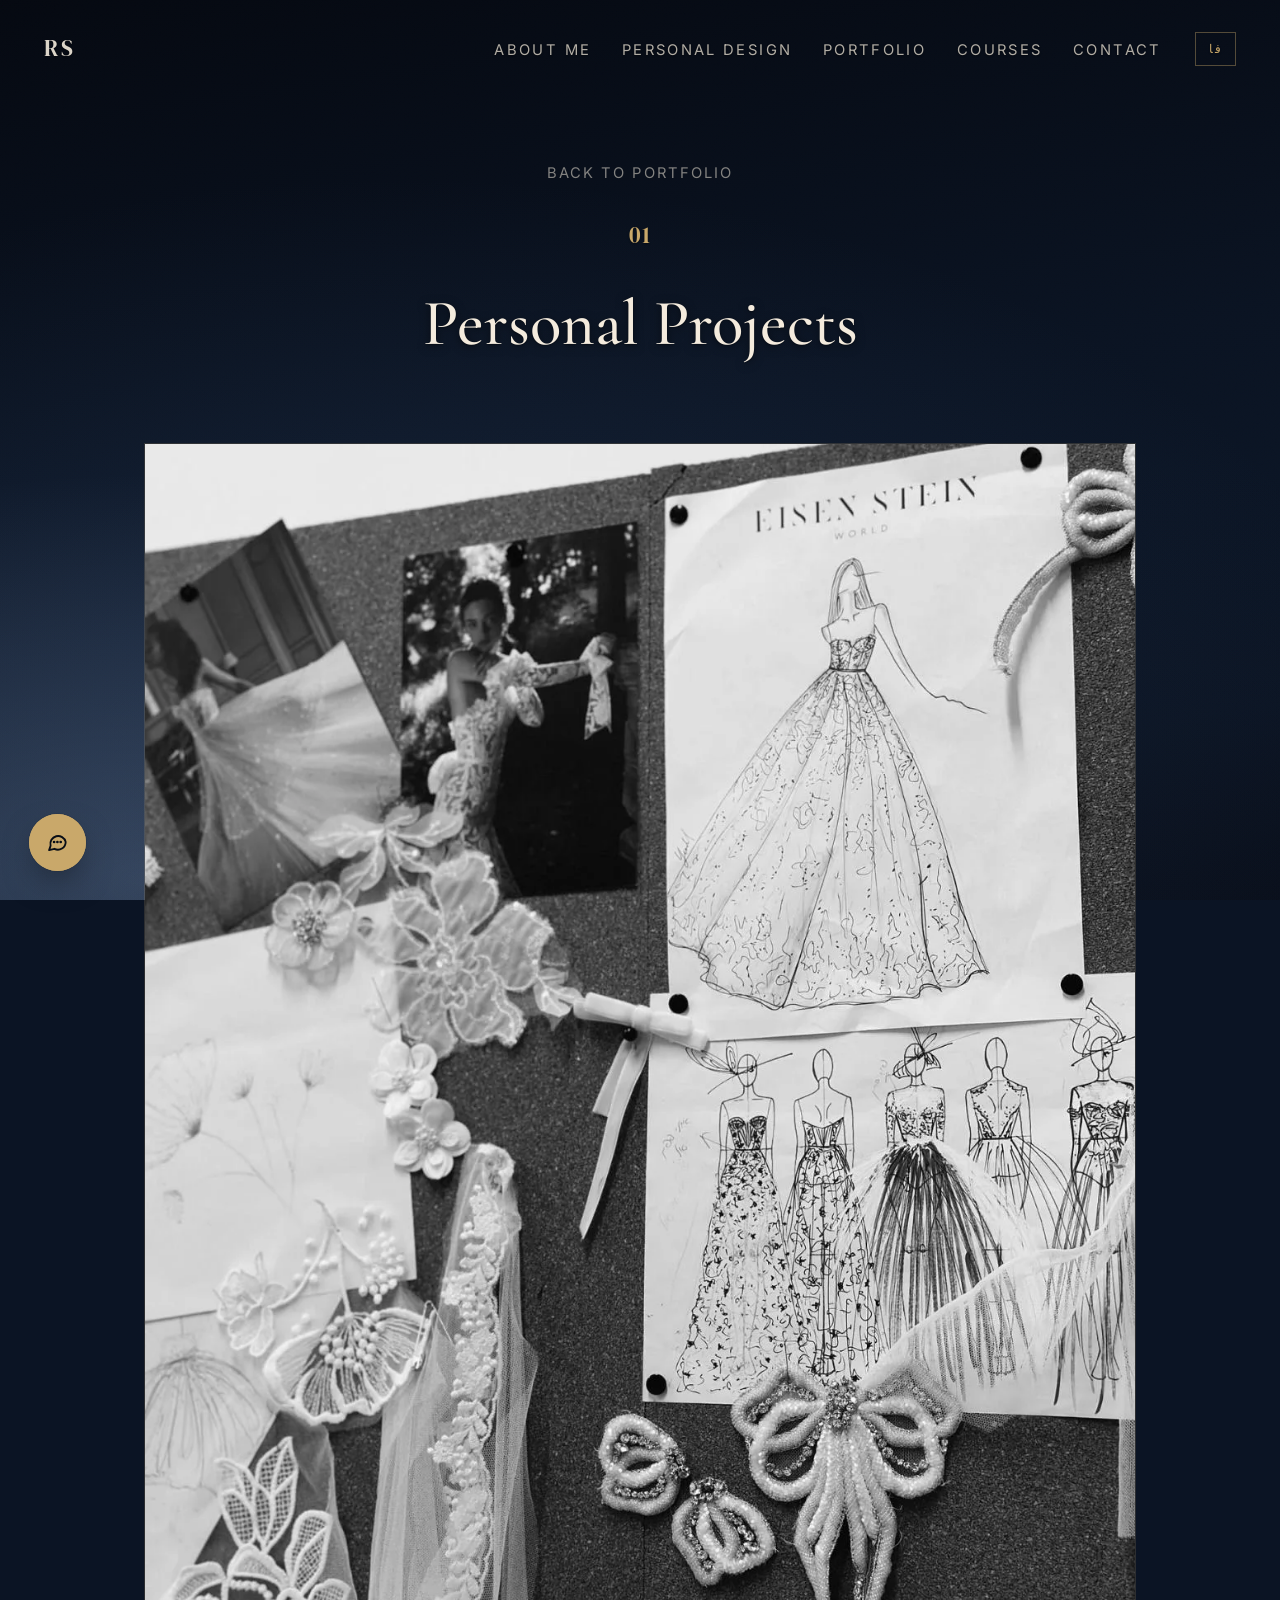
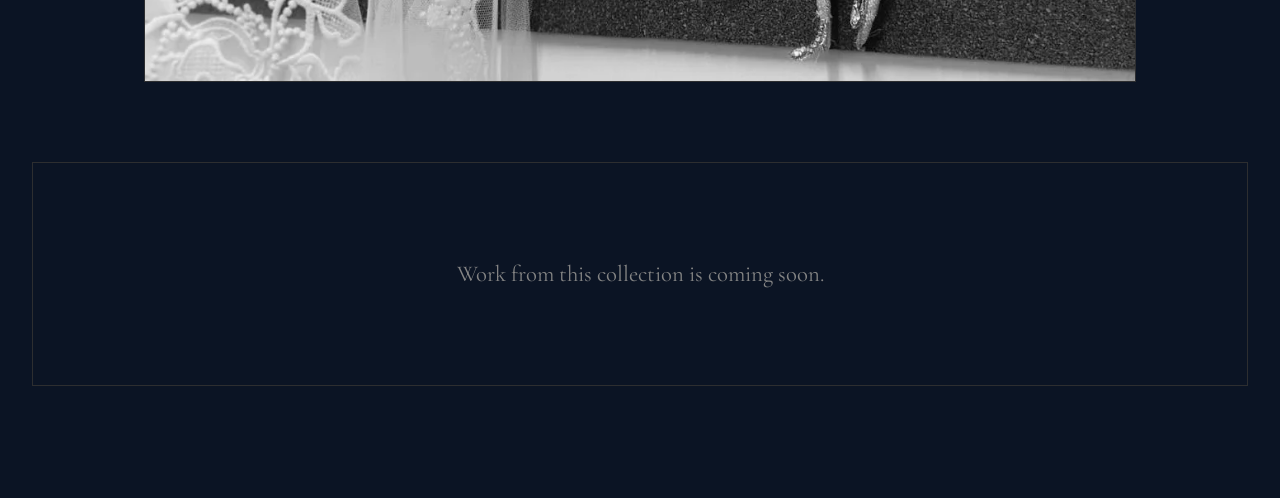
<file: en/portfolio/personal-projects/index.html>
<!DOCTYPE html><html lang="en" dir="ltr" class="no-js"> <head><meta charset="utf-8"><meta name="viewport" content="width=device-width, initial-scale=1"><title>Personal Projects — Rojan Sabouni — Fashion Designer</title><meta name="description" content="The personal portfolio of Rojan Sabouni, fashion designer. Hand-drawn and digital design, pattern making, garment construction, and fashion design with AI."><meta name="theme-color" content="#0b1424"><meta name="color-scheme" content="dark"><link rel="icon" href="/favicon.svg" type="image/svg+xml"><meta property="og:title" content="Personal Projects — Rojan Sabouni — Fashion Designer"><meta property="og:description" content="The personal portfolio of Rojan Sabouni, fashion designer. Hand-drawn and digital design, pattern making, garment construction, and fashion design with AI."><meta property="og:type" content="website"><meta property="og:locale" content="en_US"><link rel="alternate" hreflang="fa" href="/portfolio/personal-projects/"><link rel="alternate" hreflang="en" href="/en/portfolio/personal-projects/"><script>
      // پیش از رنگ‌آمیزی اجرا می‌شود تا حالت بدون‌جاوااسکریپت پرشی نداشته باشد
      document.documentElement.classList.remove('no-js');
    </script><link rel="stylesheet" href="/_astro/consult.D8MBUDCA.css">
<style>.cat[data-astro-cid-djzykpeu]{padding-block:clamp(6rem,14vw,10rem) clamp(4rem,10vw,7rem)}.cat__head[data-astro-cid-djzykpeu]{display:grid;justify-items:center;text-align:center;gap:var(--sp-2)}.cat__back[data-astro-cid-djzykpeu]{font-size:var(--step--1);letter-spacing:.14em;text-transform:uppercase;color:var(--ivory-52);margin-block-end:var(--sp-3)}[dir=rtl] .cat__back[data-astro-cid-djzykpeu]{letter-spacing:.02em;text-transform:none;font-size:var(--step-0)}.cat__n[data-astro-cid-djzykpeu]{font-size:var(--step-1);color:var(--gold);text-shadow:var(--text-lift)}.cat__title[data-astro-cid-djzykpeu]{font-family:var(--font-heading);font-size:var(--step-4);color:var(--ivory);text-shadow:var(--text-lift-lg)}.cat__cover[data-astro-cid-djzykpeu]{margin:clamp(2.5rem,7vw,5rem) auto 0;width:min(100% - 2.4rem,62rem)}.cat__cover[data-astro-cid-djzykpeu] img[data-astro-cid-djzykpeu]{width:100%;height:auto;border:1px solid var(--gold-18)}.cat__body[data-astro-cid-djzykpeu]{margin-block-start:clamp(2.5rem,7vw,5rem)}.cat__grid[data-astro-cid-djzykpeu]{display:grid;grid-template-columns:repeat(auto-fill,minmax(min(18rem,100%),1fr));gap:clamp(1rem,2.6vw,2rem);margin:0;padding:0;list-style:none}.cat__work[data-astro-cid-djzykpeu] img[data-astro-cid-djzykpeu]{width:100%;height:auto;border:1px solid var(--gold-18)}.cat__work-title[data-astro-cid-djzykpeu]{margin:var(--sp-2) 0 0;font-family:var(--font-heading);font-size:var(--step-0);color:var(--ivory-72)}.cat__empty[data-astro-cid-djzykpeu]{display:grid;place-items:center;min-height:clamp(9rem,22vw,14rem);margin:0;border:1px solid var(--gold-18);font-family:var(--font-heading);font-size:var(--step-1);color:var(--ivory-52);text-align:center;padding:var(--sp-4)}
</style></head> <body>  <div class="atmosphere" data-atmosphere aria-hidden="true"> <div class="atmosphere__layer atmosphere__layer--1"></div> <div class="atmosphere__layer atmosphere__layer--deep"></div> </div> <a class="skip-link" href="#main">Skip to main content</a> <header class="nav" data-astro-cid-dmqpwcec> <a class="nav__mark latin" href="/en/" aria-label="Rojan Sabouni" data-astro-cid-dmqpwcec>RS</a> <button class="nav__toggle" type="button" aria-expanded="false" aria-controls="nav-menu" data-astro-cid-dmqpwcec> <span class="nav__toggle-label" data-astro-cid-dmqpwcec>Menu</span> <span class="nav__toggle-bars" aria-hidden="true" data-astro-cid-dmqpwcec><i data-astro-cid-dmqpwcec></i><i data-astro-cid-dmqpwcec></i></span> </button> <nav id="nav-menu" class="nav__menu" aria-label="Menu" data-astro-cid-dmqpwcec> <ul class="nav__list" data-astro-cid-dmqpwcec> <li data-astro-cid-dmqpwcec><a class="nav__link" href="/en/#about" data-astro-cid-dmqpwcec>About Me</a></li><li data-astro-cid-dmqpwcec><a class="nav__link" href="/en/#process" data-astro-cid-dmqpwcec>Personal Design</a></li><li data-astro-cid-dmqpwcec><a class="nav__link" href="/en/#portfolio" data-astro-cid-dmqpwcec>Portfolio</a></li><li data-astro-cid-dmqpwcec><a class="nav__link" href="/en/course/" data-astro-cid-dmqpwcec>Courses</a></li><li data-astro-cid-dmqpwcec><a class="nav__link" href="/en/#contact" data-astro-cid-dmqpwcec>Contact</a></li> </ul> <a class="nav__lang" href="/portfolio/personal-projects/" lang="fa" title="رفتن به نسخه‌ی فارسی" data-astro-cid-dmqpwcec> فا </a> </nav> </header>  <script type="module">const n=document.querySelector(".nav__toggle"),o=document.querySelector(".nav__menu");if(n&&o){const t=e=>{n.setAttribute("aria-expanded",String(e)),o.classList.toggle("is-open",e),document.querySelector(".nav")?.classList.toggle("nav--menu-open",e),document.body.style.overflow=e?"hidden":""};n.addEventListener("click",()=>{t(n.getAttribute("aria-expanded")!=="true")}),o.querySelectorAll("a").forEach(e=>{e.addEventListener("click",()=>t(!1))}),document.addEventListener("keydown",e=>{e.key==="Escape"&&t(!1)})}const c=document.querySelector(".nav"),r=document.querySelector("[data-contact]");c&&r&&"IntersectionObserver"in window&&new IntersectionObserver(([e])=>c.classList.toggle("nav--on-light",e.isIntersecting),{rootMargin:"0px 0px -92% 0px"}).observe(r);</script> <main id="main">  <article class="cat" data-astro-cid-djzykpeu> <header class="cat__head shell" data-astro-cid-djzykpeu> <a class="cat__back link" href="/en/#portfolio" data-astro-cid-djzykpeu>Back to portfolio</a> <p class="cat__n num" data-astro-cid-djzykpeu>01</p> <h1 class="cat__title" data-astro-cid-djzykpeu>Personal Projects</h1> </header> <figure class="cat__cover" data-astro-cid-djzykpeu> <img src="/images/portfolio/personal-projects-cover.webp" alt="A black and white mood board of bridal gown sketches with tulle and pearl-beaded bow samples" width="1200" height="1500" fetchpriority="high" decoding="async" data-astro-cid-djzykpeu> </figure> <section class="cat__body shell" data-astro-cid-djzykpeu> <p class="cat__empty" data-astro-cid-djzykpeu>Work from this collection is coming soon.</p> </section> </article>   </main> <div class="chat" data-chat data-locale="en"> <div class="chat__panel" id="chat-panel" role="dialog" aria-labelledby="chat-title" hidden data-chat-panel> <header class="chat__head"> <span class="chat__avatar latin" aria-hidden="true">RS</span> <div class="chat__who"> <p class="chat__title" id="chat-title">Rojan’s assistant</p> <p class="chat__status"><span class="chat__dot" aria-hidden="true"></span>Always available</p> </div> <button class="chat__icon" type="button" aria-label="New conversation" title="New conversation" data-chat-new> <svg viewBox="0 0 24 24" fill="none" aria-hidden="true"> <path d="M20 12a8 8 0 1 1-2.5-5.8M20 4v4h-4" stroke="currentColor" stroke-width="1.8" stroke-linecap="round" stroke-linejoin="round"></path> </svg> </button> <button class="chat__icon" type="button" aria-label="Close chat" data-chat-close> <svg viewBox="0 0 24 24" fill="none" aria-hidden="true"><path d="M6 6l12 12M18 6 6 18" stroke="currentColor" stroke-width="1.8" stroke-linecap="round"></path></svg> </button> </header> <!-- ── شخصیتِ متحرک، وسطِ پنل ── --> <div class="chat__stage" aria-hidden="true"> <svg class="bot" viewBox="0 0 200 200" data-bot> <defs> <linearGradient id="bot-g1" x1="0" y1="0" x2="1" y2="1"> <stop offset="0" stop-color="#e0457b"></stop><stop offset="1" stop-color="#7d5cf0"></stop> </linearGradient> <linearGradient id="bot-g2" x1="0" y1="1" x2="1" y2="0"> <stop offset="0" stop-color="#4fb3f6"></stop><stop offset="1" stop-color="#7be495"></stop> </linearGradient> <linearGradient id="bot-g3" x1="1" y1="0" x2="0" y2="1"> <stop offset="0" stop-color="#f5d547"></stop><stop offset="1" stop-color="#e0457b"></stop> </linearGradient> </defs> <g class="bot__orbits" data-bot-orbits> <ellipse class="bot__orbit" data-bot-orbit cx="100" cy="100" rx="86" ry="24" transform="rotate(-24 100 100)" stroke="url(#bot-g1)"></ellipse> <ellipse class="bot__orbit" data-bot-orbit cx="100" cy="100" rx="82" ry="30" transform="rotate(38 100 100)" stroke="url(#bot-g2)"></ellipse> <ellipse class="bot__orbit" data-bot-orbit cx="100" cy="100" rx="80" ry="20" transform="rotate(92 100 100)" stroke="url(#bot-g3)"></ellipse> </g> <path class="bot__line" data-bot-line d="M38 162C50 154 60 170 72 162S94 154 106 162"></path> <g class="bot__figure" data-bot-figure> <path class="bot__body" data-bot-body d="M38,100A62,62 0 1,1 162,100A62,62 0 1,1 38,100Z"></path> <g class="bot__pencil" data-bot-pencil> <rect class="bot__band" x="87" y="64" width="26" height="9"></rect> <path class="bot__wood" d="M87,150L100,180L113,150Z"></path> <path class="bot__lead" d="M95.5,169.5L100,180L104.5,169.5Z"></path> </g> <g data-bot-eye transform="translate(108 73) rotate(-25)"> <rect class="bot__eye" x="-5" y="-11" width="10" height="22" rx="5"></rect> </g> <g data-bot-eye transform="translate(137 66) rotate(-25)"> <rect class="bot__eye" x="-5" y="-11" width="10" height="22" rx="5"></rect> </g> </g> <g class="bot__dots"> <circle class="bot__dot" data-bot-dot cx="64" cy="100" r="11"></circle> <circle class="bot__dot" data-bot-dot cx="100" cy="100" r="11"></circle> <circle class="bot__dot" data-bot-dot cx="136" cy="100" r="11"></circle> </g> <g class="bot__sparks"> <circle class="bot__spark" data-bot-spark cx="100" cy="100" r="5"></circle><circle class="bot__spark" data-bot-spark cx="100" cy="100" r="5"></circle><circle class="bot__spark" data-bot-spark cx="100" cy="100" r="5"></circle><circle class="bot__spark" data-bot-spark cx="100" cy="100" r="5"></circle><circle class="bot__spark" data-bot-spark cx="100" cy="100" r="5"></circle><circle class="bot__spark" data-bot-spark cx="100" cy="100" r="5"></circle> </g> </svg> </div> <div class="chat__body" data-chat-log aria-live="polite"> <div class="chat__msg chat__msg--bot"><p>Hi, welcome! I’m Rojan’s site assistant. Ask me anything about Rojan, her expertise, the portfolio, the ProGeriate course, or how to reach her.</p></div> <!-- سؤال‌های پیشنهادی: با کلیک، همان سؤال پرسیده می‌شود --> <div class="chat__quick" data-chat-starters> <button class="chat__chip" type="button" data-chat-ask="Who is Rojan?">Who is Rojan?</button><button class="chat__chip" type="button" data-chat-ask="How much is the course, and how many sessions?">How much is the course, and how many sessions?</button><button class="chat__chip" type="button" data-chat-ask="Explore the portfolio">Explore the portfolio</button><button class="chat__chip" type="button" data-chat-ask="How do I commission a design?">How do I commission a design?</button> </div> </div> <form class="chat__form" data-chat-form> <label class="visually-hidden" for="chat-input">Write a message…</label> <input id="chat-input" class="chat__input" type="text" autocomplete="off" maxlength="300" placeholder="Write a message…" data-chat-input> <button class="chat__send" type="submit" aria-label="Send"> <svg viewBox="0 0 24 24" fill="none" aria-hidden="true"><path d="M5 12h14M13 6l6 6-6 6" stroke="currentColor" stroke-width="2" stroke-linecap="round" stroke-linejoin="round"></path></svg> </button> </form> </div> <button class="chat__launcher" type="button" aria-expanded="false" aria-controls="chat-panel" aria-label="Chat with the assistant" data-chat-toggle> <svg class="chat__i chat__i--chat" viewBox="0 0 24 24" fill="none" aria-hidden="true"> <path d="M20 11.5a7.5 7.5 0 0 1-10.9 6.7L4 19.5l1.4-4.3A7.5 7.5 0 1 1 20 11.5Z" stroke="currentColor" stroke-width="1.8" stroke-linejoin="round"></path> <path d="M8.8 11.6h.01M12 11.6h.01M15.2 11.6h.01" stroke="currentColor" stroke-width="2.6" stroke-linecap="round"></path> </svg> <svg class="chat__i chat__i--close" viewBox="0 0 24 24" fill="none" aria-hidden="true"> <path d="M6 6l12 12M18 6 6 18" stroke="currentColor" stroke-width="2" stroke-linecap="round"></path> </svg> </button> </div>  <script type="module" src="/_astro/ChatWidget.astro_astro_type_script_index_0_lang.BQnAsgDO.js"></script> <script type="module" src="/_astro/Base.astro_astro_type_script_index_0_lang.TJCyuUtJ.js"></script> </body> </html>
</file>
<file: _astro/consult.D8MBUDCA.css>
@font-face{font-family:"DM Serif Display";font-style:normal;font-display:swap;font-weight:400;src:url(/_astro/dm-serif-display-latin-ext-400-normal.p18AlW_x.woff2) format("woff2"),url(/_astro/dm-serif-display-latin-ext-400-normal.B1toqZab.woff) format("woff");unicode-range:U+0100-02BA,U+02BD-02C5,U+02C7-02CC,U+02CE-02D7,U+02DD-02FF,U+0304,U+0308,U+0329,U+1D00-1DBF,U+1E00-1E9F,U+1EF2-1EFF,U+2020,U+20A0-20AB,U+20AD-20C0,U+2113,U+2C60-2C7F,U+A720-A7FF}@font-face{font-family:"DM Serif Display";font-style:normal;font-display:swap;font-weight:400;src:url(/_astro/dm-serif-display-latin-400-normal.C5_t9oOD.woff2) format("woff2"),url(/_astro/dm-serif-display-latin-400-normal._kVFYEpx.woff) format("woff");unicode-range:U+0000-00FF,U+0131,U+0152-0153,U+02BB-02BC,U+02C6,U+02DA,U+02DC,U+0304,U+0308,U+0329,U+2000-206F,U+20AC,U+2122,U+2191,U+2193,U+2212,U+2215,U+FEFF,U+FFFD}@font-face{font-family:Cormorant Garamond;font-style:normal;font-display:swap;font-weight:300;src:url(/_astro/cormorant-garamond-cyrillic-ext-300-normal.D8IReVS-.woff2) format("woff2"),url(/_astro/cormorant-garamond-cyrillic-ext-300-normal.B5wCrnbP.woff) format("woff");unicode-range:U+0460-052F,U+1C80-1C8A,U+20B4,U+2DE0-2DFF,U+A640-A69F,U+FE2E-FE2F}@font-face{font-family:Cormorant Garamond;font-style:normal;font-display:swap;font-weight:300;src:url(/_astro/cormorant-garamond-cyrillic-300-normal.DZNkLIMe.woff2) format("woff2"),url(/_astro/cormorant-garamond-cyrillic-300-normal.KEduutn5.woff) format("woff");unicode-range:U+0301,U+0400-045F,U+0490-0491,U+04B0-04B1,U+2116}@font-face{font-family:Cormorant Garamond;font-style:normal;font-display:swap;font-weight:300;src:url(/_astro/cormorant-garamond-vietnamese-300-normal.BTzPAsHw.woff2) format("woff2"),url(/_astro/cormorant-garamond-vietnamese-300-normal.ByHlPz7v.woff) format("woff");unicode-range:U+0102-0103,U+0110-0111,U+0128-0129,U+0168-0169,U+01A0-01A1,U+01AF-01B0,U+0300-0301,U+0303-0304,U+0308-0309,U+0323,U+0329,U+1EA0-1EF9,U+20AB}@font-face{font-family:Cormorant Garamond;font-style:normal;font-display:swap;font-weight:300;src:url(/_astro/cormorant-garamond-latin-ext-300-normal.BsCYHBWC.woff2) format("woff2"),url(/_astro/cormorant-garamond-latin-ext-300-normal.DueGyF8j.woff) format("woff");unicode-range:U+0100-02BA,U+02BD-02C5,U+02C7-02CC,U+02CE-02D7,U+02DD-02FF,U+0304,U+0308,U+0329,U+1D00-1DBF,U+1E00-1E9F,U+1EF2-1EFF,U+2020,U+20A0-20AB,U+20AD-20C0,U+2113,U+2C60-2C7F,U+A720-A7FF}@font-face{font-family:Cormorant Garamond;font-style:normal;font-display:swap;font-weight:300;src:url(/_astro/cormorant-garamond-latin-300-normal.Cw-E_7L1.woff2) format("woff2"),url(/_astro/cormorant-garamond-latin-300-normal.BuXLI6C0.woff) format("woff");unicode-range:U+0000-00FF,U+0131,U+0152-0153,U+02BB-02BC,U+02C6,U+02DA,U+02DC,U+0304,U+0308,U+0329,U+2000-206F,U+20AC,U+2122,U+2191,U+2193,U+2212,U+2215,U+FEFF,U+FFFD}@font-face{font-family:Cormorant Garamond;font-style:normal;font-display:swap;font-weight:400;src:url(/_astro/cormorant-garamond-cyrillic-ext-400-normal.W3Dto7M0.woff2) format("woff2"),url(/_astro/cormorant-garamond-cyrillic-ext-400-normal.DLdKLAvx.woff) format("woff");unicode-range:U+0460-052F,U+1C80-1C8A,U+20B4,U+2DE0-2DFF,U+A640-A69F,U+FE2E-FE2F}@font-face{font-family:Cormorant Garamond;font-style:normal;font-display:swap;font-weight:400;src:url(/_astro/cormorant-garamond-cyrillic-400-normal.DD2KOZkl.woff2) format("woff2"),url(/_astro/cormorant-garamond-cyrillic-400-normal.CVFrM67f.woff) format("woff");unicode-range:U+0301,U+0400-045F,U+0490-0491,U+04B0-04B1,U+2116}@font-face{font-family:Cormorant Garamond;font-style:normal;font-display:swap;font-weight:400;src:url(/_astro/cormorant-garamond-vietnamese-400-normal.6K-YXo6g.woff2) format("woff2"),url(/_astro/cormorant-garamond-vietnamese-400-normal.4uxlocMh.woff) format("woff");unicode-range:U+0102-0103,U+0110-0111,U+0128-0129,U+0168-0169,U+01A0-01A1,U+01AF-01B0,U+0300-0301,U+0303-0304,U+0308-0309,U+0323,U+0329,U+1EA0-1EF9,U+20AB}@font-face{font-family:Cormorant Garamond;font-style:normal;font-display:swap;font-weight:400;src:url(/_astro/cormorant-garamond-latin-ext-400-normal.Drx2k2n9.woff2) format("woff2"),url(/_astro/cormorant-garamond-latin-ext-400-normal.uvC0WHQr.woff) format("woff");unicode-range:U+0100-02BA,U+02BD-02C5,U+02C7-02CC,U+02CE-02D7,U+02DD-02FF,U+0304,U+0308,U+0329,U+1D00-1DBF,U+1E00-1E9F,U+1EF2-1EFF,U+2020,U+20A0-20AB,U+20AD-20C0,U+2113,U+2C60-2C7F,U+A720-A7FF}@font-face{font-family:Cormorant Garamond;font-style:normal;font-display:swap;font-weight:400;src:url(/_astro/cormorant-garamond-latin-400-normal.B-1hWBU7.woff2) format("woff2"),url(/_astro/cormorant-garamond-latin-400-normal.B7YtguxJ.woff) format("woff");unicode-range:U+0000-00FF,U+0131,U+0152-0153,U+02BB-02BC,U+02C6,U+02DA,U+02DC,U+0304,U+0308,U+0329,U+2000-206F,U+20AC,U+2122,U+2191,U+2193,U+2212,U+2215,U+FEFF,U+FFFD}@font-face{font-family:Cormorant Garamond;font-style:normal;font-display:swap;font-weight:500;src:url(/_astro/cormorant-garamond-cyrillic-ext-500-normal.Yta7XZ9C.woff2) format("woff2"),url(/_astro/cormorant-garamond-cyrillic-ext-500-normal.lsPpqi9g.woff) format("woff");unicode-range:U+0460-052F,U+1C80-1C8A,U+20B4,U+2DE0-2DFF,U+A640-A69F,U+FE2E-FE2F}@font-face{font-family:Cormorant Garamond;font-style:normal;font-display:swap;font-weight:500;src:url(/_astro/cormorant-garamond-cyrillic-500-normal.CyAY5ZLS.woff2) format("woff2"),url(/_astro/cormorant-garamond-cyrillic-500-normal.DkJXBcIH.woff) format("woff");unicode-range:U+0301,U+0400-045F,U+0490-0491,U+04B0-04B1,U+2116}@font-face{font-family:Cormorant Garamond;font-style:normal;font-display:swap;font-weight:500;src:url(/_astro/cormorant-garamond-vietnamese-500-normal.BZGLGj12.woff2) format("woff2"),url(/_astro/cormorant-garamond-vietnamese-500-normal.DqXqCC0q.woff) format("woff");unicode-range:U+0102-0103,U+0110-0111,U+0128-0129,U+0168-0169,U+01A0-01A1,U+01AF-01B0,U+0300-0301,U+0303-0304,U+0308-0309,U+0323,U+0329,U+1EA0-1EF9,U+20AB}@font-face{font-family:Cormorant Garamond;font-style:normal;font-display:swap;font-weight:500;src:url(/_astro/cormorant-garamond-latin-ext-500-normal.CH1kM7og.woff2) format("woff2"),url(/_astro/cormorant-garamond-latin-ext-500-normal.DYeaGGzO.woff) format("woff");unicode-range:U+0100-02BA,U+02BD-02C5,U+02C7-02CC,U+02CE-02D7,U+02DD-02FF,U+0304,U+0308,U+0329,U+1D00-1DBF,U+1E00-1E9F,U+1EF2-1EFF,U+2020,U+20A0-20AB,U+20AD-20C0,U+2113,U+2C60-2C7F,U+A720-A7FF}@font-face{font-family:Cormorant Garamond;font-style:normal;font-display:swap;font-weight:500;src:url(/_astro/cormorant-garamond-latin-500-normal.BsRWmXhO.woff2) format("woff2"),url(/_astro/cormorant-garamond-latin-500-normal.zIXX3Q-H.woff) format("woff");unicode-range:U+0000-00FF,U+0131,U+0152-0153,U+02BB-02BC,U+02C6,U+02DA,U+02DC,U+0304,U+0308,U+0329,U+2000-206F,U+20AC,U+2122,U+2191,U+2193,U+2212,U+2215,U+FEFF,U+FFFD}@font-face{font-family:Manrope;font-style:normal;font-display:swap;font-weight:300;src:url([data-uri]) format("woff2"),url([data-uri]) format("woff");unicode-range:U+0460-052F,U+1C80-1C8A,U+20B4,U+2DE0-2DFF,U+A640-A69F,U+FE2E-FE2F}@font-face{font-family:Manrope;font-style:normal;font-display:swap;font-weight:300;src:url(/_astro/manrope-cyrillic-300-normal.BEGl3W_o.woff2) format("woff2"),url(/_astro/manrope-cyrillic-300-normal.CS69xUvc.woff) format("woff");unicode-range:U+0301,U+0400-045F,U+0490-0491,U+04B0-04B1,U+2116}@font-face{font-family:Manrope;font-style:normal;font-display:swap;font-weight:300;src:url(/_astro/manrope-greek-300-normal.DyLEs7Hg.woff2) format("woff2"),url(/_astro/manrope-greek-300-normal.Dbc1SMEX.woff) format("woff");unicode-range:U+0370-0377,U+037A-037F,U+0384-038A,U+038C,U+038E-03A1,U+03A3-03FF}@font-face{font-family:Manrope;font-style:normal;font-display:swap;font-weight:300;src:url(/_astro/manrope-vietnamese-300-normal.AHvbnne0.woff2) format("woff2"),url(/_astro/manrope-vietnamese-300-normal.BjzggcyE.woff) format("woff");unicode-range:U+0102-0103,U+0110-0111,U+0128-0129,U+0168-0169,U+01A0-01A1,U+01AF-01B0,U+0300-0301,U+0303-0304,U+0308-0309,U+0323,U+0329,U+1EA0-1EF9,U+20AB}@font-face{font-family:Manrope;font-style:normal;font-display:swap;font-weight:300;src:url(/_astro/manrope-latin-ext-300-normal.Btyq5fVI.woff2) format("woff2"),url(/_astro/manrope-latin-ext-300-normal.DfIhbc9V.woff) format("woff");unicode-range:U+0100-02BA,U+02BD-02C5,U+02C7-02CC,U+02CE-02D7,U+02DD-02FF,U+0304,U+0308,U+0329,U+1D00-1DBF,U+1E00-1E9F,U+1EF2-1EFF,U+2020,U+20A0-20AB,U+20AD-20C0,U+2113,U+2C60-2C7F,U+A720-A7FF}@font-face{font-family:Manrope;font-style:normal;font-display:swap;font-weight:300;src:url(/_astro/manrope-latin-300-normal.BgxWhS7-.woff2) format("woff2"),url(/_astro/manrope-latin-300-normal.BXCth4v8.woff) format("woff");unicode-range:U+0000-00FF,U+0131,U+0152-0153,U+02BB-02BC,U+02C6,U+02DA,U+02DC,U+0304,U+0308,U+0329,U+2000-206F,U+20AC,U+2122,U+2191,U+2193,U+2212,U+2215,U+FEFF,U+FFFD}@font-face{font-family:Manrope;font-style:normal;font-display:swap;font-weight:400;src:url([data-uri]) format("woff2"),url([data-uri]) format("woff");unicode-range:U+0460-052F,U+1C80-1C8A,U+20B4,U+2DE0-2DFF,U+A640-A69F,U+FE2E-FE2F}@font-face{font-family:Manrope;font-style:normal;font-display:swap;font-weight:400;src:url(/_astro/manrope-cyrillic-400-normal.BMzJvInZ.woff2) format("woff2"),url(/_astro/manrope-cyrillic-400-normal.Dvx59UGC.woff) format("woff");unicode-range:U+0301,U+0400-045F,U+0490-0491,U+04B0-04B1,U+2116}@font-face{font-family:Manrope;font-style:normal;font-display:swap;font-weight:400;src:url(/_astro/manrope-greek-400-normal.CM4qok81.woff2) format("woff2"),url(/_astro/manrope-greek-400-normal.DuX9RsAR.woff) format("woff");unicode-range:U+0370-0377,U+037A-037F,U+0384-038A,U+038C,U+038E-03A1,U+03A3-03FF}@font-face{font-family:Manrope;font-style:normal;font-display:swap;font-weight:400;src:url(/_astro/manrope-vietnamese-400-normal.DHb3EETF.woff2) format("woff2"),url(/_astro/manrope-vietnamese-400-normal.D7E_mLGF.woff) format("woff");unicode-range:U+0102-0103,U+0110-0111,U+0128-0129,U+0168-0169,U+01A0-01A1,U+01AF-01B0,U+0300-0301,U+0303-0304,U+0308-0309,U+0323,U+0329,U+1EA0-1EF9,U+20AB}@font-face{font-family:Manrope;font-style:normal;font-display:swap;font-weight:400;src:url(/_astro/manrope-latin-ext-400-normal.CMDvPJRp.woff2) format("woff2"),url(/_astro/manrope-latin-ext-400-normal.C-X6QNXX.woff) format("woff");unicode-range:U+0100-02BA,U+02BD-02C5,U+02C7-02CC,U+02CE-02D7,U+02DD-02FF,U+0304,U+0308,U+0329,U+1D00-1DBF,U+1E00-1E9F,U+1EF2-1EFF,U+2020,U+20A0-20AB,U+20AD-20C0,U+2113,U+2C60-2C7F,U+A720-A7FF}@font-face{font-family:Manrope;font-style:normal;font-display:swap;font-weight:400;src:url(/_astro/manrope-latin-400-normal.PaqtzbVb.woff2) format("woff2"),url(/_astro/manrope-latin-400-normal.8tf8FM3T.woff) format("woff");unicode-range:U+0000-00FF,U+0131,U+0152-0153,U+02BB-02BC,U+02C6,U+02DA,U+02DC,U+0304,U+0308,U+0329,U+2000-206F,U+20AC,U+2122,U+2191,U+2193,U+2212,U+2215,U+FEFF,U+FFFD}@font-face{font-family:Manrope;font-style:normal;font-display:swap;font-weight:500;src:url([data-uri]) format("woff2"),url([data-uri]) format("woff");unicode-range:U+0460-052F,U+1C80-1C8A,U+20B4,U+2DE0-2DFF,U+A640-A69F,U+FE2E-FE2F}@font-face{font-family:Manrope;font-style:normal;font-display:swap;font-weight:500;src:url(/_astro/manrope-cyrillic-500-normal.B1OEZity.woff2) format("woff2"),url(/_astro/manrope-cyrillic-500-normal.CNwnNrRC.woff) format("woff");unicode-range:U+0301,U+0400-045F,U+0490-0491,U+04B0-04B1,U+2116}@font-face{font-family:Manrope;font-style:normal;font-display:swap;font-weight:500;src:url(/_astro/manrope-greek-500-normal.GeMIHyWm.woff2) format("woff2"),url(/_astro/manrope-greek-500-normal.DyxYGEtJ.woff) format("woff");unicode-range:U+0370-0377,U+037A-037F,U+0384-038A,U+038C,U+038E-03A1,U+03A3-03FF}@font-face{font-family:Manrope;font-style:normal;font-display:swap;font-weight:500;src:url(/_astro/manrope-vietnamese-500-normal.DCXiE_xi.woff2) format("woff2"),url(/_astro/manrope-vietnamese-500-normal.DaZ8i3XM.woff) format("woff");unicode-range:U+0102-0103,U+0110-0111,U+0128-0129,U+0168-0169,U+01A0-01A1,U+01AF-01B0,U+0300-0301,U+0303-0304,U+0308-0309,U+0323,U+0329,U+1EA0-1EF9,U+20AB}@font-face{font-family:Manrope;font-style:normal;font-display:swap;font-weight:500;src:url(/_astro/manrope-latin-ext-500-normal.dm74KBQw.woff2) format("woff2"),url(/_astro/manrope-latin-ext-500-normal.EtoS1VaI.woff) format("woff");unicode-range:U+0100-02BA,U+02BD-02C5,U+02C7-02CC,U+02CE-02D7,U+02DD-02FF,U+0304,U+0308,U+0329,U+1D00-1DBF,U+1E00-1E9F,U+1EF2-1EFF,U+2020,U+20A0-20AB,U+20AD-20C0,U+2113,U+2C60-2C7F,U+A720-A7FF}@font-face{font-family:Manrope;font-style:normal;font-display:swap;font-weight:500;src:url(/_astro/manrope-latin-500-normal.BYYD-dBL.woff2) format("woff2"),url(/_astro/manrope-latin-500-normal.DMZssgOp.woff) format("woff");unicode-range:U+0000-00FF,U+0131,U+0152-0153,U+02BB-02BC,U+02C6,U+02DA,U+02DC,U+0304,U+0308,U+0329,U+2000-206F,U+20AC,U+2122,U+2191,U+2193,U+2212,U+2215,U+FEFF,U+FFFD}@font-face{font-family:Inter;font-style:normal;font-display:swap;font-weight:400;src:url(/_astro/inter-cyrillic-ext-400-normal.BQZuk6qB.woff2) format("woff2"),url(/_astro/inter-cyrillic-ext-400-normal.DQukG94-.woff) format("woff");unicode-range:U+0460-052F,U+1C80-1C8A,U+20B4,U+2DE0-2DFF,U+A640-A69F,U+FE2E-FE2F}@font-face{font-family:Inter;font-style:normal;font-display:swap;font-weight:400;src:url(/_astro/inter-cyrillic-400-normal.obahsSVq.woff2) format("woff2"),url(/_astro/inter-cyrillic-400-normal.HOLc17fK.woff) format("woff");unicode-range:U+0301,U+0400-045F,U+0490-0491,U+04B0-04B1,U+2116}@font-face{font-family:Inter;font-style:normal;font-display:swap;font-weight:400;src:url(/_astro/inter-greek-ext-400-normal.DGGRlc-M.woff2) format("woff2"),url(/_astro/inter-greek-ext-400-normal.KugGGMne.woff) format("woff");unicode-range:U+1F00-1FFF}@font-face{font-family:Inter;font-style:normal;font-display:swap;font-weight:400;src:url(/_astro/inter-greek-400-normal.B4URO6DV.woff2) format("woff2"),url(/_astro/inter-greek-400-normal.q2sYcFCs.woff) format("woff");unicode-range:U+0370-0377,U+037A-037F,U+0384-038A,U+038C,U+038E-03A1,U+03A3-03FF}@font-face{font-family:Inter;font-style:normal;font-display:swap;font-weight:400;src:url(/_astro/inter-vietnamese-400-normal.DMkecbls.woff2) format("woff2"),url(/_astro/inter-vietnamese-400-normal.Bbgyi5SW.woff) format("woff");unicode-range:U+0102-0103,U+0110-0111,U+0128-0129,U+0168-0169,U+01A0-01A1,U+01AF-01B0,U+0300-0301,U+0303-0304,U+0308-0309,U+0323,U+0329,U+1EA0-1EF9,U+20AB}@font-face{font-family:Inter;font-style:normal;font-display:swap;font-weight:400;src:url(/_astro/inter-latin-ext-400-normal.C1nco2VV.woff2) format("woff2"),url(/_astro/inter-latin-ext-400-normal.77YHD8bZ.woff) format("woff");unicode-range:U+0100-02BA,U+02BD-02C5,U+02C7-02CC,U+02CE-02D7,U+02DD-02FF,U+0304,U+0308,U+0329,U+1D00-1DBF,U+1E00-1E9F,U+1EF2-1EFF,U+2020,U+20A0-20AB,U+20AD-20C0,U+2113,U+2C60-2C7F,U+A720-A7FF}@font-face{font-family:Inter;font-style:normal;font-display:swap;font-weight:400;src:url(/_astro/inter-latin-400-normal.C38fXH4l.woff2) format("woff2"),url(/_astro/inter-latin-400-normal.CyCys3Eg.woff) format("woff");unicode-range:U+0000-00FF,U+0131,U+0152-0153,U+02BB-02BC,U+02C6,U+02DA,U+02DC,U+0304,U+0308,U+0329,U+2000-206F,U+20AC,U+2122,U+2191,U+2193,U+2212,U+2215,U+FEFF,U+FFFD}@font-face{font-family:Inter;font-style:normal;font-display:swap;font-weight:500;src:url(/_astro/inter-cyrillic-ext-500-normal.B0yAr1jD.woff2) format("woff2"),url(/_astro/inter-cyrillic-ext-500-normal.BmqWE9Dz.woff) format("woff");unicode-range:U+0460-052F,U+1C80-1C8A,U+20B4,U+2DE0-2DFF,U+A640-A69F,U+FE2E-FE2F}@font-face{font-family:Inter;font-style:normal;font-display:swap;font-weight:500;src:url(/_astro/inter-cyrillic-500-normal.BasfLYem.woff2) format("woff2"),url(/_astro/inter-cyrillic-500-normal.CxZf_p3X.woff) format("woff");unicode-range:U+0301,U+0400-045F,U+0490-0491,U+04B0-04B1,U+2116}@font-face{font-family:Inter;font-style:normal;font-display:swap;font-weight:500;src:url(/_astro/inter-greek-ext-500-normal.C4iEst2y.woff2) format("woff2"),url(/_astro/inter-greek-ext-500-normal.2j5mBUwD.woff) format("woff");unicode-range:U+1F00-1FFF}@font-face{font-family:Inter;font-style:normal;font-display:swap;font-weight:500;src:url(/_astro/inter-greek-500-normal.BIZE56-Y.woff2) format("woff2"),url(/_astro/inter-greek-500-normal.Xzm54t5V.woff) format("woff");unicode-range:U+0370-0377,U+037A-037F,U+0384-038A,U+038C,U+038E-03A1,U+03A3-03FF}@font-face{font-family:Inter;font-style:normal;font-display:swap;font-weight:500;src:url(/_astro/inter-vietnamese-500-normal.DOriooB6.woff2) format("woff2"),url(/_astro/inter-vietnamese-500-normal.mJboJaSs.woff) format("woff");unicode-range:U+0102-0103,U+0110-0111,U+0128-0129,U+0168-0169,U+01A0-01A1,U+01AF-01B0,U+0300-0301,U+0303-0304,U+0308-0309,U+0323,U+0329,U+1EA0-1EF9,U+20AB}@font-face{font-family:Inter;font-style:normal;font-display:swap;font-weight:500;src:url(/_astro/inter-latin-ext-500-normal.CV4jyFjo.woff2) format("woff2"),url(/_astro/inter-latin-ext-500-normal.BxGbmqWO.woff) format("woff");unicode-range:U+0100-02BA,U+02BD-02C5,U+02C7-02CC,U+02CE-02D7,U+02DD-02FF,U+0304,U+0308,U+0329,U+1D00-1DBF,U+1E00-1E9F,U+1EF2-1EFF,U+2020,U+20A0-20AB,U+20AD-20C0,U+2113,U+2C60-2C7F,U+A720-A7FF}@font-face{font-family:Inter;font-style:normal;font-display:swap;font-weight:500;src:url(/_astro/inter-latin-500-normal.Cerq10X2.woff2) format("woff2"),url(/_astro/inter-latin-500-normal.BL9OpVg8.woff) format("woff");unicode-range:U+0000-00FF,U+0131,U+0152-0153,U+02BB-02BC,U+02C6,U+02DA,U+02DC,U+0304,U+0308,U+0329,U+2000-206F,U+20AC,U+2122,U+2191,U+2193,U+2212,U+2215,U+FEFF,U+FFFD}@font-face{font-family:Ballet;font-style:normal;font-display:swap;font-weight:400;src:url(/_astro/ballet-vietnamese-400-normal.DsCnGYmy.woff2) format("woff2"),url(/_astro/ballet-vietnamese-400-normal.pLO5Svy9.woff) format("woff");unicode-range:U+0102-0103,U+0110-0111,U+0128-0129,U+0168-0169,U+01A0-01A1,U+01AF-01B0,U+0300-0301,U+0303-0304,U+0308-0309,U+0323,U+0329,U+1EA0-1EF9,U+20AB}@font-face{font-family:Ballet;font-style:normal;font-display:swap;font-weight:400;src:url(/_astro/ballet-latin-ext-400-normal.CGEXzuRS.woff2) format("woff2"),url(/_astro/ballet-latin-ext-400-normal.csT7SMMo.woff) format("woff");unicode-range:U+0100-02BA,U+02BD-02C5,U+02C7-02CC,U+02CE-02D7,U+02DD-02FF,U+0304,U+0308,U+0329,U+1D00-1DBF,U+1E00-1E9F,U+1EF2-1EFF,U+2020,U+20A0-20AB,U+20AD-20C0,U+2113,U+2C60-2C7F,U+A720-A7FF}@font-face{font-family:Ballet;font-style:normal;font-display:swap;font-weight:400;src:url(/_astro/ballet-latin-400-normal.CBW12LAS.woff2) format("woff2"),url(/_astro/ballet-latin-400-normal.0r2MMMRr.woff) format("woff");unicode-range:U+0000-00FF,U+0131,U+0152-0153,U+02BB-02BC,U+02C6,U+02DA,U+02DC,U+0304,U+0308,U+0329,U+2000-206F,U+20AC,U+2122,U+2191,U+2193,U+2212,U+2215,U+FEFF,U+FFFD}@font-face{font-family:Estedad;font-style:normal;font-display:swap;font-weight:400;src:url(/_astro/estedad-arabic-400-normal.DBEZ0XVf.woff2) format("woff2"),url(/_astro/estedad-arabic-400-normal.C3QT4wBo.woff) format("woff");unicode-range:U+0600-06FF,U+0750-077F,U+0870-088E,U+0890-0891,U+0897-08E1,U+08E3-08FF,U+200C-200E,U+2010-2011,U+204F,U+2E41,U+FB50-FDFF,U+FE70-FE74,U+FE76-FEFC,U+102E0-102FB,U+10E60-10E7E,U+10EC2-10EC4,U+10EFC-10EFF,U+1EE00-1EE03,U+1EE05-1EE1F,U+1EE21-1EE22,U+1EE24,U+1EE27,U+1EE29-1EE32,U+1EE34-1EE37,U+1EE39,U+1EE3B,U+1EE42,U+1EE47,U+1EE49,U+1EE4B,U+1EE4D-1EE4F,U+1EE51-1EE52,U+1EE54,U+1EE57,U+1EE59,U+1EE5B,U+1EE5D,U+1EE5F,U+1EE61-1EE62,U+1EE64,U+1EE67-1EE6A,U+1EE6C-1EE72,U+1EE74-1EE77,U+1EE79-1EE7C,U+1EE7E,U+1EE80-1EE89,U+1EE8B-1EE9B,U+1EEA1-1EEA3,U+1EEA5-1EEA9,U+1EEAB-1EEBB,U+1EEF0-1EEF1}@font-face{font-family:Estedad;font-style:normal;font-display:swap;font-weight:400;src:url([data-uri]) format("woff2"),url(/_astro/estedad-vietnamese-400-normal.CXUBlOWW.woff) format("woff");unicode-range:U+0102-0103,U+0110-0111,U+0128-0129,U+0168-0169,U+01A0-01A1,U+01AF-01B0,U+0300-0301,U+0303-0304,U+0308-0309,U+0323,U+0329,U+1EA0-1EF9,U+20AB}@font-face{font-family:Estedad;font-style:normal;font-display:swap;font-weight:400;src:url(/_astro/estedad-latin-ext-400-normal.CkA_-QnD.woff2) format("woff2"),url(/_astro/estedad-latin-ext-400-normal.BgIENelx.woff) format("woff");unicode-range:U+0100-02BA,U+02BD-02C5,U+02C7-02CC,U+02CE-02D7,U+02DD-02FF,U+0304,U+0308,U+0329,U+1D00-1DBF,U+1E00-1E9F,U+1EF2-1EFF,U+2020,U+20A0-20AB,U+20AD-20C0,U+2113,U+2C60-2C7F,U+A720-A7FF}@font-face{font-family:Estedad;font-style:normal;font-display:swap;font-weight:400;src:url(/_astro/estedad-latin-400-normal.BVSRAsow.woff2) format("woff2"),url(/_astro/estedad-latin-400-normal.BKa4J6rZ.woff) format("woff");unicode-range:U+0000-00FF,U+0131,U+0152-0153,U+02BB-02BC,U+02C6,U+02DA,U+02DC,U+0304,U+0308,U+0329,U+2000-206F,U+20AC,U+2122,U+2191,U+2193,U+2212,U+2215,U+FEFF,U+FFFD}@font-face{font-family:Estedad;font-style:normal;font-display:swap;font-weight:500;src:url(/_astro/estedad-arabic-500-normal.B1BwE7aO.woff2) format("woff2"),url(/_astro/estedad-arabic-500-normal.B4xDg7kZ.woff) format("woff");unicode-range:U+0600-06FF,U+0750-077F,U+0870-088E,U+0890-0891,U+0897-08E1,U+08E3-08FF,U+200C-200E,U+2010-2011,U+204F,U+2E41,U+FB50-FDFF,U+FE70-FE74,U+FE76-FEFC,U+102E0-102FB,U+10E60-10E7E,U+10EC2-10EC4,U+10EFC-10EFF,U+1EE00-1EE03,U+1EE05-1EE1F,U+1EE21-1EE22,U+1EE24,U+1EE27,U+1EE29-1EE32,U+1EE34-1EE37,U+1EE39,U+1EE3B,U+1EE42,U+1EE47,U+1EE49,U+1EE4B,U+1EE4D-1EE4F,U+1EE51-1EE52,U+1EE54,U+1EE57,U+1EE59,U+1EE5B,U+1EE5D,U+1EE5F,U+1EE61-1EE62,U+1EE64,U+1EE67-1EE6A,U+1EE6C-1EE72,U+1EE74-1EE77,U+1EE79-1EE7C,U+1EE7E,U+1EE80-1EE89,U+1EE8B-1EE9B,U+1EEA1-1EEA3,U+1EEA5-1EEA9,U+1EEAB-1EEBB,U+1EEF0-1EEF1}@font-face{font-family:Estedad;font-style:normal;font-display:swap;font-weight:500;src:url([data-uri]) format("woff2"),url(/_astro/estedad-vietnamese-500-normal.DIWAqGPH.woff) format("woff");unicode-range:U+0102-0103,U+0110-0111,U+0128-0129,U+0168-0169,U+01A0-01A1,U+01AF-01B0,U+0300-0301,U+0303-0304,U+0308-0309,U+0323,U+0329,U+1EA0-1EF9,U+20AB}@font-face{font-family:Estedad;font-style:normal;font-display:swap;font-weight:500;src:url(/_astro/estedad-latin-ext-500-normal.B9YsJhRG.woff2) format("woff2"),url(/_astro/estedad-latin-ext-500-normal.CYkocgS6.woff) format("woff");unicode-range:U+0100-02BA,U+02BD-02C5,U+02C7-02CC,U+02CE-02D7,U+02DD-02FF,U+0304,U+0308,U+0329,U+1D00-1DBF,U+1E00-1E9F,U+1EF2-1EFF,U+2020,U+20A0-20AB,U+20AD-20C0,U+2113,U+2C60-2C7F,U+A720-A7FF}@font-face{font-family:Estedad;font-style:normal;font-display:swap;font-weight:500;src:url(/_astro/estedad-latin-500-normal.C1AwyPPW.woff2) format("woff2"),url(/_astro/estedad-latin-500-normal.BOnFLcw-.woff) format("woff");unicode-range:U+0000-00FF,U+0131,U+0152-0153,U+02BB-02BC,U+02C6,U+02DA,U+02DC,U+0304,U+0308,U+0329,U+2000-206F,U+20AC,U+2122,U+2191,U+2193,U+2212,U+2215,U+FEFF,U+FFFD}@font-face{font-family:Estedad;font-style:normal;font-display:swap;font-weight:700;src:url(/_astro/estedad-arabic-700-normal.BvboqW29.woff2) format("woff2"),url(/_astro/estedad-arabic-700-normal.BDeoZA84.woff) format("woff");unicode-range:U+0600-06FF,U+0750-077F,U+0870-088E,U+0890-0891,U+0897-08E1,U+08E3-08FF,U+200C-200E,U+2010-2011,U+204F,U+2E41,U+FB50-FDFF,U+FE70-FE74,U+FE76-FEFC,U+102E0-102FB,U+10E60-10E7E,U+10EC2-10EC4,U+10EFC-10EFF,U+1EE00-1EE03,U+1EE05-1EE1F,U+1EE21-1EE22,U+1EE24,U+1EE27,U+1EE29-1EE32,U+1EE34-1EE37,U+1EE39,U+1EE3B,U+1EE42,U+1EE47,U+1EE49,U+1EE4B,U+1EE4D-1EE4F,U+1EE51-1EE52,U+1EE54,U+1EE57,U+1EE59,U+1EE5B,U+1EE5D,U+1EE5F,U+1EE61-1EE62,U+1EE64,U+1EE67-1EE6A,U+1EE6C-1EE72,U+1EE74-1EE77,U+1EE79-1EE7C,U+1EE7E,U+1EE80-1EE89,U+1EE8B-1EE9B,U+1EEA1-1EEA3,U+1EEA5-1EEA9,U+1EEAB-1EEBB,U+1EEF0-1EEF1}@font-face{font-family:Estedad;font-style:normal;font-display:swap;font-weight:700;src:url([data-uri]) format("woff2"),url(/_astro/estedad-vietnamese-700-normal.CXXRbVGi.woff) format("woff");unicode-range:U+0102-0103,U+0110-0111,U+0128-0129,U+0168-0169,U+01A0-01A1,U+01AF-01B0,U+0300-0301,U+0303-0304,U+0308-0309,U+0323,U+0329,U+1EA0-1EF9,U+20AB}@font-face{font-family:Estedad;font-style:normal;font-display:swap;font-weight:700;src:url(/_astro/estedad-latin-ext-700-normal.5w28e0RO.woff2) format("woff2"),url(/_astro/estedad-latin-ext-700-normal.CxrHK2pO.woff) format("woff");unicode-range:U+0100-02BA,U+02BD-02C5,U+02C7-02CC,U+02CE-02D7,U+02DD-02FF,U+0304,U+0308,U+0329,U+1D00-1DBF,U+1E00-1E9F,U+1EF2-1EFF,U+2020,U+20A0-20AB,U+20AD-20C0,U+2113,U+2C60-2C7F,U+A720-A7FF}@font-face{font-family:Estedad;font-style:normal;font-display:swap;font-weight:700;src:url(/_astro/estedad-latin-700-normal.CpEiXq0C.woff2) format("woff2"),url(/_astro/estedad-latin-700-normal.Dn8kylHi.woff) format("woff");unicode-range:U+0000-00FF,U+0131,U+0152-0153,U+02BB-02BC,U+02C6,U+02DA,U+02DC,U+0304,U+0308,U+0329,U+2000-206F,U+20AC,U+2122,U+2191,U+2193,U+2212,U+2215,U+FEFF,U+FFFD}@font-face{font-family:Vazirmatn Variable;font-style:normal;font-display:swap;font-weight:100 900;src:url(/_astro/vazirmatn-arabic-wght-normal.Cafbb7Zc.woff2) format("woff2-variations");unicode-range:U+0600-06FF,U+0750-077F,U+0870-088E,U+0890-0891,U+0897-08E1,U+08E3-08FF,U+200C-200E,U+2010-2011,U+204F,U+2E41,U+FB50-FDFF,U+FE70-FE74,U+FE76-FEFC,U+102E0-102FB,U+10E60-10E7E,U+10EC2-10EC4,U+10EFC-10EFF,U+1EE00-1EE03,U+1EE05-1EE1F,U+1EE21-1EE22,U+1EE24,U+1EE27,U+1EE29-1EE32,U+1EE34-1EE37,U+1EE39,U+1EE3B,U+1EE42,U+1EE47,U+1EE49,U+1EE4B,U+1EE4D-1EE4F,U+1EE51-1EE52,U+1EE54,U+1EE57,U+1EE59,U+1EE5B,U+1EE5D,U+1EE5F,U+1EE61-1EE62,U+1EE64,U+1EE67-1EE6A,U+1EE6C-1EE72,U+1EE74-1EE77,U+1EE79-1EE7C,U+1EE7E,U+1EE80-1EE89,U+1EE8B-1EE9B,U+1EEA1-1EEA3,U+1EEA5-1EEA9,U+1EEAB-1EEBB,U+1EEF0-1EEF1}@font-face{font-family:Vazirmatn Variable;font-style:normal;font-display:swap;font-weight:100 900;src:url(/_astro/vazirmatn-latin-ext-wght-normal.tDTa1Fj6.woff2) format("woff2-variations");unicode-range:U+0100-02BA,U+02BD-02C5,U+02C7-02CC,U+02CE-02D7,U+02DD-02FF,U+0304,U+0308,U+0329,U+1D00-1DBF,U+1E00-1E9F,U+1EF2-1EFF,U+2020,U+20A0-20AB,U+20AD-20C0,U+2113,U+2C60-2C7F,U+A720-A7FF}@font-face{font-family:Vazirmatn Variable;font-style:normal;font-display:swap;font-weight:100 900;src:url(/_astro/vazirmatn-latin-wght-normal.BFexNX-K.woff2) format("woff2-variations");unicode-range:U+0000-00FF,U+0131,U+0152-0153,U+02BB-02BC,U+02C6,U+02DA,U+02DC,U+0304,U+0308,U+0329,U+2000-206F,U+20AC,U+2122,U+2191,U+2193,U+2212,U+2215,U+FEFF,U+FFFD}:root{--midnight: #0b1424;--ocean: #152b46;--abyss: #070c18;--ivory: #f4ebdd;--gold: #c9a86a;--gold-deep: #96723a;--teal: #1f6670;--coral: #d66b5c;--ink: #080d16;--ink-soft: #16202f;--ivory-90: rgba(244, 235, 221, .9);--ivory-72: rgba(244, 235, 221, .72);--ivory-52: rgba(244, 235, 221, .52);--ivory-30: rgba(244, 235, 221, .3);--ivory-14: rgba(244, 235, 221, .14);--ivory-08: rgba(244, 235, 221, .08);--gold-70: rgba(201, 168, 106, .7);--gold-40: rgba(201, 168, 106, .4);--gold-18: rgba(201, 168, 106, .18);--ink-72: rgba(8, 13, 22, .72);--ink-45: rgba(8, 13, 22, .45);--ink-14: rgba(8, 13, 22, .14);--midnight-92: rgba(11, 20, 36, .92);--font-wordmark: "DM Serif Display", "Cormorant Garamond", Georgia, serif;--font-heading: "Estedad", "Cormorant Garamond", Georgia, serif;--font-body: "Vazirmatn Variable", "Manrope", Tahoma, sans-serif;--font-ui: "Estedad", "Inter", Tahoma, sans-serif;--font-latin: "Cormorant Garamond", Georgia, serif;--font-script: "Ballet", "Cormorant Garamond", cursive;--font-num: "DM Serif Display", Georgia, serif;--leading-body: 2.05;--leading-tight: 1.4;--step--2: clamp(.68rem, .65rem + .14vw, .76rem);--step--1: clamp(.8rem, .76rem + .2vw, .92rem);--step-0: clamp(.98rem, .93rem + .26vw, 1.12rem);--step-1: clamp(1.16rem, 1.06rem + .5vw, 1.42rem);--step-2: clamp(1.42rem, 1.22rem + .95vw, 2.05rem);--step-3: clamp(1.8rem, 1.4rem + 1.85vw, 3rem);--step-4: clamp(2.2rem, 1.5rem + 3.2vw, 4.4rem);--step-5: clamp(2.8rem, 1.5rem + 5.6vw, 6.5rem);--sp-1: .35rem;--sp-2: .7rem;--sp-3: 1.1rem;--sp-4: 1.7rem;--sp-5: 2.6rem;--sp-6: 4rem;--sp-7: 6rem;--sp-8: clamp(4.5rem, 3rem + 7vw, 9rem);--shell: min(100% - 2.4rem, 76rem);--shell-narrow: min(100% - 2.4rem, 54rem);--shell-wide: min(100% - 1.6rem, 92rem);--text-lift: 0 1px 2px rgba(0, 0, 0, .45);--text-lift-lg: 0 2px 10px rgba(0, 0, 0, .5), 0 1px 2px rgba(0, 0, 0, .4);--text-lift-dark: 0 1px 2px rgba(8, 13, 22, .18);--ease: cubic-bezier(.22, .68, .32, 1);--ease-out: cubic-bezier(.16, 1, .3, 1);--dur-fast: .22s;--dur: .42s;--dur-slow: .82s}[dir=ltr]{--font-heading: "Cormorant Garamond", Georgia, serif;--font-body: "Manrope", "Segoe UI", sans-serif;--font-ui: "Inter", "Segoe UI", sans-serif;--leading-body: 1.8;--leading-tight: 1.2}*,*:before,*:after{box-sizing:border-box}html{-webkit-text-size-adjust:100%;scroll-behavior:smooth}@media(prefers-reduced-motion:reduce){html{scroll-behavior:auto}}body{margin:0;background:var(--midnight);color:var(--ivory);font-family:var(--font-body);font-size:var(--step-0);line-height:var(--leading-body);overflow-x:hidden;-webkit-font-smoothing:antialiased;text-rendering:optimizeLegibility}img,svg,video{display:block;max-width:100%}img{height:auto}[hidden]{display:none!important}a{color:inherit;text-decoration:none}:focus-visible{outline:2px solid var(--gold);outline-offset:3px;border-radius:2px}.skip-link{position:absolute;inset-inline-start:-9999px;top:0;z-index:999;padding:var(--sp-2) var(--sp-3);background:var(--ivory);color:var(--ink);font-family:var(--font-ui);font-size:var(--step--1)}.skip-link:focus{inset-inline-start:var(--sp-3);top:var(--sp-3)}.visually-hidden{position:absolute;width:1px;height:1px;margin:-1px;padding:0;overflow:hidden;clip-path:inset(50%);white-space:nowrap}.shell{width:var(--shell);margin-inline:auto}.shell-narrow{width:var(--shell-narrow);margin-inline:auto}.shell-wide{width:var(--shell-wide);margin-inline:auto}.section{position:relative;padding-block:var(--sp-8)}.depth-glow:before{content:"";position:absolute;inset-inline:0;top:50%;height:120%;translate:0 -50%;background:radial-gradient(60% 50% at 50% 50%,var(--ocean) 0%,transparent 70%);opacity:.5;pointer-events:none;z-index:-1}h1,h2,h3,h4{margin:0;font-family:var(--font-heading);font-weight:500;line-height:var(--leading-tight);text-shadow:var(--text-lift)}p{margin:0 0 var(--sp-3)}p:last-child{margin-bottom:0}.section-title{font-size:var(--step-4);letter-spacing:-.015em;text-shadow:var(--text-lift-lg)}.section-title--latin{font-family:var(--font-wordmark);letter-spacing:.06em}.kicker{margin:0 0 var(--sp-2);font-family:var(--font-ui);font-size:var(--step--1);font-weight:500;letter-spacing:.22em;text-transform:uppercase;color:var(--gold)}[dir=rtl] .kicker{letter-spacing:.08em}.lead{font-size:var(--step-1);color:var(--ivory-90);text-shadow:var(--text-lift)}.prose{color:var(--ivory-72);text-shadow:var(--text-lift)}.num{font-family:var(--font-num);font-variant-numeric:tabular-nums;letter-spacing:.04em}.latin{font-family:var(--font-wordmark);direction:ltr;unicode-bidi:isolate}.cta{--x: 50%;--y: 50%;--cta-h: 3.4rem;position:relative;isolation:isolate;overflow:hidden;display:inline-flex;align-items:center;gap:.85rem;height:var(--cta-h);padding-inline:1.6rem .45rem;border:1px solid var(--gold-40);border-radius:999px;background:#c9a86a14;box-shadow:0 10px 30px -12px #0009;color:var(--ivory);font-family:var(--font-ui);font-size:var(--step-0);font-weight:500;letter-spacing:.02em;white-space:nowrap;text-decoration:none;cursor:pointer;transition:border-color .35s var(--ease-out),box-shadow .35s var(--ease-out),scale .2s var(--ease-out)}.cta:before{content:"";position:absolute;inset:0;z-index:-1;border-radius:inherit;background:radial-gradient(160px circle at var(--x) var(--y),rgba(201,168,106,.38),transparent 70%);opacity:0;transition:opacity .35s var(--ease-out)}.cta:after{content:"";position:absolute;inset:0;padding:1px;border-radius:inherit;background:radial-gradient(90px circle at var(--x) var(--y),var(--gold),transparent 70%);-webkit-mask:linear-gradient(#000 0 0) content-box,linear-gradient(#000 0 0);-webkit-mask-composite:xor;mask-composite:exclude;opacity:0;transition:opacity .35s var(--ease-out);pointer-events:none}.cta:hover,.cta:focus-visible{border-color:var(--gold-70);box-shadow:0 14px 40px -14px #c9a86a73}.cta:hover:before,.cta:hover:after,.cta:focus-visible:before,.cta:focus-visible:after{opacity:1}.cta:active{scale:.97}.cta__label{padding-inline-end:.15rem}.cta__icon{flex:none;display:grid;place-items:center;width:calc(var(--cta-h) - .9rem);aspect-ratio:1;border-radius:50%;background:var(--gold);color:var(--ink);transition:translate .35s var(--ease-out)}.cta__icon svg{width:46%;height:46%}.cta:hover .cta__icon{translate:.22rem 0}[dir=rtl] .cta__icon svg{scale:-1 1}[dir=rtl] .cta:hover .cta__icon{translate:-.22rem 0}.cta:disabled{cursor:not-allowed;opacity:.55}.cta:disabled:before,.cta:disabled:after{opacity:0}.cta:disabled .cta__icon{translate:0 0}.cta--sm{--cta-h: 2.9rem;gap:.7rem;padding-inline-start:1.25rem;font-size:var(--step--1)}.cta--on-light{border-color:var(--ink);background:var(--ink);box-shadow:0 12px 30px -14px #080d1680}.cta--on-light:before{background:radial-gradient(160px circle at var(--x) var(--y),rgba(201,168,106,.32),transparent 70%)}.cta--on-light:hover,.cta--on-light:focus-visible{border-color:var(--gold-deep);box-shadow:0 16px 40px -16px #080d168c}@media(prefers-reduced-motion:reduce){.cta,.cta__icon{transition:none}.cta:hover .cta__icon,[dir=rtl] .cta:hover .cta__icon{translate:0 0}.cta:active{scale:1}}.link{position:relative;font-family:var(--font-ui);color:inherit;transition:opacity var(--dur) var(--ease)}.link:after{content:"";position:absolute;inset-inline:0;bottom:-.18em;height:1px;background:currentColor;opacity:.35;scale:0 1;transform-origin:var(--underline-origin, left);transition:scale var(--dur) var(--ease-out),opacity var(--dur) var(--ease)}[dir=rtl] .link{--underline-origin: right}.link:hover:after,.link:focus-visible:after{scale:1 1;opacity:.8}[data-fade]{opacity:var(--fade, 1);translate:0 var(--fade-y, 0);will-change:opacity,translate}[data-reveal]{opacity:0;translate:0 1.4rem;transition:opacity var(--dur-slow) var(--ease-out) var(--delay, 0ms),translate var(--dur-slow) var(--ease-out) var(--delay, 0ms)}[data-reveal].is-visible,.no-js [data-reveal],.no-js [data-fade]{opacity:1;translate:0 0}@media(prefers-reduced-motion:reduce){[data-reveal]{opacity:1;translate:0 0;transition:none}[data-fade]{opacity:1;translate:0 0}}.atmosphere{position:fixed;inset:0;z-index:-2;overflow:hidden;pointer-events:none;background:var(--midnight)}.atmosphere__layer{position:absolute;inset:-7%;translate:0 var(--atmo-y, 0px);will-change:opacity,translate}.atmosphere__layer--1{background:radial-gradient(78% 62% at 16% 92%,#8198bb4d,#8198bb00 64%),radial-gradient(96% 78% at 34% 78%,#3a547a42,#3a547a00 70%),radial-gradient(120% 85% at 78% 100%,#080d18d9,#080d1800 58%),linear-gradient(172deg,#04070e,#0a1322 46%,#0c1728 78%,#070d19)}.atmosphere__layer--deep{opacity:var(--atmo-deep, 0);background:var(--abyss)}.atmosphere:after{content:"";position:absolute;inset:0;background-image:url("data:image/svg+xml,%3Csvg xmlns='http://www.w3.org/2000/svg' width='160' height='160'%3E%3Cfilter id='n'%3E%3CfeTurbulence type='fractalNoise' baseFrequency='0.9' numOctaves='3'/%3E%3C/filter%3E%3Crect width='160' height='160' filter='url(%23n)'/%3E%3C/svg%3E");opacity:.045;mix-blend-mode:overlay}@media(prefers-reduced-motion:reduce){.atmosphere__layer{translate:0 0;will-change:auto}}.nav[data-astro-cid-dmqpwcec]{position:fixed;inset-block-start:0;inset-inline:0;z-index:100;display:flex;align-items:center;justify-content:space-between;gap:var(--sp-3);padding:clamp(1rem,2.2vw,1.9rem) clamp(1.2rem,3.4vw,3rem);pointer-events:none}.nav[data-astro-cid-dmqpwcec]>[data-astro-cid-dmqpwcec]{pointer-events:auto}.nav__mark[data-astro-cid-dmqpwcec]{font-size:var(--step-1);letter-spacing:.14em;color:var(--ivory);text-shadow:var(--text-lift);opacity:.9;transition:opacity var(--dur) var(--ease)}.nav__mark[data-astro-cid-dmqpwcec]:hover{opacity:1}.nav__menu[data-astro-cid-dmqpwcec]{display:flex;align-items:center;gap:clamp(1.4rem,2.6vw,2.8rem)}.nav__list[data-astro-cid-dmqpwcec]{display:flex;align-items:center;gap:clamp(1.2rem,2.4vw,2.6rem);margin:0;padding:0;list-style:none}.nav__link[data-astro-cid-dmqpwcec]{font-family:var(--font-ui);font-size:var(--step--1);font-weight:400;letter-spacing:.16em;text-transform:uppercase;color:var(--ivory-72);text-shadow:var(--text-lift);white-space:nowrap;transition:color var(--dur) var(--ease)}[data-astro-cid-dmqpwcec][dir=rtl] .nav__link[data-astro-cid-dmqpwcec]{letter-spacing:.04em;text-transform:none;font-size:var(--step-0)}.nav__link[data-astro-cid-dmqpwcec]:hover{color:var(--ivory)}.nav__lang[data-astro-cid-dmqpwcec]{display:grid;place-items:center;min-width:2.6rem;padding:.32rem .6rem;border:1px solid var(--gold-40);font-family:var(--font-ui);font-size:var(--step--2);letter-spacing:.12em;color:var(--gold);text-shadow:var(--text-lift);transition:border-color var(--dur) var(--ease),color var(--dur) var(--ease)}.nav__lang[data-astro-cid-dmqpwcec]:hover{border-color:var(--gold);color:var(--ivory)}.nav__toggle[data-astro-cid-dmqpwcec]{display:none}@media(max-width:60rem){.nav__toggle[data-astro-cid-dmqpwcec]{display:inline-flex;align-items:center;gap:.55rem;padding:.5rem .2rem;background:none;border:0;color:var(--ivory);font-family:var(--font-ui);font-size:var(--step--1);letter-spacing:.14em;text-transform:uppercase;text-shadow:var(--text-lift);cursor:pointer}[data-astro-cid-dmqpwcec][dir=rtl] .nav__toggle[data-astro-cid-dmqpwcec]{text-transform:none;letter-spacing:.02em}.nav__toggle-bars[data-astro-cid-dmqpwcec]{display:grid;gap:4px;width:1.4rem}.nav__toggle-bars[data-astro-cid-dmqpwcec] i[data-astro-cid-dmqpwcec]{height:1px;background:currentColor;transition:translate var(--dur) var(--ease),rotate var(--dur) var(--ease)}.nav__toggle[data-astro-cid-dmqpwcec][aria-expanded=true] .nav__toggle-bars[data-astro-cid-dmqpwcec] i[data-astro-cid-dmqpwcec]:first-child{translate:0 2.5px;rotate:45deg}.nav__toggle[data-astro-cid-dmqpwcec][aria-expanded=true] .nav__toggle-bars[data-astro-cid-dmqpwcec] i[data-astro-cid-dmqpwcec]:last-child{translate:0 -2.5px;rotate:-45deg}.nav__menu[data-astro-cid-dmqpwcec]{position:fixed;inset:0;flex-direction:column;justify-content:center;gap:var(--sp-5);background:var(--midnight);opacity:0;visibility:hidden;transition:opacity var(--dur) var(--ease),visibility var(--dur)}.nav__menu[data-astro-cid-dmqpwcec].is-open{opacity:1;visibility:visible}.nav__list[data-astro-cid-dmqpwcec]{flex-direction:column;gap:var(--sp-4)}.nav__link[data-astro-cid-dmqpwcec]{font-family:var(--font-heading);font-size:var(--step-3);letter-spacing:.04em;text-transform:none;color:var(--ivory-90)}.nav__lang[data-astro-cid-dmqpwcec]{padding:.5rem 1.1rem;font-size:var(--step--1)}}.nav__mark[data-astro-cid-dmqpwcec],.nav__link[data-astro-cid-dmqpwcec],.nav__lang[data-astro-cid-dmqpwcec],.nav__toggle[data-astro-cid-dmqpwcec]{transition:color var(--dur) var(--ease),border-color var(--dur) var(--ease)}.nav--on-light[data-astro-cid-dmqpwcec]:not(.nav--menu-open) .nav__mark[data-astro-cid-dmqpwcec],.nav--on-light[data-astro-cid-dmqpwcec]:not(.nav--menu-open) .nav__toggle[data-astro-cid-dmqpwcec]{color:var(--ink);text-shadow:none}.nav--on-light[data-astro-cid-dmqpwcec]:not(.nav--menu-open) .nav__link[data-astro-cid-dmqpwcec]{color:var(--ink-72);text-shadow:none}.nav--on-light[data-astro-cid-dmqpwcec]:not(.nav--menu-open) .nav__link[data-astro-cid-dmqpwcec]:hover{color:var(--ink)}.nav--on-light[data-astro-cid-dmqpwcec]:not(.nav--menu-open) .nav__lang[data-astro-cid-dmqpwcec]{color:var(--gold-deep);border-color:var(--gold-deep);text-shadow:none}.nav--on-light[data-astro-cid-dmqpwcec]:not(.nav--menu-open) .nav__lang[data-astro-cid-dmqpwcec]:hover{color:var(--ink);border-color:var(--ink-soft)}@media(prefers-reduced-motion:reduce){.nav__menu[data-astro-cid-dmqpwcec],.nav__toggle-bars[data-astro-cid-dmqpwcec] i[data-astro-cid-dmqpwcec],.nav__mark[data-astro-cid-dmqpwcec],.nav__link[data-astro-cid-dmqpwcec],.nav__lang[data-astro-cid-dmqpwcec],.nav__toggle[data-astro-cid-dmqpwcec]{transition:none}}.chat{position:fixed;left:clamp(1rem,2.4vw,1.8rem);bottom:clamp(1rem,2.4vw,1.8rem);z-index:110}.chat__launcher{position:relative;display:grid;place-items:center;width:3.6rem;aspect-ratio:1;padding:0;border:0;border-radius:50%;background:var(--gold);color:var(--ink);box-shadow:0 14px 34px -10px #0000008c,0 0 0 1px #080d1614;cursor:pointer;transition:scale .25s var(--ease-out),box-shadow .35s var(--ease-out)}.chat__launcher:hover{scale:1.06;box-shadow:0 18px 40px -12px #c9a86a8c}.chat__launcher:active{scale:.96}.chat__launcher:before{content:"";position:absolute;inset:0;border-radius:50%;border:1px solid var(--gold);animation:chat-pulse 2.8s var(--ease-out) infinite;pointer-events:none}.chat.is-open .chat__launcher:before{animation:none;opacity:0}@keyframes chat-pulse{0%{scale:1;opacity:.7}70%,to{scale:1.55;opacity:0}}.chat__i{grid-area:1 / 1;width:1.55rem;height:1.55rem;transition:opacity .25s,rotate .35s var(--ease-out)}.chat__i--close{opacity:0;rotate:-45deg}.chat.is-open .chat__i--chat{opacity:0;rotate:45deg}.chat.is-open .chat__i--close{opacity:1;rotate:0deg}.chat__panel{position:absolute;left:0;bottom:calc(100% + .9rem);display:flex;flex-direction:column;width:min(22.5rem,calc(100vw - 2rem));height:min(36rem,78vh);overflow:hidden;border:1px solid var(--gold-18);border-radius:22px;background:#070c18f5;-webkit-backdrop-filter:blur(14px);backdrop-filter:blur(14px);box-shadow:0 40px 90px -30px #000c;color:var(--ivory);opacity:0;translate:0 12px;scale:.96;transform-origin:0% 100%;transition:opacity .3s var(--ease-out),translate .4s var(--ease-out),scale .4s var(--ease-out)}.chat__panel[hidden]{display:none}.chat.is-open .chat__panel{opacity:1;translate:0 0;scale:1}@media(max-width:30rem){.chat__panel{position:fixed;inset:.6rem .6rem 5.6rem;width:auto;height:auto;border-radius:18px;transform-origin:0% 100%}}.chat__head{display:flex;align-items:center;gap:.55rem;padding:.95rem .8rem .95rem 1rem;border-block-end:1px solid var(--ivory-08)}.chat__avatar{flex:none;display:grid;place-items:center;width:2.5rem;aspect-ratio:1;margin-inline-end:.25rem;border:1px solid var(--gold-40);border-radius:50%;font-size:.85rem;letter-spacing:.06em;color:var(--gold)}.chat__who{flex:1;min-width:0}.chat__title{margin:0;font-family:var(--font-heading);font-size:var(--step-0);line-height:1.3}.chat__status{display:flex;align-items:center;gap:.4rem;margin:.1rem 0 0;font-family:var(--font-ui);font-size:var(--step--2);color:var(--ivory-52)}.chat__dot{width:.45rem;height:.45rem;border-radius:50%;background:var(--gold-70)}.chat__icon{flex:none;display:grid;place-items:center;width:2.2rem;aspect-ratio:1;padding:0;border:0;border-radius:50%;background:none;color:var(--ivory-52);cursor:pointer;transition:background-color .25s,color .25s}.chat__icon:hover{background:var(--ivory-08);color:var(--ivory)}.chat__icon svg{width:1.1rem;height:1.1rem}.chat__stage{--bot-size: 8.6rem;flex:none;display:grid;place-items:center;padding-block:.7rem .2rem}.chat.has-convo .chat__stage{--bot-size: 4.4rem}.bot{display:block;width:var(--bot-size);height:var(--bot-size);overflow:visible;transition:width .5s var(--ease-out),height .5s var(--ease-out)}.bot__body{fill:var(--ivory)}.bot__eye{fill:var(--abyss)}.bot__dot{fill:var(--ivory);opacity:0}.bot__pencil{opacity:0}.bot__band{fill:var(--gold)}.bot__wood{fill:#d9c7a8}.bot__lead{fill:var(--abyss)}.bot__line{fill:none;stroke:var(--gold);stroke-width:3;stroke-linecap:round;opacity:0}.bot__orbits{opacity:0}.bot__orbit{fill:none;stroke-width:3.2;stroke-linecap:round}.bot__spark{fill:var(--gold);opacity:0}.chat__body{flex:1;display:flex;flex-direction:column;gap:.6rem;padding:.4rem 1rem 1rem;overflow-y:auto;overscroll-behavior:contain}.chat__msg{max-width:85%;padding:.65rem .9rem;border-radius:16px;font-size:var(--step--1);line-height:1.85}.chat__msg p{margin:0}.chat__msg--bot{align-self:flex-start;border-end-start-radius:4px;background:#f4ebdd0f;color:var(--ivory-90)}.chat__msg--user{align-self:flex-end;border-end-end-radius:4px;background:var(--gold);color:var(--ink)}.chat__quick,.chat__links{display:flex;flex-wrap:wrap;gap:.4rem}.chat__links{margin-block-start:-.2rem}.chat__chip{padding:.35rem .85rem;border:1px solid var(--gold-40);border-radius:999px;background:none;font-family:var(--font-ui);font-size:var(--step--1);line-height:1.7;color:var(--gold);text-align:start;text-decoration:none;cursor:pointer;transition:background-color .25s,border-color .25s}.chat__chip:hover{background:var(--gold-18);border-color:var(--gold)}.chat__form{display:flex;align-items:center;gap:.5rem;padding:.65rem .65rem .65rem .9rem;border-block-start:1px solid var(--ivory-08)}.chat__input{flex:1;min-width:0;padding:.55rem .2rem;border:0;background:none;color:var(--ivory);font:inherit;font-size:var(--step--1)}.chat__input::placeholder{color:var(--ivory-30)}.chat__input:focus{outline:none}.chat__form:focus-within{border-block-start-color:var(--gold-40)}.chat__send{flex:none;display:grid;place-items:center;width:2.5rem;aspect-ratio:1;padding:0;border:0;border-radius:50%;background:var(--gold);color:var(--ink);cursor:pointer;transition:scale .2s var(--ease-out),filter .25s,opacity .25s}.chat__send:hover{filter:brightness(1.08)}.chat__send:active{scale:.94}.chat__send:disabled{opacity:.5;cursor:progress}.chat__send svg{width:1.1rem;height:1.1rem}[dir=rtl] .chat__send svg{scale:-1 1}@media(prefers-reduced-motion:reduce){.chat__launcher:before{animation:none}.chat__panel,.chat__i,.chat__launcher,.bot{transition:none}}
</file>
<file: _astro/index.CSEawr52.css>
.hero[data-astro-cid-anhloy43]{position:relative;height:250vh}.hero__stage[data-astro-cid-anhloy43]{position:sticky;top:0;height:100vh;height:100svh;overflow:hidden;isolation:isolate;display:grid;place-items:center}.hero__media[data-astro-cid-anhloy43]{position:absolute;inset:0;z-index:0;scale:var(--img-scale, 1.16)}.hero__media[data-astro-cid-anhloy43] img[data-astro-cid-anhloy43]{width:100%;height:100%;object-fit:cover;object-position:center 42%}.hero__media[data-astro-cid-anhloy43]:after{content:"";position:absolute;inset:0;background:var(--midnight);opacity:var(--img-veil, .42)}.hero__panel[data-astro-cid-anhloy43]{position:absolute;inset-block:0;z-index:1;width:50.4vw;background:var(--midnight);will-change:translate}.hero__panel--start[data-astro-cid-anhloy43]{left:0;translate:calc(-1 * var(--panel-x, 0%)) 0}.hero__panel--end[data-astro-cid-anhloy43]{right:0;translate:var(--panel-x, 0%) 0}.hero__title[data-astro-cid-anhloy43]{position:relative;z-index:2;display:grid;justify-items:center;gap:clamp(.6rem,1.4vw,1.3rem);padding-inline:1rem;text-align:center}.hero__wordmark[data-astro-cid-anhloy43]{display:flex;justify-content:center;align-items:baseline;gap:.28em;margin:0;direction:ltr;font-family:var(--font-wordmark);font-size:clamp(1.9rem,11.2vw,8.2rem);font-weight:400;line-height:1;letter-spacing:var(--word-track, -.02em);color:var(--ivory);text-shadow:var(--text-lift-lg);scale:var(--word-scale, 1);white-space:nowrap}.hero__word[data-astro-cid-anhloy43]{display:inline-block;will-change:translate}.hero__word[data-astro-cid-anhloy43][data-hero-word=start]{translate:calc(-1 * var(--word-x, 0px)) 0}.hero__word[data-astro-cid-anhloy43][data-hero-word=end]{translate:var(--word-x, 0px) 0}.hero__role[data-astro-cid-anhloy43]{margin:0;font-family:var(--font-latin);font-size:clamp(.72rem,1.9vw,1.15rem);font-weight:300;font-style:italic;letter-spacing:.34em;text-indent:.34em;color:var(--ivory-72);text-shadow:var(--text-lift);opacity:var(--role-opacity, 1)}.hero__scroll[data-astro-cid-anhloy43]{position:absolute;z-index:2;inset-block-end:clamp(1.6rem,4vh,3rem);inset-inline:0;margin:0;text-align:center;font-family:var(--font-ui);font-size:var(--step--2);letter-spacing:.24em;text-transform:uppercase;color:var(--ivory-52);text-shadow:var(--text-lift);opacity:var(--cue-opacity, 1)}[dir=rtl] .hero__scroll[data-astro-cid-anhloy43]{letter-spacing:.06em;text-transform:none}.hero__scroll[data-astro-cid-anhloy43] span[data-astro-cid-anhloy43]{position:relative;display:inline-block;padding-block-end:2.2rem}.hero__scroll[data-astro-cid-anhloy43] span[data-astro-cid-anhloy43]:after{content:"";position:absolute;inset-inline:50%;bottom:0;width:1px;height:1.7rem;background:linear-gradient(var(--gold-70),transparent);animation:hero-cue 2.4s var(--ease) infinite}@keyframes hero-cue{0%,to{opacity:.25;scale:1 .6}50%{opacity:1;scale:1 1}}@media(max-width:40rem){.hero[data-astro-cid-anhloy43]{height:220vh}.hero__media[data-astro-cid-anhloy43] img[data-astro-cid-anhloy43]{object-position:center 38%}.hero__wordmark[data-astro-cid-anhloy43]{gap:.2em}.hero__role[data-astro-cid-anhloy43]{letter-spacing:.24em;text-indent:.24em}}html.no-js .hero[data-astro-cid-anhloy43]{height:100vh;height:100svh}html.no-js .hero__panel--start[data-astro-cid-anhloy43]{translate:-100% 0}html.no-js .hero__panel--end[data-astro-cid-anhloy43]{translate:100% 0}html.no-js .hero__media[data-astro-cid-anhloy43]{scale:1}html.no-js .hero__media[data-astro-cid-anhloy43]:after{opacity:.22}html.no-js .hero__scroll[data-astro-cid-anhloy43] span[data-astro-cid-anhloy43]:after{animation:none}@media(prefers-reduced-motion:reduce){.hero[data-astro-cid-anhloy43]{height:100vh;height:100svh}.hero__panel--start[data-astro-cid-anhloy43]{translate:-100% 0}.hero__panel--end[data-astro-cid-anhloy43]{translate:100% 0}.hero__media[data-astro-cid-anhloy43]{scale:1}.hero__media[data-astro-cid-anhloy43]:after{opacity:.22}.hero__scroll[data-astro-cid-anhloy43] span[data-astro-cid-anhloy43]:after{animation:none}}.about[data-astro-cid-zsov6f23]{padding-block:clamp(5rem,12vw,11rem)}.about__grid[data-astro-cid-zsov6f23]{display:grid;grid-template-columns:minmax(0,43fr) minmax(0,57fr);align-items:center;gap:clamp(2rem,5vw,5.5rem)}[dir=rtl] .about__grid[data-astro-cid-zsov6f23]{grid-template-columns:minmax(0,57fr) minmax(0,43fr)}[dir=rtl] .about__body[data-astro-cid-zsov6f23]{order:1}[dir=rtl] .about__figure[data-astro-cid-zsov6f23]{order:2}.about__figure[data-astro-cid-zsov6f23]{position:relative;margin:0;transform-origin:center center;will-change:transform}.about__figure[data-astro-cid-zsov6f23] img[data-astro-cid-zsov6f23]{width:100%;aspect-ratio:3 / 4;object-fit:cover;object-position:center 30%}.about__figure[data-astro-cid-zsov6f23]:after{content:"";position:absolute;inset-inline-start:clamp(.7rem,1.6vw,1.4rem);inset-block-start:clamp(.7rem,1.6vw,1.4rem);width:100%;height:100%;border:1px solid var(--gold-18);pointer-events:none;z-index:-1}.about__name[data-astro-cid-zsov6f23]{text-align:left}.about__kicker[data-astro-cid-zsov6f23]{display:flex;align-items:center;gap:.9rem;margin-block-end:clamp(.7rem,1.6vw,1.2rem);font-size:clamp(.98rem,.88rem + .5vw,1.42rem);letter-spacing:.12em}.about__kicker[data-astro-cid-zsov6f23]:after{content:"";flex:none;width:clamp(2rem,5vw,4.5rem);height:1px;background:var(--gold-40)}.about__name[data-astro-cid-zsov6f23]{margin:0 0 clamp(1.4rem,3vw,2.6rem);font-family:var(--font-wordmark);font-size:clamp(2.4rem,1.3rem + 4.4vw,5.1rem);font-weight:400;letter-spacing:-.015em;line-height:.98;color:var(--ivory);text-shadow:var(--text-lift-lg)}.about__frame[data-astro-cid-zsov6f23]{position:relative;padding:clamp(1.3rem,2.6vw,2.2rem) clamp(1.3rem,2.8vw,2.4rem);border:1px solid var(--gold-40);background:#060c1657}.about__frame[data-astro-cid-zsov6f23]:before,.about__frame[data-astro-cid-zsov6f23]:after{content:"";position:absolute;width:clamp(1.2rem,2.4vw,2rem);height:clamp(1.2rem,2.4vw,2rem);border:1px solid var(--gold);pointer-events:none}.about__frame[data-astro-cid-zsov6f23]:before{top:-1px;left:-1px;border-inline-end:0;border-block-end:0}.about__frame[data-astro-cid-zsov6f23]:after{bottom:-1px;right:-1px;border-inline-start:0;border-block-start:0}.about__text[data-astro-cid-zsov6f23]{color:var(--ivory-72);text-shadow:var(--text-lift);line-height:1.82}[dir=ltr] .about__text[data-astro-cid-zsov6f23]{line-height:1.62}.about__para[data-astro-cid-zsov6f23]{position:relative;font-size:var(--step-0);margin-block-end:var(--sp-2)}.about__para[data-astro-cid-zsov6f23] .about__sizer{visibility:hidden}.about__para[data-astro-cid-zsov6f23] .about__typed{position:absolute;inset:0}.about__para[data-astro-cid-zsov6f23]:last-child{margin-block-end:0}.about__para[data-astro-cid-zsov6f23]:first-child{font-size:var(--step-1);color:var(--ivory-90)}.about__para[data-astro-cid-zsov6f23].is-waiting{opacity:0;translate:0 .7rem}.about__para[data-astro-cid-zsov6f23]{transition:opacity var(--dur-slow) var(--ease-out),translate var(--dur-slow) var(--ease-out)}.about__para[data-astro-cid-zsov6f23] .caret{display:inline-block;width:1px;height:1em;margin-inline-start:.12em;translate:0 .14em;background:var(--gold);animation:about-caret 1.05s steps(2,end) infinite}@keyframes about-caret{0%,to{opacity:1}50%{opacity:0}}@media(max-width:60rem){.about__grid[data-astro-cid-zsov6f23]{grid-template-columns:1fr;gap:clamp(2rem,7vw,3.2rem)}.about__figure[data-astro-cid-zsov6f23]{max-width:26rem;margin-inline:auto;width:100%}.about__figure[data-astro-cid-zsov6f23]:after{display:none}.about__frame[data-astro-cid-zsov6f23]{padding:clamp(1.1rem,4vw,1.6rem)}.about__name[data-astro-cid-zsov6f23]{font-size:clamp(2.2rem,1.2rem + 5vw,3.4rem)}}@media(prefers-reduced-motion:reduce){.about__figure[data-astro-cid-zsov6f23]{transform:none;will-change:auto}.about__para[data-astro-cid-zsov6f23],.about__para[data-astro-cid-zsov6f23].is-waiting{opacity:1;translate:0 0;transition:none}.about__para[data-astro-cid-zsov6f23] .caret{display:none}}.xp[data-astro-cid-vd2c6lga]{position:relative;padding-block:clamp(4rem,9vw,8rem)}.xp__stage[data-astro-cid-vd2c6lga]{width:var(--shell);margin-inline:auto}.xp__canvas[data-astro-cid-vd2c6lga],.xp__scrim[data-astro-cid-vd2c6lga]{display:none}.xp__head[data-astro-cid-vd2c6lga]{text-align:center;margin-block-end:clamp(2rem,5vw,3.5rem)}.xp__title[data-astro-cid-vd2c6lga]{margin:0;font-family:var(--font-wordmark);font-size:var(--step-5);font-weight:400;line-height:1;letter-spacing:.02em;color:var(--ivory);text-shadow:var(--text-lift-lg);direction:ltr}.xp__c[data-astro-cid-vd2c6lga],.xp__nwrap[data-astro-cid-vd2c6lga],.xp__w[data-astro-cid-vd2c6lga]{display:inline-block;overflow:hidden;vertical-align:top;line-height:0;padding-bottom:.14em;margin-bottom:-.14em}.xp__ci[data-astro-cid-vd2c6lga],.xp__n[data-astro-cid-vd2c6lga],.xp__wi[data-astro-cid-vd2c6lga]{display:inline-block}.xp__ci[data-astro-cid-vd2c6lga]{line-height:1}.xp__wi[data-astro-cid-vd2c6lga]{line-height:1.35}.xp__list[data-astro-cid-vd2c6lga]{display:grid;grid-template-columns:repeat(3,minmax(0,1fr));gap:clamp(1rem,2.5vw,2rem);margin:0;padding:0;list-style:none}.xp__item[data-astro-cid-vd2c6lga]{position:relative;display:grid;align-content:start;gap:.5rem}.xp__media[data-astro-cid-vd2c6lga]{margin:0;aspect-ratio:4 / 5;overflow:hidden;border:1px solid var(--gold-40)}.xp__media[data-astro-cid-vd2c6lga] img[data-astro-cid-vd2c6lga]{width:100%;height:100%;object-fit:cover;filter:grayscale(1)}.xp__n[data-astro-cid-vd2c6lga]{font-size:var(--step-3);line-height:1;color:var(--gold);text-shadow:var(--text-lift-lg)}.xp__item--lead[data-astro-cid-vd2c6lga] .xp__n[data-astro-cid-vd2c6lga]{color:var(--teal)}.xp__label[data-astro-cid-vd2c6lga]{font-family:var(--font-heading);font-size:var(--step-1);line-height:1.35;color:var(--ivory-90);text-shadow:var(--text-lift-lg)}.xp__item--lead[data-astro-cid-vd2c6lga] .xp__label[data-astro-cid-vd2c6lga]{color:var(--ivory)}@media(max-width:60rem){.xp__list[data-astro-cid-vd2c6lga]{grid-template-columns:repeat(2,minmax(0,1fr))}}@media(max-width:40rem){.xp__list[data-astro-cid-vd2c6lga]{grid-template-columns:1fr}}.xp[data-astro-cid-vd2c6lga].is-gl{height:320vh;height:320svh;padding-block:0}.xp[data-astro-cid-vd2c6lga].is-gl .xp__stage[data-astro-cid-vd2c6lga]{position:sticky;top:0;width:100%;height:100vh;height:100svh;overflow:hidden}.xp[data-astro-cid-vd2c6lga].is-gl .xp__canvas[data-astro-cid-vd2c6lga]{display:block;position:absolute;inset:0;width:100%;height:100%}.xp[data-astro-cid-vd2c6lga].is-gl .xp__scrim[data-astro-cid-vd2c6lga]{display:block;position:absolute;inset:0;opacity:0;pointer-events:none;background:linear-gradient(to left,#070c18b8,#070c1852 42%,#070c1800 68%),linear-gradient(to top,var(--abyss) 0%,rgba(7,12,24,.72) 26%,rgba(7,12,24,.3) 58%,rgba(7,12,24,.55) 100%)}.xp[data-astro-cid-vd2c6lga].is-gl .xp__overlay[data-astro-cid-vd2c6lga]{position:absolute;inset:0;display:grid;grid-template-rows:auto 1fr;padding:clamp(5.5rem,13vh,8.5rem) clamp(1.2rem,6vw,5.5rem) clamp(3rem,10vh,6rem);pointer-events:none}.xp[data-astro-cid-vd2c6lga].is-gl .xp__media[data-astro-cid-vd2c6lga]{display:none}.xp[data-astro-cid-vd2c6lga].is-gl .xp__head[data-astro-cid-vd2c6lga]{margin:0}.xp[data-astro-cid-vd2c6lga].is-gl .xp__list[data-astro-cid-vd2c6lga]{align-self:end;justify-self:right;width:min(100%,30rem);grid-template-columns:1fr;row-gap:clamp(.55rem,1.7vh,1.05rem)}.xp[data-astro-cid-vd2c6lga].is-gl .xp__item[data-astro-cid-vd2c6lga]{display:flex;align-items:center;gap:clamp(.7rem,1.2vw,1rem)}.xp[data-astro-cid-vd2c6lga].is-gl .xp__n[data-astro-cid-vd2c6lga]{font-size:var(--step-2);line-height:1;min-width:2.2ch}.xp[data-astro-cid-vd2c6lga].is-gl .xp__label[data-astro-cid-vd2c6lga]{font-size:var(--step-1)}@media(max-width:40rem){.xp[data-astro-cid-vd2c6lga].is-gl{height:280vh;height:280svh}.xp[data-astro-cid-vd2c6lga].is-gl .xp__list[data-astro-cid-vd2c6lga]{width:100%;row-gap:.6rem}.xp[data-astro-cid-vd2c6lga].is-gl .xp__label[data-astro-cid-vd2c6lga]{font-size:var(--step-0)}}.pf[data-astro-cid-7kp4msfm]{position:relative;padding-block:clamp(4.5rem,10vw,9rem)}.pf__head[data-astro-cid-7kp4msfm]{width:var(--shell-wide);margin-inline:auto;text-align:center}.pf__word[data-astro-cid-7kp4msfm]{margin:0;font-family:var(--font-wordmark);font-size:clamp(2.6rem,13vw,11rem);font-weight:400;line-height:1;letter-spacing:.02em;color:var(--ivory);text-shadow:var(--text-lift-lg);direction:ltr;white-space:nowrap}.pf__ch[data-astro-cid-7kp4msfm]{display:inline-block;overflow:hidden;vertical-align:top;line-height:0;padding-bottom:.12em;margin-bottom:-.12em}.pf__chi[data-astro-cid-7kp4msfm]{display:inline-block;line-height:1}.pf__intro[data-astro-cid-7kp4msfm]{margin:clamp(1rem,2.6vw,1.8rem) 0 0;font-family:var(--font-ui);font-size:var(--step--1);letter-spacing:.14em;text-transform:uppercase;color:var(--ivory-52);text-shadow:var(--text-lift)}[dir=rtl] .pf__intro[data-astro-cid-7kp4msfm]{letter-spacing:.02em;text-transform:none;font-size:var(--step-0)}.pf__grid[data-astro-cid-7kp4msfm]{width:min(100% - 2.4rem,70rem);margin:clamp(2.6rem,6vw,4.6rem) auto 0;padding:0;list-style:none;columns:3;column-gap:clamp(1rem,2.2vw,1.75rem)}.pf__item[data-astro-cid-7kp4msfm]{break-inside:avoid;padding-bottom:clamp(1rem,2.2vw,1.75rem)}.pf__item[data-astro-cid-7kp4msfm]:nth-child(2){padding-top:clamp(2rem,9vw,8rem)}.pf__card[data-astro-cid-7kp4msfm]{position:relative;display:block;aspect-ratio:var(--ratio);overflow:hidden;isolation:isolate;border-radius:clamp(14px,1.4vw,22px);background:var(--ocean);box-shadow:0 24px 60px -24px #000000a6,0 0 0 1px #f4ebdd0f;transition:scale .45s var(--ease-out),box-shadow .45s var(--ease-out)}.pf__card[data-astro-cid-7kp4msfm] img[data-astro-cid-7kp4msfm]{display:block;width:100%;height:100%;object-fit:cover}.pf__tint[data-astro-cid-7kp4msfm]{position:absolute;inset:0;background:linear-gradient(to top right,#c9a86a57,#1f667057);opacity:0;transition:opacity .45s var(--ease-out);pointer-events:none}.pf__meta[data-astro-cid-7kp4msfm]{position:absolute;inset-inline:0;bottom:0;padding:clamp(2.4rem,5vw,3.4rem) clamp(1rem,2.2vw,1.5rem) clamp(.9rem,2vw,1.3rem);background:linear-gradient(to top,#040810c7,#04081000)}.pf__label[data-astro-cid-7kp4msfm]{display:block;font-family:var(--font-ui);font-size:var(--step-0);font-weight:500;line-height:1.4;color:var(--ivory);text-shadow:var(--text-lift)}[dir=ltr] .pf__label[data-astro-cid-7kp4msfm]{font-size:var(--step--1);letter-spacing:.14em;text-transform:uppercase}@media(hover:hover){.pf__card[data-astro-cid-7kp4msfm]:hover{scale:.96;box-shadow:0 30px 70px -22px #000000c7,0 0 0 1px #c9a86a47}.pf__card[data-astro-cid-7kp4msfm]:hover .pf__tint[data-astro-cid-7kp4msfm]{opacity:1}}.pf__card[data-astro-cid-7kp4msfm]:focus-visible{outline:2px solid var(--gold);outline-offset:4px}@media(max-width:60rem){.pf__grid[data-astro-cid-7kp4msfm]{columns:2}.pf__item[data-astro-cid-7kp4msfm]:nth-child(2){padding-top:0}}@media(max-width:36rem){.pf__grid[data-astro-cid-7kp4msfm]{columns:1;width:min(100% - 2rem,26rem)}}@media(prefers-reduced-motion:reduce){.pf__card[data-astro-cid-7kp4msfm],.pf__tint[data-astro-cid-7kp4msfm]{transition:none}.pf__card[data-astro-cid-7kp4msfm]:hover{scale:1}}.pr[data-astro-cid-gto3gzpn]{position:relative;padding-block:clamp(4.5rem,10vw,9rem)}.pr__inner[data-astro-cid-gto3gzpn]{width:var(--shell);margin-inline:auto}.pr__head[data-astro-cid-gto3gzpn]{margin-block-end:clamp(2.4rem,5.5vw,4rem)}.pr__kicker[data-astro-cid-gto3gzpn]{text-align:center;margin-block-end:clamp(.9rem,2.4vw,1.6rem)}.pr__title[data-astro-cid-gto3gzpn]{margin:0;text-align:right;font-family:var(--font-heading);font-size:var(--step-4);line-height:1.2;color:var(--ivory);text-shadow:var(--text-lift-lg)}.st__grid[data-astro-cid-gto3gzpn]{position:relative;display:grid;gap:clamp(1rem,2.5vw,1.6rem)}.st__tab[data-astro-cid-gto3gzpn]{appearance:none;display:flex;align-items:center;gap:.85rem;margin:0;padding:0;border:0;background:none;color:inherit;font:inherit;text-align:start}.st__dot[data-astro-cid-gto3gzpn]{position:relative;flex:none;display:grid;place-items:center;width:2.75rem;aspect-ratio:1;border-radius:50%;border:1.5px solid var(--gold-40);background:var(--abyss);color:var(--gold);transition:background-color .35s var(--ease-out),border-color .35s var(--ease-out),color .35s var(--ease-out),box-shadow .35s var(--ease-out)}.st__n[data-astro-cid-gto3gzpn]{font-size:var(--step--1);line-height:1;transition:opacity .25s}.st__check[data-astro-cid-gto3gzpn]{position:absolute;width:1.15rem;height:1.15rem;opacity:0;scale:.6;transition:opacity .3s,scale .4s var(--ease-out)}.st__name[data-astro-cid-gto3gzpn]{font-family:var(--font-heading);font-size:var(--step-1);line-height:1.35;color:var(--ivory-90);transition:color .3s}.st__panel[data-astro-cid-gto3gzpn]{padding-inline-start:3.6rem}.st__card[data-astro-cid-gto3gzpn]{padding:clamp(1.25rem,3vw,2.3rem);border-radius:clamp(18px,2vw,28px);background:#f4ebdd09;border:1px solid var(--ivory-08);box-shadow:0 40px 100px -40px #0009}.st__eyebrow[data-astro-cid-gto3gzpn]{margin:0 0 .5rem;font-family:var(--font-ui);font-size:var(--step--1);letter-spacing:.04em;color:var(--gold)}.st__heading[data-astro-cid-gto3gzpn]{margin:0 0 .75rem;font-family:var(--font-heading);font-size:var(--step-2);color:var(--ivory);outline:none}.st__text[data-astro-cid-gto3gzpn]{margin:0;max-width:62ch;line-height:1.95;color:var(--ivory-72)}.st__nav[data-astro-cid-gto3gzpn]{display:flex;align-items:center;flex-wrap:wrap;gap:1rem;margin-top:clamp(1.4rem,3vw,2.1rem)}.st__back[data-astro-cid-gto3gzpn]{appearance:none;padding:.4rem 0;border:0;background:none;font-family:var(--font-ui);font-size:var(--step--1);color:var(--ivory-52);cursor:pointer;transition:color .3s}.st__back[data-astro-cid-gto3gzpn]:hover{color:var(--ivory)}.st__nav[data-astro-cid-gto3gzpn] .st__next{margin-inline-start:auto}.st__consult[data-astro-cid-gto3gzpn]{margin-inline-start:auto;display:flex;align-items:center;gap:1rem}.st__consult-text[data-astro-cid-gto3gzpn]{font-family:var(--font-heading);font-size:var(--step-1);color:var(--ivory)}.st[data-astro-cid-gto3gzpn]:not(.is-stepper) [data-step-go]{display:none}.st[data-astro-cid-gto3gzpn].is-stepper .st__tab[data-astro-cid-gto3gzpn]{cursor:pointer}.st__tab[data-astro-cid-gto3gzpn][data-state=upcoming] .st__dot[data-astro-cid-gto3gzpn]{border-color:var(--ivory-14);color:var(--ivory-52)}.st__tab[data-astro-cid-gto3gzpn][data-state=upcoming] .st__name[data-astro-cid-gto3gzpn]{color:var(--ivory-52)}.st__tab[data-astro-cid-gto3gzpn][data-state=active] .st__dot[data-astro-cid-gto3gzpn]{border-color:var(--gold);color:var(--gold);box-shadow:0 0 0 6px var(--gold-18)}.st__tab[data-astro-cid-gto3gzpn][data-state=active] .st__name[data-astro-cid-gto3gzpn]{color:var(--ivory)}.st__tab[data-astro-cid-gto3gzpn][data-state=complete] .st__dot[data-astro-cid-gto3gzpn]{background:var(--gold);border-color:var(--gold);color:var(--ink)}.st__tab[data-astro-cid-gto3gzpn][data-state=complete] .st__n[data-astro-cid-gto3gzpn]{opacity:0}.st__tab[data-astro-cid-gto3gzpn][data-state=complete] .st__check[data-astro-cid-gto3gzpn]{opacity:1;scale:1}@media(hover:hover){.st[data-astro-cid-gto3gzpn].is-stepper .st__tab[data-astro-cid-gto3gzpn][data-state=upcoming]:hover .st__dot[data-astro-cid-gto3gzpn]{border-color:var(--gold-40);color:var(--gold)}.st[data-astro-cid-gto3gzpn].is-stepper .st__tab[data-astro-cid-gto3gzpn][data-state=upcoming]:hover .st__name[data-astro-cid-gto3gzpn]{color:var(--ivory-90)}}@media(min-width:48rem){.st[data-astro-cid-gto3gzpn].is-stepper .st__grid[data-astro-cid-gto3gzpn]{grid-template-columns:repeat(7,minmax(0,1fr));column-gap:0;row-gap:clamp(1.9rem,3.6vw,2.9rem)}.st[data-astro-cid-gto3gzpn].is-stepper .st__tab[data-astro-cid-gto3gzpn]{position:relative;grid-row:1;grid-column:var(--i);flex-direction:column;gap:.75rem;padding-inline:.35rem;text-align:center}.st[data-astro-cid-gto3gzpn].is-stepper .st__name[data-astro-cid-gto3gzpn]{max-width:9rem;font-family:var(--font-ui);font-size:var(--step--1)}.st[data-astro-cid-gto3gzpn].is-stepper .st__tab[data-astro-cid-gto3gzpn]:after{content:"";position:absolute;top:calc(1.375rem - 1px);inset-inline-start:calc(50% + 1.825rem);width:calc(100% - 3.65rem);height:2px;border-radius:2px;background:linear-gradient(var(--gold),var(--gold)) no-repeat 0 0 / 0% 100%,var(--ivory-14);transition:background-size .5s var(--ease-out)}[dir=rtl] .st[data-astro-cid-gto3gzpn].is-stepper .st__tab[data-astro-cid-gto3gzpn]:after{background-position:100% 0}.st[data-astro-cid-gto3gzpn].is-stepper .st__tab[data-astro-cid-gto3gzpn]:last-of-type:after{display:none}.st[data-astro-cid-gto3gzpn].is-stepper .st__tab[data-astro-cid-gto3gzpn][data-state=complete]:after{background-size:100% 100%}.st[data-astro-cid-gto3gzpn].is-stepper .st__panel[data-astro-cid-gto3gzpn]{grid-row:2;grid-column:1 / -1;padding-inline-start:0;visibility:hidden;opacity:0}.st[data-astro-cid-gto3gzpn].is-stepper .st__panel[data-astro-cid-gto3gzpn].is-active,.st[data-astro-cid-gto3gzpn].is-stepper .st__panel[data-astro-cid-gto3gzpn].is-leaving{visibility:visible;opacity:1}}@media(max-width:47.99rem){.pr__title[data-astro-cid-gto3gzpn]{font-size:var(--step-3)}.st[data-astro-cid-gto3gzpn].is-stepper .st__grid[data-astro-cid-gto3gzpn]{gap:0}.st[data-astro-cid-gto3gzpn].is-stepper .st__tab[data-astro-cid-gto3gzpn]{position:relative;width:100%;padding-block:.55rem}.st[data-astro-cid-gto3gzpn].is-stepper .st__tab[data-astro-cid-gto3gzpn]:before,.st[data-astro-cid-gto3gzpn].is-stepper .st__tab[data-astro-cid-gto3gzpn]:after{content:"";position:absolute;inset-inline-start:calc(1.375rem - 1px);width:2px;background:linear-gradient(var(--gold),var(--gold)) no-repeat 0 0 / 100% 0%,var(--ivory-14);transition:background-size .5s var(--ease-out)}.st[data-astro-cid-gto3gzpn].is-stepper .st__tab[data-astro-cid-gto3gzpn]:before{top:0;bottom:calc(50% + 1.375rem)}.st[data-astro-cid-gto3gzpn].is-stepper .st__tab[data-astro-cid-gto3gzpn]:after{top:calc(50% + 1.375rem);bottom:0}.st[data-astro-cid-gto3gzpn].is-stepper .st__tab[data-astro-cid-gto3gzpn]:first-of-type:before,.st[data-astro-cid-gto3gzpn].is-stepper .st__tab[data-astro-cid-gto3gzpn]:last-of-type:after{display:none}.st[data-astro-cid-gto3gzpn].is-stepper .st__tab[data-astro-cid-gto3gzpn][data-state=complete]:before,.st[data-astro-cid-gto3gzpn].is-stepper .st__tab[data-astro-cid-gto3gzpn][data-state=complete]:after,.st[data-astro-cid-gto3gzpn].is-stepper .st__tab[data-astro-cid-gto3gzpn][data-state=active]:before{background-size:100% 100%}.st[data-astro-cid-gto3gzpn].is-stepper .st__panel[data-astro-cid-gto3gzpn]{position:relative;display:none;overflow:hidden}.st[data-astro-cid-gto3gzpn].is-stepper .st__panel[data-astro-cid-gto3gzpn].is-active,.st[data-astro-cid-gto3gzpn].is-stepper .st__panel[data-astro-cid-gto3gzpn].is-leaving{display:block}.st[data-astro-cid-gto3gzpn].is-stepper .st__panel[data-astro-cid-gto3gzpn]:before{content:"";position:absolute;inset-inline-start:calc(1.375rem - 1px);top:0;bottom:0;width:2px;background:var(--ivory-14)}.st[data-astro-cid-gto3gzpn].is-stepper .st__panel[data-astro-cid-gto3gzpn]:last-child:before{display:none}.st[data-astro-cid-gto3gzpn].is-stepper .st__card[data-astro-cid-gto3gzpn]{margin-block:.35rem 1.1rem}.st__consult[data-astro-cid-gto3gzpn]{flex-wrap:wrap}}@media(prefers-reduced-motion:reduce){.st__dot[data-astro-cid-gto3gzpn],.st__n[data-astro-cid-gto3gzpn],.st__check[data-astro-cid-gto3gzpn],.st__name[data-astro-cid-gto3gzpn],.st__tab[data-astro-cid-gto3gzpn]:before,.st__tab[data-astro-cid-gto3gzpn]:after{transition:none}}.ct[data-astro-cid-2w3kkqjp]{position:relative;display:flex;flex-direction:column;min-height:100vh;min-height:100svh;padding-block-start:clamp(4.5rem,11vh,6.5rem);background:var(--ivory);color:var(--ink)}.ct[data-astro-cid-2w3kkqjp]:before{content:"";position:absolute;inset-inline:0;inset-block-start:-8rem;height:8rem;background:linear-gradient(rgba(244,235,221,0),var(--ivory));pointer-events:none}.rv[data-astro-cid-2w3kkqjp]{display:inline-block;overflow:hidden;vertical-align:top;line-height:0;padding-bottom:.12em;margin-bottom:-.12em}.rv__i[data-astro-cid-2w3kkqjp]{display:inline-block;line-height:var(--rv-lh, 1.5)}.rv-line[data-astro-cid-2w3kkqjp]{overflow:hidden}.rv-line[data-astro-cid-2w3kkqjp].is-open{overflow:visible}.ct__top[data-astro-cid-2w3kkqjp]{flex:1 0 auto;display:grid;grid-template-columns:minmax(0,1fr) minmax(0,1fr);align-items:center;align-content:center;gap:clamp(2rem,6vw,6rem)}[dir=ltr] .ct__side[data-astro-cid-2w3kkqjp]{order:-1}.ct__title[data-astro-cid-2w3kkqjp]{--rv-lh: 1.2;margin:0 0 .7rem;font-family:var(--font-heading);font-size:var(--step-4);color:var(--ink);text-shadow:none}.ct__intro[data-astro-cid-2w3kkqjp]{--rv-lh: 1.85;margin:0;max-width:40ch;font-size:var(--step-1);color:var(--ink-72)}.ct__channels[data-astro-cid-2w3kkqjp]{display:grid;gap:.1rem;margin:0;padding:0;list-style:none;direction:ltr}.ct__channel[data-astro-cid-2w3kkqjp]{display:grid;grid-template-columns:auto auto minmax(0,1fr);align-items:center;gap:.75rem;padding-block:.5rem;border-block-end:1px solid var(--ink-14);color:var(--ink);text-decoration:none;transition:color .3s var(--ease-out)}.ct__ico[data-astro-cid-2w3kkqjp]{flex:none;width:1.35rem;height:1.35rem;color:var(--gold-deep)}.ct__ch-label[data-astro-cid-2w3kkqjp]{font-family:var(--font-latin);font-size:var(--step-2);line-height:1.2}.ct__ch-value[data-astro-cid-2w3kkqjp]{justify-self:end;overflow:hidden;max-width:100%;font-family:var(--font-ui);font-size:var(--step--1);color:var(--ink-45);white-space:nowrap;text-overflow:ellipsis}a[data-astro-cid-2w3kkqjp].ct__channel:hover .ct__ch-label[data-astro-cid-2w3kkqjp],a[data-astro-cid-2w3kkqjp].ct__channel:focus-visible .ct__ch-label[data-astro-cid-2w3kkqjp]{color:var(--gold-deep)}a[data-astro-cid-2w3kkqjp].ct__channel:hover .ct__ch-value[data-astro-cid-2w3kkqjp]{color:var(--gold-deep)}.ct__channel[data-astro-cid-2w3kkqjp].is-soon{color:var(--ink-45)}.ct__channel[data-astro-cid-2w3kkqjp].is-soon .ct__ch-value[data-astro-cid-2w3kkqjp]{font-style:italic}.ct__meta[data-astro-cid-2w3kkqjp]{margin-block:clamp(1.2rem,3.5vh,2.4rem) clamp(.5rem,1.4vh,.9rem)}.ct__meta[data-astro-cid-2w3kkqjp] .rv-in[data-astro-cid-2w3kkqjp]{display:flex;align-items:baseline;justify-content:space-between;flex-wrap:wrap;gap:.6rem 1.5rem;font-family:var(--font-ui);font-size:var(--step--2);color:var(--ink-45)}.ct__role[data-astro-cid-2w3kkqjp]{font-family:var(--font-latin);font-size:var(--step--1);font-style:italic;letter-spacing:.3em}.ct__marquee[data-astro-cid-2w3kkqjp]{overflow:hidden;padding-block:clamp(.7rem,1.6vh,1.1rem);border-block:1px solid var(--ink-14);-webkit-mask-image:linear-gradient(90deg,transparent,#000 12%,#000 88%,transparent);mask-image:linear-gradient(90deg,transparent,#000 12%,#000 88%,transparent)}.ct__track[data-astro-cid-2w3kkqjp]{display:flex;width:max-content;direction:ltr;animation:ct-marquee 38s linear infinite}.ct__marquee[data-astro-cid-2w3kkqjp]:hover .ct__track[data-astro-cid-2w3kkqjp]{animation-play-state:paused}@keyframes ct-marquee{to{transform:translate(-50%)}}.ct__group[data-astro-cid-2w3kkqjp]{display:flex;align-items:center;gap:clamp(2rem,4vw,3.6rem);margin:0;padding:0 clamp(2rem,4vw,3.6rem) 0 0;list-style:none}.ct__chip[data-astro-cid-2w3kkqjp]{display:inline-flex;align-items:center;gap:.7rem;font-family:var(--font-latin);font-size:var(--step-3);line-height:1.1;white-space:nowrap;color:var(--ink-72);text-decoration:none;transition:color .3s var(--ease-out)}.ct__chip[data-astro-cid-2w3kkqjp] .ct__ico[data-astro-cid-2w3kkqjp]{width:.95em;height:.95em}a[data-astro-cid-2w3kkqjp].ct__chip:hover{color:var(--ink)}a[data-astro-cid-2w3kkqjp].ct__chip:hover .ct__ico[data-astro-cid-2w3kkqjp]{color:var(--gold)}.ct__chip[data-astro-cid-2w3kkqjp].is-soon{opacity:.45;cursor:default}.ct__signature[data-astro-cid-2w3kkqjp]{--name-size: min(13.6vw, 27vh);--name-stretch: 1.45;overflow:hidden;padding-inline:clamp(.3rem,.8vw,.8rem);padding-block-start:calc(var(--name-size) * .8 * (var(--name-stretch) - 1))}.ct__name[data-astro-cid-2w3kkqjp]{--rv-lh: .8;display:flex;justify-content:center;gap:.2em;margin:0;direction:ltr;font-family:var(--font-wordmark);font-size:var(--name-size);font-weight:400;line-height:0;letter-spacing:-.02em;color:var(--ink);text-shadow:none;white-space:nowrap;scale:1 var(--name-stretch);transform-origin:50% 100%;translate:0 var(--name-drop, .058em)}.ct__name[data-astro-cid-2w3kkqjp] .rv[data-astro-cid-2w3kkqjp]{padding-bottom:0;margin-bottom:0}@media(max-width:60rem){.ct__top[data-astro-cid-2w3kkqjp]{grid-template-columns:1fr;gap:clamp(1.6rem,6vw,2.4rem)}[dir=ltr] .ct__side[data-astro-cid-2w3kkqjp]{order:0}.ct__meta[data-astro-cid-2w3kkqjp] .rv-in[data-astro-cid-2w3kkqjp]{justify-content:center;text-align:center}.ct__title[data-astro-cid-2w3kkqjp]{font-size:var(--step-3)}}@media(prefers-reduced-motion:reduce){.ct__track[data-astro-cid-2w3kkqjp]{animation:none}}
</file>
<file: _astro/consult.nYw5kFey.css>
.cs[data-astro-cid-3r6vqgap]{padding-block:clamp(6rem,14vw,9rem) var(--sp-8)}.cs__inner[data-astro-cid-3r6vqgap]{width:min(100% - 2.4rem,62rem);margin-inline:auto;display:grid;grid-template-columns:minmax(0,1fr) minmax(0,1fr);align-items:center;gap:clamp(2.5rem,6vw,5rem)}.cs__back[data-astro-cid-3r6vqgap]{grid-column:1 / -1;justify-self:start;font-size:var(--step--1);color:var(--ivory-52)}.cs__title[data-astro-cid-3r6vqgap]{margin:0 0 var(--sp-2);font-family:var(--font-heading);font-size:var(--step-3);color:var(--ivory);text-shadow:var(--text-lift-lg)}.cs__intro[data-astro-cid-3r6vqgap]{margin:0 0 clamp(1.8rem,4vw,2.6rem);color:var(--ivory-72)}.cs__form[data-astro-cid-3r6vqgap]{display:grid;gap:var(--sp-4)}.cs__field[data-astro-cid-3r6vqgap]{display:grid;gap:.4rem;margin:0}.cs__field[data-astro-cid-3r6vqgap] label[data-astro-cid-3r6vqgap]{font-family:var(--font-ui);font-size:var(--step--1);letter-spacing:.06em;color:var(--ivory-72);direction:ltr;text-align:start}.cs__field[data-astro-cid-3r6vqgap] input[data-astro-cid-3r6vqgap]{width:100%;padding:.7rem .1rem;background:none;border:0;border-block-end:1px solid var(--ivory-14);color:var(--ivory);font-family:inherit;font-size:var(--step-1);transition:border-color var(--dur) var(--ease)}.cs__field[data-astro-cid-3r6vqgap] input[data-astro-cid-3r6vqgap]:focus{outline:none;border-block-end-color:var(--gold)}.cs__field[data-astro-cid-3r6vqgap] input[data-astro-cid-3r6vqgap][aria-invalid=true]{border-block-end-color:var(--coral)}.cs__error[data-astro-cid-3r6vqgap]{min-height:1.1em;font-size:var(--step--1);color:var(--coral)}.cs__error[data-astro-cid-3r6vqgap]:empty{min-height:0}.cs__submit[data-astro-cid-3r6vqgap]{justify-self:start;margin-block-start:var(--sp-2)}.cs[data-astro-cid-3r6vqgap].is-sent .cs__form-side[data-astro-cid-3r6vqgap]{opacity:.35;pointer-events:none;transition:opacity var(--dur-slow) var(--ease)}.env[data-astro-cid-3r6vqgap]{display:grid;justify-items:center;gap:clamp(1.4rem,3vw,2.2rem)}.env__stage[data-astro-cid-3r6vqgap]{position:relative;width:min(23rem,100%);aspect-ratio:3 / 2;perspective:1400px}.env__back[data-astro-cid-3r6vqgap]{position:absolute;inset:0;z-index:0;border-radius:10px;background:#060b14;border:1px solid var(--gold-18);box-shadow:inset 0 14px 28px -12px #000000e6}.env__letter[data-astro-cid-3r6vqgap]{position:absolute;inset-inline:6%;bottom:10%;z-index:1;opacity:0;display:grid;gap:.55rem;padding:clamp(1rem,2.4vw,1.5rem);border-radius:6px;background:var(--ivory);color:var(--ink);box-shadow:0 24px 60px -20px #0000008c;transform-origin:50% 100%;scale:1 .82;text-align:center}.env__title[data-astro-cid-3r6vqgap]{margin:0;font-family:var(--font-heading);font-size:var(--step-1);color:var(--ink)}.env__body[data-astro-cid-3r6vqgap]{margin:0;font-size:var(--step-0);line-height:1.8;color:var(--ink-soft)}.env__note[data-astro-cid-3r6vqgap]{margin:0;font-size:var(--step--1);line-height:1.7;color:var(--ink-45)}.env__cta[data-astro-cid-3r6vqgap]{margin:.2rem 0 0}.env__wa[data-astro-cid-3r6vqgap]{font-family:var(--font-ui);font-size:var(--step--1);color:var(--gold-deep)}.env__pocket[data-astro-cid-3r6vqgap]{position:absolute;inset:0;z-index:2;display:grid;place-items:center;border-radius:10px;background:var(--ocean);border:1px solid var(--gold-18);clip-path:polygon(0 34%,50% 66%,100% 34%,100% 100%,0 100%);box-shadow:0 30px 70px -30px #0009}.env__seal[data-astro-cid-3r6vqgap]{position:absolute;inset-inline:0;bottom:16%;text-align:center;font-size:var(--step-1);color:var(--gold);opacity:.75}.env__flap[data-astro-cid-3r6vqgap]{position:absolute;inset-inline:0;top:0;height:66%;z-index:3;border-radius:10px 10px 0 0;background:var(--midnight);border:1px solid var(--gold-18);clip-path:polygon(0 0,100% 0,50% 100%);transform-origin:top center;transform-style:preserve-3d}.env[data-astro-cid-3r6vqgap].is-open .env__flap[data-astro-cid-3r6vqgap]{z-index:0}.env[data-astro-cid-3r6vqgap].is-open .env__pocket[data-astro-cid-3r6vqgap]{z-index:1}.env[data-astro-cid-3r6vqgap].is-open .env__letter[data-astro-cid-3r6vqgap]{z-index:2}.cs__no-wa[data-astro-cid-3r6vqgap]{appearance:none;display:inline-flex;align-items:center;gap:.5rem;padding:.35rem 0;border:0;background:none;color:var(--ivory-52);font-family:var(--font-ui);font-size:var(--step--1);cursor:pointer;transition:color var(--dur) var(--ease)}.cs__no-wa-text[data-astro-cid-3r6vqgap]{border-block-end:1px solid var(--ivory-30);padding-block-end:2px;transition:border-color var(--dur) var(--ease)}.cs__no-wa-mark[data-astro-cid-3r6vqgap]{display:grid;place-items:center;width:1.15rem;aspect-ratio:1;border-radius:50%;border:1px solid var(--ivory-30);font-size:.7rem;line-height:1;transition:border-color var(--dur) var(--ease),color var(--dur) var(--ease)}.cs__no-wa[data-astro-cid-3r6vqgap]:hover{color:var(--ivory)}.cs__no-wa[data-astro-cid-3r6vqgap]:hover .cs__no-wa-text[data-astro-cid-3r6vqgap],.cs__no-wa[data-astro-cid-3r6vqgap]:hover .cs__no-wa-mark[data-astro-cid-3r6vqgap]{border-color:var(--gold)}.alt[data-astro-cid-3r6vqgap]{position:fixed;inset:0;z-index:200;display:grid;place-items:center;padding:1.2rem;background:#050911b8}.alt[data-astro-cid-3r6vqgap][hidden]{display:none}.alt__panel[data-astro-cid-3r6vqgap]{position:relative;width:min(26rem,100%);padding:clamp(1.5rem,4vw,2.2rem);border-radius:clamp(16px,2vw,22px);background:var(--ocean);border:1px solid var(--gold-18);box-shadow:0 50px 120px -40px #000c}.alt__x[data-astro-cid-3r6vqgap]{position:absolute;inset-inline-end:.7rem;top:.5rem;width:2rem;aspect-ratio:1;border:0;background:none;color:var(--ivory-52);font-size:1.5rem;line-height:1;cursor:pointer}.alt__x[data-astro-cid-3r6vqgap]:hover{color:var(--ivory)}.alt__title[data-astro-cid-3r6vqgap]{margin:0 0 .5rem;font-family:var(--font-heading);font-size:var(--step-1);color:var(--ivory)}.alt__intro[data-astro-cid-3r6vqgap]{margin:0 0 var(--sp-4);font-size:var(--step--1);color:var(--ivory-72)}.alt__choices[data-astro-cid-3r6vqgap]{display:flex;flex-wrap:wrap;gap:.6rem}.alt__choice[data-astro-cid-3r6vqgap]{appearance:none;padding:.5rem 1rem;border-radius:999px;border:1px solid var(--ivory-14);background:none;color:var(--ivory-90);font-family:var(--font-ui);font-size:var(--step--1);cursor:pointer;transition:border-color var(--dur) var(--ease),color var(--dur) var(--ease)}.alt__choice[data-astro-cid-3r6vqgap]:hover{border-color:var(--gold-40)}.alt__choice[data-astro-cid-3r6vqgap].is-picked{border-color:var(--gold);color:var(--gold)}.alt__field[data-astro-cid-3r6vqgap]{display:grid;gap:.4rem;margin-block-start:var(--sp-4)}.alt__label[data-astro-cid-3r6vqgap]{font-family:var(--font-ui);font-size:var(--step--1);color:var(--ivory-72)}.alt__input[data-astro-cid-3r6vqgap]{width:100%;padding:.6rem .1rem;background:none;border:0;border-block-end:1px solid var(--ivory-14);color:var(--ivory);font-family:inherit;font-size:var(--step-0)}.alt__input[data-astro-cid-3r6vqgap]:focus{outline:none;border-block-end-color:var(--gold)}.alt__note[data-astro-cid-3r6vqgap]{margin:.2rem 0 0;font-size:var(--step--2);color:var(--ivory-52);line-height:1.7}.alt__submit[data-astro-cid-3r6vqgap]{justify-self:start;margin-block-start:var(--sp-2)}.alt__done[data-astro-cid-3r6vqgap]{margin:var(--sp-4) 0 0;font-family:var(--font-heading);font-size:var(--step-0);line-height:1.8;color:var(--ivory)}@media(max-width:52rem){.cs__inner[data-astro-cid-3r6vqgap]{grid-template-columns:1fr;gap:clamp(2.5rem,8vw,3.5rem)}.cs__title[data-astro-cid-3r6vqgap]{font-size:var(--step-2)}.env__stage[data-astro-cid-3r6vqgap]{width:min(20rem,100%)}}@media(prefers-reduced-motion:reduce){.env[data-astro-cid-3r6vqgap].is-open .env__letter[data-astro-cid-3r6vqgap]{opacity:1;translate:0 -58%;scale:1 1}.env[data-astro-cid-3r6vqgap].is-open .env__flap[data-astro-cid-3r6vqgap]{rotate:x -170deg}}
</file>
